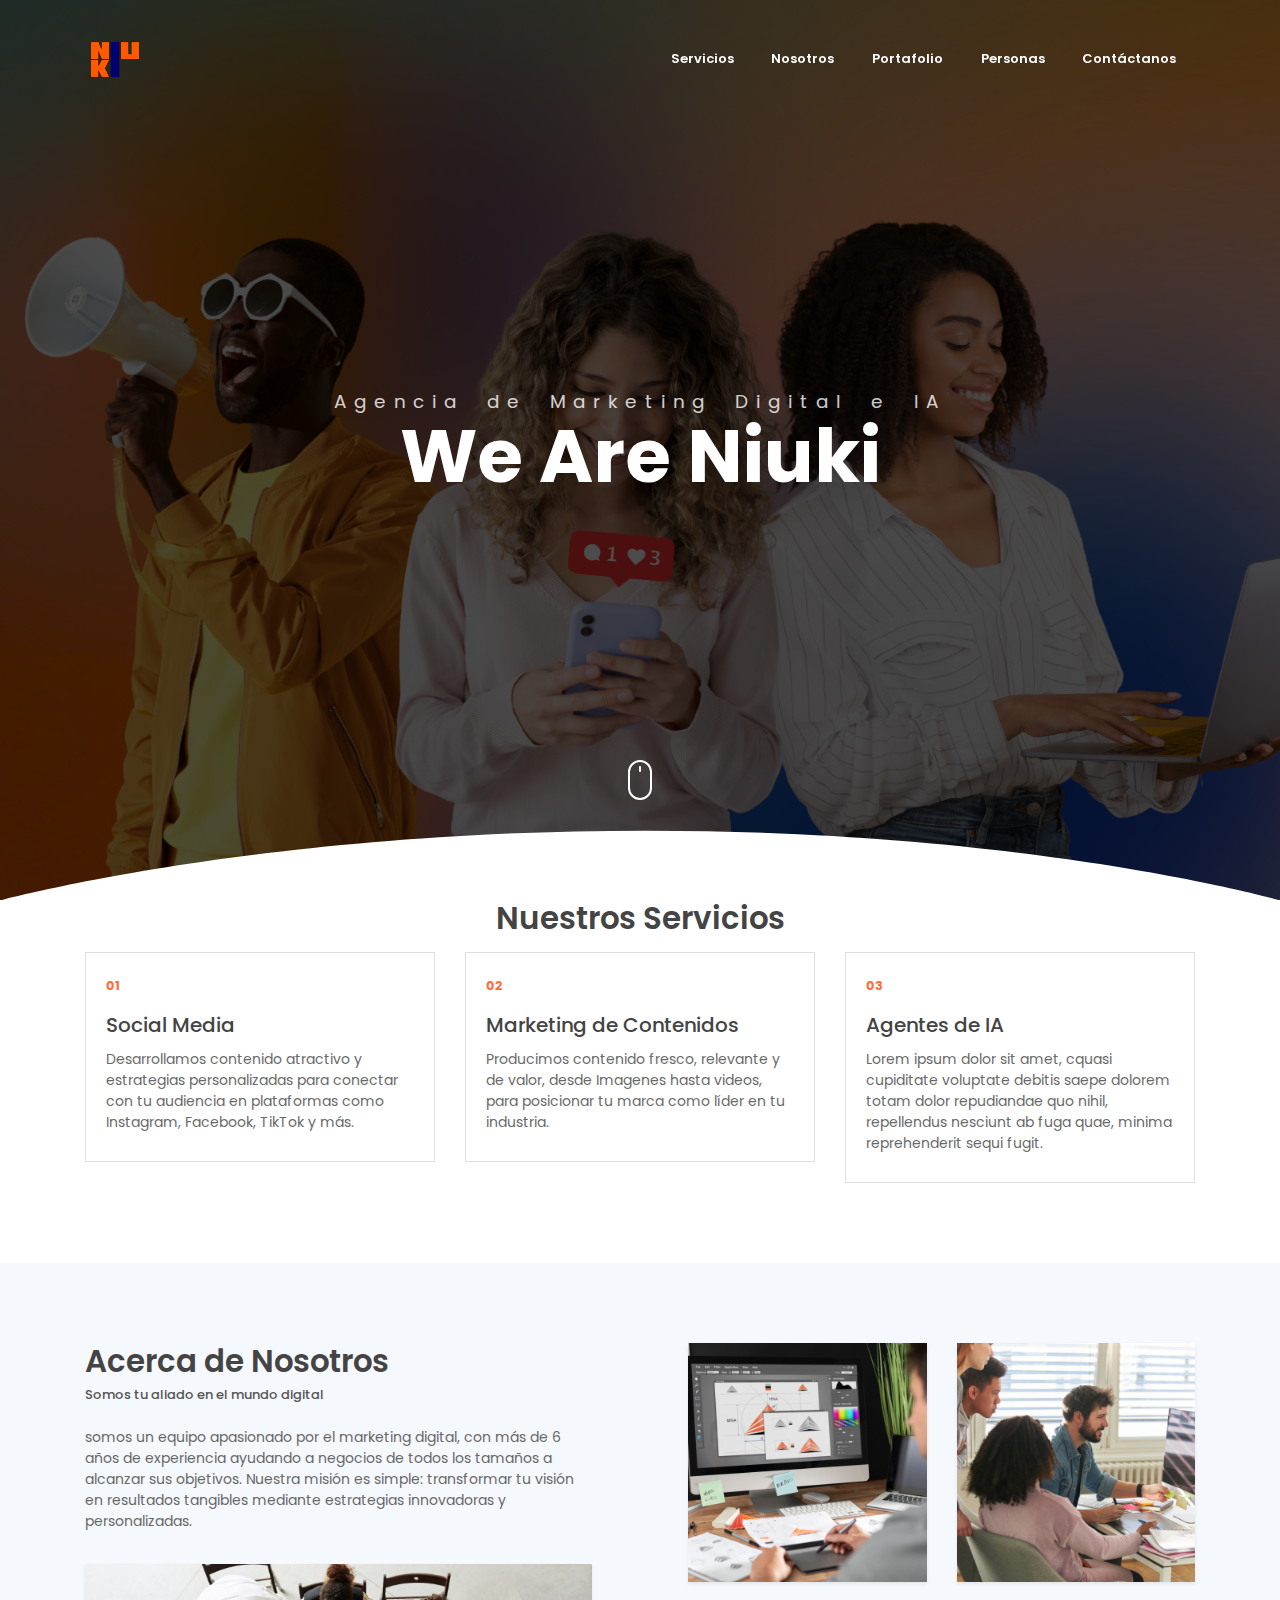
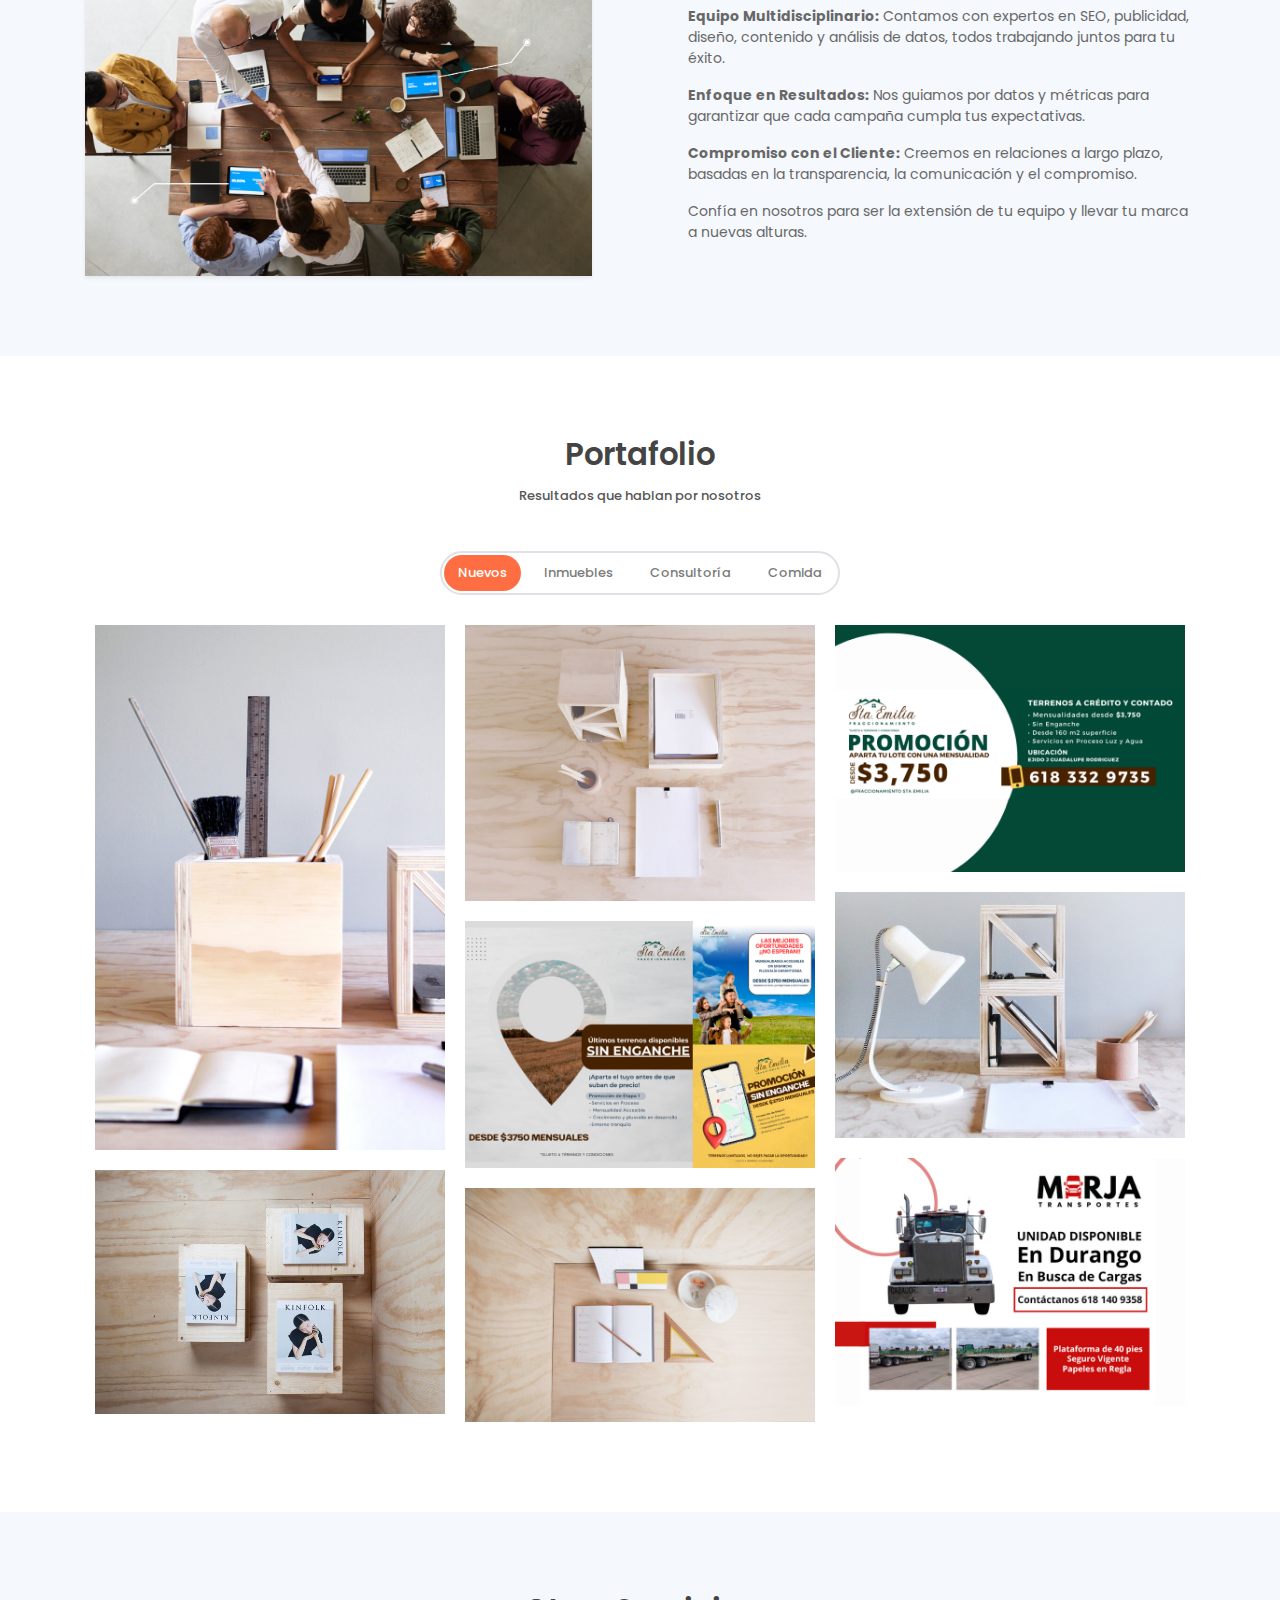
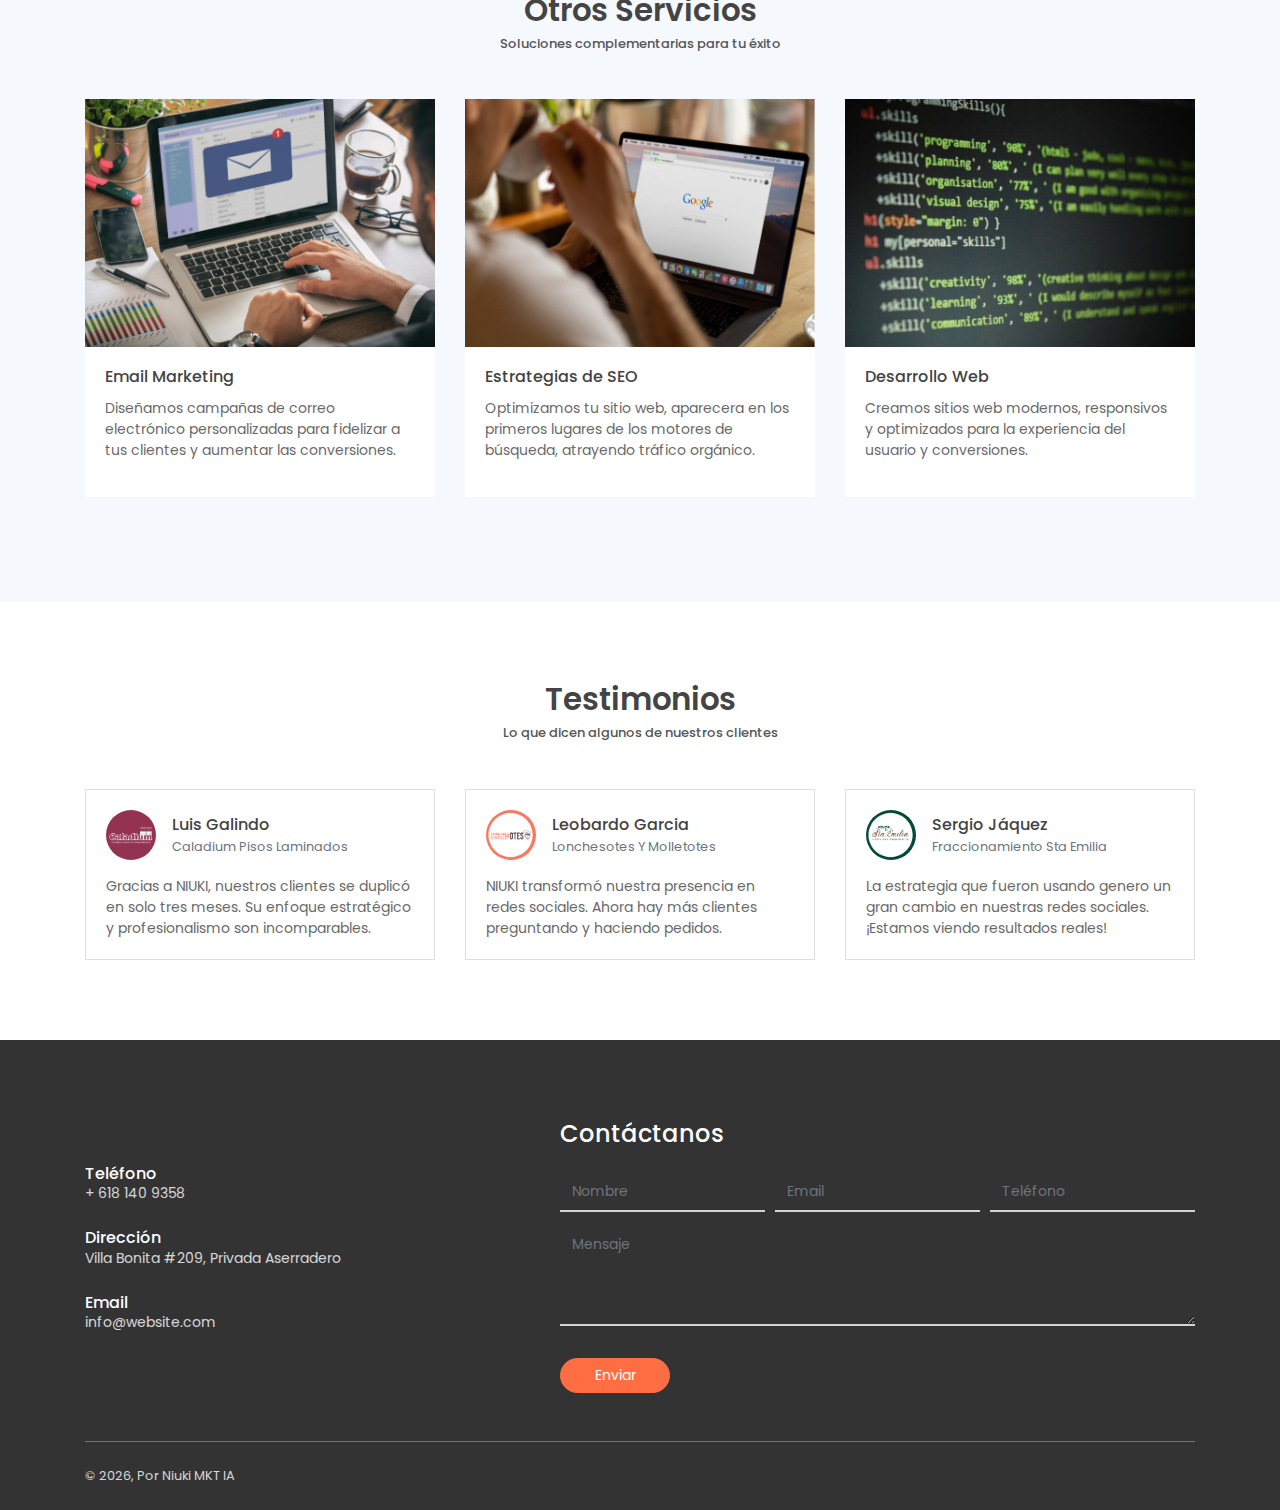
<file: index.html>
<!DOCTYPE html>
<html lang="en">
<head>
	<meta charset="utf-8">
    <meta name="viewport" content="width=device-width, initial-scale=1, shrink-to-fit=no">
    <meta name="description" content="Start your development with LeadMark landing page.">
    <meta name="author" content="Devcrud">
    <title>Niuki Marketing Digital & Consultoría</title>
    <!-- font icons -->
    <link rel="stylesheet" href="public_html/assets/vendors/themify-icons/css/themify-icons.css">
    <!-- Bootstrap + LeadMark main styles -->
	<link rel="stylesheet" href="public_html/assets/css/leadmark.css">
</head>
<body data-spy="scroll" data-target=".navbar" data-offset="40" id="home">

    <!-- page Navigation -->
    <nav class="navbar custom-navbar navbar-expand-md navbar-light fixed-top" data-spy="affix" data-offset-top="10">
        <div class="container">
            <a class="navbar-brand" href="#">
                <img src="public_html/assets/imgs/logoNK.svg" alt="">
            </a>
            <button class="navbar-toggler ml-auto" type="button" data-toggle="collapse" data-target="#navbarSupportedContent" aria-controls="navbarSupportedContent" aria-expanded="false" aria-label="Toggle navigation">
                <span class="navbar-toggler-icon"></span>
            </button>
            <div class="collapse navbar-collapse" id="navbarSupportedContent">
                <ul class="navbar-nav ml-auto">                     
                    <li class="nav-item">
                        <a class="nav-link" href="#service">Servicios</a>
                    </li>
                    <li class="nav-item">
                        <a class="nav-link" href="#about">Nosotros</a>
                    </li>
                    <li class="nav-item">
                        <a class="nav-link" href="#portfolio">Portafolio</a>
                    </li>
                    <li class="nav-item">
                        <a class="nav-link" href="#blog">Personas</a>
                    </li>
                    <li class="nav-item">
                        <a class="nav-link" href="#contact">Contáctanos</a>
                    </li>
                    
                </ul>
            </div>
        </div>
    </nav>
    <!-- End Of Second Navigation -->

    <!-- Page Header -->
    <header class="header">
        <div class="overlay">
            <h1 class="subtitle">Agencia de Marketing Digital e IA</h1>
            <h1 class="title">We Are Niuki</h1>  
        </div>  
        <div class="shape">
            <svg viewBox="0 0 1500 200">
                <path d="m 0,240 h 1500.4828 v -71.92164 c 0,0 -286.2763,-81.79324 -743.19024,-81.79324 C 300.37862,86.28512 0,168.07836 0,168.07836 Z"/>
            </svg>
        </div>  
        <div class="mouse-icon"><div class="wheel"></div></div>
    </header>
    <!-- End Of Page Header -->

    <!-- Service Section -->
    <section  id="service" class="section pt-0">
        <div class="container">
            <h6 class="section-title text-center">Nuestros Servicios</h6>

            <div class="row">
                <div class="col-md-4">
                    <div class="card mb-4 mb-md-0">
                        <div class="card-body">
                            <small class="text-primary font-weight-bold">01</small>
                            <h5 class="card-title mt-3"> Social Media <h5>
                            <p class="mb-0">Desarrollamos contenido atractivo y estrategias personalizadas para conectar con tu audiencia en plataformas como Instagram, Facebook, TikTok y más.</p>
                        </div>
                    </div>
                </div>
                <div class="col-md-4">
                    <div class="card mb-4 mb-md-0">
                        <div class="card-body">
                            <small class="text-primary font-weight-bold">02</small>
                            <h5 class="card-title mt-3">Marketing de Contenidos<h5>
                            <p class="mb-0">Producimos contenido fresco, relevante y de valor, desde Imagenes hasta videos, para posicionar tu marca como líder en tu industria.</p>
                        </div>
                    </div>
                </div>
                <div class="col-md-4">
                    <div class="card mb-4 mb-md-0">
                        <div class="card-body">
                            <small class="text-primary font-weight-bold">03</small>
                            <h5 class="card-title mt-3">Agentes de IA<h5>
                            <p class="mb-0">Lorem ipsum dolor sit amet, cquasi cupiditate voluptate debitis saepe dolorem totam dolor repudiandae quo nihil, repellendus nesciunt ab fuga quae, minima reprehenderit sequi fugit.</p>
                        </div>
                    </div>
                </div>              
            </div>
        </div>
    </section>
    <!-- End OF Service Section -->

    <!-- About Section -->
    <section class="section" id="about">
        <div class="container">
            <div class="row justify-content-between">
                <div class="col-md-6 pr-md-5 mb-4 mb-md-0">
                    <h6 class="section-title mb-0">Acerca de Nosotros</h6>
                    <h6 class="section-subtitle mb-4">Somos tu aliado en el mundo digital</h6>
                    <p >somos un equipo apasionado por el marketing digital, con más de 6 años de experiencia ayudando a negocios de todos los tamaños a alcanzar sus objetivos. Nuestra misión es simple: transformar tu visión en resultados tangibles mediante estrategias innovadoras y personalizadas.</p>
                    <img src="public_html/assets/imgs/IMG1.png" alt="" class="w-100 mt-3 shadow-sm">
                </div>
                <div class="col-md-6 pl-md-5">
                    <div class="row">
                        <div class="col-6">
                            <img src="public_html/assets/imgs/A1.png" alt="" class="w-100 shadow-sm">
                        </div>
                        <div class="col-6">
                            <img src="public_html/assets/imgs/B2.png" alt="" class="w-100 shadow-sm">
                        </div>
                        <div class="col-12 mt-4">
                            <p><b>Equipo Multidisciplinario:</b> Contamos con expertos en SEO, publicidad, diseño, contenido y análisis de datos, todos trabajando juntos para tu éxito.</p>
                            <p><b>Enfoque en Resultados:</b> Nos guiamos por datos y métricas para garantizar que cada campaña cumpla tus expectativas.<br>
                            </p>
                            <p><b>Compromiso con el Cliente:</b> Creemos en relaciones a largo plazo, basadas en la transparencia, la comunicación y el compromiso.<br>
                            </p>
                            <p>Confía en nosotros para ser la extensión de tu equipo y llevar tu marca a nuevas alturas.</p>
                        </div>
                    </div>
                </div>
            </div>              
        </div>
    </section>
    <!-- End OF About Section -->

    <!-- Portfolio Section -->
    <section id="portfolio" class="section portfolio-section">
        <div class="container">
            <h6 class="section-title text-center">Portafolio</h6>
            <h6 class="section-subtitle mb-5 text-center">Resultados que hablan por nosotros</h6>
            <div class="filters">
                <a href="#" data-filter=".new" class="active">
                    Nuevos
                </a>
                <a href="#" data-filter=".advertising">
                    Inmuebles
                </a>
                <a href="#" data-filter=".branding">
                    Consultoría
                </a>
                <a href="#" data-filter=".web">
                    Comida
                </a>
            </div>
            <div class="portfolio-container"> 
                <div class="col-md-6 col-lg-4 web new">
                    <div class="portfolio-item">
                        <img src="public_html/assets/imgs/web-1.jpg" class="img-fluid" alt="Download free bootstrap 4 admin dashboard, free boootstrap 4 templates">
                        <div class="content-holder">
                            <a class="img-popup" href="public_html/assets/imgs/web-1.jpg"></a>
                            <div class="text-holder">
                                <h6 class="title">WEB</h6>
                                <p class="subtitle">Expedita corporis doloremque velit in totam!</p>
                            </div>
                        </div>   
                    </div>             
                </div>
                <div class="col-md-6 col-lg-4 web new">
                    <div class="portfolio-item">
                        <img src="public_html/assets/imgs/web-2.jpg" class="img-fluid" alt="Download free bootstrap 4 admin dashboard, free boootstrap 4 templates">
                        <div class="content-holder">
                            <a class="img-popup" href="public_html/assets/imgs/web-2.jpg"></a>
                            <div class="text-holder">
                                <h6 class="title">WEB</h6>
                                <p class="subtitle">Expedita corporis doloremque velit in totam!</p>
                            </div>
                        </div> 
                    </div>                         
                </div>
                <div class="col-md-6 col-lg-4 advertising new">
                    <div class="portfolio-item">
                        <img src="public_html/assets/imgs/adve2.png" class="img-fluid" alt="Download free bootstrap 4 admin dashboard, free boootstrap 4 templates">                         
                        <div class="content-holder">
                            <a class="img-popup" href="public_html/assets/imgs/adve2.png"></a>
                            <div class="text-holder">
                                <h6 class="title">STA EMILIA</h6>
                                <p class="subtitle">Expedita corporis doloremque velit in totam!</p>
                            </div>
                        </div>    
                    </div>              
                </div> 
                <div class="col-md-6 col-lg-4 web">
                    <div class="portfolio-item">
                        <img src="public_html/assets/imgs/web-4.jpg" class="img-fluid" alt="Download free bootstrap 4 admin dashboard, free boootstrap 4 templates">
                        <div class="content-holder">
                            <a class="img-popup" href="public_html/assets/imgs/web-4.jpg"></a>
                            <div class="text-holder">
                                <h6 class="title">WEB</h6>
                                <p class="subtitle">Expedita corporis doloremque velit in totam!</p>
                            </div>
                        </div>
                    </div>                                                     
                </div>

                <div class="col-md-6 col-lg-4 advertising"> 
                    <div class="portfolio-item">
                        <img src="public_html/assets/imgs/adve1.png" class="img-fluid" alt="Download free bootstrap 4 admin dashboard, free boootstrap 4 templates">                               
                        <div class="content-holder">
                            <a class="img-popup" href="public_html/assets/imgs/adve1.png"></a>
                            <div class="text-holder">
                                <h6 class="title">STA EMILIA</h6>
                                <p class="subtitle">Expedita corporis doloremque velit in totam!</p>
                            </div>
                        </div>
                    </div>                                                       
                </div> 
                <div class="col-md-6 col-lg-4 web new">
                    <div class="portfolio-item">
                        <img src="public_html/assets/imgs/web-3.jpg" class="img-fluid" alt="Download free bootstrap 4 admin dashboard, free boootstrap 4 templates">  
                       <div class="content-holder">
                            <a class="img-popup" href="public_html/assets/imgs/web-3.jpg"></a>
                            <div class="text-holder">
                                <h6 class="title">WEB</h6>
                                <p class="subtitle">Expedita corporis doloremque velit in totam!</p>
                            </div>
                        </div>
                    </div>                                                     
                </div>
                <div class="col-md-6 col-lg-4 advertising new">
                    <div class="portfolio-item">
                        <img src="public_html/assets/imgs/adve3.png" class="img-fluid" alt="Download free bootstrap 4 admin dashboard, free boootstrap 4 templates">       
                       <div class="content-holder">
                            <a class="img-popup" href="public_html/assets/imgs/adve3.png"></a>
                            <div class="text-holder">
                                <h6 class="title">STA EMILIA</h6>
                                <p class="subtitle">Expedita corporis doloremque velit in totam!</p>
                            </div>
                        </div>
                    </div>                                                       
                </div> 
                <div class="col-md-6 col-lg-4 advertising new"> 
                    <div class="portfolio-item">
                        <img src="public_html/assets/imgs/adve4.png" class="img-fluid" alt="Download free bootstrap 4 admin dashboard, free boootstrap 4 templates">            
                        <div class="content-holder">
                            <a class="img-popup" href="public_html/assets/imgs/adve4.png"></a>
                            <div class="text-holder">
                                <h6 class="title">Marja Transportes</h6>
                                <p class="subtitle">Expedita corporis doloremque velit in totam!</p>
                            </div>
                        </div>
                    </div>
                            
                </div> 
                <div class="col-md-6 col-lg-4 branding new">
                    <div class="portfolio-item">
                        <img src="public_html/assets/imgs/branding-1.jpg" class="img-fluid" alt="Download free bootstrap 4 admin dashboard, free boootstrap 4 templates">                        
                        <div class="content-holder">
                            <a class="img-popup" href="public_html/assets/imgs/branding-1.jpg"></a>
                            <div class="text-holder">
                                <h6 class="title">BRANDING</h6>
                                <p class="subtitle">Expedita corporis doloremque velit in totam!</p>
                            </div>
                        </div> 
                    </div>
                </div> 
                <div class="col-md-6 col-lg-4 branding">
                    <div class="portfolio-item">
                        <img src="public_html/assets/imgs/branding-2.jpg" class="img-fluid" alt="Download free bootstrap 4 admin dashboard, free boootstrap 4 templates">  
                        <div class="content-holder">
                            <a class="img-popup" href="public_html/assets/imgs/branding-2.jpg"></a>
                            <div class="text-holder">
                                <h6 class="title">BRANDING</h6>
                                <p class="subtitle">Expedita corporis doloremque velit in totam!</p>
                            </div>
                        </div>
                    </div>                                                     
                </div> 
                <div class="col-md-6 col-lg-4 branding new">
                    <div class="portfolio-item">
                        <img src="public_html/assets/imgs/branding-3.jpg" class="img-fluid" alt="Download free bootstrap 4 admin dashboard, free boootstrap 4 templates">   
                        <div class="content-holder">
                            <a class="img-popup" href="public_html/assets/imgs/branding-3.jpg"></a>
                            <div class="text-holder">
                                <h6 class="title">BRANDING</h6>
                                <p class="subtitle">Expedita corporis doloremque velit in totam!</p>
                            </div>
                        </div>
                    </div>                                                    
                </div> 
                <div class="col-md-6 col-lg-4 branding">
                    <div class="portfolio-item">
                        <img src="public_html/assets/imgs/branding-4.jpg" class="img-fluid" alt="Download free bootstrap 4 admin dashboard, free boootstrap 4 templates">                      
                        <div class="content-holder">
                            <a class="img-popup" href="public_html/assets/imgs/branding-4.jpg"></a>
                            <div class="text-holder">
                                <h6 class="title">BRANDING</h6>
                                <p class="subtitle">Expedita corporis doloremque velit in totam!</p>
                            </div>
                        </div>
                    </div>                                                      
                </div> 
                <div class="col-md-6 col-lg-4 branding">
                    <div class="portfolio-item">
                        <img src="public_html/assets/imgs/branding-5.jpg" class="img-fluid" alt="Download free bootstrap 4 admin dashboard, free boootstrap 4 templates">          
                        <div class="content-holder">
                            <a class="img-popup" href="public_html/assets/imgs/branding-5.jpg"></a>
                            <div class="text-holder">
                                <h6 class="title">BRANDING</h6>
                                <p class="subtitle">Expedita corporis doloremque velit in totam!</p>
                            </div>
                        </div>
                    </div>                                                   
                </div>
            </div>   
        </div>            
    </section>
    <!-- End of portfolio section -->

    <!-- Blog Section -->
    <section class="section" id="blog">
        <div class="container">
            <h6 class="section-title mb-0 text-center">Otros Servicios</h6>
            <h6 class="section-subtitle mb-5 text-center">Soluciones complementarias para tu éxito</h6>

            <div class="row">
                <div class="col-md-4">
                    <div class="card border-0 mb-4">
                        <img src="public_html/assets/imgs/1.png" alt="" class="card-img-top w-100">
                        <div class="card-body">                         
                            <h6 class="card-title">Email Marketing</h6>
                            <p>Diseñamos campañas de correo electrónico personalizadas para fidelizar a tus clientes y aumentar las conversiones.</p>
                        </div>
                    </div>
                </div>
                <div class="col-md-4">
                    <div class="card border-0 mb-4">
                        <img src="public_html/assets/imgs/2.png" alt="" class="card-img-top w-100">
                        <div class="card-body">                         
                            <h6 class="card-title"> Estrategias de SEO</h5>
                            <p>Optimizamos tu sitio web, aparecera en los primeros lugares de los motores de búsqueda, atrayendo tráfico orgánico.</p>
                        </div>
                    </div>
                </div>
                <div class="col-md-4">
                    <div class="card border-0 mb-4">
                        <img src="public_html/assets/imgs/blog-3.jpg" alt="" class="card-img-top w-100">
                        <div class="card-body">                         
                            <h6 class="card-title">Desarrollo Web</h6>
                            <p>Creamos sitios web modernos, responsivos y optimizados para la experiencia del usuario y conversiones.</p>
                        </div>
                    </div>
                </div>
            </div>
        </div>
    </section>
    <!-- End of Blog Section -->

    <!-- Testmonial Section -->
    <section class="section" id="testmonial">
        <div class="container">
            <h6 class="section-title text-center mb-0">Testimonios</h6>
            <h6 class="section-subtitle mb-5 text-center">Lo que dicen algunos de nuestros clientes</h6>
            <div class="row">
                <div class="col-md-4 my-3 my-md-0">
                    <div class="card">
                        <div class="card-body">
                            <div class="media align-items-center mb-3">
                                <img class="mr-3" src="public_html/assets/imgs/avatar3.png" alt="">
                                <div class="media-body">
                                    <h6 class="mt-1 mb-0">Luis Galindo</h6>
                                    <small class="text-muted mb-0">Caladium Pisos Laminados</small>     
                                </div>
                            </div>
                            <p class="mb-0">Gracias a NIUKI, nuestros clientes se duplicó en solo tres meses. Su enfoque estratégico y profesionalismo son incomparables.</p>
                        </div>
                    </div>
                </div>
                <div class="col-md-4 my-3 my-md-0">
                    <div class="card">
                        <div class="card-body">
                            <div class="media align-items-center mb-3">
                                <img class="mr-3" src="public_html/assets/imgs/avatar2.png" alt="">
                                <div class="media-body">
                                    <h6 class="mt-1 mb-0">Leobardo Garcia</h6>
                                    <small class="text-muted mb-0">Lonchesotes Y Molletotes</small>      
                                </div>
                            </div>
                            <p class="mb-0">NIUKI transformó nuestra presencia en redes sociales. Ahora hay más clientes preguntando y haciendo pedidos.</p>
                        </div>
                    </div>
                </div>
                <div class="col-md-4 my-3 my-md-0">
                    <div class="card">
                        <div class="card-body">
                            <div class="media align-items-center mb-3">
                                <img class="mr-3" src="public_html/assets/imgs/avatar1.png" alt="">
                                <div class="media-body">
                                    <h6 class="mt-1 mb-0">Sergio Jáquez</h6>
                                    <small class="text-muted mb-0">Fraccionamiento Sta Emilia</small>        
                                </div>
                            </div>
                            <p class="mb-0">La estrategia que fueron usando genero un gran cambio en nuestras redes sociales. ¡Estamos viendo resultados reales!</p>
                        </div>
                    </div>
                </div>
            </div>
        </div>
    </section>
    <!-- End of Testmonial Section -->

    <!-- Contact Section -->
    <section id="contact" class="section has-img-bg pb-0">
        <div class="container">
            <div class="row align-items-center">
                <div class="col-md-5 my-3">
                    <h6 class="mb-0">Teléfono</h6>
                    <p class="mb-4">+ 618 140 9358</p>

                    <h6 class="mb-0">Dirección</h6>
                    <p class="mb-4">Villa Bonita #209, Privada Aserradero</p>

                    <h6 class="mb-0">Email</h6>
                    <p class="mb-0">info@website.com</p>
                    <p></p>
                </div>
                <div class="col-md-7">
                    <form>
                        <h4 class="mb-4">Contáctanos</h4>
                        <div class="form-row">
                            <div class="form-group col-sm-4">
                                <input type="text" class="form-control text-white rounded-0 bg-transparent" name="nombre" placeholder="Nombre">
                            </div>
                            <div class="form-group col-sm-4">
                                <input type="email" class="form-control text-white rounded-0 bg-transparent" name="Email" placeholder="Email">
                            </div>
                            <div class="form-group col-sm-4">
                                <input type="text" class="form-control text-white rounded-0 bg-transparent" name="Teléfono" placeholder="Teléfono">
                            </div>
                            <div class="form-group col-12">
                                <textarea name="message" id="" cols="30" rows="4" class="form-control text-white rounded-0 bg-transparent" placeholder="Mensaje"></textarea>

                            </div>
                            <div class="form-group col-12 mb-0">
                                <button type="submit" class="btn btn-primary rounded w-md mt-3">Enviar</button>
                            </div>                          
                        </div>                          
                    </form>
                </div>
            </div>
            <!-- Page Footer -->
            <footer class="mt-5 py-4 border-top border-secondary">
                <p class="mb-0 small">&copy; <script>document.write(new Date().getFullYear())</script>,  Por Niuki MKT IA</p>     
            </footer>
            <!-- End of Page Footer -->  
        </div>
    </section>
	
	<!-- core  -->
    <script src="public_html/assets/vendors/jquery/jquery-3.4.1.js"></script>
    <script src="public_html/assets/vendors/bootstrap/bootstrap.bundle.js"></script>

    <!-- bootstrap 3 affix -->
	<script src="public_html/assets/vendors/bootstrap/bootstrap.affix.js"></script>

    <!-- Isotope -->
    <script src="public_html/assets/vendors/isotope/isotope.pkgd.js"></script>

    <!-- LeadMark js -->
    <script src="public_html/assets/js/leadmark.js"></script>

</body>
</html>
</file>
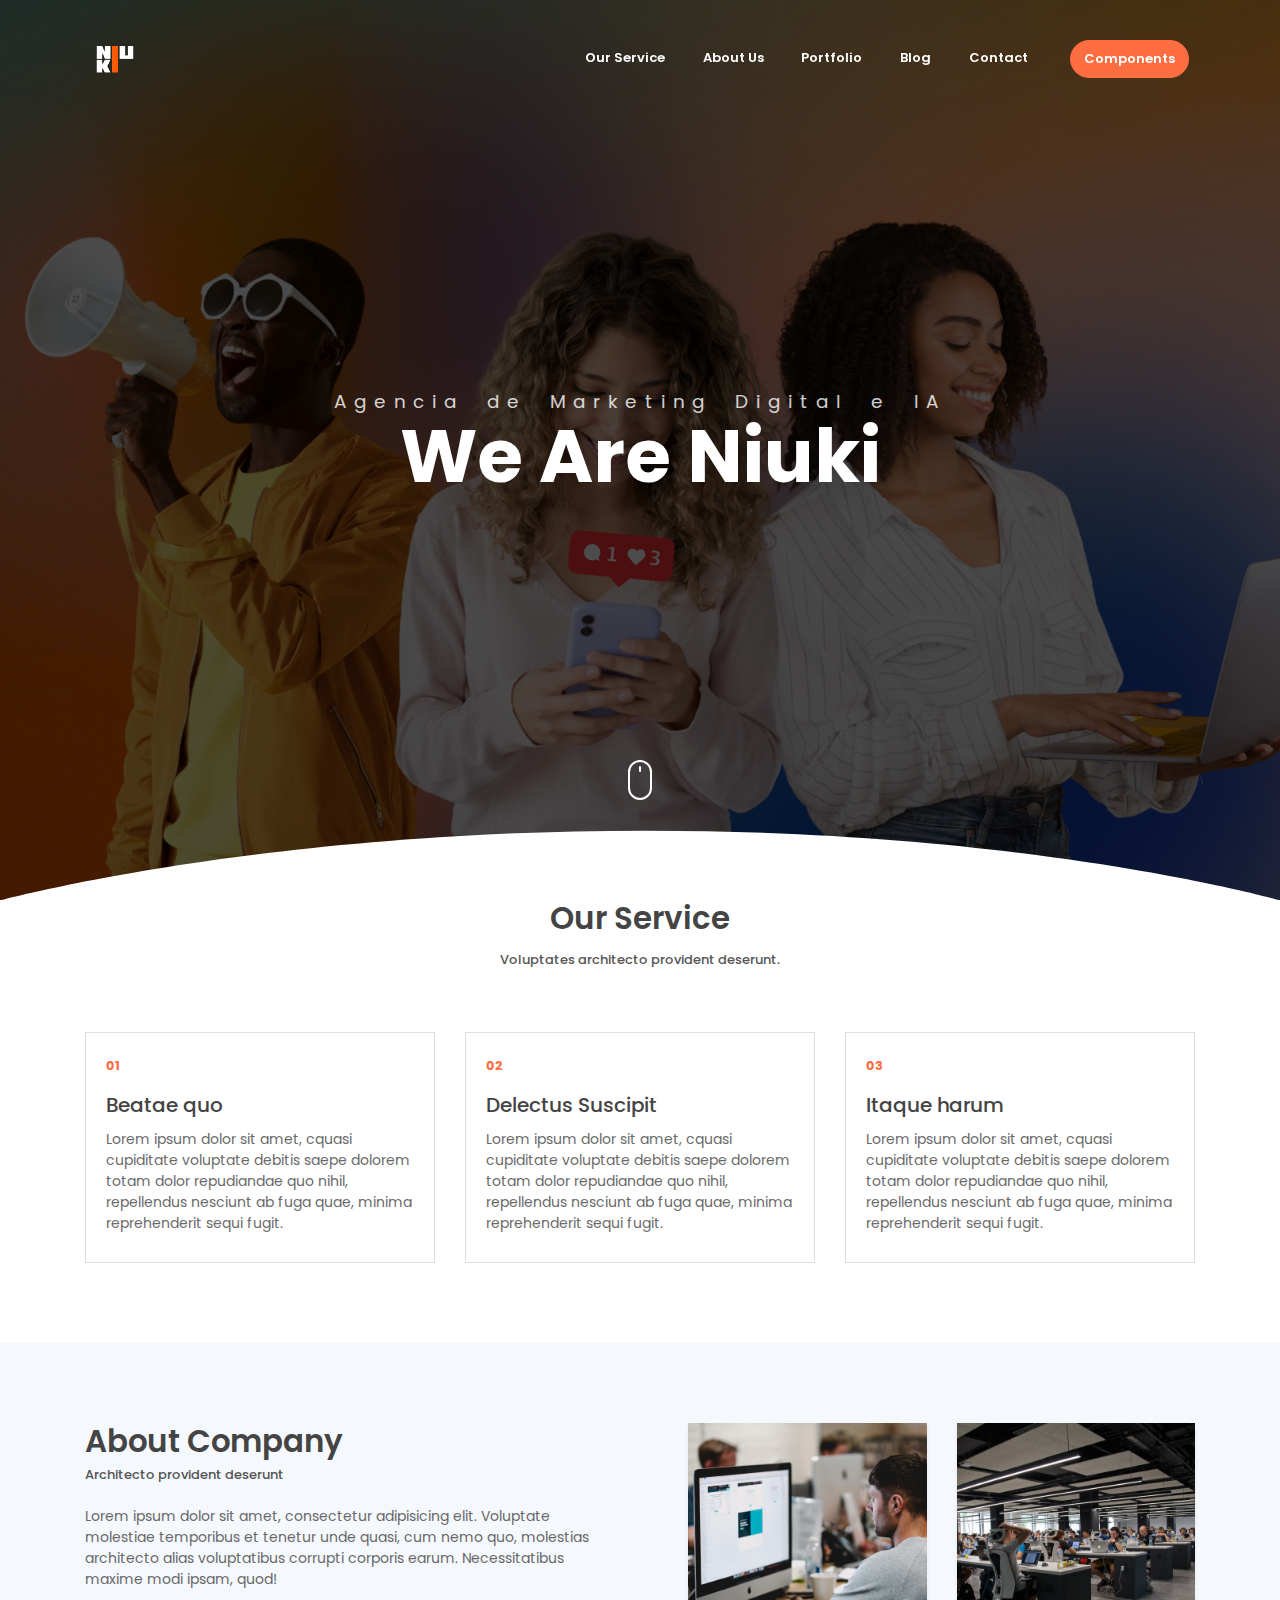
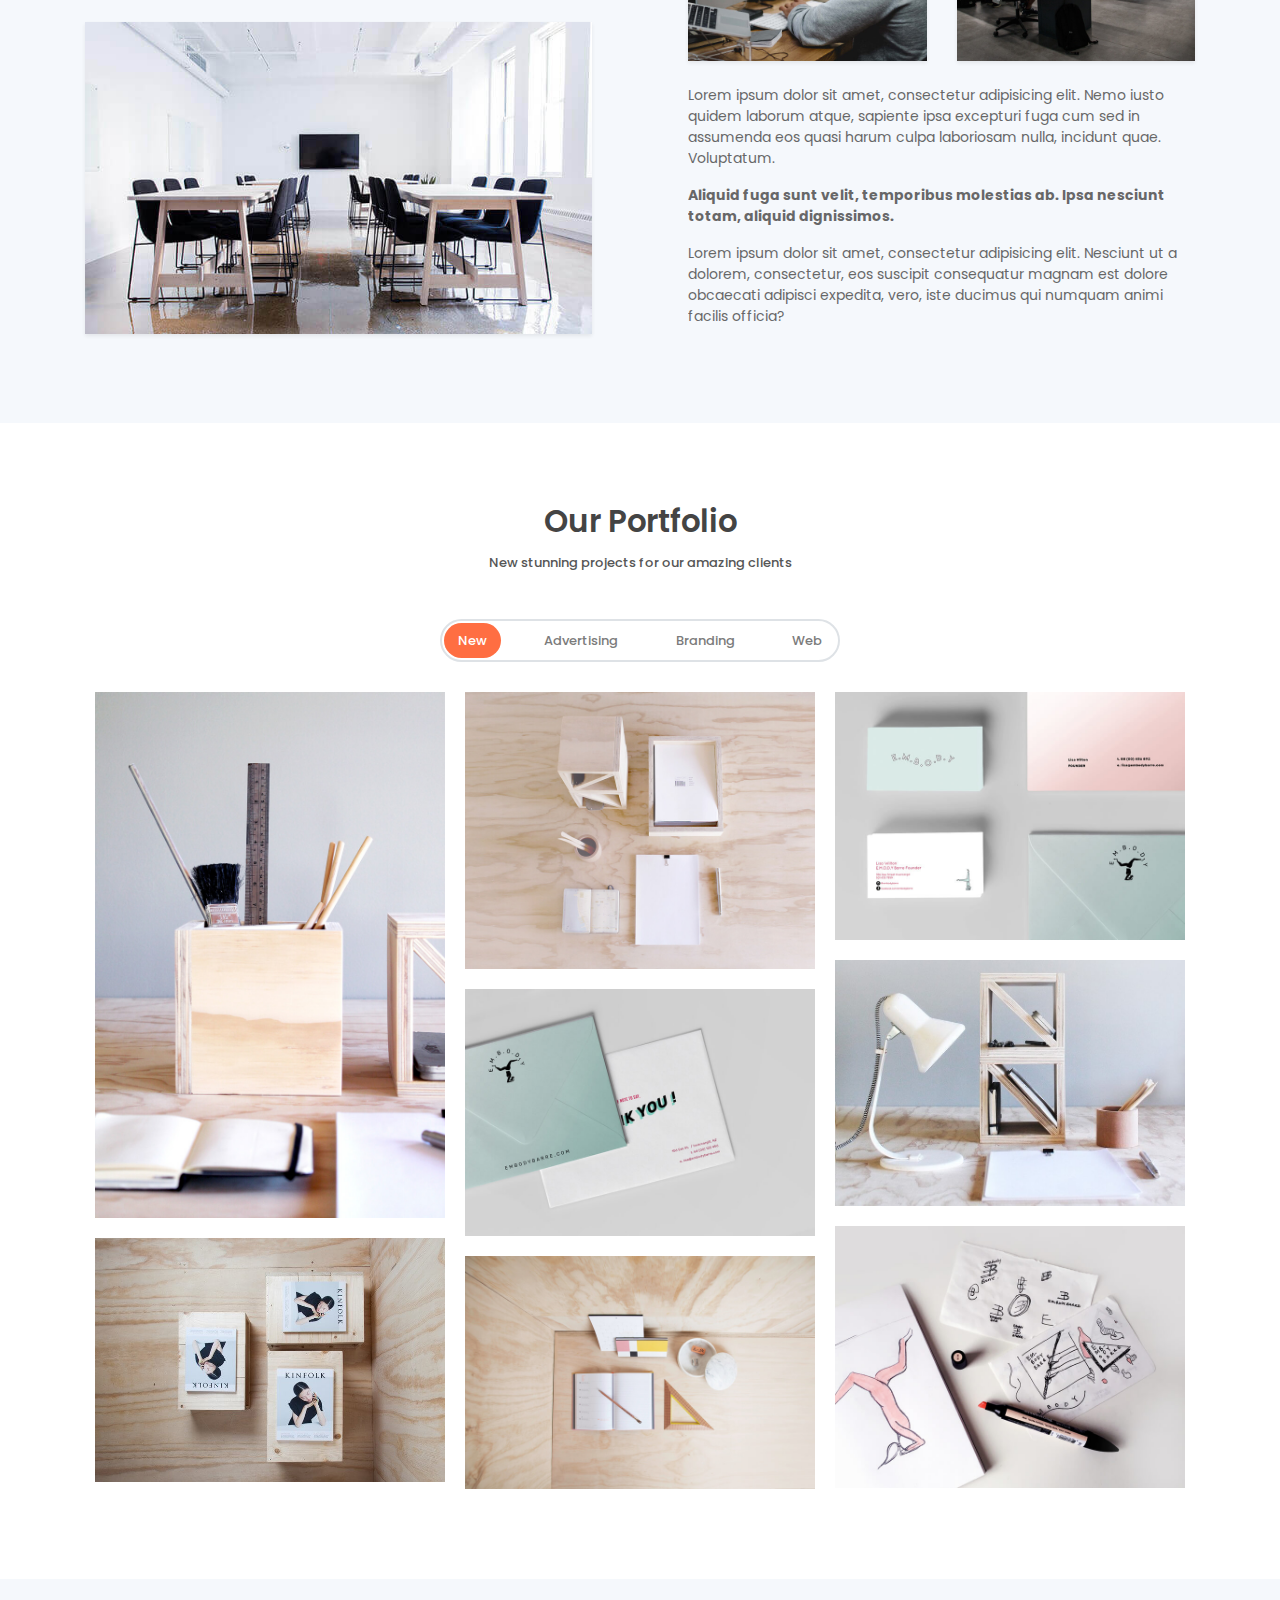
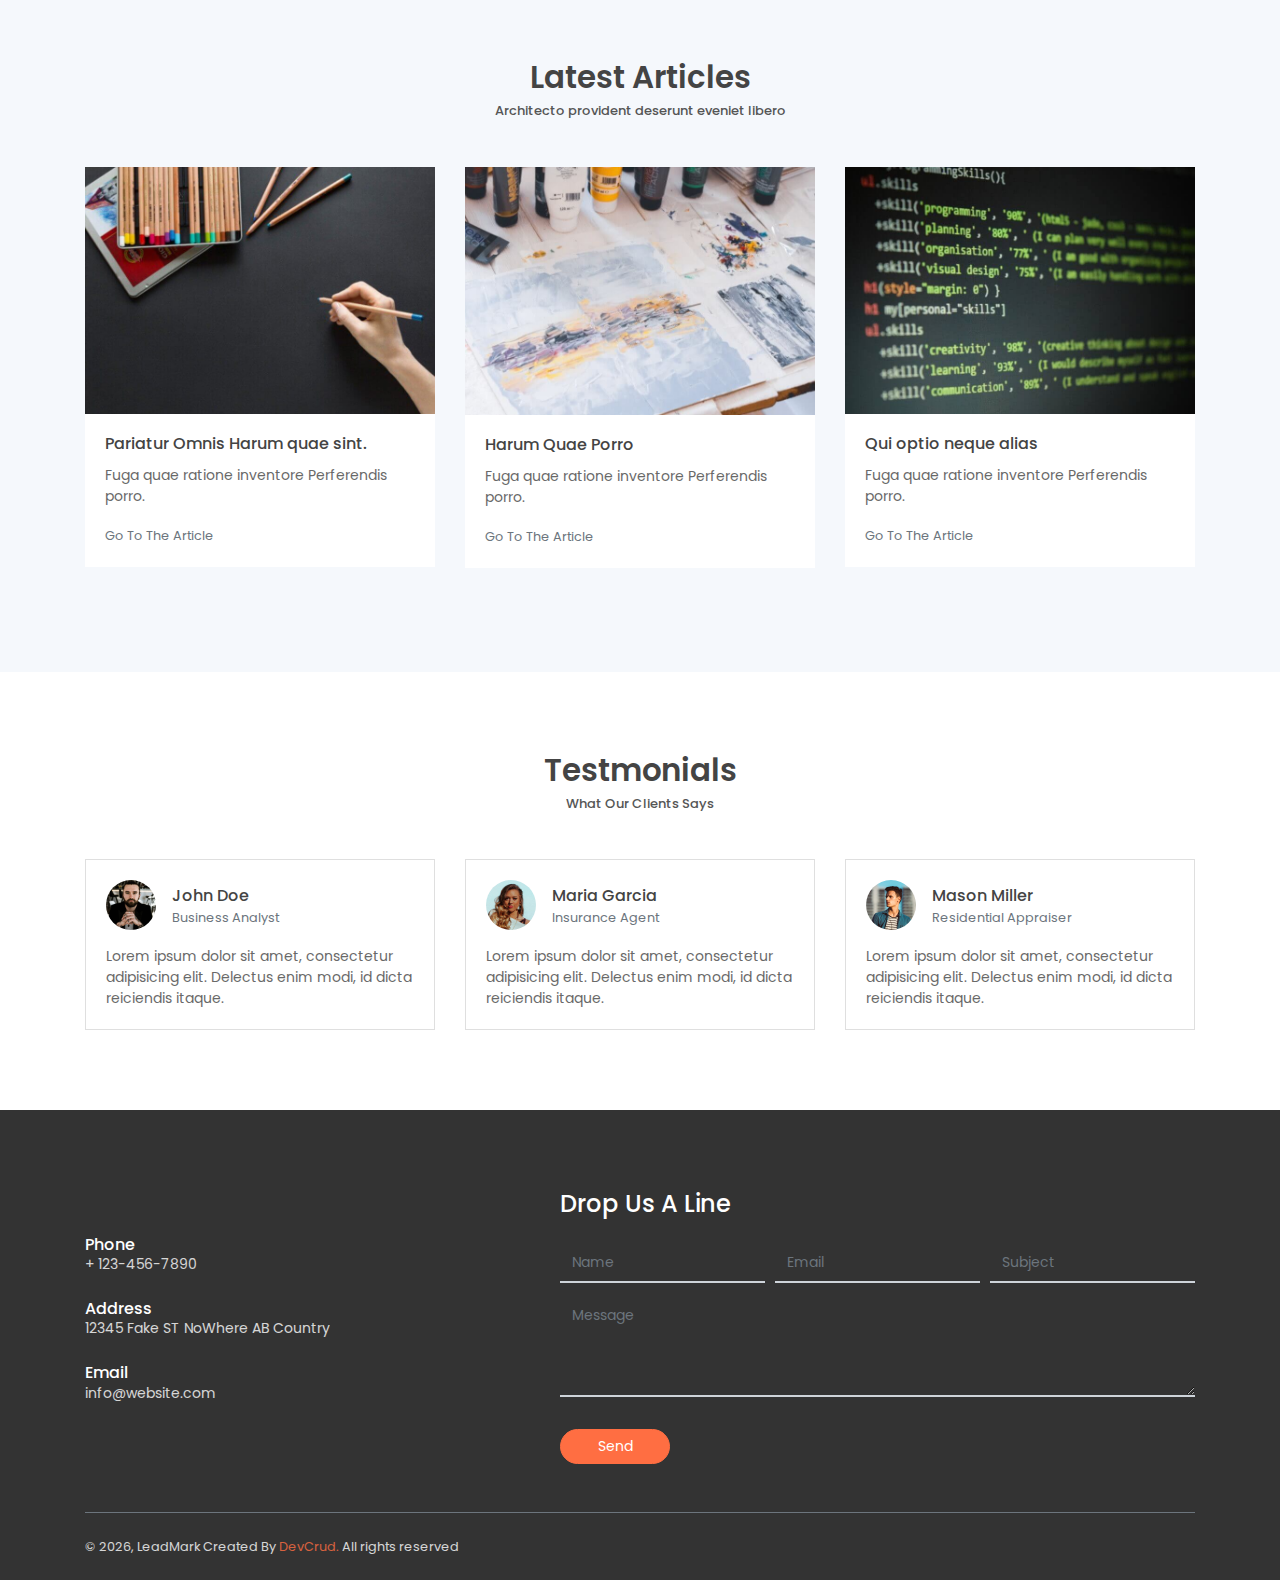
<file: public_html/index.html>
<!DOCTYPE html>
<html lang="en">
<head>
	<meta charset="utf-8">
    <meta name="viewport" content="width=device-width, initial-scale=1, shrink-to-fit=no">
    <meta name="description" content="Start your development with LeadMark landing page.">
    <meta name="author" content="Devcrud">
    <title>LeadMark Landing page | Free Bootstrap 4.3.x landing page</title>
    <!-- font icons -->
    <link rel="stylesheet" href="assets/vendors/themify-icons/css/themify-icons.css">
    <!-- Bootstrap + LeadMark main styles -->
	<link rel="stylesheet" href="assets/css/leadmark.css">
</head>
<body data-spy="scroll" data-target=".navbar" data-offset="40" id="home">

    <!-- page Navigation -->
    <nav class="navbar custom-navbar navbar-expand-md navbar-light fixed-top" data-spy="affix" data-offset-top="10">
        <div class="container">
            <a class="navbar-brand" href="#">
                <img src="assets/imgs/logoNiuki.svg" alt="">
            </a>
            <button class="navbar-toggler ml-auto" type="button" data-toggle="collapse" data-target="#navbarSupportedContent" aria-controls="navbarSupportedContent" aria-expanded="false" aria-label="Toggle navigation">
                <span class="navbar-toggler-icon"></span>
            </button>
            <div class="collapse navbar-collapse" id="navbarSupportedContent">
                <ul class="navbar-nav ml-auto">                     
                    <li class="nav-item">
                        <a class="nav-link" href="#service">Our Service</a>
                    </li>
                    <li class="nav-item">
                        <a class="nav-link" href="#about">About Us</a>
                    </li>
                    <li class="nav-item">
                        <a class="nav-link" href="#portfolio">Portfolio</a>
                    </li>
                    <li class="nav-item">
                        <a class="nav-link" href="#blog">Blog</a>
                    </li>
                    <li class="nav-item">
                        <a class="nav-link" href="#contact">Contact</a>
                    </li>
                    <li class="nav-item">
                        <a href="components.html" class="ml-4 nav-link btn btn-primary btn-sm rounded">Components</a>
                    </li>
                </ul>
            </div>
        </div>
    </nav>
    <!-- End Of Second Navigation -->

    <!-- Page Header -->
    <header class="header">
        <div class="overlay">
            <h1 class="subtitle">Agencia de Marketing Digital e IA</h1>
            <h1 class="title">We Are Niuki</h1>  
        </div>  
        <div class="shape">
            <svg viewBox="0 0 1500 200">
                <path d="m 0,240 h 1500.4828 v -71.92164 c 0,0 -286.2763,-81.79324 -743.19024,-81.79324 C 300.37862,86.28512 0,168.07836 0,168.07836 Z"/>
            </svg>
        </div>  
        <div class="mouse-icon"><div class="wheel"></div></div>
    </header>
    <!-- End Of Page Header -->

    <!-- Service Section -->
    <section  id="service" class="section pt-0">
        <div class="container">
            <h6 class="section-title text-center">Our Service</h6>
            <h6 class="section-subtitle text-center mb-5 pb-3">Voluptates architecto provident deserunt.</h6>

            <div class="row">
                <div class="col-md-4">
                    <div class="card mb-4 mb-md-0">
                        <div class="card-body">
                            <small class="text-primary font-weight-bold">01</small>
                            <h5 class="card-title mt-3"> Beatae quo <h5>
                            <p class="mb-0">Lorem ipsum dolor sit amet, cquasi cupiditate voluptate debitis saepe dolorem totam dolor repudiandae quo nihil, repellendus nesciunt ab fuga quae, minima reprehenderit sequi fugit.</p>
                        </div>
                    </div>
                </div>
                <div class="col-md-4">
                    <div class="card mb-4 mb-md-0">
                        <div class="card-body">
                            <small class="text-primary font-weight-bold">02</small>
                            <h5 class="card-title mt-3">Delectus Suscipit<h5>
                            <p class="mb-0">Lorem ipsum dolor sit amet, cquasi cupiditate voluptate debitis saepe dolorem totam dolor repudiandae quo nihil, repellendus nesciunt ab fuga quae, minima reprehenderit sequi fugit.</p>
                        </div>
                    </div>
                </div>
                <div class="col-md-4">
                    <div class="card mb-4 mb-md-0">
                        <div class="card-body">
                            <small class="text-primary font-weight-bold">03</small>
                            <h5 class="card-title mt-3">Itaque harum<h5>
                            <p class="mb-0">Lorem ipsum dolor sit amet, cquasi cupiditate voluptate debitis saepe dolorem totam dolor repudiandae quo nihil, repellendus nesciunt ab fuga quae, minima reprehenderit sequi fugit.</p>
                        </div>
                    </div>
                </div>              
            </div>
        </div>
    </section>
    <!-- End OF Service Section -->

    <!-- About Section -->
    <section class="section" id="about">
        <div class="container">
            <div class="row justify-content-between">
                <div class="col-md-6 pr-md-5 mb-4 mb-md-0">
                    <h6 class="section-title mb-0">About Company</h6>
                    <h6 class="section-subtitle mb-4">Architecto provident deserunt</h6>
                    <p >Lorem ipsum dolor sit amet, consectetur adipisicing elit. Voluptate molestiae temporibus et tenetur unde quasi, cum nemo quo, molestias architecto alias voluptatibus corrupti corporis earum. Necessitatibus maxime modi ipsam, quod!</p>
                    <img src="assets/imgs/about.jpg" alt="" class="w-100 mt-3 shadow-sm">
                </div>
                <div class="col-md-6 pl-md-5">
                    <div class="row">
                        <div class="col-6">
                            <img src="assets/imgs/about-1.jpg" alt="" class="w-100 shadow-sm">
                        </div>
                        <div class="col-6">
                            <img src="assets/imgs/about-2.jpg" alt="" class="w-100 shadow-sm">
                        </div>
                        <div class="col-12 mt-4">
                            <p>Lorem ipsum dolor sit amet, consectetur adipisicing elit. Nemo iusto quidem laborum atque, sapiente ipsa excepturi fuga cum sed in assumenda eos quasi harum culpa laboriosam nulla, incidunt quae. Voluptatum.</p>
                            <p><b>Aliquid fuga sunt velit, temporibus molestias ab. Ipsa nesciunt totam, aliquid dignissimos.</b><br>
                            </p>
                            <p>Lorem ipsum dolor sit amet, consectetur adipisicing elit. Nesciunt ut a dolorem, consectetur, eos suscipit consequatur magnam est dolore obcaecati adipisci expedita, vero, iste ducimus qui numquam animi facilis officia?</p>
                        </div>
                    </div>
                </div>
            </div>              
        </div>
    </section>
    <!-- End OF About Section -->

    <!-- Portfolio Section -->
    <section id="portfolio" class="section portfolio-section">
        <div class="container">
            <h6 class="section-title text-center">Our Portfolio</h6>
            <h6 class="section-subtitle mb-5 text-center">New stunning projects for our amazing clients</h6>
            <div class="filters">
                <a href="#" data-filter=".new" class="active">
                    New
                </a>
                <a href="#" data-filter=".advertising">
                    Advertising
                </a>
                <a href="#" data-filter=".branding">
                    Branding
                </a>
                <a href="#" data-filter=".web">
                    Web
                </a>
            </div>
            <div class="portfolio-container"> 
                <div class="col-md-6 col-lg-4 web new">
                    <div class="portfolio-item">
                        <img src="assets/imgs/web-1.jpg" class="img-fluid" alt="Download free bootstrap 4 admin dashboard, free boootstrap 4 templates">
                        <div class="content-holder">
                            <a class="img-popup" href="assets/imgs/web-1.jpg"></a>
                            <div class="text-holder">
                                <h6 class="title">WEB</h6>
                                <p class="subtitle">Expedita corporis doloremque velit in totam!</p>
                            </div>
                        </div>   
                    </div>             
                </div>
                <div class="col-md-6 col-lg-4 web new">
                    <div class="portfolio-item">
                        <img src="assets/imgs/web-2.jpg" class="img-fluid" alt="Download free bootstrap 4 admin dashboard, free boootstrap 4 templates">
                        <div class="content-holder">
                            <a class="img-popup" href="assets/imgs/web-2.jpg"></a>
                            <div class="text-holder">
                                <h6 class="title">WEB</h6>
                                <p class="subtitle">Expedita corporis doloremque velit in totam!</p>
                            </div>
                        </div> 
                    </div>                         
                </div>
                <div class="col-md-6 col-lg-4 advertising new">
                    <div class="portfolio-item">
                        <img src="assets/imgs/advertising-2.jpg" class="img-fluid" alt="Download free bootstrap 4 admin dashboard, free boootstrap 4 templates">                         
                        <div class="content-holder">
                            <a class="img-popup" href="assets/imgs/advertising-2.jpg"></a>
                            <div class="text-holder">
                                <h6 class="title">ADVERSTISING</h6>
                                <p class="subtitle">Expedita corporis doloremque velit in totam!</p>
                            </div>
                        </div>    
                    </div>              
                </div> 
                <div class="col-md-6 col-lg-4 web">
                    <div class="portfolio-item">
                        <img src="assets/imgs/web-4.jpg" class="img-fluid" alt="Download free bootstrap 4 admin dashboard, free boootstrap 4 templates">
                        <div class="content-holder">
                            <a class="img-popup" href="assets/imgs/web-4.jpg"></a>
                            <div class="text-holder">
                                <h6 class="title">WEB</h6>
                                <p class="subtitle">Expedita corporis doloremque velit in totam!</p>
                            </div>
                        </div>
                    </div>                                                     
                </div>

                <div class="col-md-6 col-lg-4 advertising"> 
                    <div class="portfolio-item">
                        <img src="assets/imgs/advertising-1.jpg" class="img-fluid" alt="Download free bootstrap 4 admin dashboard, free boootstrap 4 templates">                               
                        <div class="content-holder">
                            <a class="img-popup" href="assets/imgs/advertising-1.jpg"></a>
                            <div class="text-holder">
                                <h6 class="title">ADVERSITING</h6>
                                <p class="subtitle">Expedita corporis doloremque velit in totam!</p>
                            </div>
                        </div>
                    </div>                                                       
                </div> 
                <div class="col-md-6 col-lg-4 web new">
                    <div class="portfolio-item">
                        <img src="assets/imgs/web-3.jpg" class="img-fluid" alt="Download free bootstrap 4 admin dashboard, free boootstrap 4 templates">  
                       <div class="content-holder">
                            <a class="img-popup" href="assets/imgs/web-3.jpg"></a>
                            <div class="text-holder">
                                <h6 class="title">WEB</h6>
                                <p class="subtitle">Expedita corporis doloremque velit in totam!</p>
                            </div>
                        </div>
                    </div>                                                     
                </div>
                <div class="col-md-6 col-lg-4 advertising new">
                    <div class="portfolio-item">
                        <img src="assets/imgs/advertising-3.jpg" class="img-fluid" alt="Download free bootstrap 4 admin dashboard, free boootstrap 4 templates">       
                       <div class="content-holder">
                            <a class="img-popup" href="assets/imgs/advertising-3.jpg"></a>
                            <div class="text-holder">
                                <h6 class="title">ADVERSITING</h6>
                                <p class="subtitle">Expedita corporis doloremque velit in totam!</p>
                            </div>
                        </div>
                    </div>                                                       
                </div> 
                <div class="col-md-6 col-lg-4 advertising new"> 
                    <div class="portfolio-item">
                        <img src="assets/imgs/advertising-4.jpg" class="img-fluid" alt="Download free bootstrap 4 admin dashboard, free boootstrap 4 templates">            
                        <div class="content-holder">
                            <a class="img-popup" href="assets/imgs/advertising-4.jpg"></a>
                            <div class="text-holder">
                                <h6 class="title">ADVERTISING</h6>
                                <p class="subtitle">Expedita corporis doloremque velit in totam!</p>
                            </div>
                        </div>
                    </div>
                            
                </div> 
                <div class="col-md-6 col-lg-4 branding new">
                    <div class="portfolio-item">
                        <img src="assets/imgs/branding-1.jpg" class="img-fluid" alt="Download free bootstrap 4 admin dashboard, free boootstrap 4 templates">                        
                        <div class="content-holder">
                            <a class="img-popup" href="assets/imgs/branding-1.jpg"></a>
                            <div class="text-holder">
                                <h6 class="title">BRANDING</h6>
                                <p class="subtitle">Expedita corporis doloremque velit in totam!</p>
                            </div>
                        </div> 
                    </div>
                </div> 
                <div class="col-md-6 col-lg-4 branding">
                    <div class="portfolio-item">
                        <img src="assets/imgs/branding-2.jpg" class="img-fluid" alt="Download free bootstrap 4 admin dashboard, free boootstrap 4 templates">  
                        <div class="content-holder">
                            <a class="img-popup" href="assets/imgs/branding-2.jpg"></a>
                            <div class="text-holder">
                                <h6 class="title">BRANDING</h6>
                                <p class="subtitle">Expedita corporis doloremque velit in totam!</p>
                            </div>
                        </div>
                    </div>                                                     
                </div> 
                <div class="col-md-6 col-lg-4 branding new">
                    <div class="portfolio-item">
                        <img src="assets/imgs/branding-3.jpg" class="img-fluid" alt="Download free bootstrap 4 admin dashboard, free boootstrap 4 templates">   
                        <div class="content-holder">
                            <a class="img-popup" href="assets/imgs/branding-3.jpg"></a>
                            <div class="text-holder">
                                <h6 class="title">BRANDING</h6>
                                <p class="subtitle">Expedita corporis doloremque velit in totam!</p>
                            </div>
                        </div>
                    </div>                                                    
                </div> 
                <div class="col-md-6 col-lg-4 branding">
                    <div class="portfolio-item">
                        <img src="assets/imgs/branding-4.jpg" class="img-fluid" alt="Download free bootstrap 4 admin dashboard, free boootstrap 4 templates">                      
                        <div class="content-holder">
                            <a class="img-popup" href="assets/imgs/branding-4.jpg"></a>
                            <div class="text-holder">
                                <h6 class="title">BRANDING</h6>
                                <p class="subtitle">Expedita corporis doloremque velit in totam!</p>
                            </div>
                        </div>
                    </div>                                                      
                </div> 
                <div class="col-md-6 col-lg-4 branding">
                    <div class="portfolio-item">
                        <img src="assets/imgs/branding-5.jpg" class="img-fluid" alt="Download free bootstrap 4 admin dashboard, free boootstrap 4 templates">          
                        <div class="content-holder">
                            <a class="img-popup" href="assets/imgs/branding-5.jpg"></a>
                            <div class="text-holder">
                                <h6 class="title">BRANDING</h6>
                                <p class="subtitle">Expedita corporis doloremque velit in totam!</p>
                            </div>
                        </div>
                    </div>                                                   
                </div>
            </div>   
        </div>            
    </section>
    <!-- End of portfolio section -->

    <!-- Blog Section -->
    <section class="section" id="blog">
        <div class="container">
            <h6 class="section-title mb-0 text-center">Latest Articles</h6>
            <h6 class="section-subtitle mb-5 text-center">Architecto provident deserunt eveniet libero</h6>

            <div class="row">
                <div class="col-md-4">
                    <div class="card border-0 mb-4">
                        <img src="assets/imgs/blog-1.jpg" alt="" class="card-img-top w-100">
                        <div class="card-body">                         
                            <h6 class="card-title">Pariatur Omnis Harum quae sint.</h6>
                            <p>Fuga quae ratione inventore Perferendis porro.</p>
                            <a href="javascript:void(0)" class="small text-muted">Go To The Article</a>
                        </div>
                    </div>
                </div>
                <div class="col-md-4">
                    <div class="card border-0 mb-4">
                        <img src="assets/imgs/blog-2.jpg" alt="" class="card-img-top w-100">
                        <div class="card-body">                         
                            <h6 class="card-title"> Harum Quae Porro</h5>
                            <p>Fuga quae ratione inventore Perferendis porro.</p>
                            <a href="javascript:void(0)" class="small text-muted">Go To The Article</a>
                        </div>
                    </div>
                </div>
                <div class="col-md-4">
                    <div class="card border-0 mb-4">
                        <img src="assets/imgs/blog-3.jpg" alt="" class="card-img-top w-100">
                        <div class="card-body">                         
                            <h6 class="card-title">Qui optio neque alias</h6>
                            <p>Fuga quae ratione inventore Perferendis porro.</p>
                            <a href="javascript:void(0)" class="small text-muted">Go To The Article</a>
                        </div>
                    </div>
                </div>
            </div>
        </div>
    </section>
    <!-- End of Blog Section -->

    <!-- Testmonial Section -->
    <section class="section" id="testmonial">
        <div class="container">
            <h6 class="section-title text-center mb-0">Testmonials</h6>
            <h6 class="section-subtitle mb-5 text-center">What Our Clients Says</h6>
            <div class="row">
                <div class="col-md-4 my-3 my-md-0">
                    <div class="card">
                        <div class="card-body">
                            <div class="media align-items-center mb-3">
                                <img class="mr-3" src="assets/imgs/avatar.jpg" alt="">
                                <div class="media-body">
                                    <h6 class="mt-1 mb-0">John Doe</h6>
                                    <small class="text-muted mb-0">Business Analyst</small>     
                                </div>
                            </div>
                            <p class="mb-0">Lorem ipsum dolor sit amet, consectetur adipisicing elit. Delectus enim modi, id dicta reiciendis itaque.</p>
                        </div>
                    </div>
                </div>
                <div class="col-md-4 my-3 my-md-0">
                    <div class="card">
                        <div class="card-body">
                            <div class="media align-items-center mb-3">
                                <img class="mr-3" src="assets/imgs/avatar-1.jpg" alt="">
                                <div class="media-body">
                                    <h6 class="mt-1 mb-0">Maria Garcia</h6>
                                    <small class="text-muted mb-0">Insurance Agent</small>      
                                </div>
                            </div>
                            <p class="mb-0">Lorem ipsum dolor sit amet, consectetur adipisicing elit. Delectus enim modi, id dicta reiciendis itaque.</p>
                        </div>
                    </div>
                </div>
                <div class="col-md-4 my-3 my-md-0">
                    <div class="card">
                        <div class="card-body">
                            <div class="media align-items-center mb-3">
                                <img class="mr-3" src="assets/imgs/avatar-2.jpg" alt="">
                                <div class="media-body">
                                    <h6 class="mt-1 mb-0">Mason Miller</h6>
                                    <small class="text-muted mb-0">Residential Appraiser</small>        
                                </div>
                            </div>
                            <p class="mb-0">Lorem ipsum dolor sit amet, consectetur adipisicing elit. Delectus enim modi, id dicta reiciendis itaque.</p>
                        </div>
                    </div>
                </div>
            </div>
        </div>
    </section>
    <!-- End of Testmonial Section -->

    <!-- Contact Section -->
    <section id="contact" class="section has-img-bg pb-0">
        <div class="container">
            <div class="row align-items-center">
                <div class="col-md-5 my-3">
                    <h6 class="mb-0">Phone</h6>
                    <p class="mb-4">+ 123-456-7890</p>

                    <h6 class="mb-0">Address</h6>
                    <p class="mb-4">12345 Fake ST NoWhere AB Country</p>

                    <h6 class="mb-0">Email</h6>
                    <p class="mb-0">info@website.com</p>
                    <p></p>
                </div>
                <div class="col-md-7">
                    <form>
                        <h4 class="mb-4">Drop Us A Line</h4>
                        <div class="form-row">
                            <div class="form-group col-sm-4">
                                <input type="text" class="form-control text-white rounded-0 bg-transparent" name="name" placeholder="Name">
                            </div>
                            <div class="form-group col-sm-4">
                                <input type="email" class="form-control text-white rounded-0 bg-transparent" name="Email" placeholder="Email">
                            </div>
                            <div class="form-group col-sm-4">
                                <input type="text" class="form-control text-white rounded-0 bg-transparent" name="subject" placeholder="Subject">
                            </div>
                            <div class="form-group col-12">
                                <textarea name="message" id="" cols="30" rows="4" class="form-control text-white rounded-0 bg-transparent" placeholder="Message"></textarea>

                            </div>
                            <div class="form-group col-12 mb-0">
                                <button type="submit" class="btn btn-primary rounded w-md mt-3">Send</button>
                            </div>                          
                        </div>                          
                    </form>
                </div>
            </div>
            <!-- Page Footer -->
            <footer class="mt-5 py-4 border-top border-secondary">
                <p class="mb-0 small">&copy; <script>document.write(new Date().getFullYear())</script>, LeadMark Created By <a href="https://www.devcrud.com" target="_blank">DevCrud.</a>  All rights reserved </p>     
            </footer>
            <!-- End of Page Footer -->  
        </div>
    </section>
	
	<!-- core  -->
    <script src="assets/vendors/jquery/jquery-3.4.1.js"></script>
    <script src="assets/vendors/bootstrap/bootstrap.bundle.js"></script>

    <!-- bootstrap 3 affix -->
	<script src="assets/vendors/bootstrap/bootstrap.affix.js"></script>

    <!-- Isotope -->
    <script src="assets/vendors/isotope/isotope.pkgd.js"></script>

    <!-- LeadMark js -->
    <script src="assets/js/leadmark.js"></script>

</body>
</html>
</file>
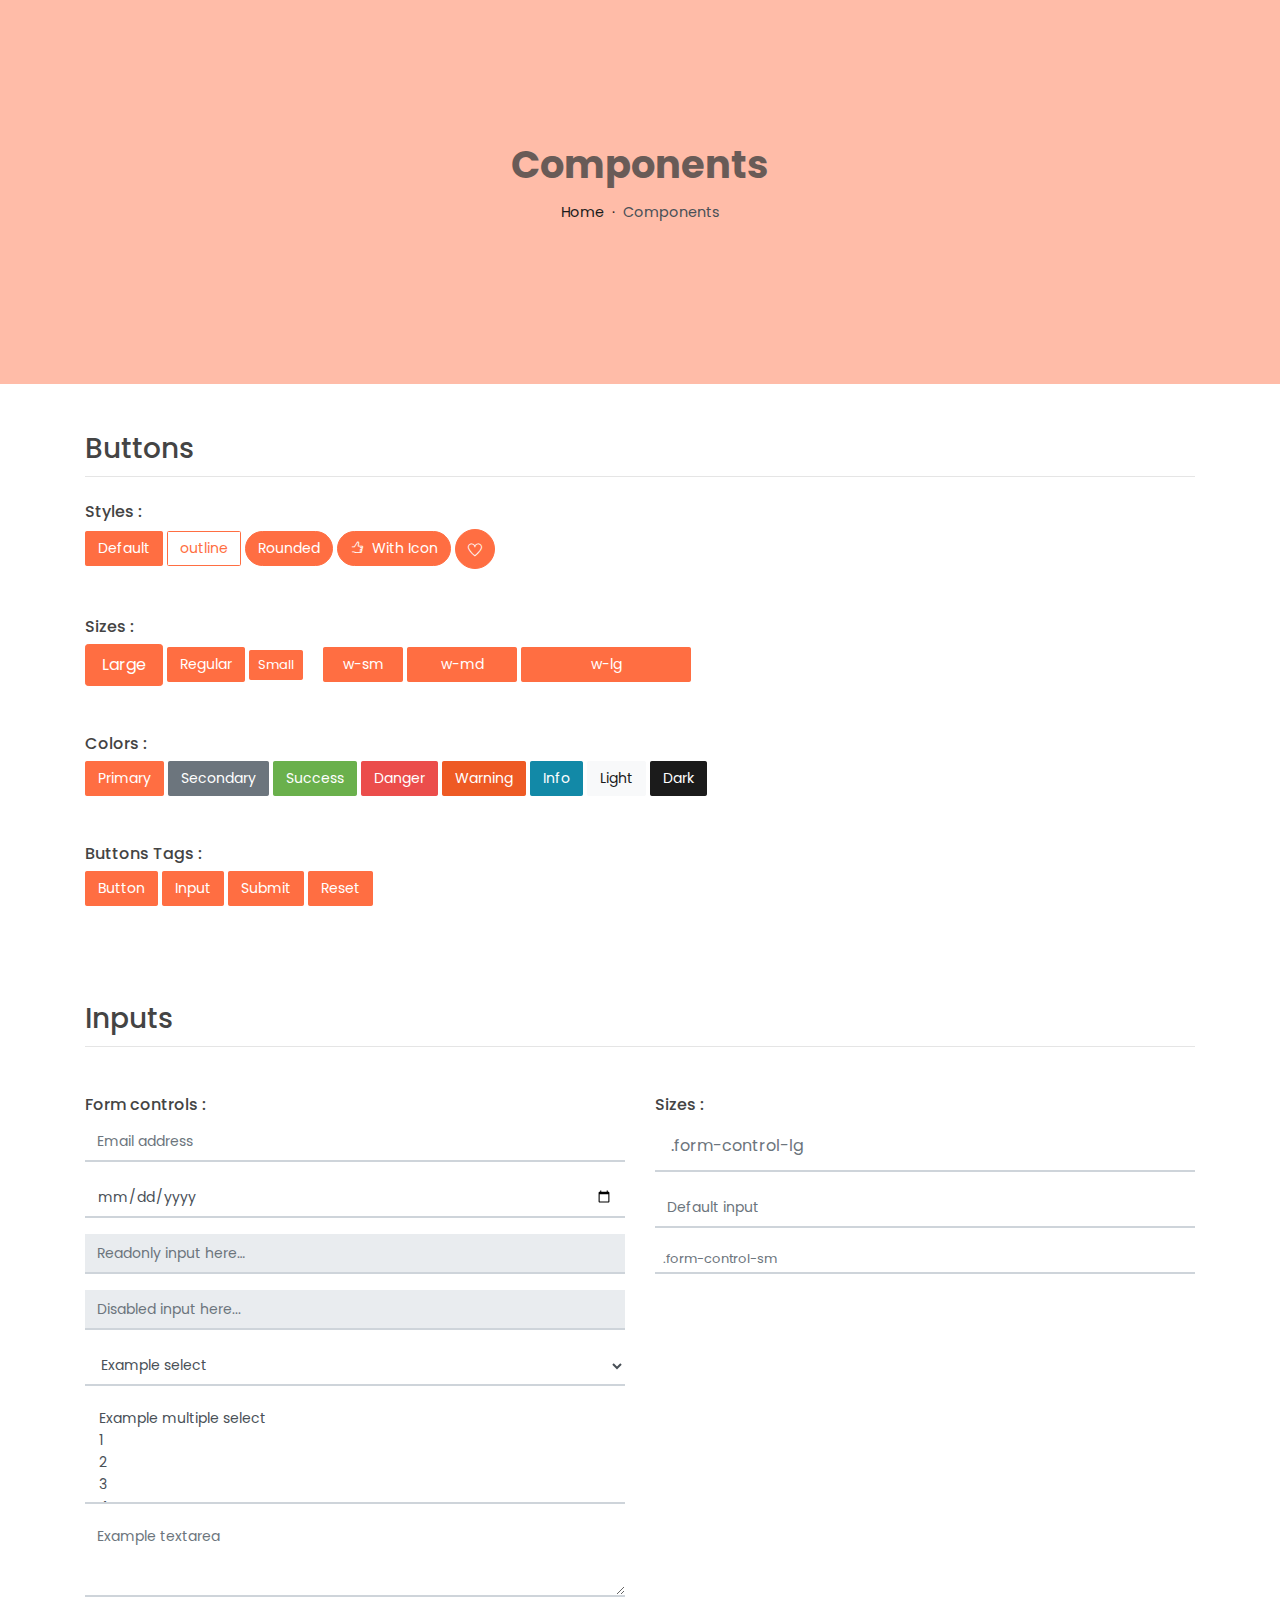
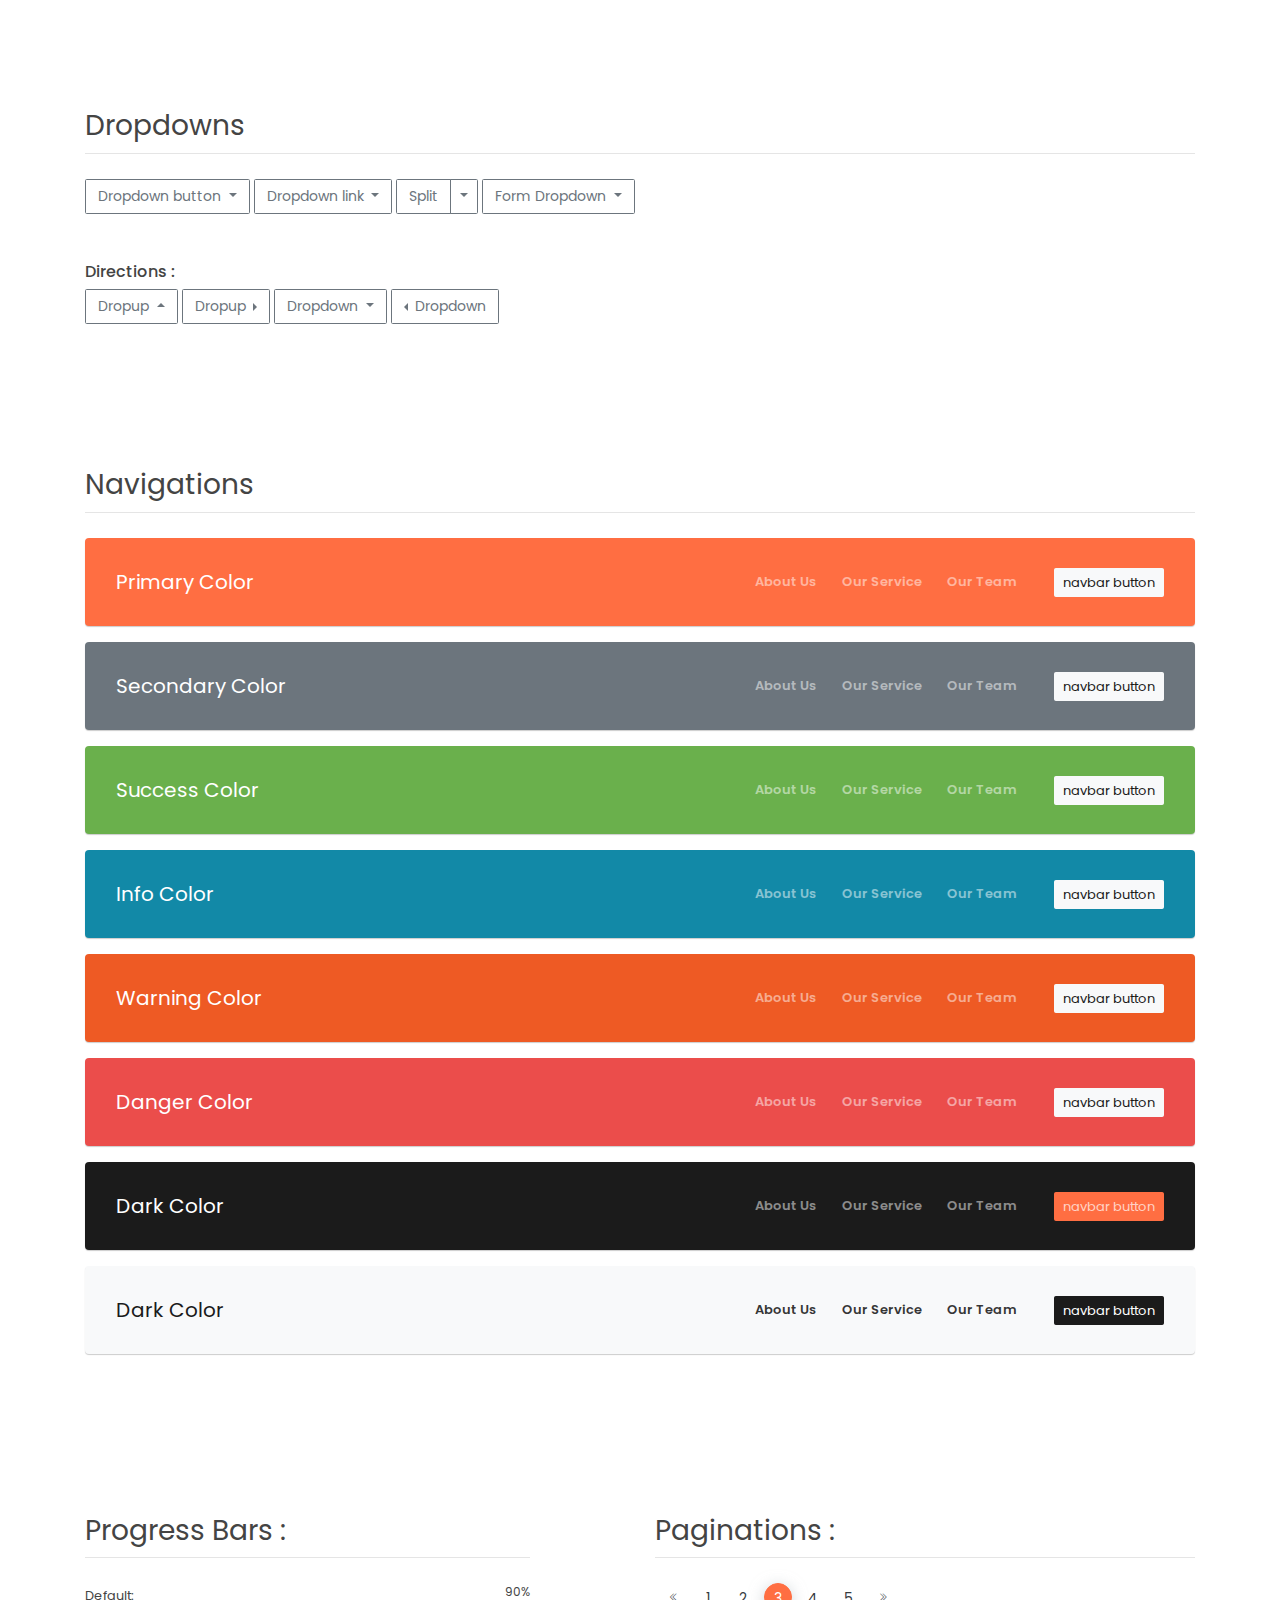
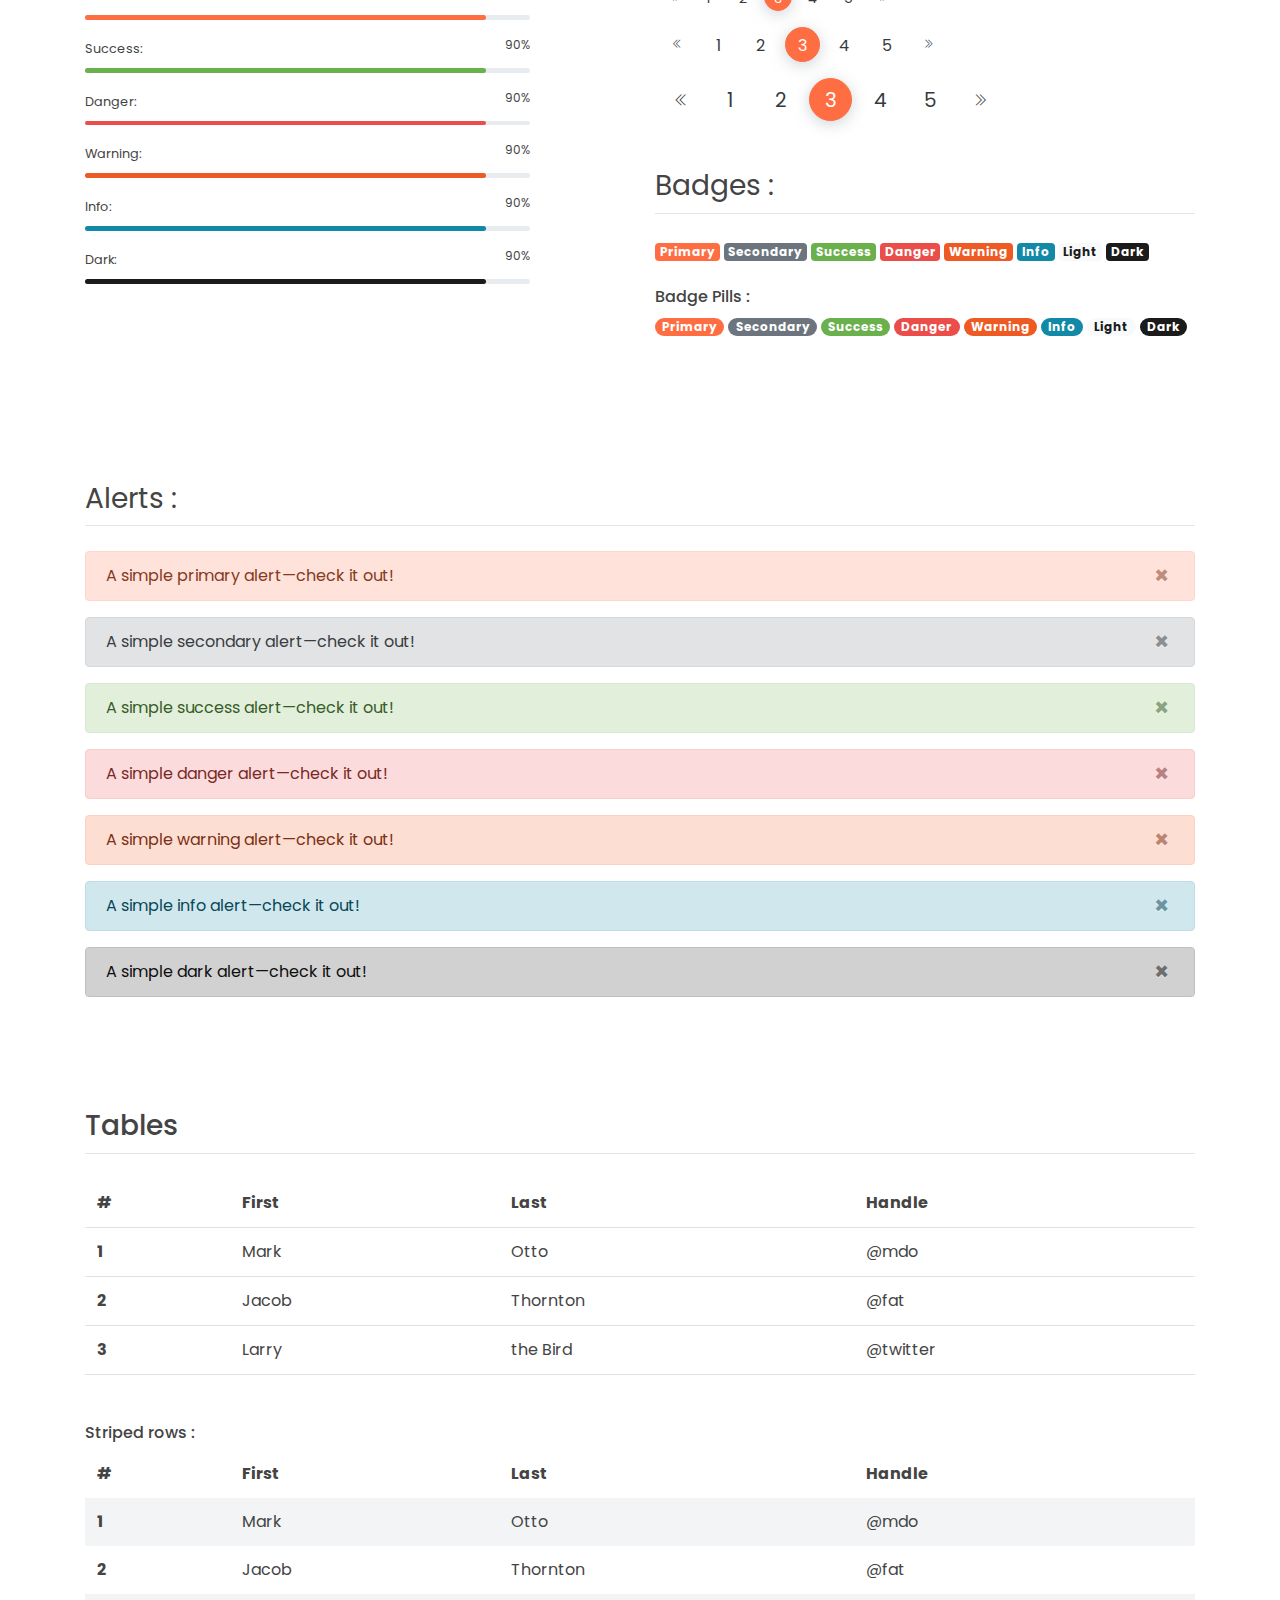
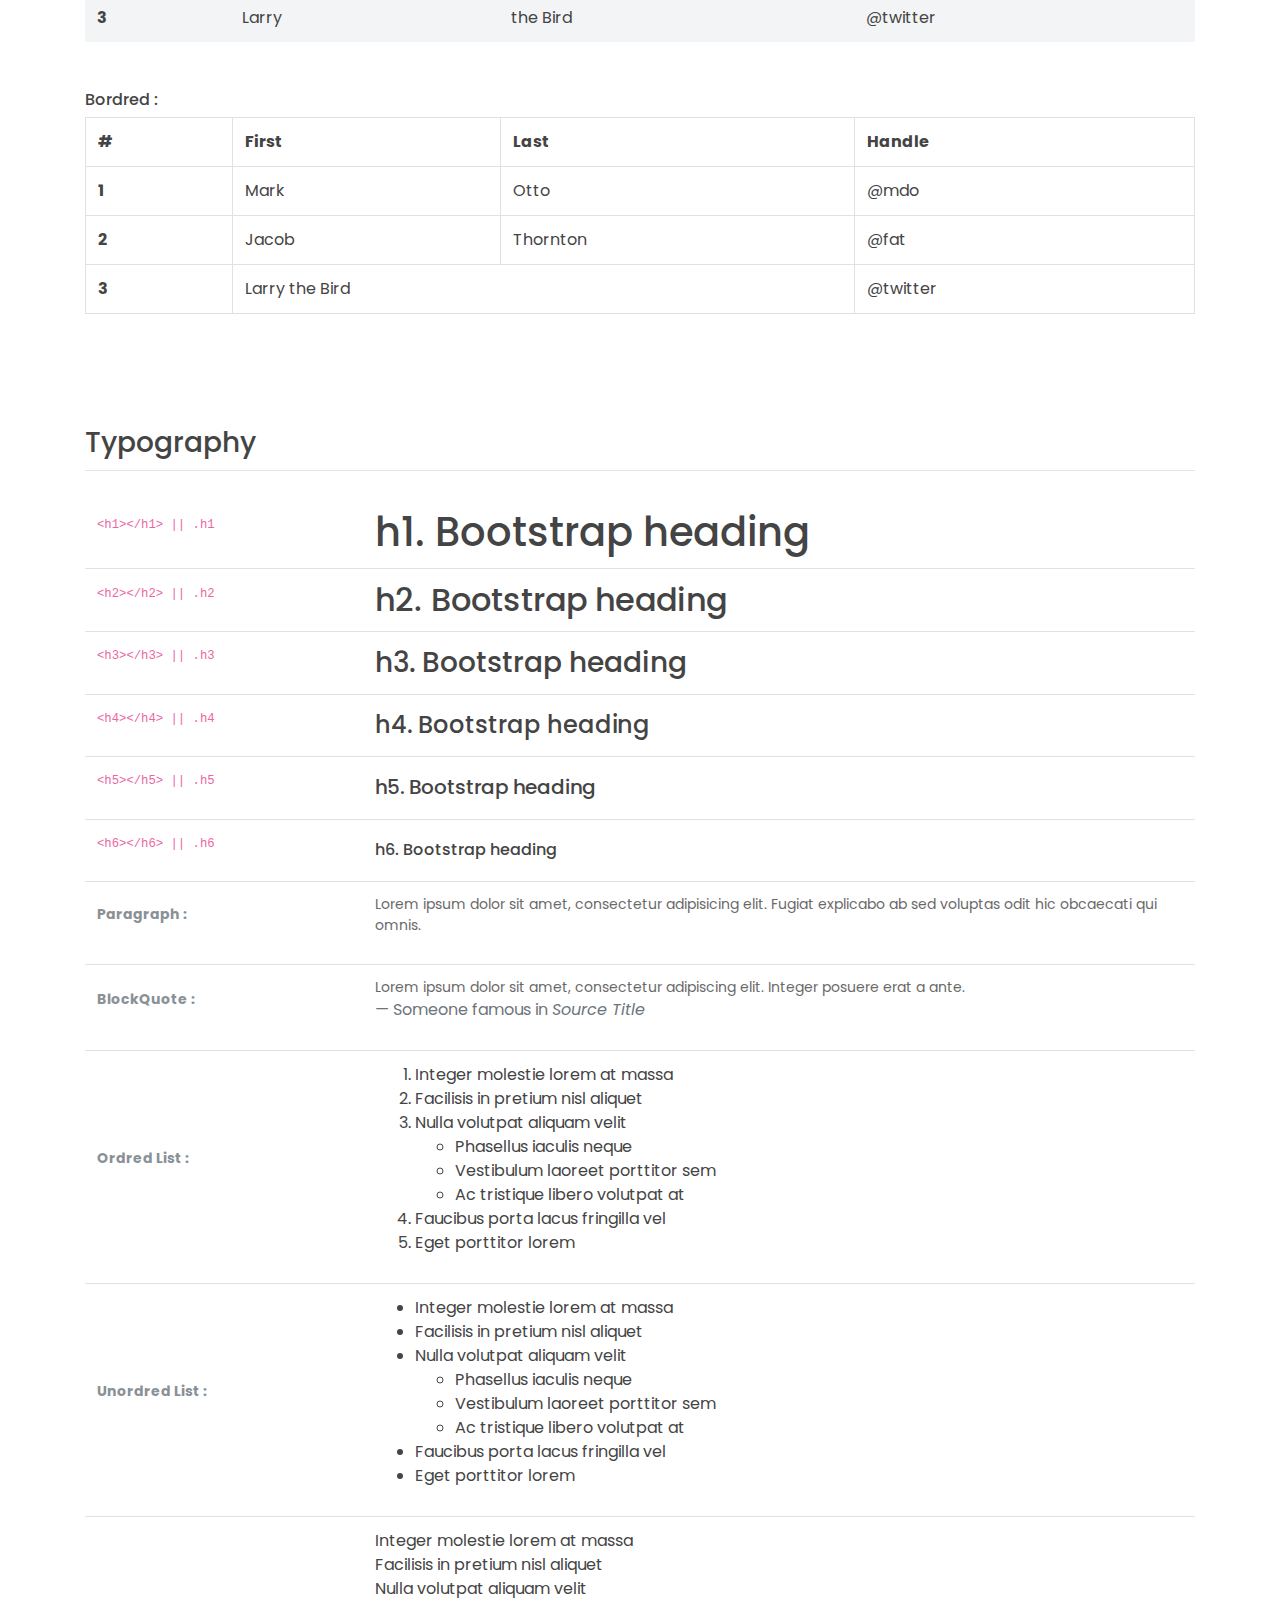
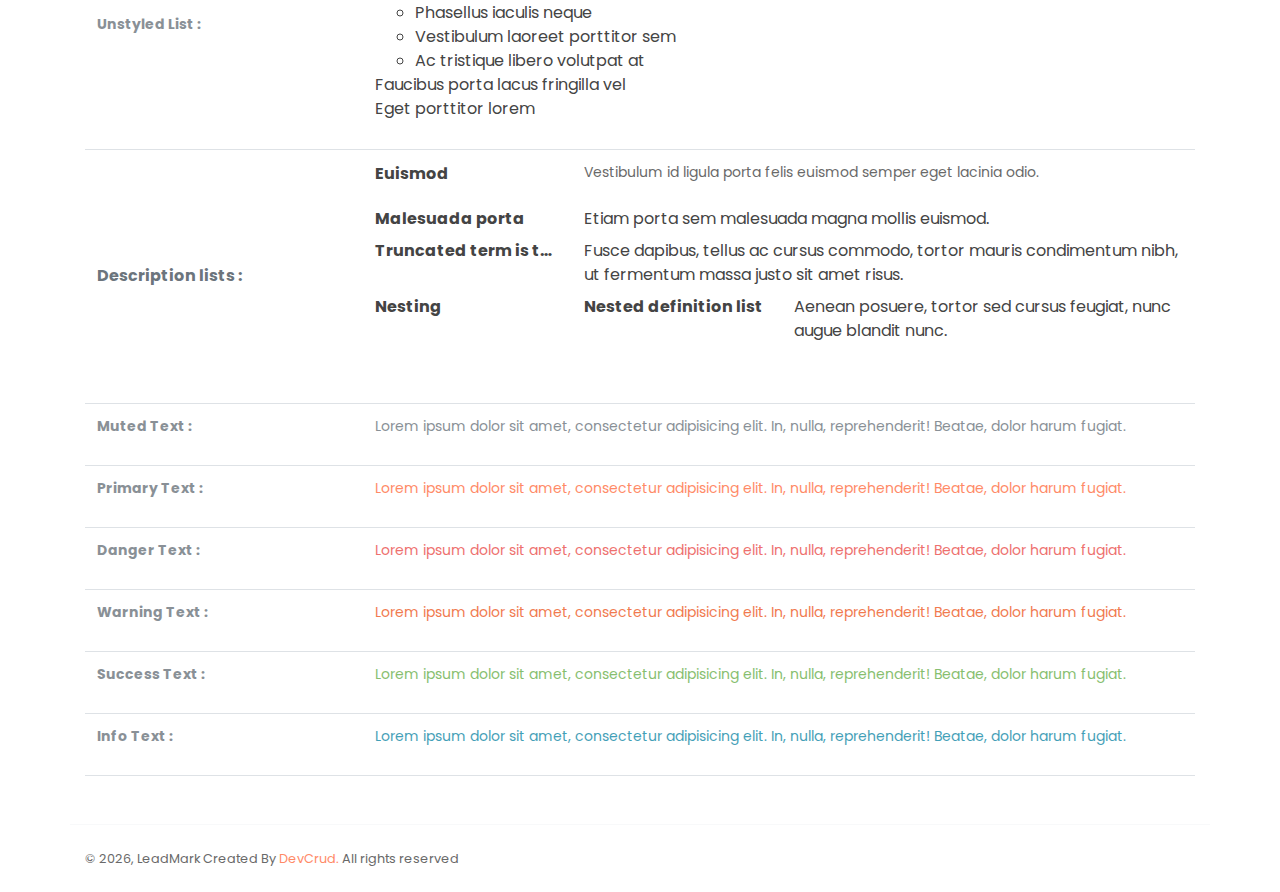
<file: components.html>
<!DOCTYPE html>
<html lang="en">
<head>
   <meta charset="utf-8">
    <meta name="viewport" content="width=device-width, initial-scale=1, shrink-to-fit=no">
    <meta name="description" content="Start your development with LeadMark landing page.">
    <meta name="author" content="Devcrud">
    <title>LeadMark Landing page | Components</title>
   <!-- font icons -->
   <link rel="stylesheet" href="public_html/assets/vendors/themify-icons/css/themify-icons.css">
   <!-- Bootstrap + Steller  -->
   <link rel="stylesheet" href="public_html/assets/css/leadmark.css">
</head>
<body>

   <!-- Page Header -->
   <header class="header header-mini"> 
      <div class="header-title">Components</div> 
      <nav aria-label="breadcrumb">
         <ol class="breadcrumb">
            <li class="breadcrumb-item"><a href="/">Home</a></li>
            <li class="breadcrumb-item active" aria-current="page">Components</li>
         </ol>
      </nav>
   </header> <!-- End Of Page Header -->

   <!-- main content -->
   <div class="container">

      <!-- Buttons -->
      <h3 class="mt-5">Buttons</h3>
      <hr>
      <h6 class="section-secondary-title">Styles :</h6>
      <button class="btn btn-primary">Default</button>
      <button class="btn btn-outline-primary">outline</button>
      <button class="btn btn-primary rounded">Rounded</button>
      <button class="btn btn-primary rounded"><i class="ti-thumb-up pr-1"></i> With Icon</button>
      <button class="btn btn-primary circle"><i class="ti-heart"></i></button>

      <h6 class="section-secondary-title mt-5">Sizes :</h6>
      <button class="btn btn-primary btn-lg">Large</button>
      <button class="btn btn-primary ">Regular</button>
      <button class="btn btn-primary btn-sm">Small</button>
      <button class="btn btn-primary w-sm ml-3">w-sm</button>
      <button class="btn btn-primary w-md">w-md</button>
      <button class="btn btn-primary w-lg">w-lg</button>

      <h6 class="section-secondary-title mt-5">Colors :</h6>          
      <button type="button" class="btn btn-primary">Primary</button>
      <button type="button" class="btn btn-secondary">Secondary</button>
      <button type="button" class="btn btn-success">Success</button>
      <button type="button" class="btn btn-danger">Danger</button>
      <button type="button" class="btn btn-warning">Warning</button>
      <button type="button" class="btn btn-info">Info</button>
      <button type="button" class="btn btn-light">Light</button>
      <button type="button" class="btn btn-dark">Dark</button>

      <h6 class="section-secondary-title mt-5">Buttons Tags :</h6>
      <button class="btn btn-primary" type="submit">Button</button>
      <input class="btn btn-primary" type="button" value="Input">
      <input class="btn btn-primary" type="submit" value="Submit">
      <input class="btn btn-primary" type="reset" value="Reset">
      
      <!-- devider -->
      <div class="py-5"></div>

      <!-- Inputs -->
      <h3>Inputs</h3>
      <hr>
      <div class="row mt-5">
         <div class="col-md-6">
            <h6 class="section-secondary-title">Form controls :</h6>        
            <div class="form-group">
               <input type="email" class="form-control" id="exampleFormControlInput1" placeholder="Email address">
            </div>
            <div class="form-group">
               <input type="date" class="form-control" id="exampleFormControlInput1" placeholder="Date">
            </div>
            <div class="form-group">
               <input class="form-control" type="text" placeholder="Readonly input here…" readonly>
            </div>
            <div class="form-group">
               <input class="form-control" id="disabledInput" type="text" placeholder="Disabled input here..." disabled>
            </div>
            <div class="form-group">
               <select class="form-control" id="exampleFormControlSelect1">
                  <option>Example select</option>
                  <option>1</option>
                  <option>2</option>
                  <option>3</option>
                  <option>4</option>
                  <option>5</option>
               </select>
            </div>
            <div class="form-group">
               <select multiple class="form-control" id="exampleFormControlSelect2">
                  <option>Example multiple select</option>
                  <option>1</option>
                  <option>2</option>
                  <option>3</option>
                  <option>4</option>
                  <option>5</option>
               </select>
            </div>
            <div class="form-group">
               <textarea class="form-control" id="exampleFormControlTextarea1" rows="3" placeholder="Example textarea"></textarea>
            </div>
         </div>
         <div class="col-md-6">
            <h6 class="section-secondary-title">Sizes :</h6>    
            <div class="form-group">
               <input class="form-control form-control-lg" type="text" placeholder=".form-control-lg">             
            </div>
            <div class="form-group">
               <input class="form-control" type="text" placeholder="Default input">
            </div>
            <div class="form-group">
               <input class="form-control form-control-sm" type="text" placeholder=".form-control-sm"> 
            </div>
         </div>
      </div> <!-- end of inputs -->   

      <!-- devider -->
      <div class="py-5"></div>             

      <!-- Dropdowns -->
      <h3 class="components-section-title font-weight-normal">Dropdowns</h3>
      <hr>
      <div class="dropdown d-inline-block">
         <button class="btn btn-outline-secondary dropdown-toggle" type="button" id="dropdownMenuButton" data-toggle="dropdown" aria-haspopup="true" aria-expanded="false">
         Dropdown button
         </button>
         <div class="dropdown-menu" aria-labelledby="dropdownMenuButton">
         <a class="dropdown-item" href="#">Action</a>
         <a class="dropdown-item" href="#">Another action</a>
         <a class="dropdown-item" href="#">Something else here</a>
         </div>
      </div>
      <div class="dropdown d-inline-block">
         <a class="btn btn-outline-secondary dropdown-toggle" href="#" role="button" id="dropdownMenuLink" data-toggle="dropdown" aria-haspopup="true" aria-expanded="false">
            Dropdown link
         </a>
         <div class="dropdown-menu" aria-labelledby="dropdownMenuLink">
            <a class="dropdown-item" href="#">Action</a>
            <a class="dropdown-item" href="#">Another action</a>
            <a class="dropdown-item" href="#">Something else here</a>
         </div>
      </div>
      <div class="btn-group">
         <button type="button" class="btn btn-outline-secondary">Split</button>
         <button type="button" class="btn btn-outline-secondary dropdown-toggle dropdown-toggle-split" data-toggle="dropdown" aria-haspopup="true" aria-expanded="false">
         <span class="sr-only">Toggle Dropdown</span>
         </button>
         <div class="dropdown-menu">
            <a class="dropdown-item" href="#">Action</a>
            <a class="dropdown-item" href="#">Another action</a>
            <a class="dropdown-item" href="#">Something else here</a>
            <div class="dropdown-divider"></div>
            <a class="dropdown-item" href="#">Separated link</a>
         </div>
      </div>
      <div class="btn-group">
         <button class="btn btn-outline-secondary dropdown-toggle" type="button" id="dropdownMenuButton" data-toggle="dropdown" aria-haspopup="true" aria-expanded="false">
            Form Dropdown
         </button>
         <div class="dropdown-menu form">
            <form class="px-4 py-3">
               <div class="form-group">
                  <input type="email" class="form-control" id="exampleDropdownFormEmail1" placeholder="email@example.com">
               </div>
               <div class="form-group">
                  <input type="password" class="form-control" id="exampleDropdownFormPassword1" placeholder="Password">
               </div>
               <div class="form-check mb-3">
                  <input type="checkbox" class="form-check-input" id="dropdownCheck">
                  <label class="form-check-label" for="dropdownCheck">
                     Remember me
                  </label>
               </div>
               <button type="submit" class="btn btn-primary btn-block">Sign in</button>
            </form>
            <div class="dropdown-divider"></div>
            <a class="dropdown-item" href="#"><small>New around here? Sign up</small></a>
            <a class="dropdown-item" href="#"><small>Forgot password?</small></a>
         </div>
      </div>       
      <h6 class="section-secondary-title mt-5">Directions :</h6>  
      <div class="btn-group dropup">
         <button type="button" class="btn btn-outline-secondary dropdown-toggle" data-toggle="dropdown" aria-haspopup="true" aria-expanded="false">
            Dropup
         </button>
         <div class="dropdown-menu">
            <a class="dropdown-item" href="#">Action</a>
            <a class="dropdown-item" href="#">Another action</a>
            <a class="dropdown-item" href="#">Something else here</a>
            <div class="dropdown-divider"></div>
            <a class="dropdown-item" href="#">Separated link</a>
         </div>
      </div>
      <div class="btn-group dropright">
         <button type="button" class="btn btn-outline-secondary dropdown-toggle" data-toggle="dropdown" aria-haspopup="true" aria-expanded="false">
            Dropup
         </button>
         <div class="dropdown-menu">
            <a class="dropdown-item" href="#">Action</a>
            <a class="dropdown-item" href="#">Another action</a>
            <a class="dropdown-item" href="#">Something else here</a>
            <div class="dropdown-divider"></div>
            <a class="dropdown-item" href="#">Separated link</a>
         </div>
      </div>
      <div class="btn-group">
         <button type="button" class="btn btn-outline-secondary dropdown-toggle" data-toggle="dropdown" aria-haspopup="true" aria-expanded="false">
            Dropdown
         </button>
         <div class="dropdown-menu">
            <a class="dropdown-item" href="#">Action</a>
            <a class="dropdown-item" href="#">Another action</a>
            <a class="dropdown-item" href="#">Something else here</a>
            <div class="dropdown-divider"></div>
            <a class="dropdown-item" href="#">Separated link</a>
         </div>
      </div>
      <div class="btn-group dropleft">
         <button type="button" class="btn btn-outline-secondary dropdown-toggle" data-toggle="dropdown" aria-haspopup="true" aria-expanded="false">
            Dropdown
         </button>
         <div class="dropdown-menu">
            <a class="dropdown-item" href="#">Action</a>
            <a class="dropdown-item" href="#">Another action</a>
            <a class="dropdown-item" href="#">Something else here</a>
            <div class="dropdown-divider"></div>
            <a class="dropdown-item" href="#">Separated link</a>
         </div>
      </div> <!-- end of Dropdowns -->  

      <!-- devider -->
      <div class="py-5"></div>   

      <!-- navbars -->
      <h3 class="components-section-title font-weight-normal mt-5">Navigations</h3>
      <hr>
      <nav class="navbar navbar-expand-sm navbar-dark bg-primary rounded shadow mb-3">
         <div class="container">
            <a class="navbar-brand" href="#">Primary Color</a>
            <button class="navbar-toggler ml-auto" type="button" data-toggle="collapse" data-target="#navbarSupportedContent" aria-controls="navbarSupportedContent" aria-expanded="false" aria-label="Toggle navigation">
            <span class="navbar-toggler-icon"></span>
            </button>
            <div class="collapse navbar-collapse" id="navbarSupportedContent">
               <ul class="navbar-nav ml-auto"> 
                  <li class="nav-item">
                     <a class="nav-link" href="#about">About Us</a>
                  </li>
                  <li class="nav-item">
                     <a class="nav-link" href="#service">Our Service</a>
                  </li>
                  <li class="nav-item">
                     <a class="nav-link" href="#team">Our Team</a>
                  </li>
                  <li class="nav-item">
                     <a href="#book-table" class="ml-4 mt-1 btn btn-light btn-sm">navbar button</a>
                  </li>
               </ul>                       
            </div>
         </div>
      </nav>
      <nav class="navbar navbar-expand-sm navbar-dark bg-secondary rounded shadow mb-3">
         <div class="container">
            <a class="navbar-brand" href="#">Secondary Color</a>
            <button class="navbar-toggler ml-auto" type="button" data-toggle="collapse" data-target="#navbarSupportedContent" aria-controls="navbarSupportedContent" aria-expanded="false" aria-label="Toggle navigation">
            <span class="navbar-toggler-icon"></span>
            </button>
            <div class="collapse navbar-collapse" id="navbarSupportedContent">
               <ul class="navbar-nav ml-auto"> 
                  <li class="nav-item">
                     <a class="nav-link" href="#about">About Us</a>
                  </li>
                  <li class="nav-item">
                     <a class="nav-link" href="#service">Our Service</a>
                  </li>
                  <li class="nav-item">
                     <a class="nav-link" href="#team">Our Team</a>
                  </li>
                  <li class="nav-item">
                     <a href="#book-table" class="ml-4 mt-1 btn btn-light btn-sm">navbar button</a>
                  </li>
               </ul>                       
            </div>
         </div>
      </nav>
      <nav class="navbar navbar-expand-sm navbar-dark bg-success rounded shadow mb-3">
         <div class="container">
            <a class="navbar-brand" href="#">Success Color</a>
            <button class="navbar-toggler ml-auto" type="button" data-toggle="collapse" data-target="#navbarSupportedContent" aria-controls="navbarSupportedContent" aria-expanded="false" aria-label="Toggle navigation">
            <span class="navbar-toggler-icon"></span>
            </button>
            <div class="collapse navbar-collapse" id="navbarSupportedContent">
               <ul class="navbar-nav ml-auto"> 
                  <li class="nav-item">
                     <a class="nav-link" href="#about">About Us</a>
                  </li>
                  <li class="nav-item">
                     <a class="nav-link" href="#service">Our Service</a>
                  </li>
                  <li class="nav-item">
                     <a class="nav-link" href="#team">Our Team</a>
                  </li>
                  <li class="nav-item">
                     <a href="#book-table" class="ml-4 mt-1 btn btn-light btn-sm">navbar button</a>
                  </li>
               </ul>                       
            </div>
         </div>
      </nav>
      <nav class="navbar navbar-expand-sm navbar-dark bg-info rounded shadow mb-3">
         <div class="container">
            <a class="navbar-brand" href="#">Info Color</a>
            <button class="navbar-toggler ml-auto" type="button" data-toggle="collapse" data-target="#navbarSupportedContent" aria-controls="navbarSupportedContent" aria-expanded="false" aria-label="Toggle navigation">
            <span class="navbar-toggler-icon"></span>
            </button>
            <div class="collapse navbar-collapse" id="navbarSupportedContent">
               <ul class="navbar-nav ml-auto"> 
                  <li class="nav-item">
                     <a class="nav-link" href="#about">About Us</a>
                  </li>
                  <li class="nav-item">
                     <a class="nav-link" href="#service">Our Service</a>
                  </li>
                  <li class="nav-item">
                     <a class="nav-link" href="#team">Our Team</a>
                  </li>
                  <li class="nav-item">
                     <a href="#book-table" class="ml-4 mt-1 btn btn-light btn-sm">navbar button</a>
                  </li>
               </ul>                       
            </div>
         </div>
      </nav>
      <nav class="navbar navbar-expand-sm navbar-dark bg-warning rounded shadow mb-3">
         <div class="container">
            <a class="navbar-brand" href="#">Warning Color</a>
            <button class="navbar-toggler ml-auto" type="button" data-toggle="collapse" data-target="#navbarSupportedContent" aria-controls="navbarSupportedContent" aria-expanded="false" aria-label="Toggle navigation">
            <span class="navbar-toggler-icon"></span>
            </button>
            <div class="collapse navbar-collapse" id="navbarSupportedContent">
               <ul class="navbar-nav ml-auto"> 
                  <li class="nav-item">
                     <a class="nav-link" href="#about">About Us</a>
                  </li>
                  <li class="nav-item">
                     <a class="nav-link" href="#service">Our Service</a>
                  </li>
                  <li class="nav-item">
                     <a class="nav-link" href="#team">Our Team</a>
                  </li>
                  <li class="nav-item">
                     <a href="#book-table" class="ml-4 mt-1 btn btn-light btn-sm">navbar button</a>
                  </li>
               </ul>                       
            </div>
         </div>
      </nav>
      <nav class="navbar navbar-expand-sm navbar-dark bg-danger rounded shadow mb-3">
         <div class="container">
            <a class="navbar-brand" href="#">Danger Color</a>
            <button class="navbar-toggler ml-auto" type="button" data-toggle="collapse" data-target="#navbarSupportedContent" aria-controls="navbarSupportedContent" aria-expanded="false" aria-label="Toggle navigation">
            <span class="navbar-toggler-icon"></span>
            </button>
            <div class="collapse navbar-collapse" id="navbarSupportedContent">
               <ul class="navbar-nav ml-auto"> 
                  <li class="nav-item">
                     <a class="nav-link" href="#about">About Us</a>
                  </li>
                  <li class="nav-item">
                     <a class="nav-link" href="#service">Our Service</a>
                  </li>
                  <li class="nav-item">
                     <a class="nav-link" href="#team">Our Team</a>
                  </li>
                  <li class="nav-item">
                     <a href="#book-table" class="ml-4 mt-1 btn btn-light btn-sm">navbar button</a>
                  </li>
               </ul>                       
            </div>
         </div>
      </nav>
      <nav class="navbar navbar-expand-sm navbar-dark bg-dark rounded shadow mb-3">
         <div class="container">
            <a class="navbar-brand" href="#">Dark Color</a>
            <button class="navbar-toggler ml-auto" type="button" data-toggle="collapse" data-target="#navbarSupportedContent" aria-controls="navbarSupportedContent" aria-expanded="false" aria-label="Toggle navigation">
            <span class="navbar-toggler-icon"></span>
            </button>
            <div class="collapse navbar-collapse" id="navbarSupportedContent">
               <ul class="navbar-nav ml-auto"> 
                  <li class="nav-item">
                     <a class="nav-link" href="#about">About Us</a>
                  </li>
                  <li class="nav-item">
                     <a class="nav-link" href="#service">Our Service</a>
                  </li>
                  <li class="nav-item">
                     <a class="nav-link" href="#team">Our Team</a>
                  </li>
                  <li class="nav-item">
                     <a href="#book-table" class="ml-4 mt-1 btn btn-primary btn-sm">navbar button</a>
                  </li>
               </ul>                       
            </div>
         </div>
      </nav>
      <nav class="navbar navbar-expand-sm navbar-light bg-light rounded shadow mb-3">
         <div class="container">
            <a class="navbar-brand" href="#">Dark Color</a>
            <button class="navbar-toggler ml-auto" type="button" data-toggle="collapse" data-target="#navbarSupportedContent" aria-controls="navbarSupportedContent" aria-expanded="false" aria-label="Toggle navigation">
            <span class="navbar-toggler-icon"></span>
            </button>
            <div class="collapse navbar-collapse" id="navbarSupportedContent">
               <ul class="navbar-nav ml-auto"> 
                  <li class="nav-item">
                     <a class="nav-link" href="#about">About Us</a>
                  </li>
                  <li class="nav-item">
                     <a class="nav-link" href="#service">Our Service</a>
                  </li>
                  <li class="nav-item">
                     <a class="nav-link" href="#team">Our Team</a>
                  </li>
                  <li class="nav-item">
                     <a href="#book-table" class="ml-4 mt-1 btn btn-dark btn-sm">navbar button</a>
                  </li>
               </ul>                       
            </div>
         </div>
      </nav>
      <!-- End of navbars -->

      <!-- devider -->
      <div class="py-5"></div>   
      
      <!-- progress bars -->
      <div class="row justify-content-between">
         <div class="col-md-5">
            <h3 class="components-section-title font-weight-normal mt-5">Progress Bars :</h3>
            <hr>
            <small>Default: </small>
            <div class="progress mt-2 mb-3">
               <div class="progress-bar" role="progressbar" style="width: 90%" aria-valuenow="25" aria-valuemin="0" aria-valuemax="100"><span>90%</span></div>
            </div>
            <small>Success:</small>
            <div class="progress mt-2 mb-3">
               <div class="progress-bar bg-success" role="progressbar" style="width: 90%" aria-valuenow="25" aria-valuemin="0" aria-valuemax="100"><span>90%</span></div>
            </div>
            <small>Danger:</small>
            <div class="progress mt-2 mb-3">
               <div class="progress-bar bg-danger" role="progressbar" style="width: 90%" aria-valuenow="25" aria-valuemin="0" aria-valuemax="100"><span>90%</span></div>
            </div>
            <small>Warning:</small>
            <div class="progress mt-2 mb-3">
               <div class="progress-bar bg-warning" role="progressbar" style="width: 90%" aria-valuenow="25" aria-valuemin="0" aria-valuemax="100"><span>90%</span></div>
            </div>
            <small>Info:</small>
            <div class="progress mt-2 mb-3">
               <div class="progress-bar bg-info" role="progressbar" style="width: 90%" aria-valuenow="25" aria-valuemin="0" aria-valuemax="100"><span>90%</span></div>
            </div>
            <small>Dark:</small>
            <div class="progress mt-2 mb-3">
               <div class="progress-bar bg-dark" role="progressbar" style="width: 90%" aria-valuenow="25" aria-valuemin="0" aria-valuemax="100"><span>90%</span></div>
            </div>
         </div>
         <div class="col-md-6">
            <h3 class="components-section-title font-weight-normal mt-5">Paginations :</h3>
            <hr>
            <nav aria-label="Page navigation example">
               <ul class="pagination pagination-sm">
                  <li class="page-item"><a class="page-link" href="#"><i class="ti-angle-double-left"></i></a></li>
                  <li class="page-item"><a class="page-link" href="#">1</a></li>
                  <li class="page-item"><a class="page-link" href="#">2</a></li>
                  <li class="page-item active"><a class="page-link" href="#">3</a></li>
                  <li class="page-item"><a class="page-link" href="#">4</a></li>
                  <li class="page-item"><a class="page-link" href="#">5</a></li>
                  <li class="page-item"><a class="page-link" href="#"><i class="ti-angle-double-right"></i></a></li>
               </ul>
            </nav>
            <nav aria-label="Page navigation example">
               <ul class="pagination">
               <li class="page-item"><a class="page-link" href="#"><i class="ti-angle-double-left"></i></a></li>
                  <li class="page-item"><a class="page-link" href="#">1</a></li>
                  <li class="page-item"><a class="page-link" href="#">2</a></li>
                  <li class="page-item active"><a class="page-link" href="#">3</a></li>
                  <li class="page-item"><a class="page-link" href="#">4</a></li>
                  <li class="page-item"><a class="page-link" href="#">5</a></li>
                  <li class="page-item"><a class="page-link" href="#"><i class="ti-angle-double-right"></i></a></li>
               </ul>
            </nav>
            <nav aria-label="Page navigation example">
               <ul class="pagination pagination-lg">
                  <li class="page-item"><a class="page-link" href="#"><i class="ti-angle-double-left"></i></a></li>
                  <li class="page-item"><a class="page-link" href="#">1</a></li>
                  <li class="page-item"><a class="page-link" href="#">2</a></li>
                  <li class="page-item active"><a class="page-link" href="#">3</a></li>
                  <li class="page-item"><a class="page-link" href="#">4</a></li>
                  <li class="page-item"><a class="page-link" href="#">5</a></li>
                  <li class="page-item"><a class="page-link" href="#"><i class="ti-angle-double-right"></i></a></li>
               </ul>
            </nav>

            <!-- Badges -->
            <h3 class="components-section-title font-weight-normal mt-5">Badges :</h3>
            <hr>
            <span class="badge badge-primary">Primary</span>
            <span class="badge badge-secondary">Secondary</span>
            <span class="badge badge-success">Success</span>
            <span class="badge badge-danger">Danger</span>
            <span class="badge badge-warning">Warning</span>
            <span class="badge badge-info">Info</span>
            <span class="badge badge-light">Light</span>
            <span class="badge badge-dark">Dark</span>
            <h6 class="section-secondary-title mt-4 mb-2">Badge Pills :</h6>
            <span class="badge badge-pill badge-primary">Primary</span>
            <span class="badge badge-pill badge-secondary">Secondary</span>
            <span class="badge badge-pill badge-success">Success</span>
            <span class="badge badge-pill badge-danger">Danger</span>
            <span class="badge badge-pill badge-warning">Warning</span>
            <span class="badge badge-pill badge-info">Info</span>
            <span class="badge badge-pill badge-light">Light</span>
            <span class="badge badge-pill badge-dark">Dark</span>
         </div>
      </div> <!-- End of Progress bars -->

      <!-- devider -->
      <div class="py-5"></div>  

      <!-- Alerts -->
      <h3 class="components-section-title font-weight-normal mt-5">Alerts :</h3>
      <hr>
      <div class="alert alert-primary alert-dismissible fade show" role="alert">
         A simple primary alert—check it out!
         <button type="button" class="close" data-dismiss="alert" aria-label="Close">
            <span aria-hidden="true">&times;</span>
         </button>
      </div>
      <div class="alert alert-secondary alert-dismissible fade show" role="alert">
         A simple secondary alert—check it out!
         <button type="button" class="close" data-dismiss="alert" aria-label="Close">
            <span aria-hidden="true">&times;</span>
         </button>
      </div>
      <div class="alert alert-success alert-dismissible fade show" role="alert">
         A simple success alert—check it out!
         <button type="button" class="close" data-dismiss="alert" aria-label="Close">
            <span aria-hidden="true">&times;</span>
         </button>
      </div>
      <div class="alert alert-danger alert-dismissible fade show" role="alert">
         A simple danger alert—check it out!
         <button type="button" class="close" data-dismiss="alert" aria-label="Close">
            <span aria-hidden="true">&times;</span>
         </button>
      </div>
      <div class="alert alert-warning alert-dismissible fade show" role="alert">
         A simple warning alert—check it out!
         <button type="button" class="close" data-dismiss="alert" aria-label="Close">
            <span aria-hidden="true">&times;</span>
         </button>
      </div>
      <div class="alert alert-info alert-dismissible fade show" role="alert">
         A simple info alert—check it out!
         <button type="button" class="close" data-dismiss="alert" aria-label="Close">
            <span aria-hidden="true">&times;</span>
         </button>
      </div>
      <div class="alert alert-dark alert-dismissible fade show" role="alert">
         A simple dark alert—check it out!
         <button type="button" class="close" data-dismiss="alert" aria-label="Close">
            <span aria-hidden="true">&times;</span>
         </button>
      </div>
      <!-- end of alerts -->

      <!-- devider -->
      <div class="py-5"></div> 
   
      <!-- tables -->
      <h3 class="components-section-title">Tables</h3>
      <hr>
      <table class="table">
         <thead>
            <tr>
               <th scope="col">#</th>
               <th scope="col">First</th>
               <th scope="col">Last</th>
               <th scope="col">Handle</th>
            </tr>
         </thead>
         <tbody>
            <tr>
               <th scope="row">1</th>
               <td>Mark</td>
               <td>Otto</td>
               <td>@mdo</td>
            </tr>
            <tr>
               <th scope="row">2</th>
               <td>Jacob</td>
               <td>Thornton</td>
               <td>@fat</td>
            </tr>
            <tr>
               <th scope="row">3</th>
               <td>Larry</td>
               <td>the Bird</td>
               <td>@twitter</td>
            </tr>
         </tbody>
      </table>

      <h6 class="section-secondary-title mt-5">Striped rows :</h6>
      <table class="table table-striped">
         <thead>
            <tr>
               <th scope="col">#</th>
               <th scope="col">First</th>
               <th scope="col">Last</th>
               <th scope="col">Handle</th>
            </tr>
         </thead>
         <tbody>
            <tr>
               <th scope="row">1</th>
               <td>Mark</td>
               <td>Otto</td>
               <td>@mdo</td>
            </tr>
            <tr>
               <th scope="row">2</th>
               <td>Jacob</td>
               <td>Thornton</td>
               <td>@fat</td>
            </tr>
            <tr>
               <th scope="row">3</th>
               <td>Larry</td>
               <td>the Bird</td>
               <td>@twitter</td>
            </tr>
         </tbody>
      </table>

      <h6 class="section-secondary-title mt-5">Bordred :</h6>
      <table class="table table-bordered">
         <thead>
            <tr>
               <th scope="col">#</th>
               <th scope="col">First</th>
               <th scope="col">Last</th>
               <th scope="col">Handle</th>
            </tr>
         </thead>
         <tbody>
            <tr>
               <th scope="row">1</th>
               <td>Mark</td>
               <td>Otto</td>
               <td>@mdo</td>
            </tr>
            <tr>
               <th scope="row">2</th>
               <td>Jacob</td>
               <td>Thornton</td>
               <td>@fat</td>
            </tr>
            <tr>
               <th scope="row">3</th>
               <td colspan="2">Larry the Bird</td>
               <td>@twitter</td>
            </tr>
         </tbody>
      </table>
      <!-- end of tables -->

      <!-- devider -->
      <div class="py-5"></div> 

      <!-- typography -->
      <h3 class="components-section-title">Typography</h3>
      <hr>
      <table class="table table-borderless v-align-center">
         <tbody>
            <tr>
               <td>
                  <p><code class="highlighter-rouge">&lt;h1&gt;&lt;/h1&gt; || .h1</code></p>
               </td>
               <td class="w-75"><span class="h1">h1. Bootstrap heading</span></td>
            </tr>
            <tr>
               <td>
                  <p><code class="highlighter-rouge">&lt;h2&gt;&lt;/h2&gt; || .h2</code></p>
               </td>
               <td><span class="h2">h2. Bootstrap heading</span></td>
            </tr>
            <tr>
               <td>
                  <p><code class="highlighter-rouge">&lt;h3&gt;&lt;/h3&gt; || .h3</code></p>
               </td>
               <td><span class="h3">h3. Bootstrap heading</span></td>
            </tr>
            <tr>
               <td>
                  <p><code class="highlighter-rouge">&lt;h4&gt;&lt;/h4&gt; || .h4</code></p>
               </td>
               <td><span class="h4">h4. Bootstrap heading</span></td>
            </tr>
            <tr>
               <td>
                  <p><code class="highlighter-rouge">&lt;h5&gt;&lt;/h5&gt; || .h5</code></p>
               </td>
               <td><span class="h5">h5. Bootstrap heading</span></td>
            </tr>
            <tr>
               <td>
                  <p><code class="highlighter-rouge">&lt;h6&gt;&lt;/h6&gt; || .h6</code></p>
               </td>
               <td><span class="h6">h6. Bootstrap heading</span></td>
            </tr>
            <tr>
               <td>
                  <p class="font-weight-bold text-muted">Paragraph :</p>
               </td>
               <td><p>Lorem ipsum dolor sit amet, consectetur adipisicing elit. Fugiat explicabo ab sed voluptas odit hic obcaecati qui omnis.</p></td>
            </tr>
            <tr>
               <td>
                  <p class="font-weight-bold text-muted">BlockQuote :</p>
               </td>
               <td>
                  <blockquote class="blockquote">
                     <p class="mb-0">Lorem ipsum dolor sit amet, consectetur adipiscing elit. Integer posuere erat a ante.</p>
                     <footer class="blockquote-footer">Someone famous in <cite title="Source Title">Source Title</cite></footer>
                  </blockquote>
               </td>
            </tr>

            <tr>
               <td><p class="font-weight-bold text-muted">Ordred List :</p></td>
               <td>
                  <ol>
                     <li>Integer molestie lorem at massa</li>
                     <li>Facilisis in pretium nisl aliquet</li>
                     <li>Nulla volutpat aliquam velit
                        <ul>
                           <li>Phasellus iaculis neque</li>
                           <li>Vestibulum laoreet porttitor sem</li>
                           <li>Ac tristique libero volutpat at</li>
                        </ul>
                     </li>
                     <li>Faucibus porta lacus fringilla vel</li>
                     <li>Eget porttitor lorem</li>
                  </ol>
               </td>
            </tr>
            <tr>
               <td><p class="font-weight-bold text-muted">Unordred List :</p></td>
               <td>
                  <ul >
                     <li>Integer molestie lorem at massa</li>
                     <li>Facilisis in pretium nisl aliquet</li>
                     <li>Nulla volutpat aliquam velit
                        <ul>
                           <li>Phasellus iaculis neque</li>
                           <li>Vestibulum laoreet porttitor sem</li>
                           <li>Ac tristique libero volutpat at</li>
                        </ul>
                     </li>
                     <li>Faucibus porta lacus fringilla vel</li>
                     <li>Eget porttitor lorem</li>
                  </ul>
               </td>
            </tr>
            <tr>
               <td><p class="font-weight-bold text-muted">Unstyled List :</p></td>
               <td>
                  <ul class="list-unstyled">
                     <li>Integer molestie lorem at massa</li>
                     <li>Facilisis in pretium nisl aliquet</li>
                     <li>Nulla volutpat aliquam velit
                        <ul>
                           <li>Phasellus iaculis neque</li>
                           <li>Vestibulum laoreet porttitor sem</li>
                           <li>Ac tristique libero volutpat at</li>
                        </ul>
                     </li>
                     <li>Faucibus porta lacus fringilla vel</li>
                     <li>Eget porttitor lorem</li>
                  </ul>
               </td>
            </tr>
            <tr>
               <td class="font-weight-bold text-muted">Description lists : </td>
               <td>
                  <dl class="row">
                     <dt class="col-sm-3">Euismod</dt>
                     <dd class="col-sm-9">
                        <p>Vestibulum id ligula porta felis euismod semper eget lacinia odio.</p>
                     </dd>

                     <dt class="col-sm-3">Malesuada porta</dt>
                     <dd class="col-sm-9">Etiam porta sem malesuada magna mollis euismod.</dd>

                     <dt class="col-sm-3 text-truncate">Truncated term is truncated</dt>
                     <dd class="col-sm-9">Fusce dapibus, tellus ac cursus commodo, tortor mauris condimentum nibh, ut fermentum massa justo sit amet risus.</dd>

                     <dt class="col-sm-3">Nesting</dt>
                     <dd class="col-sm-9">
                        <dl class="row">
                           <dt class="col-sm-4">Nested definition list</dt>
                           <dd class="col-sm-8">Aenean posuere, tortor sed cursus feugiat, nunc augue blandit nunc.</dd>
                        </dl>
                     </dd>
                  </dl>
               </td>
            </tr>
            <tr>
               <td>
                  <p class="font-weight-bold text-muted">Muted Text :</p>
               </td>
               <td>
                  <p class="text-muted">Lorem ipsum dolor sit amet, consectetur adipisicing elit. In, nulla, reprehenderit! Beatae, dolor harum fugiat.</p>
               </td>
            </tr>
            <tr>
               <td>
                  <p class="font-weight-bold text-muted">Primary Text :</p>
               </td>
               <td>
                  <p class="text-primary">Lorem ipsum dolor sit amet, consectetur adipisicing elit. In, nulla, reprehenderit! Beatae, dolor harum fugiat.</p>
               </td>
            </tr>
            <tr>
               <td>
                  <p class="font-weight-bold text-muted">Danger Text :</p>
               </td>
               <td>
                  <p class="text-danger">Lorem ipsum dolor sit amet, consectetur adipisicing elit. In, nulla, reprehenderit! Beatae, dolor harum fugiat.</p>
               </td>
            </tr>
            <tr>
               <td>
                  <p class="font-weight-bold text-muted">Warning Text :</p>
               </td>
               <td>
                  <p class="text-warning">Lorem ipsum dolor sit amet, consectetur adipisicing elit. In, nulla, reprehenderit! Beatae, dolor harum fugiat.</p>
               </td>
            </tr>
            <tr>
               <td>
                  <p class="font-weight-bold text-muted">Success Text :</p>
               </td>
               <td>
                  <p class="text-success">Lorem ipsum dolor sit amet, consectetur adipisicing elit. In, nulla, reprehenderit! Beatae, dolor harum fugiat.</p>
               </td>
            </tr>
            <tr>
               <td>
                  <p class="font-weight-bold text-muted">Info Text :</p>
               </td>
               <td>
                  <p class="text-info">Lorem ipsum dolor sit amet, consectetur adipisicing elit. In, nulla, reprehenderit! Beatae, dolor harum fugiat.</p>
               </td>
            </tr>
         </tbody>
      </table>
   </div>
   <!-- end of typography -->

   <!-- Page Footer -->
   <footer class="container mt-5 py-4 border-top border-light">
       <p class="mb-0 small">&copy; <script>document.write(new Date().getFullYear())</script>, LeadMark Created By <a href="https://www.devcrud.com" target="_blank">DevCrud.</a>  All rights reserved </p>     
   </footer>
   <!-- End of Page Footer -->  
   
   <!-- core  -->
   <script src="public_html/assets/vendors/jquery/jquery-3.4.1.js"></script>
   <script src="public_html/assets/vendors/bootstrap/bootstrap.bundle.js"></script>

</body>
</html>
</file>
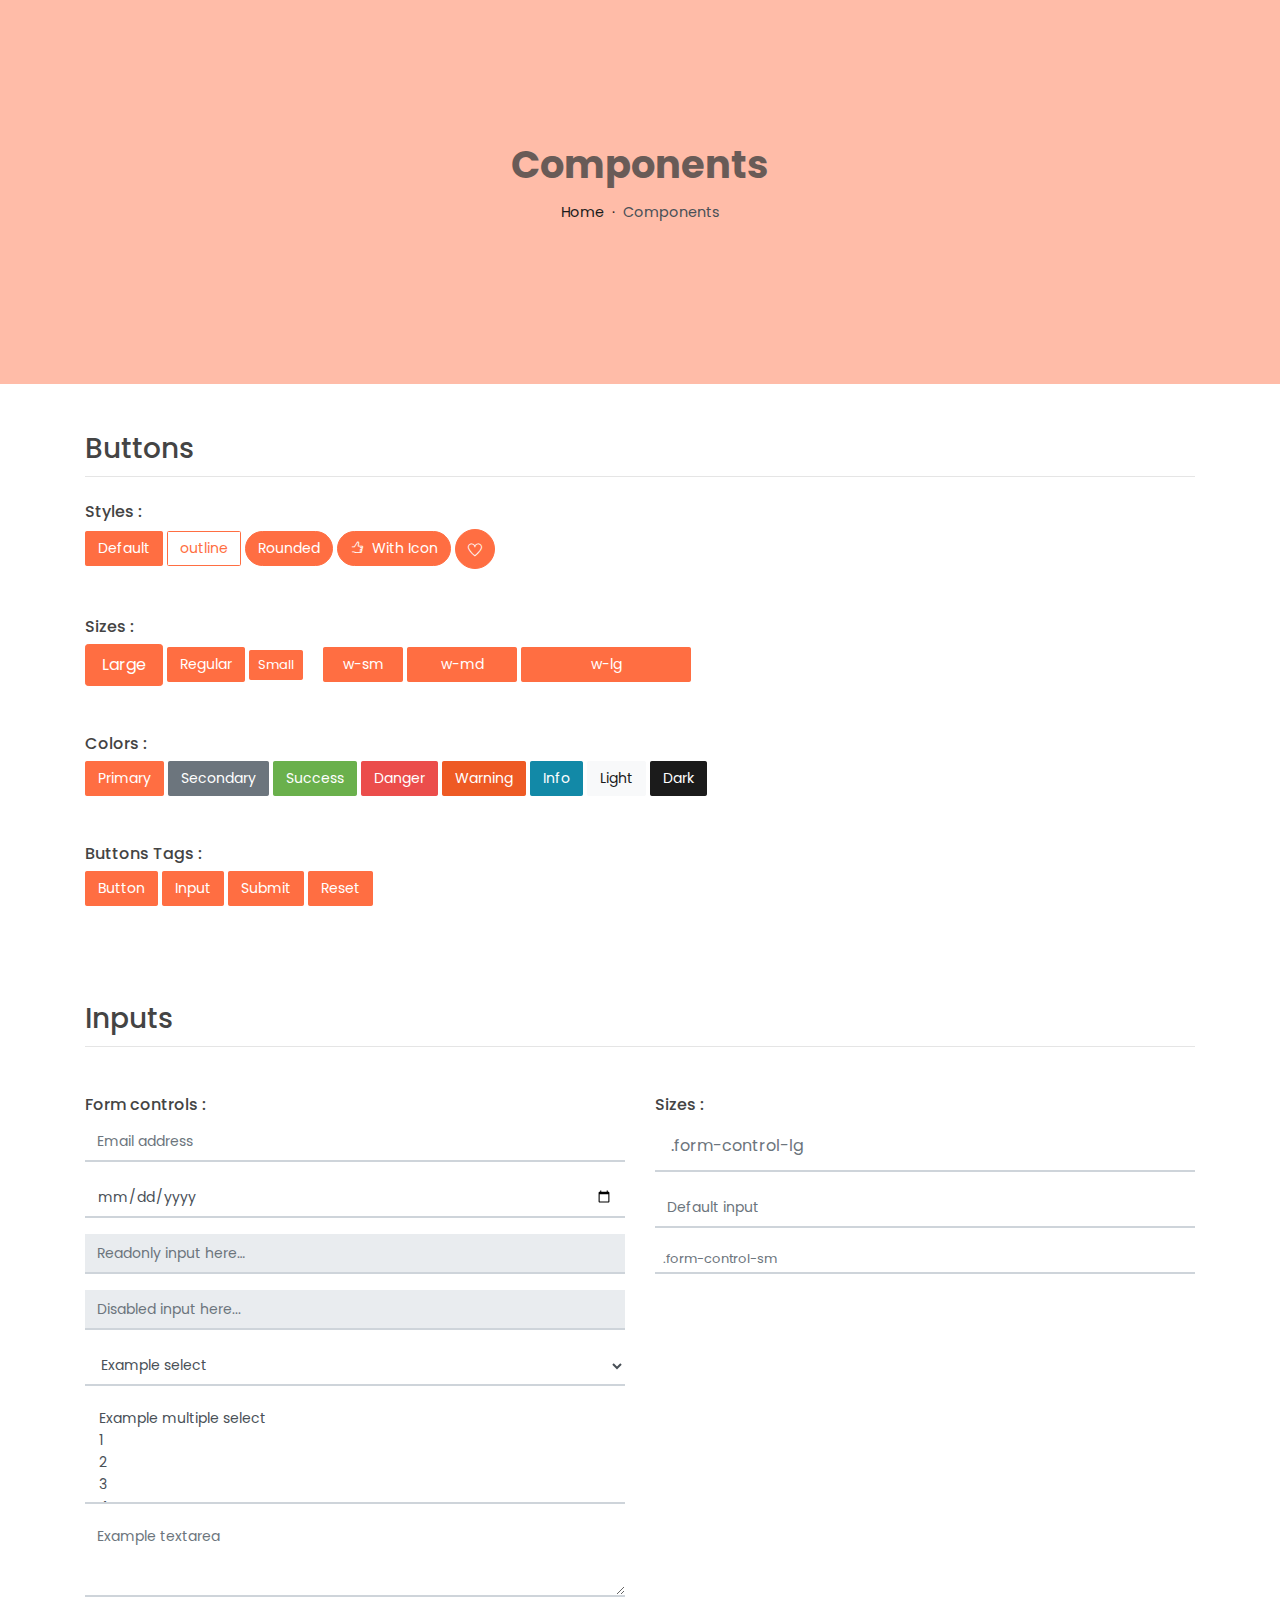
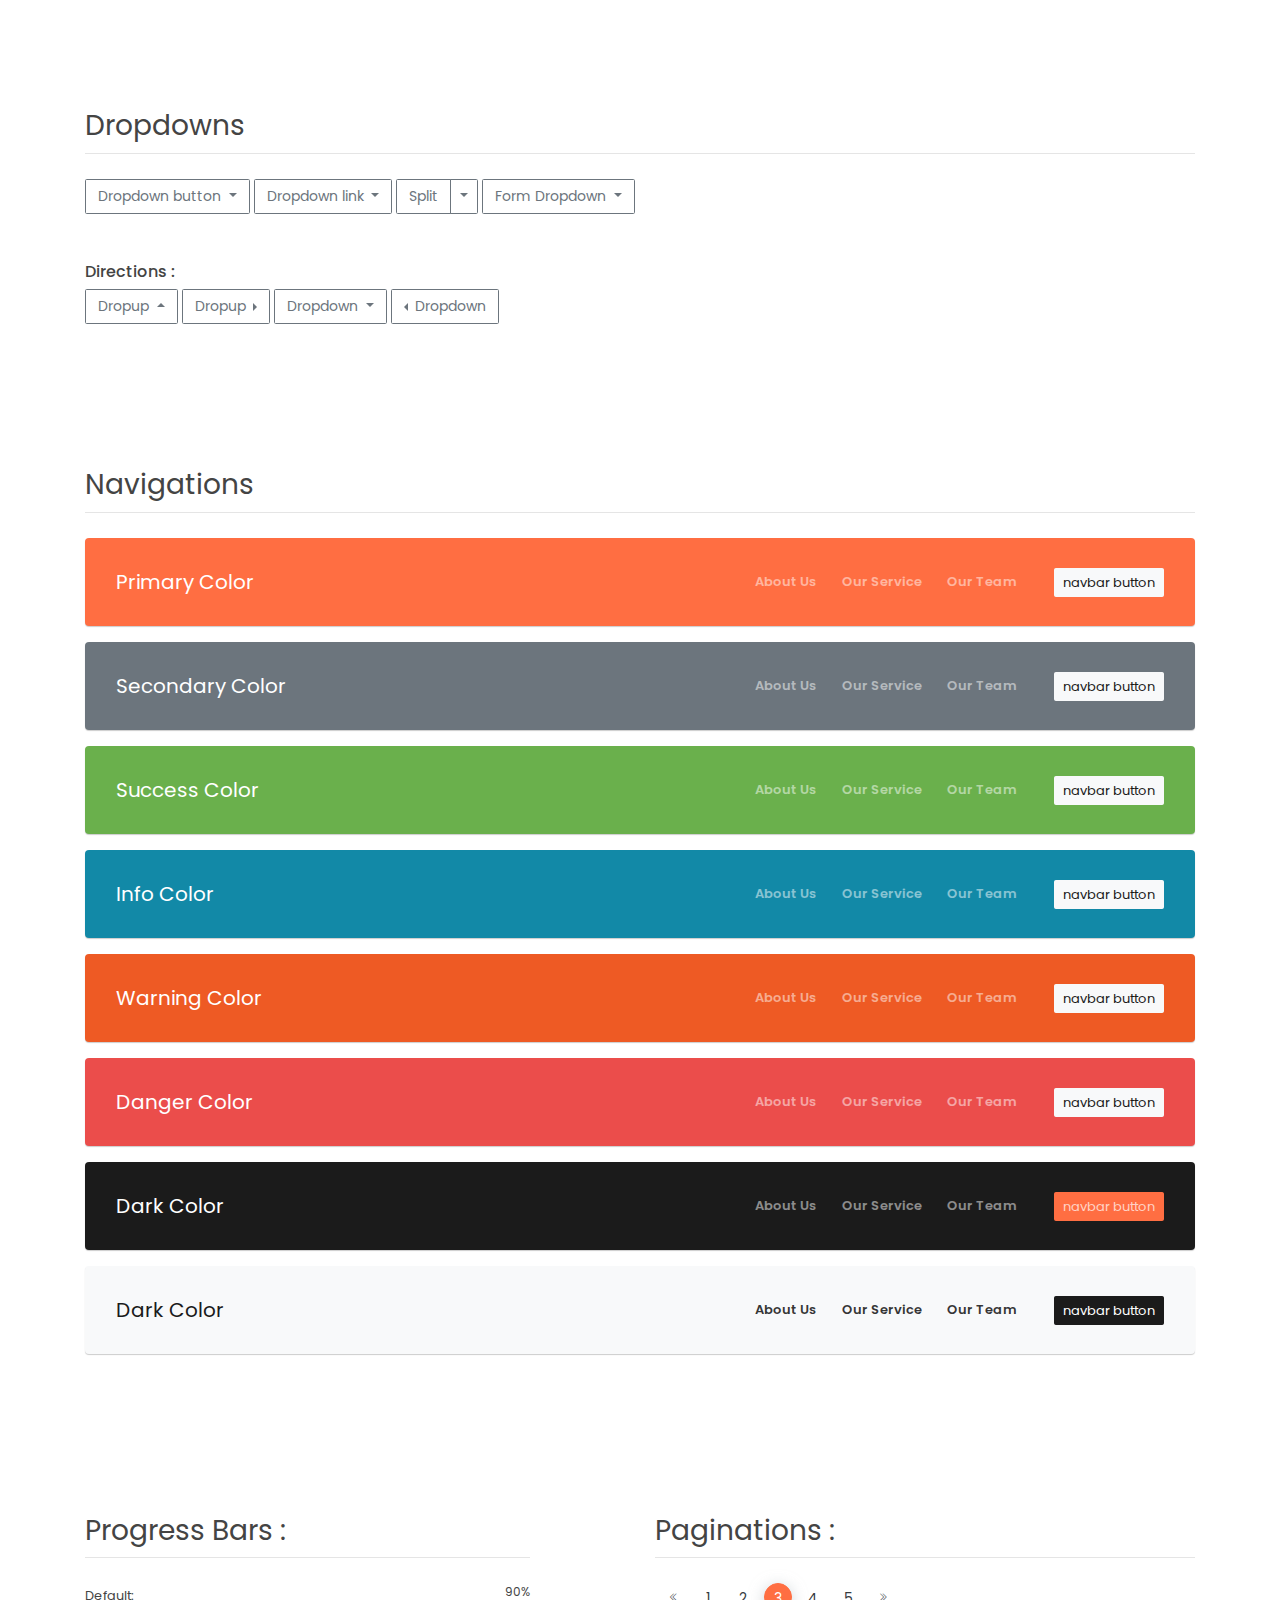
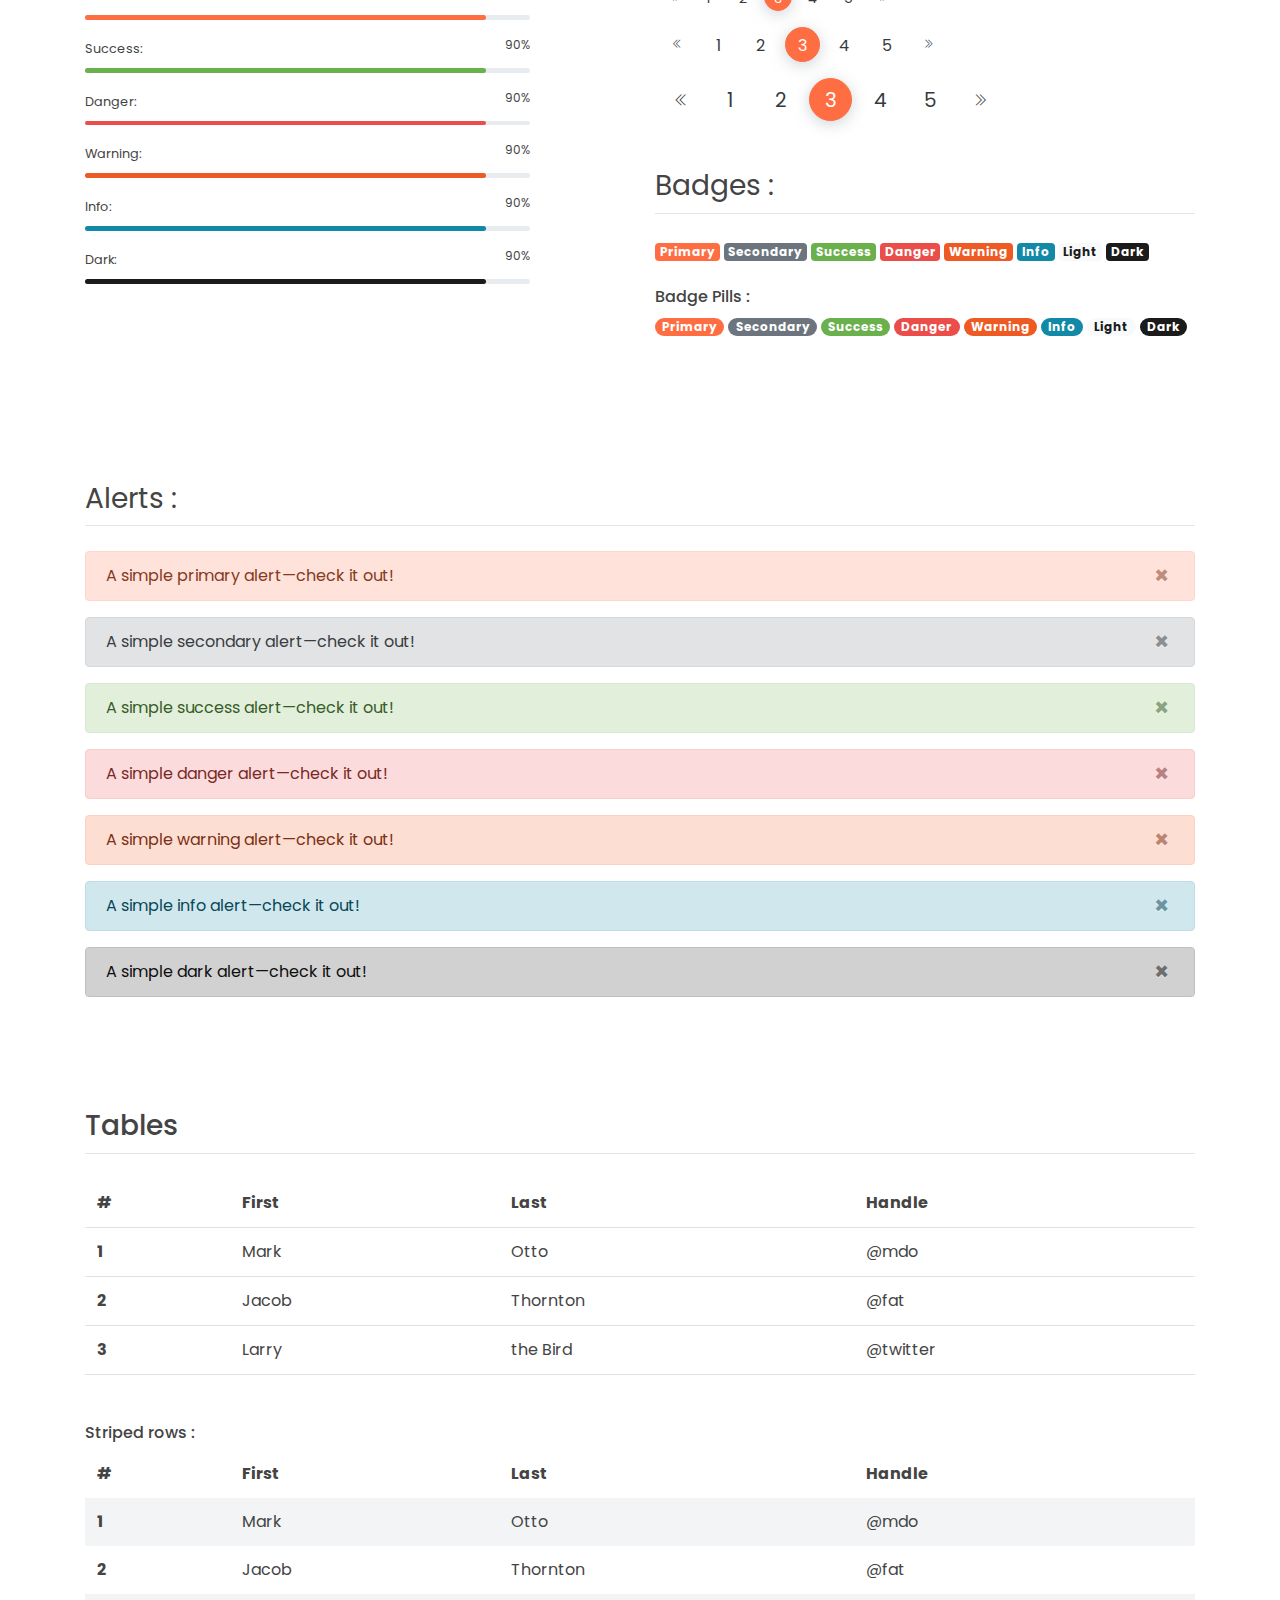
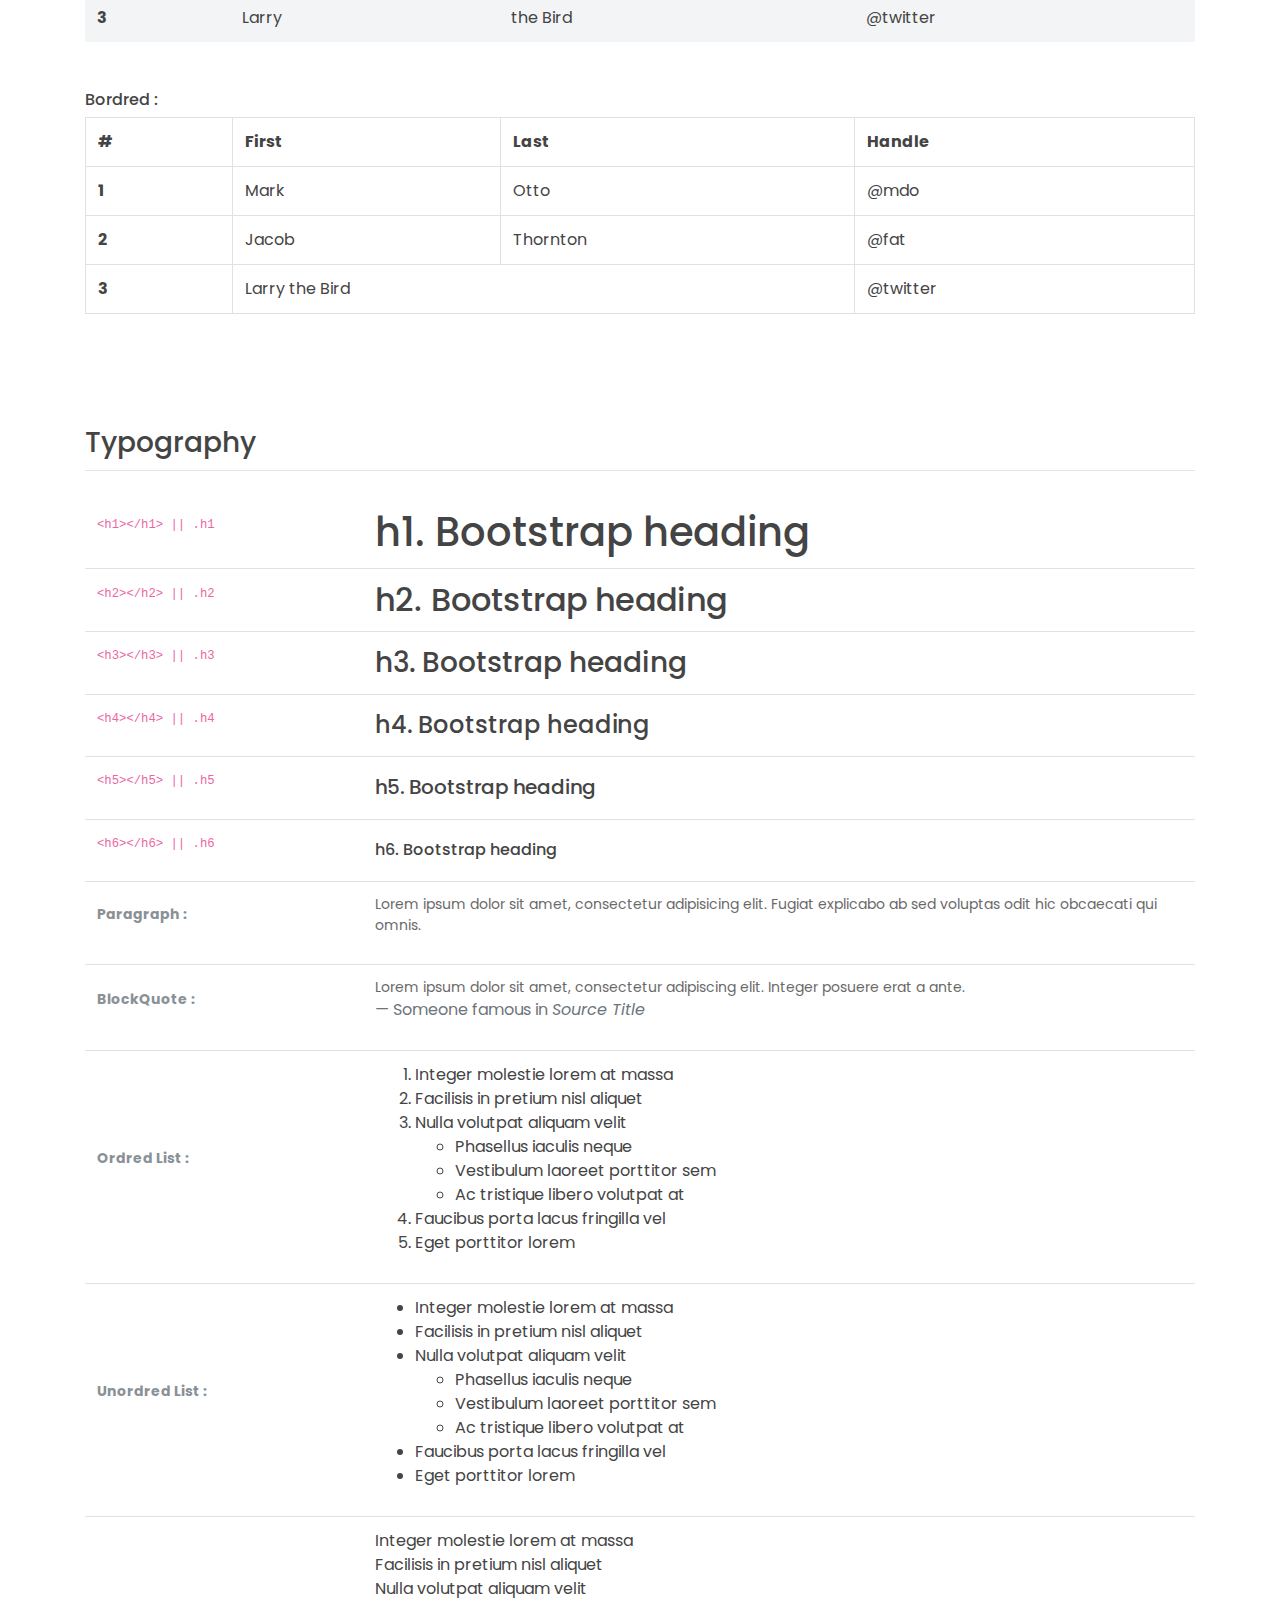
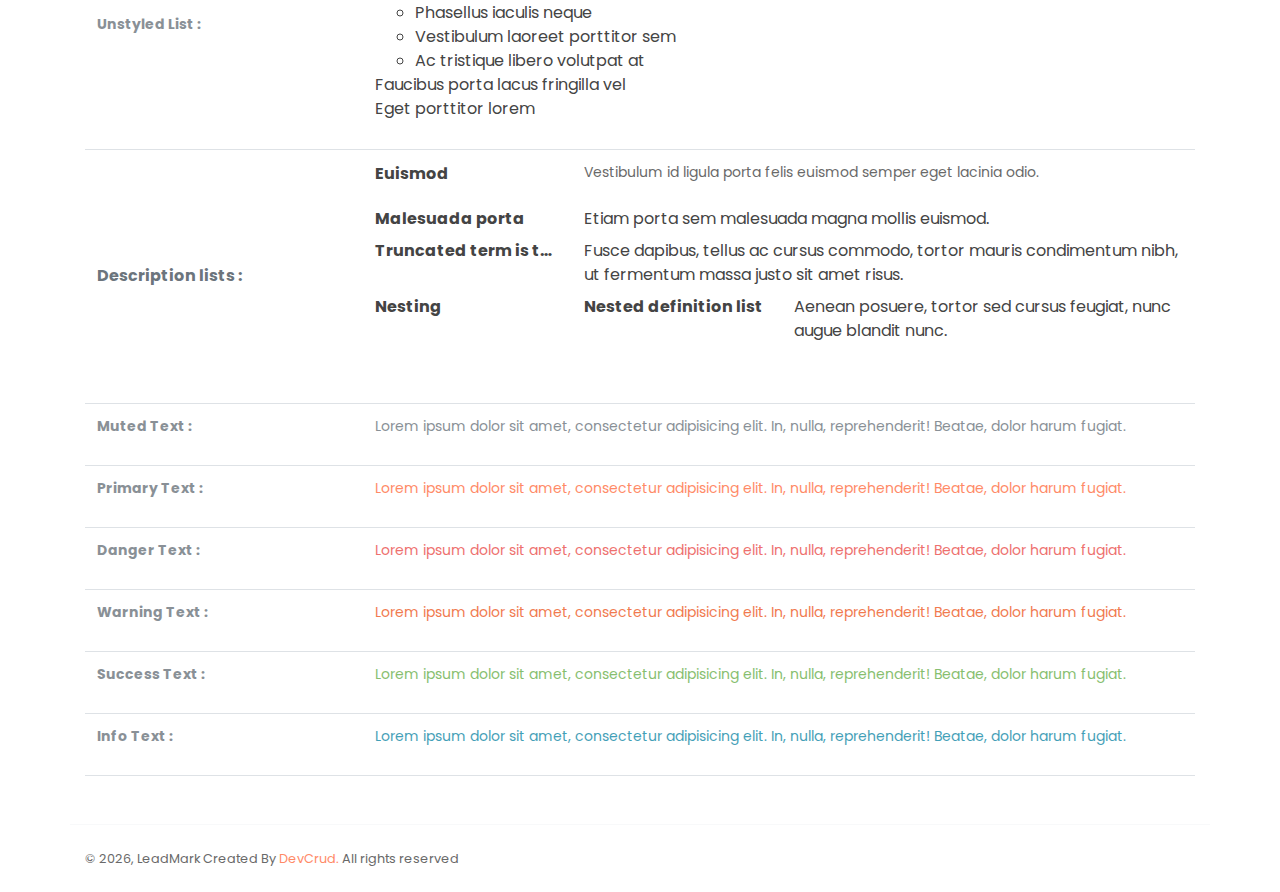
<file: public_html/components.html>
<!DOCTYPE html>
<html lang="en">
<head>
   <meta charset="utf-8">
    <meta name="viewport" content="width=device-width, initial-scale=1, shrink-to-fit=no">
    <meta name="description" content="Start your development with LeadMark landing page.">
    <meta name="author" content="Devcrud">
    <title>LeadMark Landing page | Components</title>
   <!-- font icons -->
   <link rel="stylesheet" href="assets/vendors/themify-icons/css/themify-icons.css">
   <!-- Bootstrap + Steller  -->
   <link rel="stylesheet" href="assets/css/leadmark.css">
</head>
<body>

   <!-- Page Header -->
   <header class="header header-mini"> 
      <div class="header-title">Components</div> 
      <nav aria-label="breadcrumb">
         <ol class="breadcrumb">
            <li class="breadcrumb-item"><a href="/">Home</a></li>
            <li class="breadcrumb-item active" aria-current="page">Components</li>
         </ol>
      </nav>
   </header> <!-- End Of Page Header -->

   <!-- main content -->
   <div class="container">

      <!-- Buttons -->
      <h3 class="mt-5">Buttons</h3>
      <hr>
      <h6 class="section-secondary-title">Styles :</h6>
      <button class="btn btn-primary">Default</button>
      <button class="btn btn-outline-primary">outline</button>
      <button class="btn btn-primary rounded">Rounded</button>
      <button class="btn btn-primary rounded"><i class="ti-thumb-up pr-1"></i> With Icon</button>
      <button class="btn btn-primary circle"><i class="ti-heart"></i></button>

      <h6 class="section-secondary-title mt-5">Sizes :</h6>
      <button class="btn btn-primary btn-lg">Large</button>
      <button class="btn btn-primary ">Regular</button>
      <button class="btn btn-primary btn-sm">Small</button>
      <button class="btn btn-primary w-sm ml-3">w-sm</button>
      <button class="btn btn-primary w-md">w-md</button>
      <button class="btn btn-primary w-lg">w-lg</button>

      <h6 class="section-secondary-title mt-5">Colors :</h6>          
      <button type="button" class="btn btn-primary">Primary</button>
      <button type="button" class="btn btn-secondary">Secondary</button>
      <button type="button" class="btn btn-success">Success</button>
      <button type="button" class="btn btn-danger">Danger</button>
      <button type="button" class="btn btn-warning">Warning</button>
      <button type="button" class="btn btn-info">Info</button>
      <button type="button" class="btn btn-light">Light</button>
      <button type="button" class="btn btn-dark">Dark</button>

      <h6 class="section-secondary-title mt-5">Buttons Tags :</h6>
      <button class="btn btn-primary" type="submit">Button</button>
      <input class="btn btn-primary" type="button" value="Input">
      <input class="btn btn-primary" type="submit" value="Submit">
      <input class="btn btn-primary" type="reset" value="Reset">
      
      <!-- devider -->
      <div class="py-5"></div>

      <!-- Inputs -->
      <h3>Inputs</h3>
      <hr>
      <div class="row mt-5">
         <div class="col-md-6">
            <h6 class="section-secondary-title">Form controls :</h6>        
            <div class="form-group">
               <input type="email" class="form-control" id="exampleFormControlInput1" placeholder="Email address">
            </div>
            <div class="form-group">
               <input type="date" class="form-control" id="exampleFormControlInput1" placeholder="Date">
            </div>
            <div class="form-group">
               <input class="form-control" type="text" placeholder="Readonly input here…" readonly>
            </div>
            <div class="form-group">
               <input class="form-control" id="disabledInput" type="text" placeholder="Disabled input here..." disabled>
            </div>
            <div class="form-group">
               <select class="form-control" id="exampleFormControlSelect1">
                  <option>Example select</option>
                  <option>1</option>
                  <option>2</option>
                  <option>3</option>
                  <option>4</option>
                  <option>5</option>
               </select>
            </div>
            <div class="form-group">
               <select multiple class="form-control" id="exampleFormControlSelect2">
                  <option>Example multiple select</option>
                  <option>1</option>
                  <option>2</option>
                  <option>3</option>
                  <option>4</option>
                  <option>5</option>
               </select>
            </div>
            <div class="form-group">
               <textarea class="form-control" id="exampleFormControlTextarea1" rows="3" placeholder="Example textarea"></textarea>
            </div>
         </div>
         <div class="col-md-6">
            <h6 class="section-secondary-title">Sizes :</h6>    
            <div class="form-group">
               <input class="form-control form-control-lg" type="text" placeholder=".form-control-lg">             
            </div>
            <div class="form-group">
               <input class="form-control" type="text" placeholder="Default input">
            </div>
            <div class="form-group">
               <input class="form-control form-control-sm" type="text" placeholder=".form-control-sm"> 
            </div>
         </div>
      </div> <!-- end of inputs -->   

      <!-- devider -->
      <div class="py-5"></div>             

      <!-- Dropdowns -->
      <h3 class="components-section-title font-weight-normal">Dropdowns</h3>
      <hr>
      <div class="dropdown d-inline-block">
         <button class="btn btn-outline-secondary dropdown-toggle" type="button" id="dropdownMenuButton" data-toggle="dropdown" aria-haspopup="true" aria-expanded="false">
         Dropdown button
         </button>
         <div class="dropdown-menu" aria-labelledby="dropdownMenuButton">
         <a class="dropdown-item" href="#">Action</a>
         <a class="dropdown-item" href="#">Another action</a>
         <a class="dropdown-item" href="#">Something else here</a>
         </div>
      </div>
      <div class="dropdown d-inline-block">
         <a class="btn btn-outline-secondary dropdown-toggle" href="#" role="button" id="dropdownMenuLink" data-toggle="dropdown" aria-haspopup="true" aria-expanded="false">
            Dropdown link
         </a>
         <div class="dropdown-menu" aria-labelledby="dropdownMenuLink">
            <a class="dropdown-item" href="#">Action</a>
            <a class="dropdown-item" href="#">Another action</a>
            <a class="dropdown-item" href="#">Something else here</a>
         </div>
      </div>
      <div class="btn-group">
         <button type="button" class="btn btn-outline-secondary">Split</button>
         <button type="button" class="btn btn-outline-secondary dropdown-toggle dropdown-toggle-split" data-toggle="dropdown" aria-haspopup="true" aria-expanded="false">
         <span class="sr-only">Toggle Dropdown</span>
         </button>
         <div class="dropdown-menu">
            <a class="dropdown-item" href="#">Action</a>
            <a class="dropdown-item" href="#">Another action</a>
            <a class="dropdown-item" href="#">Something else here</a>
            <div class="dropdown-divider"></div>
            <a class="dropdown-item" href="#">Separated link</a>
         </div>
      </div>
      <div class="btn-group">
         <button class="btn btn-outline-secondary dropdown-toggle" type="button" id="dropdownMenuButton" data-toggle="dropdown" aria-haspopup="true" aria-expanded="false">
            Form Dropdown
         </button>
         <div class="dropdown-menu form">
            <form class="px-4 py-3">
               <div class="form-group">
                  <input type="email" class="form-control" id="exampleDropdownFormEmail1" placeholder="email@example.com">
               </div>
               <div class="form-group">
                  <input type="password" class="form-control" id="exampleDropdownFormPassword1" placeholder="Password">
               </div>
               <div class="form-check mb-3">
                  <input type="checkbox" class="form-check-input" id="dropdownCheck">
                  <label class="form-check-label" for="dropdownCheck">
                     Remember me
                  </label>
               </div>
               <button type="submit" class="btn btn-primary btn-block">Sign in</button>
            </form>
            <div class="dropdown-divider"></div>
            <a class="dropdown-item" href="#"><small>New around here? Sign up</small></a>
            <a class="dropdown-item" href="#"><small>Forgot password?</small></a>
         </div>
      </div>       
      <h6 class="section-secondary-title mt-5">Directions :</h6>  
      <div class="btn-group dropup">
         <button type="button" class="btn btn-outline-secondary dropdown-toggle" data-toggle="dropdown" aria-haspopup="true" aria-expanded="false">
            Dropup
         </button>
         <div class="dropdown-menu">
            <a class="dropdown-item" href="#">Action</a>
            <a class="dropdown-item" href="#">Another action</a>
            <a class="dropdown-item" href="#">Something else here</a>
            <div class="dropdown-divider"></div>
            <a class="dropdown-item" href="#">Separated link</a>
         </div>
      </div>
      <div class="btn-group dropright">
         <button type="button" class="btn btn-outline-secondary dropdown-toggle" data-toggle="dropdown" aria-haspopup="true" aria-expanded="false">
            Dropup
         </button>
         <div class="dropdown-menu">
            <a class="dropdown-item" href="#">Action</a>
            <a class="dropdown-item" href="#">Another action</a>
            <a class="dropdown-item" href="#">Something else here</a>
            <div class="dropdown-divider"></div>
            <a class="dropdown-item" href="#">Separated link</a>
         </div>
      </div>
      <div class="btn-group">
         <button type="button" class="btn btn-outline-secondary dropdown-toggle" data-toggle="dropdown" aria-haspopup="true" aria-expanded="false">
            Dropdown
         </button>
         <div class="dropdown-menu">
            <a class="dropdown-item" href="#">Action</a>
            <a class="dropdown-item" href="#">Another action</a>
            <a class="dropdown-item" href="#">Something else here</a>
            <div class="dropdown-divider"></div>
            <a class="dropdown-item" href="#">Separated link</a>
         </div>
      </div>
      <div class="btn-group dropleft">
         <button type="button" class="btn btn-outline-secondary dropdown-toggle" data-toggle="dropdown" aria-haspopup="true" aria-expanded="false">
            Dropdown
         </button>
         <div class="dropdown-menu">
            <a class="dropdown-item" href="#">Action</a>
            <a class="dropdown-item" href="#">Another action</a>
            <a class="dropdown-item" href="#">Something else here</a>
            <div class="dropdown-divider"></div>
            <a class="dropdown-item" href="#">Separated link</a>
         </div>
      </div> <!-- end of Dropdowns -->  

      <!-- devider -->
      <div class="py-5"></div>   

      <!-- navbars -->
      <h3 class="components-section-title font-weight-normal mt-5">Navigations</h3>
      <hr>
      <nav class="navbar navbar-expand-sm navbar-dark bg-primary rounded shadow mb-3">
         <div class="container">
            <a class="navbar-brand" href="#">Primary Color</a>
            <button class="navbar-toggler ml-auto" type="button" data-toggle="collapse" data-target="#navbarSupportedContent" aria-controls="navbarSupportedContent" aria-expanded="false" aria-label="Toggle navigation">
            <span class="navbar-toggler-icon"></span>
            </button>
            <div class="collapse navbar-collapse" id="navbarSupportedContent">
               <ul class="navbar-nav ml-auto"> 
                  <li class="nav-item">
                     <a class="nav-link" href="#about">About Us</a>
                  </li>
                  <li class="nav-item">
                     <a class="nav-link" href="#service">Our Service</a>
                  </li>
                  <li class="nav-item">
                     <a class="nav-link" href="#team">Our Team</a>
                  </li>
                  <li class="nav-item">
                     <a href="#book-table" class="ml-4 mt-1 btn btn-light btn-sm">navbar button</a>
                  </li>
               </ul>                       
            </div>
         </div>
      </nav>
      <nav class="navbar navbar-expand-sm navbar-dark bg-secondary rounded shadow mb-3">
         <div class="container">
            <a class="navbar-brand" href="#">Secondary Color</a>
            <button class="navbar-toggler ml-auto" type="button" data-toggle="collapse" data-target="#navbarSupportedContent" aria-controls="navbarSupportedContent" aria-expanded="false" aria-label="Toggle navigation">
            <span class="navbar-toggler-icon"></span>
            </button>
            <div class="collapse navbar-collapse" id="navbarSupportedContent">
               <ul class="navbar-nav ml-auto"> 
                  <li class="nav-item">
                     <a class="nav-link" href="#about">About Us</a>
                  </li>
                  <li class="nav-item">
                     <a class="nav-link" href="#service">Our Service</a>
                  </li>
                  <li class="nav-item">
                     <a class="nav-link" href="#team">Our Team</a>
                  </li>
                  <li class="nav-item">
                     <a href="#book-table" class="ml-4 mt-1 btn btn-light btn-sm">navbar button</a>
                  </li>
               </ul>                       
            </div>
         </div>
      </nav>
      <nav class="navbar navbar-expand-sm navbar-dark bg-success rounded shadow mb-3">
         <div class="container">
            <a class="navbar-brand" href="#">Success Color</a>
            <button class="navbar-toggler ml-auto" type="button" data-toggle="collapse" data-target="#navbarSupportedContent" aria-controls="navbarSupportedContent" aria-expanded="false" aria-label="Toggle navigation">
            <span class="navbar-toggler-icon"></span>
            </button>
            <div class="collapse navbar-collapse" id="navbarSupportedContent">
               <ul class="navbar-nav ml-auto"> 
                  <li class="nav-item">
                     <a class="nav-link" href="#about">About Us</a>
                  </li>
                  <li class="nav-item">
                     <a class="nav-link" href="#service">Our Service</a>
                  </li>
                  <li class="nav-item">
                     <a class="nav-link" href="#team">Our Team</a>
                  </li>
                  <li class="nav-item">
                     <a href="#book-table" class="ml-4 mt-1 btn btn-light btn-sm">navbar button</a>
                  </li>
               </ul>                       
            </div>
         </div>
      </nav>
      <nav class="navbar navbar-expand-sm navbar-dark bg-info rounded shadow mb-3">
         <div class="container">
            <a class="navbar-brand" href="#">Info Color</a>
            <button class="navbar-toggler ml-auto" type="button" data-toggle="collapse" data-target="#navbarSupportedContent" aria-controls="navbarSupportedContent" aria-expanded="false" aria-label="Toggle navigation">
            <span class="navbar-toggler-icon"></span>
            </button>
            <div class="collapse navbar-collapse" id="navbarSupportedContent">
               <ul class="navbar-nav ml-auto"> 
                  <li class="nav-item">
                     <a class="nav-link" href="#about">About Us</a>
                  </li>
                  <li class="nav-item">
                     <a class="nav-link" href="#service">Our Service</a>
                  </li>
                  <li class="nav-item">
                     <a class="nav-link" href="#team">Our Team</a>
                  </li>
                  <li class="nav-item">
                     <a href="#book-table" class="ml-4 mt-1 btn btn-light btn-sm">navbar button</a>
                  </li>
               </ul>                       
            </div>
         </div>
      </nav>
      <nav class="navbar navbar-expand-sm navbar-dark bg-warning rounded shadow mb-3">
         <div class="container">
            <a class="navbar-brand" href="#">Warning Color</a>
            <button class="navbar-toggler ml-auto" type="button" data-toggle="collapse" data-target="#navbarSupportedContent" aria-controls="navbarSupportedContent" aria-expanded="false" aria-label="Toggle navigation">
            <span class="navbar-toggler-icon"></span>
            </button>
            <div class="collapse navbar-collapse" id="navbarSupportedContent">
               <ul class="navbar-nav ml-auto"> 
                  <li class="nav-item">
                     <a class="nav-link" href="#about">About Us</a>
                  </li>
                  <li class="nav-item">
                     <a class="nav-link" href="#service">Our Service</a>
                  </li>
                  <li class="nav-item">
                     <a class="nav-link" href="#team">Our Team</a>
                  </li>
                  <li class="nav-item">
                     <a href="#book-table" class="ml-4 mt-1 btn btn-light btn-sm">navbar button</a>
                  </li>
               </ul>                       
            </div>
         </div>
      </nav>
      <nav class="navbar navbar-expand-sm navbar-dark bg-danger rounded shadow mb-3">
         <div class="container">
            <a class="navbar-brand" href="#">Danger Color</a>
            <button class="navbar-toggler ml-auto" type="button" data-toggle="collapse" data-target="#navbarSupportedContent" aria-controls="navbarSupportedContent" aria-expanded="false" aria-label="Toggle navigation">
            <span class="navbar-toggler-icon"></span>
            </button>
            <div class="collapse navbar-collapse" id="navbarSupportedContent">
               <ul class="navbar-nav ml-auto"> 
                  <li class="nav-item">
                     <a class="nav-link" href="#about">About Us</a>
                  </li>
                  <li class="nav-item">
                     <a class="nav-link" href="#service">Our Service</a>
                  </li>
                  <li class="nav-item">
                     <a class="nav-link" href="#team">Our Team</a>
                  </li>
                  <li class="nav-item">
                     <a href="#book-table" class="ml-4 mt-1 btn btn-light btn-sm">navbar button</a>
                  </li>
               </ul>                       
            </div>
         </div>
      </nav>
      <nav class="navbar navbar-expand-sm navbar-dark bg-dark rounded shadow mb-3">
         <div class="container">
            <a class="navbar-brand" href="#">Dark Color</a>
            <button class="navbar-toggler ml-auto" type="button" data-toggle="collapse" data-target="#navbarSupportedContent" aria-controls="navbarSupportedContent" aria-expanded="false" aria-label="Toggle navigation">
            <span class="navbar-toggler-icon"></span>
            </button>
            <div class="collapse navbar-collapse" id="navbarSupportedContent">
               <ul class="navbar-nav ml-auto"> 
                  <li class="nav-item">
                     <a class="nav-link" href="#about">About Us</a>
                  </li>
                  <li class="nav-item">
                     <a class="nav-link" href="#service">Our Service</a>
                  </li>
                  <li class="nav-item">
                     <a class="nav-link" href="#team">Our Team</a>
                  </li>
                  <li class="nav-item">
                     <a href="#book-table" class="ml-4 mt-1 btn btn-primary btn-sm">navbar button</a>
                  </li>
               </ul>                       
            </div>
         </div>
      </nav>
      <nav class="navbar navbar-expand-sm navbar-light bg-light rounded shadow mb-3">
         <div class="container">
            <a class="navbar-brand" href="#">Dark Color</a>
            <button class="navbar-toggler ml-auto" type="button" data-toggle="collapse" data-target="#navbarSupportedContent" aria-controls="navbarSupportedContent" aria-expanded="false" aria-label="Toggle navigation">
            <span class="navbar-toggler-icon"></span>
            </button>
            <div class="collapse navbar-collapse" id="navbarSupportedContent">
               <ul class="navbar-nav ml-auto"> 
                  <li class="nav-item">
                     <a class="nav-link" href="#about">About Us</a>
                  </li>
                  <li class="nav-item">
                     <a class="nav-link" href="#service">Our Service</a>
                  </li>
                  <li class="nav-item">
                     <a class="nav-link" href="#team">Our Team</a>
                  </li>
                  <li class="nav-item">
                     <a href="#book-table" class="ml-4 mt-1 btn btn-dark btn-sm">navbar button</a>
                  </li>
               </ul>                       
            </div>
         </div>
      </nav>
      <!-- End of navbars -->

      <!-- devider -->
      <div class="py-5"></div>   
      
      <!-- progress bars -->
      <div class="row justify-content-between">
         <div class="col-md-5">
            <h3 class="components-section-title font-weight-normal mt-5">Progress Bars :</h3>
            <hr>
            <small>Default: </small>
            <div class="progress mt-2 mb-3">
               <div class="progress-bar" role="progressbar" style="width: 90%" aria-valuenow="25" aria-valuemin="0" aria-valuemax="100"><span>90%</span></div>
            </div>
            <small>Success:</small>
            <div class="progress mt-2 mb-3">
               <div class="progress-bar bg-success" role="progressbar" style="width: 90%" aria-valuenow="25" aria-valuemin="0" aria-valuemax="100"><span>90%</span></div>
            </div>
            <small>Danger:</small>
            <div class="progress mt-2 mb-3">
               <div class="progress-bar bg-danger" role="progressbar" style="width: 90%" aria-valuenow="25" aria-valuemin="0" aria-valuemax="100"><span>90%</span></div>
            </div>
            <small>Warning:</small>
            <div class="progress mt-2 mb-3">
               <div class="progress-bar bg-warning" role="progressbar" style="width: 90%" aria-valuenow="25" aria-valuemin="0" aria-valuemax="100"><span>90%</span></div>
            </div>
            <small>Info:</small>
            <div class="progress mt-2 mb-3">
               <div class="progress-bar bg-info" role="progressbar" style="width: 90%" aria-valuenow="25" aria-valuemin="0" aria-valuemax="100"><span>90%</span></div>
            </div>
            <small>Dark:</small>
            <div class="progress mt-2 mb-3">
               <div class="progress-bar bg-dark" role="progressbar" style="width: 90%" aria-valuenow="25" aria-valuemin="0" aria-valuemax="100"><span>90%</span></div>
            </div>
         </div>
         <div class="col-md-6">
            <h3 class="components-section-title font-weight-normal mt-5">Paginations :</h3>
            <hr>
            <nav aria-label="Page navigation example">
               <ul class="pagination pagination-sm">
                  <li class="page-item"><a class="page-link" href="#"><i class="ti-angle-double-left"></i></a></li>
                  <li class="page-item"><a class="page-link" href="#">1</a></li>
                  <li class="page-item"><a class="page-link" href="#">2</a></li>
                  <li class="page-item active"><a class="page-link" href="#">3</a></li>
                  <li class="page-item"><a class="page-link" href="#">4</a></li>
                  <li class="page-item"><a class="page-link" href="#">5</a></li>
                  <li class="page-item"><a class="page-link" href="#"><i class="ti-angle-double-right"></i></a></li>
               </ul>
            </nav>
            <nav aria-label="Page navigation example">
               <ul class="pagination">
               <li class="page-item"><a class="page-link" href="#"><i class="ti-angle-double-left"></i></a></li>
                  <li class="page-item"><a class="page-link" href="#">1</a></li>
                  <li class="page-item"><a class="page-link" href="#">2</a></li>
                  <li class="page-item active"><a class="page-link" href="#">3</a></li>
                  <li class="page-item"><a class="page-link" href="#">4</a></li>
                  <li class="page-item"><a class="page-link" href="#">5</a></li>
                  <li class="page-item"><a class="page-link" href="#"><i class="ti-angle-double-right"></i></a></li>
               </ul>
            </nav>
            <nav aria-label="Page navigation example">
               <ul class="pagination pagination-lg">
                  <li class="page-item"><a class="page-link" href="#"><i class="ti-angle-double-left"></i></a></li>
                  <li class="page-item"><a class="page-link" href="#">1</a></li>
                  <li class="page-item"><a class="page-link" href="#">2</a></li>
                  <li class="page-item active"><a class="page-link" href="#">3</a></li>
                  <li class="page-item"><a class="page-link" href="#">4</a></li>
                  <li class="page-item"><a class="page-link" href="#">5</a></li>
                  <li class="page-item"><a class="page-link" href="#"><i class="ti-angle-double-right"></i></a></li>
               </ul>
            </nav>

            <!-- Badges -->
            <h3 class="components-section-title font-weight-normal mt-5">Badges :</h3>
            <hr>
            <span class="badge badge-primary">Primary</span>
            <span class="badge badge-secondary">Secondary</span>
            <span class="badge badge-success">Success</span>
            <span class="badge badge-danger">Danger</span>
            <span class="badge badge-warning">Warning</span>
            <span class="badge badge-info">Info</span>
            <span class="badge badge-light">Light</span>
            <span class="badge badge-dark">Dark</span>
            <h6 class="section-secondary-title mt-4 mb-2">Badge Pills :</h6>
            <span class="badge badge-pill badge-primary">Primary</span>
            <span class="badge badge-pill badge-secondary">Secondary</span>
            <span class="badge badge-pill badge-success">Success</span>
            <span class="badge badge-pill badge-danger">Danger</span>
            <span class="badge badge-pill badge-warning">Warning</span>
            <span class="badge badge-pill badge-info">Info</span>
            <span class="badge badge-pill badge-light">Light</span>
            <span class="badge badge-pill badge-dark">Dark</span>
         </div>
      </div> <!-- End of Progress bars -->

      <!-- devider -->
      <div class="py-5"></div>  

      <!-- Alerts -->
      <h3 class="components-section-title font-weight-normal mt-5">Alerts :</h3>
      <hr>
      <div class="alert alert-primary alert-dismissible fade show" role="alert">
         A simple primary alert—check it out!
         <button type="button" class="close" data-dismiss="alert" aria-label="Close">
            <span aria-hidden="true">&times;</span>
         </button>
      </div>
      <div class="alert alert-secondary alert-dismissible fade show" role="alert">
         A simple secondary alert—check it out!
         <button type="button" class="close" data-dismiss="alert" aria-label="Close">
            <span aria-hidden="true">&times;</span>
         </button>
      </div>
      <div class="alert alert-success alert-dismissible fade show" role="alert">
         A simple success alert—check it out!
         <button type="button" class="close" data-dismiss="alert" aria-label="Close">
            <span aria-hidden="true">&times;</span>
         </button>
      </div>
      <div class="alert alert-danger alert-dismissible fade show" role="alert">
         A simple danger alert—check it out!
         <button type="button" class="close" data-dismiss="alert" aria-label="Close">
            <span aria-hidden="true">&times;</span>
         </button>
      </div>
      <div class="alert alert-warning alert-dismissible fade show" role="alert">
         A simple warning alert—check it out!
         <button type="button" class="close" data-dismiss="alert" aria-label="Close">
            <span aria-hidden="true">&times;</span>
         </button>
      </div>
      <div class="alert alert-info alert-dismissible fade show" role="alert">
         A simple info alert—check it out!
         <button type="button" class="close" data-dismiss="alert" aria-label="Close">
            <span aria-hidden="true">&times;</span>
         </button>
      </div>
      <div class="alert alert-dark alert-dismissible fade show" role="alert">
         A simple dark alert—check it out!
         <button type="button" class="close" data-dismiss="alert" aria-label="Close">
            <span aria-hidden="true">&times;</span>
         </button>
      </div>
      <!-- end of alerts -->

      <!-- devider -->
      <div class="py-5"></div> 
   
      <!-- tables -->
      <h3 class="components-section-title">Tables</h3>
      <hr>
      <table class="table">
         <thead>
            <tr>
               <th scope="col">#</th>
               <th scope="col">First</th>
               <th scope="col">Last</th>
               <th scope="col">Handle</th>
            </tr>
         </thead>
         <tbody>
            <tr>
               <th scope="row">1</th>
               <td>Mark</td>
               <td>Otto</td>
               <td>@mdo</td>
            </tr>
            <tr>
               <th scope="row">2</th>
               <td>Jacob</td>
               <td>Thornton</td>
               <td>@fat</td>
            </tr>
            <tr>
               <th scope="row">3</th>
               <td>Larry</td>
               <td>the Bird</td>
               <td>@twitter</td>
            </tr>
         </tbody>
      </table>

      <h6 class="section-secondary-title mt-5">Striped rows :</h6>
      <table class="table table-striped">
         <thead>
            <tr>
               <th scope="col">#</th>
               <th scope="col">First</th>
               <th scope="col">Last</th>
               <th scope="col">Handle</th>
            </tr>
         </thead>
         <tbody>
            <tr>
               <th scope="row">1</th>
               <td>Mark</td>
               <td>Otto</td>
               <td>@mdo</td>
            </tr>
            <tr>
               <th scope="row">2</th>
               <td>Jacob</td>
               <td>Thornton</td>
               <td>@fat</td>
            </tr>
            <tr>
               <th scope="row">3</th>
               <td>Larry</td>
               <td>the Bird</td>
               <td>@twitter</td>
            </tr>
         </tbody>
      </table>

      <h6 class="section-secondary-title mt-5">Bordred :</h6>
      <table class="table table-bordered">
         <thead>
            <tr>
               <th scope="col">#</th>
               <th scope="col">First</th>
               <th scope="col">Last</th>
               <th scope="col">Handle</th>
            </tr>
         </thead>
         <tbody>
            <tr>
               <th scope="row">1</th>
               <td>Mark</td>
               <td>Otto</td>
               <td>@mdo</td>
            </tr>
            <tr>
               <th scope="row">2</th>
               <td>Jacob</td>
               <td>Thornton</td>
               <td>@fat</td>
            </tr>
            <tr>
               <th scope="row">3</th>
               <td colspan="2">Larry the Bird</td>
               <td>@twitter</td>
            </tr>
         </tbody>
      </table>
      <!-- end of tables -->

      <!-- devider -->
      <div class="py-5"></div> 

      <!-- typography -->
      <h3 class="components-section-title">Typography</h3>
      <hr>
      <table class="table table-borderless v-align-center">
         <tbody>
            <tr>
               <td>
                  <p><code class="highlighter-rouge">&lt;h1&gt;&lt;/h1&gt; || .h1</code></p>
               </td>
               <td class="w-75"><span class="h1">h1. Bootstrap heading</span></td>
            </tr>
            <tr>
               <td>
                  <p><code class="highlighter-rouge">&lt;h2&gt;&lt;/h2&gt; || .h2</code></p>
               </td>
               <td><span class="h2">h2. Bootstrap heading</span></td>
            </tr>
            <tr>
               <td>
                  <p><code class="highlighter-rouge">&lt;h3&gt;&lt;/h3&gt; || .h3</code></p>
               </td>
               <td><span class="h3">h3. Bootstrap heading</span></td>
            </tr>
            <tr>
               <td>
                  <p><code class="highlighter-rouge">&lt;h4&gt;&lt;/h4&gt; || .h4</code></p>
               </td>
               <td><span class="h4">h4. Bootstrap heading</span></td>
            </tr>
            <tr>
               <td>
                  <p><code class="highlighter-rouge">&lt;h5&gt;&lt;/h5&gt; || .h5</code></p>
               </td>
               <td><span class="h5">h5. Bootstrap heading</span></td>
            </tr>
            <tr>
               <td>
                  <p><code class="highlighter-rouge">&lt;h6&gt;&lt;/h6&gt; || .h6</code></p>
               </td>
               <td><span class="h6">h6. Bootstrap heading</span></td>
            </tr>
            <tr>
               <td>
                  <p class="font-weight-bold text-muted">Paragraph :</p>
               </td>
               <td><p>Lorem ipsum dolor sit amet, consectetur adipisicing elit. Fugiat explicabo ab sed voluptas odit hic obcaecati qui omnis.</p></td>
            </tr>
            <tr>
               <td>
                  <p class="font-weight-bold text-muted">BlockQuote :</p>
               </td>
               <td>
                  <blockquote class="blockquote">
                     <p class="mb-0">Lorem ipsum dolor sit amet, consectetur adipiscing elit. Integer posuere erat a ante.</p>
                     <footer class="blockquote-footer">Someone famous in <cite title="Source Title">Source Title</cite></footer>
                  </blockquote>
               </td>
            </tr>

            <tr>
               <td><p class="font-weight-bold text-muted">Ordred List :</p></td>
               <td>
                  <ol>
                     <li>Integer molestie lorem at massa</li>
                     <li>Facilisis in pretium nisl aliquet</li>
                     <li>Nulla volutpat aliquam velit
                        <ul>
                           <li>Phasellus iaculis neque</li>
                           <li>Vestibulum laoreet porttitor sem</li>
                           <li>Ac tristique libero volutpat at</li>
                        </ul>
                     </li>
                     <li>Faucibus porta lacus fringilla vel</li>
                     <li>Eget porttitor lorem</li>
                  </ol>
               </td>
            </tr>
            <tr>
               <td><p class="font-weight-bold text-muted">Unordred List :</p></td>
               <td>
                  <ul >
                     <li>Integer molestie lorem at massa</li>
                     <li>Facilisis in pretium nisl aliquet</li>
                     <li>Nulla volutpat aliquam velit
                        <ul>
                           <li>Phasellus iaculis neque</li>
                           <li>Vestibulum laoreet porttitor sem</li>
                           <li>Ac tristique libero volutpat at</li>
                        </ul>
                     </li>
                     <li>Faucibus porta lacus fringilla vel</li>
                     <li>Eget porttitor lorem</li>
                  </ul>
               </td>
            </tr>
            <tr>
               <td><p class="font-weight-bold text-muted">Unstyled List :</p></td>
               <td>
                  <ul class="list-unstyled">
                     <li>Integer molestie lorem at massa</li>
                     <li>Facilisis in pretium nisl aliquet</li>
                     <li>Nulla volutpat aliquam velit
                        <ul>
                           <li>Phasellus iaculis neque</li>
                           <li>Vestibulum laoreet porttitor sem</li>
                           <li>Ac tristique libero volutpat at</li>
                        </ul>
                     </li>
                     <li>Faucibus porta lacus fringilla vel</li>
                     <li>Eget porttitor lorem</li>
                  </ul>
               </td>
            </tr>
            <tr>
               <td class="font-weight-bold text-muted">Description lists : </td>
               <td>
                  <dl class="row">
                     <dt class="col-sm-3">Euismod</dt>
                     <dd class="col-sm-9">
                        <p>Vestibulum id ligula porta felis euismod semper eget lacinia odio.</p>
                     </dd>

                     <dt class="col-sm-3">Malesuada porta</dt>
                     <dd class="col-sm-9">Etiam porta sem malesuada magna mollis euismod.</dd>

                     <dt class="col-sm-3 text-truncate">Truncated term is truncated</dt>
                     <dd class="col-sm-9">Fusce dapibus, tellus ac cursus commodo, tortor mauris condimentum nibh, ut fermentum massa justo sit amet risus.</dd>

                     <dt class="col-sm-3">Nesting</dt>
                     <dd class="col-sm-9">
                        <dl class="row">
                           <dt class="col-sm-4">Nested definition list</dt>
                           <dd class="col-sm-8">Aenean posuere, tortor sed cursus feugiat, nunc augue blandit nunc.</dd>
                        </dl>
                     </dd>
                  </dl>
               </td>
            </tr>
            <tr>
               <td>
                  <p class="font-weight-bold text-muted">Muted Text :</p>
               </td>
               <td>
                  <p class="text-muted">Lorem ipsum dolor sit amet, consectetur adipisicing elit. In, nulla, reprehenderit! Beatae, dolor harum fugiat.</p>
               </td>
            </tr>
            <tr>
               <td>
                  <p class="font-weight-bold text-muted">Primary Text :</p>
               </td>
               <td>
                  <p class="text-primary">Lorem ipsum dolor sit amet, consectetur adipisicing elit. In, nulla, reprehenderit! Beatae, dolor harum fugiat.</p>
               </td>
            </tr>
            <tr>
               <td>
                  <p class="font-weight-bold text-muted">Danger Text :</p>
               </td>
               <td>
                  <p class="text-danger">Lorem ipsum dolor sit amet, consectetur adipisicing elit. In, nulla, reprehenderit! Beatae, dolor harum fugiat.</p>
               </td>
            </tr>
            <tr>
               <td>
                  <p class="font-weight-bold text-muted">Warning Text :</p>
               </td>
               <td>
                  <p class="text-warning">Lorem ipsum dolor sit amet, consectetur adipisicing elit. In, nulla, reprehenderit! Beatae, dolor harum fugiat.</p>
               </td>
            </tr>
            <tr>
               <td>
                  <p class="font-weight-bold text-muted">Success Text :</p>
               </td>
               <td>
                  <p class="text-success">Lorem ipsum dolor sit amet, consectetur adipisicing elit. In, nulla, reprehenderit! Beatae, dolor harum fugiat.</p>
               </td>
            </tr>
            <tr>
               <td>
                  <p class="font-weight-bold text-muted">Info Text :</p>
               </td>
               <td>
                  <p class="text-info">Lorem ipsum dolor sit amet, consectetur adipisicing elit. In, nulla, reprehenderit! Beatae, dolor harum fugiat.</p>
               </td>
            </tr>
         </tbody>
      </table>
   </div>
   <!-- end of typography -->

   <!-- Page Footer -->
   <footer class="container mt-5 py-4 border-top border-light">
       <p class="mb-0 small">&copy; <script>document.write(new Date().getFullYear())</script>, LeadMark Created By <a href="https://www.devcrud.com" target="_blank">DevCrud.</a>  All rights reserved </p>     
   </footer>
   <!-- End of Page Footer -->  
   
   <!-- core  -->
   <script src="assets/vendors/jquery/jquery-3.4.1.js"></script>
   <script src="assets/vendors/bootstrap/bootstrap.bundle.js"></script>

</body>
</html>
</file>
<file: public_html/assets/vendors/themify-icons/css/themify-icons.css>
@font-face {
	font-family: 'themify';
	src:url("../fonts/themify.eot?-fvbane");
	src:url("../fonts/themify.eot?#iefix-fvbane") format("embedded-opentype"),
		url("../fonts/themify.woff?-fvbane") format("woff"),
		url("../fonts/themify.ttf?-fvbane") format("truetype"),
		url("../fonts/themify.svg?-fvbane#themify") format("svg");
	font-weight: normal;
	font-style: normal;
}

[class^="ti-"], [class*=" ti-"] {
	font-family: 'themify';
	speak: none;
	font-style: normal;
	font-weight: normal;
	font-variant: normal;
	text-transform: none;
	line-height: 1;

	/* Better Font Rendering =========== */
	-webkit-font-smoothing: antialiased;
	-moz-osx-font-smoothing: grayscale;
}

.ti-wand:before {
	content: "\e600";
}
.ti-volume:before {
	content: "\e601";
}
.ti-user:before {
	content: "\e602";
}
.ti-unlock:before {
	content: "\e603";
}
.ti-unlink:before {
	content: "\e604";
}
.ti-trash:before {
	content: "\e605";
}
.ti-thought:before {
	content: "\e606";
}
.ti-target:before {
	content: "\e607";
}
.ti-tag:before {
	content: "\e608";
}
.ti-tablet:before {
	content: "\e609";
}
.ti-star:before {
	content: "\e60a";
}
.ti-spray:before {
	content: "\e60b";
}
.ti-signal:before {
	content: "\e60c";
}
.ti-shopping-cart:before {
	content: "\e60d";
}
.ti-shopping-cart-full:before {
	content: "\e60e";
}
.ti-settings:before {
	content: "\e60f";
}
.ti-search:before {
	content: "\e610";
}
.ti-zoom-in:before {
	content: "\e611";
}
.ti-zoom-out:before {
	content: "\e612";
}
.ti-cut:before {
	content: "\e613";
}
.ti-ruler:before {
	content: "\e614";
}
.ti-ruler-pencil:before {
	content: "\e615";
}
.ti-ruler-alt:before {
	content: "\e616";
}
.ti-bookmark:before {
	content: "\e617";
}
.ti-bookmark-alt:before {
	content: "\e618";
}
.ti-reload:before {
	content: "\e619";
}
.ti-plus:before {
	content: "\e61a";
}
.ti-pin:before {
	content: "\e61b";
}
.ti-pencil:before {
	content: "\e61c";
}
.ti-pencil-alt:before {
	content: "\e61d";
}
.ti-paint-roller:before {
	content: "\e61e";
}
.ti-paint-bucket:before {
	content: "\e61f";
}
.ti-na:before {
	content: "\e620";
}
.ti-mobile:before {
	content: "\e621";
}
.ti-minus:before {
	content: "\e622";
}
.ti-medall:before {
	content: "\e623";
}
.ti-medall-alt:before {
	content: "\e624";
}
.ti-marker:before {
	content: "\e625";
}
.ti-marker-alt:before {
	content: "\e626";
}
.ti-arrow-up:before {
	content: "\e627";
}
.ti-arrow-right:before {
	content: "\e628";
}
.ti-arrow-left:before {
	content: "\e629";
}
.ti-arrow-down:before {
	content: "\e62a";
}
.ti-lock:before {
	content: "\e62b";
}
.ti-location-arrow:before {
	content: "\e62c";
}
.ti-link:before {
	content: "\e62d";
}
.ti-layout:before {
	content: "\e62e";
}
.ti-layers:before {
	content: "\e62f";
}
.ti-layers-alt:before {
	content: "\e630";
}
.ti-key:before {
	content: "\e631";
}
.ti-import:before {
	content: "\e632";
}
.ti-image:before {
	content: "\e633";
}
.ti-heart:before {
	content: "\e634";
}
.ti-heart-broken:before {
	content: "\e635";
}
.ti-hand-stop:before {
	content: "\e636";
}
.ti-hand-open:before {
	content: "\e637";
}
.ti-hand-drag:before {
	content: "\e638";
}
.ti-folder:before {
	content: "\e639";
}
.ti-flag:before {
	content: "\e63a";
}
.ti-flag-alt:before {
	content: "\e63b";
}
.ti-flag-alt-2:before {
	content: "\e63c";
}
.ti-eye:before {
	content: "\e63d";
}
.ti-export:before {
	content: "\e63e";
}
.ti-exchange-vertical:before {
	content: "\e63f";
}
.ti-desktop:before {
	content: "\e640";
}
.ti-cup:before {
	content: "\e641";
}
.ti-crown:before {
	content: "\e642";
}
.ti-comments:before {
	content: "\e643";
}
.ti-comment:before {
	content: "\e644";
}
.ti-comment-alt:before {
	content: "\e645";
}
.ti-close:before {
	content: "\e646";
}
.ti-clip:before {
	content: "\e647";
}
.ti-angle-up:before {
	content: "\e648";
}
.ti-angle-right:before {
	content: "\e649";
}
.ti-angle-left:before {
	content: "\e64a";
}
.ti-angle-down:before {
	content: "\e64b";
}
.ti-check:before {
	content: "\e64c";
}
.ti-check-box:before {
	content: "\e64d";
}
.ti-camera:before {
	content: "\e64e";
}
.ti-announcement:before {
	content: "\e64f";
}
.ti-brush:before {
	content: "\e650";
}
.ti-briefcase:before {
	content: "\e651";
}
.ti-bolt:before {
	content: "\e652";
}
.ti-bolt-alt:before {
	content: "\e653";
}
.ti-blackboard:before {
	content: "\e654";
}
.ti-bag:before {
	content: "\e655";
}
.ti-move:before {
	content: "\e656";
}
.ti-arrows-vertical:before {
	content: "\e657";
}
.ti-arrows-horizontal:before {
	content: "\e658";
}
.ti-fullscreen:before {
	content: "\e659";
}
.ti-arrow-top-right:before {
	content: "\e65a";
}
.ti-arrow-top-left:before {
	content: "\e65b";
}
.ti-arrow-circle-up:before {
	content: "\e65c";
}
.ti-arrow-circle-right:before {
	content: "\e65d";
}
.ti-arrow-circle-left:before {
	content: "\e65e";
}
.ti-arrow-circle-down:before {
	content: "\e65f";
}
.ti-angle-double-up:before {
	content: "\e660";
}
.ti-angle-double-right:before {
	content: "\e661";
}
.ti-angle-double-left:before {
	content: "\e662";
}
.ti-angle-double-down:before {
	content: "\e663";
}
.ti-zip:before {
	content: "\e664";
}
.ti-world:before {
	content: "\e665";
}
.ti-wheelchair:before {
	content: "\e666";
}
.ti-view-list:before {
	content: "\e667";
}
.ti-view-list-alt:before {
	content: "\e668";
}
.ti-view-grid:before {
	content: "\e669";
}
.ti-uppercase:before {
	content: "\e66a";
}
.ti-upload:before {
	content: "\e66b";
}
.ti-underline:before {
	content: "\e66c";
}
.ti-truck:before {
	content: "\e66d";
}
.ti-timer:before {
	content: "\e66e";
}
.ti-ticket:before {
	content: "\e66f";
}
.ti-thumb-up:before {
	content: "\e670";
}
.ti-thumb-down:before {
	content: "\e671";
}
.ti-text:before {
	content: "\e672";
}
.ti-stats-up:before {
	content: "\e673";
}
.ti-stats-down:before {
	content: "\e674";
}
.ti-split-v:before {
	content: "\e675";
}
.ti-split-h:before {
	content: "\e676";
}
.ti-smallcap:before {
	content: "\e677";
}
.ti-shine:before {
	content: "\e678";
}
.ti-shift-right:before {
	content: "\e679";
}
.ti-shift-left:before {
	content: "\e67a";
}
.ti-shield:before {
	content: "\e67b";
}
.ti-notepad:before {
	content: "\e67c";
}
.ti-server:before {
	content: "\e67d";
}
.ti-quote-right:before {
	content: "\e67e";
}
.ti-quote-left:before {
	content: "\e67f";
}
.ti-pulse:before {
	content: "\e680";
}
.ti-printer:before {
	content: "\e681";
}
.ti-power-off:before {
	content: "\e682";
}
.ti-plug:before {
	content: "\e683";
}
.ti-pie-chart:before {
	content: "\e684";
}
.ti-paragraph:before {
	content: "\e685";
}
.ti-panel:before {
	content: "\e686";
}
.ti-package:before {
	content: "\e687";
}
.ti-music:before {
	content: "\e688";
}
.ti-music-alt:before {
	content: "\e689";
}
.ti-mouse:before {
	content: "\e68a";
}
.ti-mouse-alt:before {
	content: "\e68b";
}
.ti-money:before {
	content: "\e68c";
}
.ti-microphone:before {
	content: "\e68d";
}
.ti-menu:before {
	content: "\e68e";
}
.ti-menu-alt:before {
	content: "\e68f";
}
.ti-map:before {
	content: "\e690";
}
.ti-map-alt:before {
	content: "\e691";
}
.ti-loop:before {
	content: "\e692";
}
.ti-location-pin:before {
	content: "\e693";
}
.ti-list:before {
	content: "\e694";
}
.ti-light-bulb:before {
	content: "\e695";
}
.ti-Italic:before {
	content: "\e696";
}
.ti-info:before {
	content: "\e697";
}
.ti-infinite:before {
	content: "\e698";
}
.ti-id-badge:before {
	content: "\e699";
}
.ti-hummer:before {
	content: "\e69a";
}
.ti-home:before {
	content: "\e69b";
}
.ti-help:before {
	content: "\e69c";
}
.ti-headphone:before {
	content: "\e69d";
}
.ti-harddrives:before {
	content: "\e69e";
}
.ti-harddrive:before {
	content: "\e69f";
}
.ti-gift:before {
	content: "\e6a0";
}
.ti-game:before {
	content: "\e6a1";
}
.ti-filter:before {
	content: "\e6a2";
}
.ti-files:before {
	content: "\e6a3";
}
.ti-file:before {
	content: "\e6a4";
}
.ti-eraser:before {
	content: "\e6a5";
}
.ti-envelope:before {
	content: "\e6a6";
}
.ti-download:before {
	content: "\e6a7";
}
.ti-direction:before {
	content: "\e6a8";
}
.ti-direction-alt:before {
	content: "\e6a9";
}
.ti-dashboard:before {
	content: "\e6aa";
}
.ti-control-stop:before {
	content: "\e6ab";
}
.ti-control-shuffle:before {
	content: "\e6ac";
}
.ti-control-play:before {
	content: "\e6ad";
}
.ti-control-pause:before {
	content: "\e6ae";
}
.ti-control-forward:before {
	content: "\e6af";
}
.ti-control-backward:before {
	content: "\e6b0";
}
.ti-cloud:before {
	content: "\e6b1";
}
.ti-cloud-up:before {
	content: "\e6b2";
}
.ti-cloud-down:before {
	content: "\e6b3";
}
.ti-clipboard:before {
	content: "\e6b4";
}
.ti-car:before {
	content: "\e6b5";
}
.ti-calendar:before {
	content: "\e6b6";
}
.ti-book:before {
	content: "\e6b7";
}
.ti-bell:before {
	content: "\e6b8";
}
.ti-basketball:before {
	content: "\e6b9";
}
.ti-bar-chart:before {
	content: "\e6ba";
}
.ti-bar-chart-alt:before {
	content: "\e6bb";
}
.ti-back-right:before {
	content: "\e6bc";
}
.ti-back-left:before {
	content: "\e6bd";
}
.ti-arrows-corner:before {
	content: "\e6be";
}
.ti-archive:before {
	content: "\e6bf";
}
.ti-anchor:before {
	content: "\e6c0";
}
.ti-align-right:before {
	content: "\e6c1";
}
.ti-align-left:before {
	content: "\e6c2";
}
.ti-align-justify:before {
	content: "\e6c3";
}
.ti-align-center:before {
	content: "\e6c4";
}
.ti-alert:before {
	content: "\e6c5";
}
.ti-alarm-clock:before {
	content: "\e6c6";
}
.ti-agenda:before {
	content: "\e6c7";
}
.ti-write:before {
	content: "\e6c8";
}
.ti-window:before {
	content: "\e6c9";
}
.ti-widgetized:before {
	content: "\e6ca";
}
.ti-widget:before {
	content: "\e6cb";
}
.ti-widget-alt:before {
	content: "\e6cc";
}
.ti-wallet:before {
	content: "\e6cd";
}
.ti-video-clapper:before {
	content: "\e6ce";
}
.ti-video-camera:before {
	content: "\e6cf";
}
.ti-vector:before {
	content: "\e6d0";
}
.ti-themify-logo:before {
	content: "\e6d1";
}
.ti-themify-favicon:before {
	content: "\e6d2";
}
.ti-themify-favicon-alt:before {
	content: "\e6d3";
}
.ti-support:before {
	content: "\e6d4";
}
.ti-stamp:before {
	content: "\e6d5";
}
.ti-split-v-alt:before {
	content: "\e6d6";
}
.ti-slice:before {
	content: "\e6d7";
}
.ti-shortcode:before {
	content: "\e6d8";
}
.ti-shift-right-alt:before {
	content: "\e6d9";
}
.ti-shift-left-alt:before {
	content: "\e6da";
}
.ti-ruler-alt-2:before {
	content: "\e6db";
}
.ti-receipt:before {
	content: "\e6dc";
}
.ti-pin2:before {
	content: "\e6dd";
}
.ti-pin-alt:before {
	content: "\e6de";
}
.ti-pencil-alt2:before {
	content: "\e6df";
}
.ti-palette:before {
	content: "\e6e0";
}
.ti-more:before {
	content: "\e6e1";
}
.ti-more-alt:before {
	content: "\e6e2";
}
.ti-microphone-alt:before {
	content: "\e6e3";
}
.ti-magnet:before {
	content: "\e6e4";
}
.ti-line-double:before {
	content: "\e6e5";
}
.ti-line-dotted:before {
	content: "\e6e6";
}
.ti-line-dashed:before {
	content: "\e6e7";
}
.ti-layout-width-full:before {
	content: "\e6e8";
}
.ti-layout-width-default:before {
	content: "\e6e9";
}
.ti-layout-width-default-alt:before {
	content: "\e6ea";
}
.ti-layout-tab:before {
	content: "\e6eb";
}
.ti-layout-tab-window:before {
	content: "\e6ec";
}
.ti-layout-tab-v:before {
	content: "\e6ed";
}
.ti-layout-tab-min:before {
	content: "\e6ee";
}
.ti-layout-slider:before {
	content: "\e6ef";
}
.ti-layout-slider-alt:before {
	content: "\e6f0";
}
.ti-layout-sidebar-right:before {
	content: "\e6f1";
}
.ti-layout-sidebar-none:before {
	content: "\e6f2";
}
.ti-layout-sidebar-left:before {
	content: "\e6f3";
}
.ti-layout-placeholder:before {
	content: "\e6f4";
}
.ti-layout-menu:before {
	content: "\e6f5";
}
.ti-layout-menu-v:before {
	content: "\e6f6";
}
.ti-layout-menu-separated:before {
	content: "\e6f7";
}
.ti-layout-menu-full:before {
	content: "\e6f8";
}
.ti-layout-media-right-alt:before {
	content: "\e6f9";
}
.ti-layout-media-right:before {
	content: "\e6fa";
}
.ti-layout-media-overlay:before {
	content: "\e6fb";
}
.ti-layout-media-overlay-alt:before {
	content: "\e6fc";
}
.ti-layout-media-overlay-alt-2:before {
	content: "\e6fd";
}
.ti-layout-media-left-alt:before {
	content: "\e6fe";
}
.ti-layout-media-left:before {
	content: "\e6ff";
}
.ti-layout-media-center-alt:before {
	content: "\e700";
}
.ti-layout-media-center:before {
	content: "\e701";
}
.ti-layout-list-thumb:before {
	content: "\e702";
}
.ti-layout-list-thumb-alt:before {
	content: "\e703";
}
.ti-layout-list-post:before {
	content: "\e704";
}
.ti-layout-list-large-image:before {
	content: "\e705";
}
.ti-layout-line-solid:before {
	content: "\e706";
}
.ti-layout-grid4:before {
	content: "\e707";
}
.ti-layout-grid3:before {
	content: "\e708";
}
.ti-layout-grid2:before {
	content: "\e709";
}
.ti-layout-grid2-thumb:before {
	content: "\e70a";
}
.ti-layout-cta-right:before {
	content: "\e70b";
}
.ti-layout-cta-left:before {
	content: "\e70c";
}
.ti-layout-cta-center:before {
	content: "\e70d";
}
.ti-layout-cta-btn-right:before {
	content: "\e70e";
}
.ti-layout-cta-btn-left:before {
	content: "\e70f";
}
.ti-layout-column4:before {
	content: "\e710";
}
.ti-layout-column3:before {
	content: "\e711";
}
.ti-layout-column2:before {
	content: "\e712";
}
.ti-layout-accordion-separated:before {
	content: "\e713";
}
.ti-layout-accordion-merged:before {
	content: "\e714";
}
.ti-layout-accordion-list:before {
	content: "\e715";
}
.ti-ink-pen:before {
	content: "\e716";
}
.ti-info-alt:before {
	content: "\e717";
}
.ti-help-alt:before {
	content: "\e718";
}
.ti-headphone-alt:before {
	content: "\e719";
}
.ti-hand-point-up:before {
	content: "\e71a";
}
.ti-hand-point-right:before {
	content: "\e71b";
}
.ti-hand-point-left:before {
	content: "\e71c";
}
.ti-hand-point-down:before {
	content: "\e71d";
}
.ti-gallery:before {
	content: "\e71e";
}
.ti-face-smile:before {
	content: "\e71f";
}
.ti-face-sad:before {
	content: "\e720";
}
.ti-credit-card:before {
	content: "\e721";
}
.ti-control-skip-forward:before {
	content: "\e722";
}
.ti-control-skip-backward:before {
	content: "\e723";
}
.ti-control-record:before {
	content: "\e724";
}
.ti-control-eject:before {
	content: "\e725";
}
.ti-comments-smiley:before {
	content: "\e726";
}
.ti-brush-alt:before {
	content: "\e727";
}
.ti-youtube:before {
	content: "\e728";
}
.ti-vimeo:before {
	content: "\e729";
}
.ti-twitter:before {
	content: "\e72a";
}
.ti-time:before {
	content: "\e72b";
}
.ti-tumblr:before {
	content: "\e72c";
}
.ti-skype:before {
	content: "\e72d";
}
.ti-share:before {
	content: "\e72e";
}
.ti-share-alt:before {
	content: "\e72f";
}
.ti-rocket:before {
	content: "\e730";
}
.ti-pinterest:before {
	content: "\e731";
}
.ti-new-window:before {
	content: "\e732";
}
.ti-microsoft:before {
	content: "\e733";
}
.ti-list-ol:before {
	content: "\e734";
}
.ti-linkedin:before {
	content: "\e735";
}
.ti-layout-sidebar-2:before {
	content: "\e736";
}
.ti-layout-grid4-alt:before {
	content: "\e737";
}
.ti-layout-grid3-alt:before {
	content: "\e738";
}
.ti-layout-grid2-alt:before {
	content: "\e739";
}
.ti-layout-column4-alt:before {
	content: "\e73a";
}
.ti-layout-column3-alt:before {
	content: "\e73b";
}
.ti-layout-column2-alt:before {
	content: "\e73c";
}
.ti-instagram:before {
	content: "\e73d";
}
.ti-google:before {
	content: "\e73e";
}
.ti-github:before {
	content: "\e73f";
}
.ti-flickr:before {
	content: "\e740";
}
.ti-facebook:before {
	content: "\e741";
}
.ti-dropbox:before {
	content: "\e742";
}
.ti-dribbble:before {
	content: "\e743";
}
.ti-apple:before {
	content: "\e744";
}
.ti-android:before {
	content: "\e745";
}
.ti-save:before {
	content: "\e746";
}
.ti-save-alt:before {
	content: "\e747";
}
.ti-yahoo:before {
	content: "\e748";
}
.ti-wordpress:before {
	content: "\e749";
}
.ti-vimeo-alt:before {
	content: "\e74a";
}
.ti-twitter-alt:before {
	content: "\e74b";
}
.ti-tumblr-alt:before {
	content: "\e74c";
}
.ti-trello:before {
	content: "\e74d";
}
.ti-stack-overflow:before {
	content: "\e74e";
}
.ti-soundcloud:before {
	content: "\e74f";
}
.ti-sharethis:before {
	content: "\e750";
}
.ti-sharethis-alt:before {
	content: "\e751";
}
.ti-reddit:before {
	content: "\e752";
}
.ti-pinterest-alt:before {
	content: "\e753";
}
.ti-microsoft-alt:before {
	content: "\e754";
}
.ti-linux:before {
	content: "\e755";
}
.ti-jsfiddle:before {
	content: "\e756";
}
.ti-joomla:before {
	content: "\e757";
}
.ti-html5:before {
	content: "\e758";
}
.ti-flickr-alt:before {
	content: "\e759";
}
.ti-email:before {
	content: "\e75a";
}
.ti-drupal:before {
	content: "\e75b";
}
.ti-dropbox-alt:before {
	content: "\e75c";
}
.ti-css3:before {
	content: "\e75d";
}
.ti-rss:before {
	content: "\e75e";
}
.ti-rss-alt:before {
	content: "\e75f";
}
</file>
<file: public_html/assets/css/leadmark.css>
@charset "UTF-8";
/*!
=========================================================
* LeadMark Landing page
=========================================================

* Copyright: 2019 DevCRUD (https://devcrud.com)
* Licensed: (https://devcrud.com/licenses)
* Coded by www.devcrud.com

=========================================================

* The above copyright notice and this permission notice shall be included in all copies or substantial portions of the Software.
*/
@import url("https://fonts.googleapis.com/css?family=Poppins:100,100i,200,200i,300,300i,400,400i,500,500i,600,600i,700,700i,800,800i,900,900i");
:root {
  --blue: #007bff;
  --indigo: #6610f2;
  --purple: #6f42c1;
  --pink: #e83e8c;
  --red: #eb4d4b;
  --orange: #fd7e14;
  --yellow: #EE5A24;
  --green: #6ab04c;
  --teal: #00cec9;
  --cyan: #1289A7;
  --white: #fff;
  --gray: #6c757d;
  --gray-dark: #1b1b1b;
  --primary: #ff6e42;
  --secondary: #6c757d;
  --success: #6ab04c;
  --info: #1289A7;
  --warning: #EE5A24;
  --danger: #eb4d4b;
  --light: #f8f9fa;
  --dark: #1b1b1b;
  --breakpoint-xs: 0;
  --breakpoint-sm: 576px;
  --breakpoint-md: 768px;
  --breakpoint-lg: 992px;
  --breakpoint-xl: 1200px;
  --font-family-sans-serif: "Poppins", sans-serif;
  --font-family-monospace: SFMono-Regular, Menlo, Monaco, Consolas, "Liberation Mono", "Courier New", monospace;
}

*,
*::before,
*::after {
  box-sizing: border-box;
}

html {
  font-family: sans-serif;
  line-height: 1.15;
  -webkit-text-size-adjust: 100%;
  -webkit-tap-highlight-color: rgba(0, 0, 0, 0);
}

article, aside, figcaption, figure, footer, header, hgroup, main, nav, section {
  display: block;
}

body {
  margin: 0;
  font-family: "Poppins", sans-serif;
  font-size: 1rem;
  font-weight: 400;
  line-height: 1.5;
  color: #444;
  text-align: left;
  background-color: #fff;
}

[tabindex="-1"]:focus {
  outline: 0 !important;
}

hr {
  box-sizing: content-box;
  height: 0;
  overflow: visible;
}

h1, h2, h3, h4, h5, h6 {
  margin-top: 0;
  margin-bottom: 0.5rem;
}

p {
  margin-top: 0;
  margin-bottom: 1rem;
}

abbr[title],
abbr[data-original-title] {
  text-decoration: underline;
  -webkit-text-decoration: underline dotted;
          text-decoration: underline dotted;
  cursor: help;
  border-bottom: 0;
  -webkit-text-decoration-skip-ink: none;
          text-decoration-skip-ink: none;
}

address {
  margin-bottom: 1rem;
  font-style: normal;
  line-height: inherit;
}

ol,
ul,
dl {
  margin-top: 0;
  margin-bottom: 1rem;
}

ol ol,
ul ul,
ol ul,
ul ol {
  margin-bottom: 0;
}

dt {
  font-weight: 700;
}

dd {
  margin-bottom: .5rem;
  margin-left: 0;
}

blockquote {
  margin: 0 0 1rem;
}

b,
strong {
  font-weight: bolder;
}

small {
  font-size: 80%;
}

sub,
sup {
  position: relative;
  font-size: 75%;
  line-height: 0;
  vertical-align: baseline;
}

sub {
  bottom: -.25em;
}

sup {
  top: -.5em;
}

a {
  color: #ff6e42;
  text-decoration: none;
  background-color: transparent;
}

a:hover {
  color: #f53900;
  text-decoration: none;
}

a:not([href]):not([tabindex]) {
  color: inherit;
  text-decoration: none;
}

a:not([href]):not([tabindex]):hover, a:not([href]):not([tabindex]):focus {
  color: inherit;
  text-decoration: none;
}

a:not([href]):not([tabindex]):focus {
  outline: 0;
}

pre,
code,
kbd,
samp {
  font-family: SFMono-Regular, Menlo, Monaco, Consolas, "Liberation Mono", "Courier New", monospace;
  font-size: 1em;
}

pre {
  margin-top: 0;
  margin-bottom: 1rem;
  overflow: auto;
}

figure {
  margin: 0 0 1rem;
}

img {
  vertical-align: middle;
  border-style: none;
}

svg {
  overflow: hidden;
  vertical-align: middle;
}

table {
  border-collapse: collapse;
}

caption {
  padding-top: 0.75rem;
  padding-bottom: 0.75rem;
  color: #6c757d;
  text-align: left;
  caption-side: bottom;
}

th {
  text-align: inherit;
}

label {
  display: inline-block;
  margin-bottom: 0.5rem;
}

button {
  border-radius: 0;
}

button:focus {
  outline: 1px dotted;
  outline: 5px auto -webkit-focus-ring-color;
}

input,
button,
select,
optgroup,
textarea {
  margin: 0;
  font-family: inherit;
  font-size: inherit;
  line-height: inherit;
}

button,
input {
  overflow: visible;
}

button,
select {
  text-transform: none;
}

select {
  word-wrap: normal;
}

button,
[type="button"],
[type="reset"],
[type="submit"] {
  -webkit-appearance: button;
}

button:not(:disabled),
[type="button"]:not(:disabled),
[type="reset"]:not(:disabled),
[type="submit"]:not(:disabled) {
  cursor: pointer;
}

button::-moz-focus-inner,
[type="button"]::-moz-focus-inner,
[type="reset"]::-moz-focus-inner,
[type="submit"]::-moz-focus-inner {
  padding: 0;
  border-style: none;
}

input[type="radio"],
input[type="checkbox"] {
  box-sizing: border-box;
  padding: 0;
}

input[type="date"],
input[type="time"],
input[type="datetime-local"],
input[type="month"] {
  -webkit-appearance: listbox;
}

textarea {
  overflow: auto;
  resize: vertical;
}

fieldset {
  min-width: 0;
  padding: 0;
  margin: 0;
  border: 0;
}

legend {
  display: block;
  width: 100%;
  max-width: 100%;
  padding: 0;
  margin-bottom: .5rem;
  font-size: 1.5rem;
  line-height: inherit;
  color: inherit;
  white-space: normal;
}

progress {
  vertical-align: baseline;
}

[type="number"]::-webkit-inner-spin-button,
[type="number"]::-webkit-outer-spin-button {
  height: auto;
}

[type="search"] {
  outline-offset: -2px;
  -webkit-appearance: none;
}

[type="search"]::-webkit-search-decoration {
  -webkit-appearance: none;
}

::-webkit-file-upload-button {
  font: inherit;
  -webkit-appearance: button;
}

output {
  display: inline-block;
}

summary {
  display: list-item;
  cursor: pointer;
}

template {
  display: none;
}

[hidden] {
  display: none !important;
}

h1, h2, h3, h4, h5, h6,
.h1, .h2, .h3, .h4, .h5, .h6 {
  margin-bottom: 0.5rem;
  font-weight: 500;
  line-height: 1.2;
}

h1, .h1 {
  font-size: 2.5rem;
}

h2, .h2 {
  font-size: 2rem;
}

h3, .h3 {
  font-size: 1.75rem;
}

h4, .h4 {
  font-size: 1.5rem;
}

h5, .h5 {
  font-size: 1.25rem;
}

h6, .h6 {
  font-size: 1rem;
}

.lead {
  font-size: 1.25rem;
  font-weight: 300;
}

.display-1 {
  font-size: 6rem;
  font-weight: 300;
  line-height: 1.2;
}

.display-2 {
  font-size: 5.5rem;
  font-weight: 300;
  line-height: 1.2;
}

.display-3 {
  font-size: 4.5rem;
  font-weight: 300;
  line-height: 1.2;
}

.display-4 {
  font-size: 3.5rem;
  font-weight: 300;
  line-height: 1.2;
}

hr {
  margin-top: 1rem;
  margin-bottom: 1rem;
  border: 0;
  border-top: 1px solid rgba(0, 0, 0, 0.1);
}

small,
.small {
  font-size: 80%;
  font-weight: 400;
}

mark,
.mark {
  padding: 0.2em;
  background-color: #fcf8e3;
}

.list-unstyled {
  padding-left: 0;
  list-style: none;
}

.list-inline {
  padding-left: 0;
  list-style: none;
}

.list-inline-item {
  display: inline-block;
}

.list-inline-item:not(:last-child) {
  margin-right: 0.5rem;
}

.initialism {
  font-size: 90%;
  text-transform: uppercase;
}

.blockquote {
  margin-bottom: 1rem;
  font-size: 1.25rem;
}

.blockquote-footer {
  display: block;
  font-size: 80%;
  color: #6c757d;
}

.blockquote-footer::before {
  content: "\2014\00A0";
}

.img-fluid {
  max-width: 100%;
  height: auto;
}

.img-thumbnail {
  padding: 0.25rem;
  background-color: #fff;
  border: 1px solid #dee2e6;
  border-radius: 0.25rem;
  max-width: 100%;
  height: auto;
}

.figure {
  display: inline-block;
}

.figure-img {
  margin-bottom: 0.5rem;
  line-height: 1;
}

.figure-caption {
  font-size: 90%;
  color: #6c757d;
}

code {
  font-size: 87.5%;
  color: #e83e8c;
  word-break: break-word;
}

a > code {
  color: inherit;
}

kbd {
  padding: 0.2rem 0.4rem;
  font-size: 87.5%;
  color: #fff;
  background-color: #1b1b1b;
  border-radius: 0.2rem;
}

kbd kbd {
  padding: 0;
  font-size: 100%;
  font-weight: 700;
}

pre {
  display: block;
  font-size: 87.5%;
  color: #1b1b1b;
}

pre code {
  font-size: inherit;
  color: inherit;
  word-break: normal;
}

.pre-scrollable {
  max-height: 340px;
  overflow-y: scroll;
}

.container {
  width: 100%;
  padding-right: 15px;
  padding-left: 15px;
  margin-right: auto;
  margin-left: auto;
}

@media (min-width: 576px) {
  .container {
    max-width: 540px;
  }
}

@media (min-width: 768px) {
  .container {
    max-width: 720px;
  }
}

@media (min-width: 992px) {
  .container {
    max-width: 960px;
  }
}

@media (min-width: 1200px) {
  .container {
    max-width: 1140px;
  }
}

.container-fluid {
  width: 100%;
  padding-right: 15px;
  padding-left: 15px;
  margin-right: auto;
  margin-left: auto;
}

.row {
  display: -webkit-box;
  display: -webkit-flex;
  display: -ms-flexbox;
  display: flex;
  -webkit-flex-wrap: wrap;
      -ms-flex-wrap: wrap;
          flex-wrap: wrap;
  margin-right: -15px;
  margin-left: -15px;
}

.no-gutters {
  margin-right: 0;
  margin-left: 0;
}

.no-gutters > .col,
.no-gutters > [class*="col-"] {
  padding-right: 0;
  padding-left: 0;
}

.col-1, .col-2, .col-3, .col-4, .col-5, .col-6, .col-7, .col-8, .col-9, .col-10, .col-11, .col-12, .col,
.col-auto, .col-sm-1, .col-sm-2, .col-sm-3, .col-sm-4, .col-sm-5, .col-sm-6, .col-sm-7, .col-sm-8, .col-sm-9, .col-sm-10, .col-sm-11, .col-sm-12, .col-sm,
.col-sm-auto, .col-md-1, .col-md-2, .col-md-3, .col-md-4, .col-md-5, .col-md-6, .col-md-7, .col-md-8, .col-md-9, .col-md-10, .col-md-11, .col-md-12, .col-md,
.col-md-auto, .col-lg-1, .col-lg-2, .col-lg-3, .col-lg-4, .col-lg-5, .col-lg-6, .col-lg-7, .col-lg-8, .col-lg-9, .col-lg-10, .col-lg-11, .col-lg-12, .col-lg,
.col-lg-auto, .col-xl-1, .col-xl-2, .col-xl-3, .col-xl-4, .col-xl-5, .col-xl-6, .col-xl-7, .col-xl-8, .col-xl-9, .col-xl-10, .col-xl-11, .col-xl-12, .col-xl,
.col-xl-auto {
  position: relative;
  width: 100%;
  padding-right: 15px;
  padding-left: 15px;
}

.col {
  -webkit-flex-basis: 0;
      -ms-flex-preferred-size: 0;
          flex-basis: 0;
  -webkit-box-flex: 1;
  -webkit-flex-grow: 1;
      -ms-flex-positive: 1;
          flex-grow: 1;
  max-width: 100%;
}

.col-auto {
  -webkit-box-flex: 0;
  -webkit-flex: 0 0 auto;
      -ms-flex: 0 0 auto;
          flex: 0 0 auto;
  width: auto;
  max-width: 100%;
}

.col-1 {
  -webkit-box-flex: 0;
  -webkit-flex: 0 0 8.33333%;
      -ms-flex: 0 0 8.33333%;
          flex: 0 0 8.33333%;
  max-width: 8.33333%;
}

.col-2 {
  -webkit-box-flex: 0;
  -webkit-flex: 0 0 16.66667%;
      -ms-flex: 0 0 16.66667%;
          flex: 0 0 16.66667%;
  max-width: 16.66667%;
}

.col-3 {
  -webkit-box-flex: 0;
  -webkit-flex: 0 0 25%;
      -ms-flex: 0 0 25%;
          flex: 0 0 25%;
  max-width: 25%;
}

.col-4 {
  -webkit-box-flex: 0;
  -webkit-flex: 0 0 33.33333%;
      -ms-flex: 0 0 33.33333%;
          flex: 0 0 33.33333%;
  max-width: 33.33333%;
}

.col-5 {
  -webkit-box-flex: 0;
  -webkit-flex: 0 0 41.66667%;
      -ms-flex: 0 0 41.66667%;
          flex: 0 0 41.66667%;
  max-width: 41.66667%;
}

.col-6 {
  -webkit-box-flex: 0;
  -webkit-flex: 0 0 50%;
      -ms-flex: 0 0 50%;
          flex: 0 0 50%;
  max-width: 50%;
}

.col-7 {
  -webkit-box-flex: 0;
  -webkit-flex: 0 0 58.33333%;
      -ms-flex: 0 0 58.33333%;
          flex: 0 0 58.33333%;
  max-width: 58.33333%;
}

.col-8 {
  -webkit-box-flex: 0;
  -webkit-flex: 0 0 66.66667%;
      -ms-flex: 0 0 66.66667%;
          flex: 0 0 66.66667%;
  max-width: 66.66667%;
}

.col-9 {
  -webkit-box-flex: 0;
  -webkit-flex: 0 0 75%;
      -ms-flex: 0 0 75%;
          flex: 0 0 75%;
  max-width: 75%;
}

.col-10 {
  -webkit-box-flex: 0;
  -webkit-flex: 0 0 83.33333%;
      -ms-flex: 0 0 83.33333%;
          flex: 0 0 83.33333%;
  max-width: 83.33333%;
}

.col-11 {
  -webkit-box-flex: 0;
  -webkit-flex: 0 0 91.66667%;
      -ms-flex: 0 0 91.66667%;
          flex: 0 0 91.66667%;
  max-width: 91.66667%;
}

.col-12 {
  -webkit-box-flex: 0;
  -webkit-flex: 0 0 100%;
      -ms-flex: 0 0 100%;
          flex: 0 0 100%;
  max-width: 100%;
}

.order-first {
  -webkit-box-ordinal-group: 0;
  -webkit-order: -1;
      -ms-flex-order: -1;
          order: -1;
}

.order-last {
  -webkit-box-ordinal-group: 14;
  -webkit-order: 13;
      -ms-flex-order: 13;
          order: 13;
}

.order-0 {
  -webkit-box-ordinal-group: 1;
  -webkit-order: 0;
      -ms-flex-order: 0;
          order: 0;
}

.order-1 {
  -webkit-box-ordinal-group: 2;
  -webkit-order: 1;
      -ms-flex-order: 1;
          order: 1;
}

.order-2 {
  -webkit-box-ordinal-group: 3;
  -webkit-order: 2;
      -ms-flex-order: 2;
          order: 2;
}

.order-3 {
  -webkit-box-ordinal-group: 4;
  -webkit-order: 3;
      -ms-flex-order: 3;
          order: 3;
}

.order-4 {
  -webkit-box-ordinal-group: 5;
  -webkit-order: 4;
      -ms-flex-order: 4;
          order: 4;
}

.order-5 {
  -webkit-box-ordinal-group: 6;
  -webkit-order: 5;
      -ms-flex-order: 5;
          order: 5;
}

.order-6 {
  -webkit-box-ordinal-group: 7;
  -webkit-order: 6;
      -ms-flex-order: 6;
          order: 6;
}

.order-7 {
  -webkit-box-ordinal-group: 8;
  -webkit-order: 7;
      -ms-flex-order: 7;
          order: 7;
}

.order-8 {
  -webkit-box-ordinal-group: 9;
  -webkit-order: 8;
      -ms-flex-order: 8;
          order: 8;
}

.order-9 {
  -webkit-box-ordinal-group: 10;
  -webkit-order: 9;
      -ms-flex-order: 9;
          order: 9;
}

.order-10 {
  -webkit-box-ordinal-group: 11;
  -webkit-order: 10;
      -ms-flex-order: 10;
          order: 10;
}

.order-11 {
  -webkit-box-ordinal-group: 12;
  -webkit-order: 11;
      -ms-flex-order: 11;
          order: 11;
}

.order-12 {
  -webkit-box-ordinal-group: 13;
  -webkit-order: 12;
      -ms-flex-order: 12;
          order: 12;
}

.offset-1 {
  margin-left: 8.33333%;
}

.offset-2 {
  margin-left: 16.66667%;
}

.offset-3 {
  margin-left: 25%;
}

.offset-4 {
  margin-left: 33.33333%;
}

.offset-5 {
  margin-left: 41.66667%;
}

.offset-6 {
  margin-left: 50%;
}

.offset-7 {
  margin-left: 58.33333%;
}

.offset-8 {
  margin-left: 66.66667%;
}

.offset-9 {
  margin-left: 75%;
}

.offset-10 {
  margin-left: 83.33333%;
}

.offset-11 {
  margin-left: 91.66667%;
}

@media (min-width: 576px) {
  .col-sm {
    -webkit-flex-basis: 0;
        -ms-flex-preferred-size: 0;
            flex-basis: 0;
    -webkit-box-flex: 1;
    -webkit-flex-grow: 1;
        -ms-flex-positive: 1;
            flex-grow: 1;
    max-width: 100%;
  }
  .col-sm-auto {
    -webkit-box-flex: 0;
    -webkit-flex: 0 0 auto;
        -ms-flex: 0 0 auto;
            flex: 0 0 auto;
    width: auto;
    max-width: 100%;
  }
  .col-sm-1 {
    -webkit-box-flex: 0;
    -webkit-flex: 0 0 8.33333%;
        -ms-flex: 0 0 8.33333%;
            flex: 0 0 8.33333%;
    max-width: 8.33333%;
  }
  .col-sm-2 {
    -webkit-box-flex: 0;
    -webkit-flex: 0 0 16.66667%;
        -ms-flex: 0 0 16.66667%;
            flex: 0 0 16.66667%;
    max-width: 16.66667%;
  }
  .col-sm-3 {
    -webkit-box-flex: 0;
    -webkit-flex: 0 0 25%;
        -ms-flex: 0 0 25%;
            flex: 0 0 25%;
    max-width: 25%;
  }
  .col-sm-4 {
    -webkit-box-flex: 0;
    -webkit-flex: 0 0 33.33333%;
        -ms-flex: 0 0 33.33333%;
            flex: 0 0 33.33333%;
    max-width: 33.33333%;
  }
  .col-sm-5 {
    -webkit-box-flex: 0;
    -webkit-flex: 0 0 41.66667%;
        -ms-flex: 0 0 41.66667%;
            flex: 0 0 41.66667%;
    max-width: 41.66667%;
  }
  .col-sm-6 {
    -webkit-box-flex: 0;
    -webkit-flex: 0 0 50%;
        -ms-flex: 0 0 50%;
            flex: 0 0 50%;
    max-width: 50%;
  }
  .col-sm-7 {
    -webkit-box-flex: 0;
    -webkit-flex: 0 0 58.33333%;
        -ms-flex: 0 0 58.33333%;
            flex: 0 0 58.33333%;
    max-width: 58.33333%;
  }
  .col-sm-8 {
    -webkit-box-flex: 0;
    -webkit-flex: 0 0 66.66667%;
        -ms-flex: 0 0 66.66667%;
            flex: 0 0 66.66667%;
    max-width: 66.66667%;
  }
  .col-sm-9 {
    -webkit-box-flex: 0;
    -webkit-flex: 0 0 75%;
        -ms-flex: 0 0 75%;
            flex: 0 0 75%;
    max-width: 75%;
  }
  .col-sm-10 {
    -webkit-box-flex: 0;
    -webkit-flex: 0 0 83.33333%;
        -ms-flex: 0 0 83.33333%;
            flex: 0 0 83.33333%;
    max-width: 83.33333%;
  }
  .col-sm-11 {
    -webkit-box-flex: 0;
    -webkit-flex: 0 0 91.66667%;
        -ms-flex: 0 0 91.66667%;
            flex: 0 0 91.66667%;
    max-width: 91.66667%;
  }
  .col-sm-12 {
    -webkit-box-flex: 0;
    -webkit-flex: 0 0 100%;
        -ms-flex: 0 0 100%;
            flex: 0 0 100%;
    max-width: 100%;
  }
  .order-sm-first {
    -webkit-box-ordinal-group: 0;
    -webkit-order: -1;
        -ms-flex-order: -1;
            order: -1;
  }
  .order-sm-last {
    -webkit-box-ordinal-group: 14;
    -webkit-order: 13;
        -ms-flex-order: 13;
            order: 13;
  }
  .order-sm-0 {
    -webkit-box-ordinal-group: 1;
    -webkit-order: 0;
        -ms-flex-order: 0;
            order: 0;
  }
  .order-sm-1 {
    -webkit-box-ordinal-group: 2;
    -webkit-order: 1;
        -ms-flex-order: 1;
            order: 1;
  }
  .order-sm-2 {
    -webkit-box-ordinal-group: 3;
    -webkit-order: 2;
        -ms-flex-order: 2;
            order: 2;
  }
  .order-sm-3 {
    -webkit-box-ordinal-group: 4;
    -webkit-order: 3;
        -ms-flex-order: 3;
            order: 3;
  }
  .order-sm-4 {
    -webkit-box-ordinal-group: 5;
    -webkit-order: 4;
        -ms-flex-order: 4;
            order: 4;
  }
  .order-sm-5 {
    -webkit-box-ordinal-group: 6;
    -webkit-order: 5;
        -ms-flex-order: 5;
            order: 5;
  }
  .order-sm-6 {
    -webkit-box-ordinal-group: 7;
    -webkit-order: 6;
        -ms-flex-order: 6;
            order: 6;
  }
  .order-sm-7 {
    -webkit-box-ordinal-group: 8;
    -webkit-order: 7;
        -ms-flex-order: 7;
            order: 7;
  }
  .order-sm-8 {
    -webkit-box-ordinal-group: 9;
    -webkit-order: 8;
        -ms-flex-order: 8;
            order: 8;
  }
  .order-sm-9 {
    -webkit-box-ordinal-group: 10;
    -webkit-order: 9;
        -ms-flex-order: 9;
            order: 9;
  }
  .order-sm-10 {
    -webkit-box-ordinal-group: 11;
    -webkit-order: 10;
        -ms-flex-order: 10;
            order: 10;
  }
  .order-sm-11 {
    -webkit-box-ordinal-group: 12;
    -webkit-order: 11;
        -ms-flex-order: 11;
            order: 11;
  }
  .order-sm-12 {
    -webkit-box-ordinal-group: 13;
    -webkit-order: 12;
        -ms-flex-order: 12;
            order: 12;
  }
  .offset-sm-0 {
    margin-left: 0;
  }
  .offset-sm-1 {
    margin-left: 8.33333%;
  }
  .offset-sm-2 {
    margin-left: 16.66667%;
  }
  .offset-sm-3 {
    margin-left: 25%;
  }
  .offset-sm-4 {
    margin-left: 33.33333%;
  }
  .offset-sm-5 {
    margin-left: 41.66667%;
  }
  .offset-sm-6 {
    margin-left: 50%;
  }
  .offset-sm-7 {
    margin-left: 58.33333%;
  }
  .offset-sm-8 {
    margin-left: 66.66667%;
  }
  .offset-sm-9 {
    margin-left: 75%;
  }
  .offset-sm-10 {
    margin-left: 83.33333%;
  }
  .offset-sm-11 {
    margin-left: 91.66667%;
  }
}

@media (min-width: 768px) {
  .col-md {
    -webkit-flex-basis: 0;
        -ms-flex-preferred-size: 0;
            flex-basis: 0;
    -webkit-box-flex: 1;
    -webkit-flex-grow: 1;
        -ms-flex-positive: 1;
            flex-grow: 1;
    max-width: 100%;
  }
  .col-md-auto {
    -webkit-box-flex: 0;
    -webkit-flex: 0 0 auto;
        -ms-flex: 0 0 auto;
            flex: 0 0 auto;
    width: auto;
    max-width: 100%;
  }
  .col-md-1 {
    -webkit-box-flex: 0;
    -webkit-flex: 0 0 8.33333%;
        -ms-flex: 0 0 8.33333%;
            flex: 0 0 8.33333%;
    max-width: 8.33333%;
  }
  .col-md-2 {
    -webkit-box-flex: 0;
    -webkit-flex: 0 0 16.66667%;
        -ms-flex: 0 0 16.66667%;
            flex: 0 0 16.66667%;
    max-width: 16.66667%;
  }
  .col-md-3 {
    -webkit-box-flex: 0;
    -webkit-flex: 0 0 25%;
        -ms-flex: 0 0 25%;
            flex: 0 0 25%;
    max-width: 25%;
  }
  .col-md-4 {
    -webkit-box-flex: 0;
    -webkit-flex: 0 0 33.33333%;
        -ms-flex: 0 0 33.33333%;
            flex: 0 0 33.33333%;
    max-width: 33.33333%;
  }
  .col-md-5 {
    -webkit-box-flex: 0;
    -webkit-flex: 0 0 41.66667%;
        -ms-flex: 0 0 41.66667%;
            flex: 0 0 41.66667%;
    max-width: 41.66667%;
  }
  .col-md-6 {
    -webkit-box-flex: 0;
    -webkit-flex: 0 0 50%;
        -ms-flex: 0 0 50%;
            flex: 0 0 50%;
    max-width: 50%;
  }
  .col-md-7 {
    -webkit-box-flex: 0;
    -webkit-flex: 0 0 58.33333%;
        -ms-flex: 0 0 58.33333%;
            flex: 0 0 58.33333%;
    max-width: 58.33333%;
  }
  .col-md-8 {
    -webkit-box-flex: 0;
    -webkit-flex: 0 0 66.66667%;
        -ms-flex: 0 0 66.66667%;
            flex: 0 0 66.66667%;
    max-width: 66.66667%;
  }
  .col-md-9 {
    -webkit-box-flex: 0;
    -webkit-flex: 0 0 75%;
        -ms-flex: 0 0 75%;
            flex: 0 0 75%;
    max-width: 75%;
  }
  .col-md-10 {
    -webkit-box-flex: 0;
    -webkit-flex: 0 0 83.33333%;
        -ms-flex: 0 0 83.33333%;
            flex: 0 0 83.33333%;
    max-width: 83.33333%;
  }
  .col-md-11 {
    -webkit-box-flex: 0;
    -webkit-flex: 0 0 91.66667%;
        -ms-flex: 0 0 91.66667%;
            flex: 0 0 91.66667%;
    max-width: 91.66667%;
  }
  .col-md-12 {
    -webkit-box-flex: 0;
    -webkit-flex: 0 0 100%;
        -ms-flex: 0 0 100%;
            flex: 0 0 100%;
    max-width: 100%;
  }
  .order-md-first {
    -webkit-box-ordinal-group: 0;
    -webkit-order: -1;
        -ms-flex-order: -1;
            order: -1;
  }
  .order-md-last {
    -webkit-box-ordinal-group: 14;
    -webkit-order: 13;
        -ms-flex-order: 13;
            order: 13;
  }
  .order-md-0 {
    -webkit-box-ordinal-group: 1;
    -webkit-order: 0;
        -ms-flex-order: 0;
            order: 0;
  }
  .order-md-1 {
    -webkit-box-ordinal-group: 2;
    -webkit-order: 1;
        -ms-flex-order: 1;
            order: 1;
  }
  .order-md-2 {
    -webkit-box-ordinal-group: 3;
    -webkit-order: 2;
        -ms-flex-order: 2;
            order: 2;
  }
  .order-md-3 {
    -webkit-box-ordinal-group: 4;
    -webkit-order: 3;
        -ms-flex-order: 3;
            order: 3;
  }
  .order-md-4 {
    -webkit-box-ordinal-group: 5;
    -webkit-order: 4;
        -ms-flex-order: 4;
            order: 4;
  }
  .order-md-5 {
    -webkit-box-ordinal-group: 6;
    -webkit-order: 5;
        -ms-flex-order: 5;
            order: 5;
  }
  .order-md-6 {
    -webkit-box-ordinal-group: 7;
    -webkit-order: 6;
        -ms-flex-order: 6;
            order: 6;
  }
  .order-md-7 {
    -webkit-box-ordinal-group: 8;
    -webkit-order: 7;
        -ms-flex-order: 7;
            order: 7;
  }
  .order-md-8 {
    -webkit-box-ordinal-group: 9;
    -webkit-order: 8;
        -ms-flex-order: 8;
            order: 8;
  }
  .order-md-9 {
    -webkit-box-ordinal-group: 10;
    -webkit-order: 9;
        -ms-flex-order: 9;
            order: 9;
  }
  .order-md-10 {
    -webkit-box-ordinal-group: 11;
    -webkit-order: 10;
        -ms-flex-order: 10;
            order: 10;
  }
  .order-md-11 {
    -webkit-box-ordinal-group: 12;
    -webkit-order: 11;
        -ms-flex-order: 11;
            order: 11;
  }
  .order-md-12 {
    -webkit-box-ordinal-group: 13;
    -webkit-order: 12;
        -ms-flex-order: 12;
            order: 12;
  }
  .offset-md-0 {
    margin-left: 0;
  }
  .offset-md-1 {
    margin-left: 8.33333%;
  }
  .offset-md-2 {
    margin-left: 16.66667%;
  }
  .offset-md-3 {
    margin-left: 25%;
  }
  .offset-md-4 {
    margin-left: 33.33333%;
  }
  .offset-md-5 {
    margin-left: 41.66667%;
  }
  .offset-md-6 {
    margin-left: 50%;
  }
  .offset-md-7 {
    margin-left: 58.33333%;
  }
  .offset-md-8 {
    margin-left: 66.66667%;
  }
  .offset-md-9 {
    margin-left: 75%;
  }
  .offset-md-10 {
    margin-left: 83.33333%;
  }
  .offset-md-11 {
    margin-left: 91.66667%;
  }
}

@media (min-width: 992px) {
  .col-lg {
    -webkit-flex-basis: 0;
        -ms-flex-preferred-size: 0;
            flex-basis: 0;
    -webkit-box-flex: 1;
    -webkit-flex-grow: 1;
        -ms-flex-positive: 1;
            flex-grow: 1;
    max-width: 100%;
  }
  .col-lg-auto {
    -webkit-box-flex: 0;
    -webkit-flex: 0 0 auto;
        -ms-flex: 0 0 auto;
            flex: 0 0 auto;
    width: auto;
    max-width: 100%;
  }
  .col-lg-1 {
    -webkit-box-flex: 0;
    -webkit-flex: 0 0 8.33333%;
        -ms-flex: 0 0 8.33333%;
            flex: 0 0 8.33333%;
    max-width: 8.33333%;
  }
  .col-lg-2 {
    -webkit-box-flex: 0;
    -webkit-flex: 0 0 16.66667%;
        -ms-flex: 0 0 16.66667%;
            flex: 0 0 16.66667%;
    max-width: 16.66667%;
  }
  .col-lg-3 {
    -webkit-box-flex: 0;
    -webkit-flex: 0 0 25%;
        -ms-flex: 0 0 25%;
            flex: 0 0 25%;
    max-width: 25%;
  }
  .col-lg-4 {
    -webkit-box-flex: 0;
    -webkit-flex: 0 0 33.33333%;
        -ms-flex: 0 0 33.33333%;
            flex: 0 0 33.33333%;
    max-width: 33.33333%;
  }
  .col-lg-5 {
    -webkit-box-flex: 0;
    -webkit-flex: 0 0 41.66667%;
        -ms-flex: 0 0 41.66667%;
            flex: 0 0 41.66667%;
    max-width: 41.66667%;
  }
  .col-lg-6 {
    -webkit-box-flex: 0;
    -webkit-flex: 0 0 50%;
        -ms-flex: 0 0 50%;
            flex: 0 0 50%;
    max-width: 50%;
  }
  .col-lg-7 {
    -webkit-box-flex: 0;
    -webkit-flex: 0 0 58.33333%;
        -ms-flex: 0 0 58.33333%;
            flex: 0 0 58.33333%;
    max-width: 58.33333%;
  }
  .col-lg-8 {
    -webkit-box-flex: 0;
    -webkit-flex: 0 0 66.66667%;
        -ms-flex: 0 0 66.66667%;
            flex: 0 0 66.66667%;
    max-width: 66.66667%;
  }
  .col-lg-9 {
    -webkit-box-flex: 0;
    -webkit-flex: 0 0 75%;
        -ms-flex: 0 0 75%;
            flex: 0 0 75%;
    max-width: 75%;
  }
  .col-lg-10 {
    -webkit-box-flex: 0;
    -webkit-flex: 0 0 83.33333%;
        -ms-flex: 0 0 83.33333%;
            flex: 0 0 83.33333%;
    max-width: 83.33333%;
  }
  .col-lg-11 {
    -webkit-box-flex: 0;
    -webkit-flex: 0 0 91.66667%;
        -ms-flex: 0 0 91.66667%;
            flex: 0 0 91.66667%;
    max-width: 91.66667%;
  }
  .col-lg-12 {
    -webkit-box-flex: 0;
    -webkit-flex: 0 0 100%;
        -ms-flex: 0 0 100%;
            flex: 0 0 100%;
    max-width: 100%;
  }
  .order-lg-first {
    -webkit-box-ordinal-group: 0;
    -webkit-order: -1;
        -ms-flex-order: -1;
            order: -1;
  }
  .order-lg-last {
    -webkit-box-ordinal-group: 14;
    -webkit-order: 13;
        -ms-flex-order: 13;
            order: 13;
  }
  .order-lg-0 {
    -webkit-box-ordinal-group: 1;
    -webkit-order: 0;
        -ms-flex-order: 0;
            order: 0;
  }
  .order-lg-1 {
    -webkit-box-ordinal-group: 2;
    -webkit-order: 1;
        -ms-flex-order: 1;
            order: 1;
  }
  .order-lg-2 {
    -webkit-box-ordinal-group: 3;
    -webkit-order: 2;
        -ms-flex-order: 2;
            order: 2;
  }
  .order-lg-3 {
    -webkit-box-ordinal-group: 4;
    -webkit-order: 3;
        -ms-flex-order: 3;
            order: 3;
  }
  .order-lg-4 {
    -webkit-box-ordinal-group: 5;
    -webkit-order: 4;
        -ms-flex-order: 4;
            order: 4;
  }
  .order-lg-5 {
    -webkit-box-ordinal-group: 6;
    -webkit-order: 5;
        -ms-flex-order: 5;
            order: 5;
  }
  .order-lg-6 {
    -webkit-box-ordinal-group: 7;
    -webkit-order: 6;
        -ms-flex-order: 6;
            order: 6;
  }
  .order-lg-7 {
    -webkit-box-ordinal-group: 8;
    -webkit-order: 7;
        -ms-flex-order: 7;
            order: 7;
  }
  .order-lg-8 {
    -webkit-box-ordinal-group: 9;
    -webkit-order: 8;
        -ms-flex-order: 8;
            order: 8;
  }
  .order-lg-9 {
    -webkit-box-ordinal-group: 10;
    -webkit-order: 9;
        -ms-flex-order: 9;
            order: 9;
  }
  .order-lg-10 {
    -webkit-box-ordinal-group: 11;
    -webkit-order: 10;
        -ms-flex-order: 10;
            order: 10;
  }
  .order-lg-11 {
    -webkit-box-ordinal-group: 12;
    -webkit-order: 11;
        -ms-flex-order: 11;
            order: 11;
  }
  .order-lg-12 {
    -webkit-box-ordinal-group: 13;
    -webkit-order: 12;
        -ms-flex-order: 12;
            order: 12;
  }
  .offset-lg-0 {
    margin-left: 0;
  }
  .offset-lg-1 {
    margin-left: 8.33333%;
  }
  .offset-lg-2 {
    margin-left: 16.66667%;
  }
  .offset-lg-3 {
    margin-left: 25%;
  }
  .offset-lg-4 {
    margin-left: 33.33333%;
  }
  .offset-lg-5 {
    margin-left: 41.66667%;
  }
  .offset-lg-6 {
    margin-left: 50%;
  }
  .offset-lg-7 {
    margin-left: 58.33333%;
  }
  .offset-lg-8 {
    margin-left: 66.66667%;
  }
  .offset-lg-9 {
    margin-left: 75%;
  }
  .offset-lg-10 {
    margin-left: 83.33333%;
  }
  .offset-lg-11 {
    margin-left: 91.66667%;
  }
}

@media (min-width: 1200px) {
  .col-xl {
    -webkit-flex-basis: 0;
        -ms-flex-preferred-size: 0;
            flex-basis: 0;
    -webkit-box-flex: 1;
    -webkit-flex-grow: 1;
        -ms-flex-positive: 1;
            flex-grow: 1;
    max-width: 100%;
  }
  .col-xl-auto {
    -webkit-box-flex: 0;
    -webkit-flex: 0 0 auto;
        -ms-flex: 0 0 auto;
            flex: 0 0 auto;
    width: auto;
    max-width: 100%;
  }
  .col-xl-1 {
    -webkit-box-flex: 0;
    -webkit-flex: 0 0 8.33333%;
        -ms-flex: 0 0 8.33333%;
            flex: 0 0 8.33333%;
    max-width: 8.33333%;
  }
  .col-xl-2 {
    -webkit-box-flex: 0;
    -webkit-flex: 0 0 16.66667%;
        -ms-flex: 0 0 16.66667%;
            flex: 0 0 16.66667%;
    max-width: 16.66667%;
  }
  .col-xl-3 {
    -webkit-box-flex: 0;
    -webkit-flex: 0 0 25%;
        -ms-flex: 0 0 25%;
            flex: 0 0 25%;
    max-width: 25%;
  }
  .col-xl-4 {
    -webkit-box-flex: 0;
    -webkit-flex: 0 0 33.33333%;
        -ms-flex: 0 0 33.33333%;
            flex: 0 0 33.33333%;
    max-width: 33.33333%;
  }
  .col-xl-5 {
    -webkit-box-flex: 0;
    -webkit-flex: 0 0 41.66667%;
        -ms-flex: 0 0 41.66667%;
            flex: 0 0 41.66667%;
    max-width: 41.66667%;
  }
  .col-xl-6 {
    -webkit-box-flex: 0;
    -webkit-flex: 0 0 50%;
        -ms-flex: 0 0 50%;
            flex: 0 0 50%;
    max-width: 50%;
  }
  .col-xl-7 {
    -webkit-box-flex: 0;
    -webkit-flex: 0 0 58.33333%;
        -ms-flex: 0 0 58.33333%;
            flex: 0 0 58.33333%;
    max-width: 58.33333%;
  }
  .col-xl-8 {
    -webkit-box-flex: 0;
    -webkit-flex: 0 0 66.66667%;
        -ms-flex: 0 0 66.66667%;
            flex: 0 0 66.66667%;
    max-width: 66.66667%;
  }
  .col-xl-9 {
    -webkit-box-flex: 0;
    -webkit-flex: 0 0 75%;
        -ms-flex: 0 0 75%;
            flex: 0 0 75%;
    max-width: 75%;
  }
  .col-xl-10 {
    -webkit-box-flex: 0;
    -webkit-flex: 0 0 83.33333%;
        -ms-flex: 0 0 83.33333%;
            flex: 0 0 83.33333%;
    max-width: 83.33333%;
  }
  .col-xl-11 {
    -webkit-box-flex: 0;
    -webkit-flex: 0 0 91.66667%;
        -ms-flex: 0 0 91.66667%;
            flex: 0 0 91.66667%;
    max-width: 91.66667%;
  }
  .col-xl-12 {
    -webkit-box-flex: 0;
    -webkit-flex: 0 0 100%;
        -ms-flex: 0 0 100%;
            flex: 0 0 100%;
    max-width: 100%;
  }
  .order-xl-first {
    -webkit-box-ordinal-group: 0;
    -webkit-order: -1;
        -ms-flex-order: -1;
            order: -1;
  }
  .order-xl-last {
    -webkit-box-ordinal-group: 14;
    -webkit-order: 13;
        -ms-flex-order: 13;
            order: 13;
  }
  .order-xl-0 {
    -webkit-box-ordinal-group: 1;
    -webkit-order: 0;
        -ms-flex-order: 0;
            order: 0;
  }
  .order-xl-1 {
    -webkit-box-ordinal-group: 2;
    -webkit-order: 1;
        -ms-flex-order: 1;
            order: 1;
  }
  .order-xl-2 {
    -webkit-box-ordinal-group: 3;
    -webkit-order: 2;
        -ms-flex-order: 2;
            order: 2;
  }
  .order-xl-3 {
    -webkit-box-ordinal-group: 4;
    -webkit-order: 3;
        -ms-flex-order: 3;
            order: 3;
  }
  .order-xl-4 {
    -webkit-box-ordinal-group: 5;
    -webkit-order: 4;
        -ms-flex-order: 4;
            order: 4;
  }
  .order-xl-5 {
    -webkit-box-ordinal-group: 6;
    -webkit-order: 5;
        -ms-flex-order: 5;
            order: 5;
  }
  .order-xl-6 {
    -webkit-box-ordinal-group: 7;
    -webkit-order: 6;
        -ms-flex-order: 6;
            order: 6;
  }
  .order-xl-7 {
    -webkit-box-ordinal-group: 8;
    -webkit-order: 7;
        -ms-flex-order: 7;
            order: 7;
  }
  .order-xl-8 {
    -webkit-box-ordinal-group: 9;
    -webkit-order: 8;
        -ms-flex-order: 8;
            order: 8;
  }
  .order-xl-9 {
    -webkit-box-ordinal-group: 10;
    -webkit-order: 9;
        -ms-flex-order: 9;
            order: 9;
  }
  .order-xl-10 {
    -webkit-box-ordinal-group: 11;
    -webkit-order: 10;
        -ms-flex-order: 10;
            order: 10;
  }
  .order-xl-11 {
    -webkit-box-ordinal-group: 12;
    -webkit-order: 11;
        -ms-flex-order: 11;
            order: 11;
  }
  .order-xl-12 {
    -webkit-box-ordinal-group: 13;
    -webkit-order: 12;
        -ms-flex-order: 12;
            order: 12;
  }
  .offset-xl-0 {
    margin-left: 0;
  }
  .offset-xl-1 {
    margin-left: 8.33333%;
  }
  .offset-xl-2 {
    margin-left: 16.66667%;
  }
  .offset-xl-3 {
    margin-left: 25%;
  }
  .offset-xl-4 {
    margin-left: 33.33333%;
  }
  .offset-xl-5 {
    margin-left: 41.66667%;
  }
  .offset-xl-6 {
    margin-left: 50%;
  }
  .offset-xl-7 {
    margin-left: 58.33333%;
  }
  .offset-xl-8 {
    margin-left: 66.66667%;
  }
  .offset-xl-9 {
    margin-left: 75%;
  }
  .offset-xl-10 {
    margin-left: 83.33333%;
  }
  .offset-xl-11 {
    margin-left: 91.66667%;
  }
}

.table {
  width: 100%;
  margin-bottom: 1rem;
  color: #444;
}

.table th,
.table td {
  padding: 0.75rem;
  vertical-align: top;
  border-top: 1px solid #dee2e6;
}

.table thead th {
  vertical-align: bottom;
  border-bottom: 2px solid #dee2e6;
}

.table tbody + tbody {
  border-top: 2px solid #dee2e6;
}

.table-sm th,
.table-sm td {
  padding: 0.3rem;
}

.table-bordered {
  border: 1px solid #dee2e6;
}

.table-bordered th,
.table-bordered td {
  border: 1px solid #dee2e6;
}

.table-bordered thead th,
.table-bordered thead td {
  border-bottom-width: 2px;
}

.table-borderless th,
.table-borderless td,
.table-borderless thead th,
.table-borderless tbody + tbody {
  border: 0;
}

.table-striped tbody tr:nth-of-type(odd) {
  background-color: rgba(0, 0, 0, 0.05);
}

.table-hover tbody tr:hover {
  color: #444;
  background-color: rgba(0, 0, 0, 0.075);
}

.table-primary,
.table-primary > th,
.table-primary > td {
  background-color: #ffd6ca;
}

.table-primary th,
.table-primary td,
.table-primary thead th,
.table-primary tbody + tbody {
  border-color: #ffb49d;
}

.table-hover .table-primary:hover {
  background-color: #ffc2b1;
}

.table-hover .table-primary:hover > td,
.table-hover .table-primary:hover > th {
  background-color: #ffc2b1;
}

.table-secondary,
.table-secondary > th,
.table-secondary > td {
  background-color: #d6d8db;
}

.table-secondary th,
.table-secondary td,
.table-secondary thead th,
.table-secondary tbody + tbody {
  border-color: #b3b7bb;
}

.table-hover .table-secondary:hover {
  background-color: #c8cbcf;
}

.table-hover .table-secondary:hover > td,
.table-hover .table-secondary:hover > th {
  background-color: #c8cbcf;
}

.table-success,
.table-success > th,
.table-success > td {
  background-color: #d5e9cd;
}

.table-success th,
.table-success td,
.table-success thead th,
.table-success tbody + tbody {
  border-color: #b2d6a2;
}

.table-hover .table-success:hover {
  background-color: #c6e1bb;
}

.table-hover .table-success:hover > td,
.table-hover .table-success:hover > th {
  background-color: #c6e1bb;
}

.table-info,
.table-info > th,
.table-info > td {
  background-color: #bddee6;
}

.table-info th,
.table-info td,
.table-info thead th,
.table-info tbody + tbody {
  border-color: #84c2d1;
}

.table-hover .table-info:hover {
  background-color: #abd5df;
}

.table-hover .table-info:hover > td,
.table-hover .table-info:hover > th {
  background-color: #abd5df;
}

.table-warning,
.table-warning > th,
.table-warning > td {
  background-color: #fad1c2;
}

.table-warning th,
.table-warning td,
.table-warning thead th,
.table-warning tbody + tbody {
  border-color: #f6a98d;
}

.table-hover .table-warning:hover {
  background-color: #f8bfaa;
}

.table-hover .table-warning:hover > td,
.table-hover .table-warning:hover > th {
  background-color: #f8bfaa;
}

.table-danger,
.table-danger > th,
.table-danger > td {
  background-color: #f9cdcd;
}

.table-danger th,
.table-danger td,
.table-danger thead th,
.table-danger tbody + tbody {
  border-color: #f5a2a1;
}

.table-hover .table-danger:hover {
  background-color: #f6b6b6;
}

.table-hover .table-danger:hover > td,
.table-hover .table-danger:hover > th {
  background-color: #f6b6b6;
}

.table-light,
.table-light > th,
.table-light > td {
  background-color: #fdfdfe;
}

.table-light th,
.table-light td,
.table-light thead th,
.table-light tbody + tbody {
  border-color: #fbfcfc;
}

.table-hover .table-light:hover {
  background-color: #ececf6;
}

.table-hover .table-light:hover > td,
.table-hover .table-light:hover > th {
  background-color: #ececf6;
}

.table-dark,
.table-dark > th,
.table-dark > td {
  background-color: #bfbfbf;
}

.table-dark th,
.table-dark td,
.table-dark thead th,
.table-dark tbody + tbody {
  border-color: #888888;
}

.table-hover .table-dark:hover {
  background-color: #b2b2b2;
}

.table-hover .table-dark:hover > td,
.table-hover .table-dark:hover > th {
  background-color: #b2b2b2;
}

.table-active,
.table-active > th,
.table-active > td {
  background-color: rgba(0, 0, 0, 0.075);
}

.table-hover .table-active:hover {
  background-color: rgba(0, 0, 0, 0.075);
}

.table-hover .table-active:hover > td,
.table-hover .table-active:hover > th {
  background-color: rgba(0, 0, 0, 0.075);
}

.table .thead-dark th {
  color: #fff;
  background-color: #343a40;
  border-color: #454d55;
}

.table .thead-light th {
  color: #495057;
  background-color: #e9ecef;
  border-color: #dee2e6;
}

.table-dark {
  color: #fff;
  background-color: #343a40;
}

.table-dark th,
.table-dark td,
.table-dark thead th {
  border-color: #454d55;
}

.table-dark.table-bordered {
  border: 0;
}

.table-dark.table-striped tbody tr:nth-of-type(odd) {
  background-color: rgba(255, 255, 255, 0.05);
}

.table-dark.table-hover tbody tr:hover {
  color: #fff;
  background-color: rgba(255, 255, 255, 0.075);
}

@media (max-width: 575.98px) {
  .table-responsive-sm {
    display: block;
    width: 100%;
    overflow-x: auto;
    -webkit-overflow-scrolling: touch;
  }
  .table-responsive-sm > .table-bordered {
    border: 0;
  }
}

@media (max-width: 767.98px) {
  .table-responsive-md {
    display: block;
    width: 100%;
    overflow-x: auto;
    -webkit-overflow-scrolling: touch;
  }
  .table-responsive-md > .table-bordered {
    border: 0;
  }
}

@media (max-width: 991.98px) {
  .table-responsive-lg {
    display: block;
    width: 100%;
    overflow-x: auto;
    -webkit-overflow-scrolling: touch;
  }
  .table-responsive-lg > .table-bordered {
    border: 0;
  }
}

@media (max-width: 1199.98px) {
  .table-responsive-xl {
    display: block;
    width: 100%;
    overflow-x: auto;
    -webkit-overflow-scrolling: touch;
  }
  .table-responsive-xl > .table-bordered {
    border: 0;
  }
}

.table-responsive {
  display: block;
  width: 100%;
  overflow-x: auto;
  -webkit-overflow-scrolling: touch;
}

.table-responsive > .table-bordered {
  border: 0;
}

.form-control {
  display: block;
  width: 100%;
  height: calc(1.5em + 0.75rem + 2px);
  padding: 0.375rem 0.75rem;
  font-size: 1rem;
  font-weight: 400;
  line-height: 1.5;
  color: #495057;
  background-color: transparent;
  background-clip: padding-box;
  border: 1px solid #ced4da;
  border-radius: 0;
  -webkit-transition: border-color 0.15s ease-in-out, box-shadow 0.15s ease-in-out;
  transition: border-color 0.15s ease-in-out, box-shadow 0.15s ease-in-out;
}

@media (prefers-reduced-motion: reduce) {
  .form-control {
    -webkit-transition: none;
    transition: none;
  }
}

.form-control::-ms-expand {
  background-color: transparent;
  border: 0;
}

.form-control:focus {
  color: #495057;
  background-color: transparent;
  border-color: #ffd0c2;
  outline: 0;
  box-shadow: none;
}

.form-control::-webkit-input-placeholder {
  color: #6c757d;
  opacity: 1;
}

.form-control::-moz-placeholder {
  color: #6c757d;
  opacity: 1;
}

.form-control:-ms-input-placeholder {
  color: #6c757d;
  opacity: 1;
}

.form-control::-ms-input-placeholder {
  color: #6c757d;
  opacity: 1;
}

.form-control::placeholder {
  color: #6c757d;
  opacity: 1;
}

.form-control:disabled, .form-control[readonly] {
  background-color: #e9ecef;
  opacity: 1;
}

select.form-control:focus::-ms-value {
  color: #495057;
  background-color: transparent;
}

.form-control-file,
.form-control-range {
  display: block;
  width: 100%;
}

.col-form-label {
  padding-top: calc(0.375rem + 1px);
  padding-bottom: calc(0.375rem + 1px);
  margin-bottom: 0;
  font-size: inherit;
  line-height: 1.5;
}

.col-form-label-lg {
  padding-top: calc(0.5rem + 1px);
  padding-bottom: calc(0.5rem + 1px);
  font-size: 1.25rem;
  line-height: 1.5;
}

.col-form-label-sm {
  padding-top: calc(0.25rem + 1px);
  padding-bottom: calc(0.25rem + 1px);
  font-size: 0.875rem;
  line-height: 1.5;
}

.form-control-plaintext {
  display: block;
  width: 100%;
  padding-top: 0.375rem;
  padding-bottom: 0.375rem;
  margin-bottom: 0;
  line-height: 1.5;
  color: #444;
  background-color: transparent;
  border: solid transparent;
  border-width: 1px 0;
}

.form-control-plaintext.form-control-sm, .form-control-plaintext.form-control-lg {
  padding-right: 0;
  padding-left: 0;
}

.form-control-sm {
  height: calc(1.5em + 0.5rem + 2px);
  padding: 0.25rem 0.5rem;
  font-size: 0.875rem;
  line-height: 1.5;
  border-radius: 0;
}

.form-control-lg {
  height: calc(1.5em + 1rem + 2px);
  padding: 0.5rem 1rem;
  font-size: 1.25rem;
  line-height: 1.5;
  border-radius: 0;
}

select.form-control[size], select.form-control[multiple] {
  height: auto;
}

textarea.form-control {
  height: auto;
}

.form-group {
  margin-bottom: 1rem;
}

.form-text {
  display: block;
  margin-top: 0.25rem;
}

.form-row {
  display: -webkit-box;
  display: -webkit-flex;
  display: -ms-flexbox;
  display: flex;
  -webkit-flex-wrap: wrap;
      -ms-flex-wrap: wrap;
          flex-wrap: wrap;
  margin-right: -5px;
  margin-left: -5px;
}

.form-row > .col,
.form-row > [class*="col-"] {
  padding-right: 5px;
  padding-left: 5px;
}

.form-check {
  position: relative;
  display: block;
  padding-left: 1.25rem;
}

.form-check-input {
  position: absolute;
  margin-top: 0.3rem;
  margin-left: -1.25rem;
}

.form-check-input:disabled ~ .form-check-label {
  color: #6c757d;
}

.form-check-label {
  margin-bottom: 0;
}

.form-check-inline {
  display: -webkit-inline-box;
  display: -webkit-inline-flex;
  display: -ms-inline-flexbox;
  display: inline-flex;
  -webkit-box-align: center;
  -webkit-align-items: center;
      -ms-flex-align: center;
          align-items: center;
  padding-left: 0;
  margin-right: 0.75rem;
}

.form-check-inline .form-check-input {
  position: static;
  margin-top: 0;
  margin-right: 0.3125rem;
  margin-left: 0;
}

.valid-feedback {
  display: none;
  width: 100%;
  margin-top: 0.25rem;
  font-size: 80%;
  color: #6ab04c;
}

.valid-tooltip {
  position: absolute;
  top: 100%;
  z-index: 5;
  display: none;
  max-width: 100%;
  padding: 0.25rem 0.5rem;
  margin-top: .1rem;
  font-size: 0.875rem;
  line-height: 1.5;
  color: #fff;
  background-color: rgba(106, 176, 76, 0.9);
  border-radius: 0.25rem;
}

.was-validated .form-control:valid, .form-control.is-valid {
  border-color: #6ab04c;
  padding-right: calc(1.5em + 0.75rem);
  background-image: url("data:image/svg+xml,%3csvg xmlns='http://www.w3.org/2000/svg' viewBox='0 0 8 8'%3e%3cpath fill='%236ab04c' d='M2.3 6.73L.6 4.53c-.4-1.04.46-1.4 1.1-.8l1.1 1.4 3.4-3.8c.6-.63 1.6-.27 1.2.7l-4 4.6c-.43.5-.8.4-1.1.1z'/%3e%3c/svg%3e");
  background-repeat: no-repeat;
  background-position: center right calc(0.375em + 0.1875rem);
  background-size: calc(0.75em + 0.375rem) calc(0.75em + 0.375rem);
}

.was-validated .form-control:valid:focus, .form-control.is-valid:focus {
  border-color: #6ab04c;
  box-shadow: 0 0 0 0.2rem rgba(106, 176, 76, 0.25);
}

.was-validated .form-control:valid ~ .valid-feedback,
.was-validated .form-control:valid ~ .valid-tooltip, .form-control.is-valid ~ .valid-feedback,
.form-control.is-valid ~ .valid-tooltip {
  display: block;
}

.was-validated textarea.form-control:valid, textarea.form-control.is-valid {
  padding-right: calc(1.5em + 0.75rem);
  background-position: top calc(0.375em + 0.1875rem) right calc(0.375em + 0.1875rem);
}

.was-validated .custom-select:valid, .custom-select.is-valid {
  border-color: #6ab04c;
  padding-right: calc((1em + 0.75rem) * 3 / 4 + 1.75rem);
  background: url("data:image/svg+xml,%3csvg xmlns='http://www.w3.org/2000/svg' viewBox='0 0 4 5'%3e%3cpath fill='%23343a40' d='M2 0L0 2h4zm0 5L0 3h4z'/%3e%3c/svg%3e") no-repeat right 0.75rem center/8px 10px, url("data:image/svg+xml,%3csvg xmlns='http://www.w3.org/2000/svg' viewBox='0 0 8 8'%3e%3cpath fill='%236ab04c' d='M2.3 6.73L.6 4.53c-.4-1.04.46-1.4 1.1-.8l1.1 1.4 3.4-3.8c.6-.63 1.6-.27 1.2.7l-4 4.6c-.43.5-.8.4-1.1.1z'/%3e%3c/svg%3e") transparent no-repeat center right 1.75rem/calc(0.75em + 0.375rem) calc(0.75em + 0.375rem);
}

.was-validated .custom-select:valid:focus, .custom-select.is-valid:focus {
  border-color: #6ab04c;
  box-shadow: 0 0 0 0.2rem rgba(106, 176, 76, 0.25);
}

.was-validated .custom-select:valid ~ .valid-feedback,
.was-validated .custom-select:valid ~ .valid-tooltip, .custom-select.is-valid ~ .valid-feedback,
.custom-select.is-valid ~ .valid-tooltip {
  display: block;
}

.was-validated .form-control-file:valid ~ .valid-feedback,
.was-validated .form-control-file:valid ~ .valid-tooltip, .form-control-file.is-valid ~ .valid-feedback,
.form-control-file.is-valid ~ .valid-tooltip {
  display: block;
}

.was-validated .form-check-input:valid ~ .form-check-label, .form-check-input.is-valid ~ .form-check-label {
  color: #6ab04c;
}

.was-validated .form-check-input:valid ~ .valid-feedback,
.was-validated .form-check-input:valid ~ .valid-tooltip, .form-check-input.is-valid ~ .valid-feedback,
.form-check-input.is-valid ~ .valid-tooltip {
  display: block;
}

.was-validated .custom-control-input:valid ~ .custom-control-label, .custom-control-input.is-valid ~ .custom-control-label {
  color: #6ab04c;
}

.was-validated .custom-control-input:valid ~ .custom-control-label::before, .custom-control-input.is-valid ~ .custom-control-label::before {
  border-color: #6ab04c;
}

.was-validated .custom-control-input:valid ~ .valid-feedback,
.was-validated .custom-control-input:valid ~ .valid-tooltip, .custom-control-input.is-valid ~ .valid-feedback,
.custom-control-input.is-valid ~ .valid-tooltip {
  display: block;
}

.was-validated .custom-control-input:valid:checked ~ .custom-control-label::before, .custom-control-input.is-valid:checked ~ .custom-control-label::before {
  border-color: #87c16e;
  background-color: #87c16e;
}

.was-validated .custom-control-input:valid:focus ~ .custom-control-label::before, .custom-control-input.is-valid:focus ~ .custom-control-label::before {
  box-shadow: 0 0 0 0.2rem rgba(106, 176, 76, 0.25);
}

.was-validated .custom-control-input:valid:focus:not(:checked) ~ .custom-control-label::before, .custom-control-input.is-valid:focus:not(:checked) ~ .custom-control-label::before {
  border-color: #6ab04c;
}

.was-validated .custom-file-input:valid ~ .custom-file-label, .custom-file-input.is-valid ~ .custom-file-label {
  border-color: #6ab04c;
}

.was-validated .custom-file-input:valid ~ .valid-feedback,
.was-validated .custom-file-input:valid ~ .valid-tooltip, .custom-file-input.is-valid ~ .valid-feedback,
.custom-file-input.is-valid ~ .valid-tooltip {
  display: block;
}

.was-validated .custom-file-input:valid:focus ~ .custom-file-label, .custom-file-input.is-valid:focus ~ .custom-file-label {
  border-color: #6ab04c;
  box-shadow: 0 0 0 0.2rem rgba(106, 176, 76, 0.25);
}

.invalid-feedback {
  display: none;
  width: 100%;
  margin-top: 0.25rem;
  font-size: 80%;
  color: #eb4d4b;
}

.invalid-tooltip {
  position: absolute;
  top: 100%;
  z-index: 5;
  display: none;
  max-width: 100%;
  padding: 0.25rem 0.5rem;
  margin-top: .1rem;
  font-size: 0.875rem;
  line-height: 1.5;
  color: #fff;
  background-color: rgba(235, 77, 75, 0.9);
  border-radius: 0.25rem;
}

.was-validated .form-control:invalid, .form-control.is-invalid {
  border-color: #eb4d4b;
  padding-right: calc(1.5em + 0.75rem);
  background-image: url("data:image/svg+xml,%3csvg xmlns='http://www.w3.org/2000/svg' fill='%23eb4d4b' viewBox='-2 -2 7 7'%3e%3cpath stroke='%23eb4d4b' d='M0 0l3 3m0-3L0 3'/%3e%3ccircle r='.5'/%3e%3ccircle cx='3' r='.5'/%3e%3ccircle cy='3' r='.5'/%3e%3ccircle cx='3' cy='3' r='.5'/%3e%3c/svg%3E");
  background-repeat: no-repeat;
  background-position: center right calc(0.375em + 0.1875rem);
  background-size: calc(0.75em + 0.375rem) calc(0.75em + 0.375rem);
}

.was-validated .form-control:invalid:focus, .form-control.is-invalid:focus {
  border-color: #eb4d4b;
  box-shadow: 0 0 0 0.2rem rgba(235, 77, 75, 0.25);
}

.was-validated .form-control:invalid ~ .invalid-feedback,
.was-validated .form-control:invalid ~ .invalid-tooltip, .form-control.is-invalid ~ .invalid-feedback,
.form-control.is-invalid ~ .invalid-tooltip {
  display: block;
}

.was-validated textarea.form-control:invalid, textarea.form-control.is-invalid {
  padding-right: calc(1.5em + 0.75rem);
  background-position: top calc(0.375em + 0.1875rem) right calc(0.375em + 0.1875rem);
}

.was-validated .custom-select:invalid, .custom-select.is-invalid {
  border-color: #eb4d4b;
  padding-right: calc((1em + 0.75rem) * 3 / 4 + 1.75rem);
  background: url("data:image/svg+xml,%3csvg xmlns='http://www.w3.org/2000/svg' viewBox='0 0 4 5'%3e%3cpath fill='%23343a40' d='M2 0L0 2h4zm0 5L0 3h4z'/%3e%3c/svg%3e") no-repeat right 0.75rem center/8px 10px, url("data:image/svg+xml,%3csvg xmlns='http://www.w3.org/2000/svg' fill='%23eb4d4b' viewBox='-2 -2 7 7'%3e%3cpath stroke='%23eb4d4b' d='M0 0l3 3m0-3L0 3'/%3e%3ccircle r='.5'/%3e%3ccircle cx='3' r='.5'/%3e%3ccircle cy='3' r='.5'/%3e%3ccircle cx='3' cy='3' r='.5'/%3e%3c/svg%3E") transparent no-repeat center right 1.75rem/calc(0.75em + 0.375rem) calc(0.75em + 0.375rem);
}

.was-validated .custom-select:invalid:focus, .custom-select.is-invalid:focus {
  border-color: #eb4d4b;
  box-shadow: 0 0 0 0.2rem rgba(235, 77, 75, 0.25);
}

.was-validated .custom-select:invalid ~ .invalid-feedback,
.was-validated .custom-select:invalid ~ .invalid-tooltip, .custom-select.is-invalid ~ .invalid-feedback,
.custom-select.is-invalid ~ .invalid-tooltip {
  display: block;
}

.was-validated .form-control-file:invalid ~ .invalid-feedback,
.was-validated .form-control-file:invalid ~ .invalid-tooltip, .form-control-file.is-invalid ~ .invalid-feedback,
.form-control-file.is-invalid ~ .invalid-tooltip {
  display: block;
}

.was-validated .form-check-input:invalid ~ .form-check-label, .form-check-input.is-invalid ~ .form-check-label {
  color: #eb4d4b;
}

.was-validated .form-check-input:invalid ~ .invalid-feedback,
.was-validated .form-check-input:invalid ~ .invalid-tooltip, .form-check-input.is-invalid ~ .invalid-feedback,
.form-check-input.is-invalid ~ .invalid-tooltip {
  display: block;
}

.was-validated .custom-control-input:invalid ~ .custom-control-label, .custom-control-input.is-invalid ~ .custom-control-label {
  color: #eb4d4b;
}

.was-validated .custom-control-input:invalid ~ .custom-control-label::before, .custom-control-input.is-invalid ~ .custom-control-label::before {
  border-color: #eb4d4b;
}

.was-validated .custom-control-input:invalid ~ .invalid-feedback,
.was-validated .custom-control-input:invalid ~ .invalid-tooltip, .custom-control-input.is-invalid ~ .invalid-feedback,
.custom-control-input.is-invalid ~ .invalid-tooltip {
  display: block;
}

.was-validated .custom-control-input:invalid:checked ~ .custom-control-label::before, .custom-control-input.is-invalid:checked ~ .custom-control-label::before {
  border-color: #f07a79;
  background-color: #f07a79;
}

.was-validated .custom-control-input:invalid:focus ~ .custom-control-label::before, .custom-control-input.is-invalid:focus ~ .custom-control-label::before {
  box-shadow: 0 0 0 0.2rem rgba(235, 77, 75, 0.25);
}

.was-validated .custom-control-input:invalid:focus:not(:checked) ~ .custom-control-label::before, .custom-control-input.is-invalid:focus:not(:checked) ~ .custom-control-label::before {
  border-color: #eb4d4b;
}

.was-validated .custom-file-input:invalid ~ .custom-file-label, .custom-file-input.is-invalid ~ .custom-file-label {
  border-color: #eb4d4b;
}

.was-validated .custom-file-input:invalid ~ .invalid-feedback,
.was-validated .custom-file-input:invalid ~ .invalid-tooltip, .custom-file-input.is-invalid ~ .invalid-feedback,
.custom-file-input.is-invalid ~ .invalid-tooltip {
  display: block;
}

.was-validated .custom-file-input:invalid:focus ~ .custom-file-label, .custom-file-input.is-invalid:focus ~ .custom-file-label {
  border-color: #eb4d4b;
  box-shadow: 0 0 0 0.2rem rgba(235, 77, 75, 0.25);
}

.form-inline {
  display: -webkit-box;
  display: -webkit-flex;
  display: -ms-flexbox;
  display: flex;
  -webkit-box-orient: horizontal;
  -webkit-box-direction: normal;
  -webkit-flex-flow: row wrap;
      -ms-flex-flow: row wrap;
          flex-flow: row wrap;
  -webkit-box-align: center;
  -webkit-align-items: center;
      -ms-flex-align: center;
          align-items: center;
}

.form-inline .form-check {
  width: 100%;
}

@media (min-width: 576px) {
  .form-inline label {
    display: -webkit-box;
    display: -webkit-flex;
    display: -ms-flexbox;
    display: flex;
    -webkit-box-align: center;
    -webkit-align-items: center;
        -ms-flex-align: center;
            align-items: center;
    -webkit-box-pack: center;
    -webkit-justify-content: center;
        -ms-flex-pack: center;
            justify-content: center;
    margin-bottom: 0;
  }
  .form-inline .form-group {
    display: -webkit-box;
    display: -webkit-flex;
    display: -ms-flexbox;
    display: flex;
    -webkit-box-flex: 0;
    -webkit-flex: 0 0 auto;
        -ms-flex: 0 0 auto;
            flex: 0 0 auto;
    -webkit-box-orient: horizontal;
    -webkit-box-direction: normal;
    -webkit-flex-flow: row wrap;
        -ms-flex-flow: row wrap;
            flex-flow: row wrap;
    -webkit-box-align: center;
    -webkit-align-items: center;
        -ms-flex-align: center;
            align-items: center;
    margin-bottom: 0;
  }
  .form-inline .form-control {
    display: inline-block;
    width: auto;
    vertical-align: middle;
  }
  .form-inline .form-control-plaintext {
    display: inline-block;
  }
  .form-inline .input-group,
  .form-inline .custom-select {
    width: auto;
  }
  .form-inline .form-check {
    display: -webkit-box;
    display: -webkit-flex;
    display: -ms-flexbox;
    display: flex;
    -webkit-box-align: center;
    -webkit-align-items: center;
        -ms-flex-align: center;
            align-items: center;
    -webkit-box-pack: center;
    -webkit-justify-content: center;
        -ms-flex-pack: center;
            justify-content: center;
    width: auto;
    padding-left: 0;
  }
  .form-inline .form-check-input {
    position: relative;
    -webkit-flex-shrink: 0;
        -ms-flex-negative: 0;
            flex-shrink: 0;
    margin-top: 0;
    margin-right: 0.25rem;
    margin-left: 0;
  }
  .form-inline .custom-control {
    -webkit-box-align: center;
    -webkit-align-items: center;
        -ms-flex-align: center;
            align-items: center;
    -webkit-box-pack: center;
    -webkit-justify-content: center;
        -ms-flex-pack: center;
            justify-content: center;
  }
  .form-inline .custom-control-label {
    margin-bottom: 0;
  }
}

.btn {
  display: inline-block;
  font-weight: 400;
  color: #444;
  text-align: center;
  vertical-align: middle;
  -webkit-user-select: none;
     -moz-user-select: none;
      -ms-user-select: none;
          user-select: none;
  background-color: transparent;
  border: 1px solid transparent;
  padding: 0.375rem 0.75rem;
  font-size: 1rem;
  line-height: 1.5;
  border-radius: 0.1rem;
  -webkit-transition: color 0.15s ease-in-out, background-color 0.15s ease-in-out, border-color 0.15s ease-in-out, box-shadow 0.15s ease-in-out;
  transition: color 0.15s ease-in-out, background-color 0.15s ease-in-out, border-color 0.15s ease-in-out, box-shadow 0.15s ease-in-out;
}

@media (prefers-reduced-motion: reduce) {
  .btn {
    -webkit-transition: none;
    transition: none;
  }
}

.btn:hover {
  color: #444;
  text-decoration: none;
}

.btn:focus, .btn.focus {
  outline: 0;
  box-shadow: 0 0 0 0.2rem rgba(255, 110, 66, 0.25);
}

.btn.disabled, .btn:disabled {
  opacity: 0.65;
}

a.btn.disabled,
fieldset:disabled a.btn {
  pointer-events: none;
}

.btn-primary {
  color: #fff;
  background-color: #ff6e42;
  border-color: #ff6e42;
}

.btn-primary:hover {
  color: #fff;
  background-color: #ff511c;
  border-color: #ff470f;
}

.btn-primary:focus, .btn-primary.focus {
  box-shadow: 0 0 0 0.2rem rgba(255, 132, 94, 0.5);
}

.btn-primary.disabled, .btn-primary:disabled {
  color: #fff;
  background-color: #ff6e42;
  border-color: #ff6e42;
}

.btn-primary:not(:disabled):not(.disabled):active, .btn-primary:not(:disabled):not(.disabled).active,
.show > .btn-primary.dropdown-toggle {
  color: #fff;
  background-color: #ff470f;
  border-color: #ff3d02;
}

.btn-primary:not(:disabled):not(.disabled):active:focus, .btn-primary:not(:disabled):not(.disabled).active:focus,
.show > .btn-primary.dropdown-toggle:focus {
  box-shadow: 0 0 0 0.2rem rgba(255, 132, 94, 0.5);
}

.btn-secondary {
  color: #fff;
  background-color: #6c757d;
  border-color: #6c757d;
}

.btn-secondary:hover {
  color: #fff;
  background-color: #5a6268;
  border-color: #545b62;
}

.btn-secondary:focus, .btn-secondary.focus {
  box-shadow: 0 0 0 0.2rem rgba(130, 138, 145, 0.5);
}

.btn-secondary.disabled, .btn-secondary:disabled {
  color: #fff;
  background-color: #6c757d;
  border-color: #6c757d;
}

.btn-secondary:not(:disabled):not(.disabled):active, .btn-secondary:not(:disabled):not(.disabled).active,
.show > .btn-secondary.dropdown-toggle {
  color: #fff;
  background-color: #545b62;
  border-color: #4e555b;
}

.btn-secondary:not(:disabled):not(.disabled):active:focus, .btn-secondary:not(:disabled):not(.disabled).active:focus,
.show > .btn-secondary.dropdown-toggle:focus {
  box-shadow: 0 0 0 0.2rem rgba(130, 138, 145, 0.5);
}

.btn-success {
  color: #fff;
  background-color: #6ab04c;
  border-color: #6ab04c;
}

.btn-success:hover {
  color: #fff;
  background-color: #5a9540;
  border-color: #558c3d;
}

.btn-success:focus, .btn-success.focus {
  box-shadow: 0 0 0 0.2rem rgba(128, 188, 103, 0.5);
}

.btn-success.disabled, .btn-success:disabled {
  color: #fff;
  background-color: #6ab04c;
  border-color: #6ab04c;
}

.btn-success:not(:disabled):not(.disabled):active, .btn-success:not(:disabled):not(.disabled).active,
.show > .btn-success.dropdown-toggle {
  color: #fff;
  background-color: #558c3d;
  border-color: #4f8339;
}

.btn-success:not(:disabled):not(.disabled):active:focus, .btn-success:not(:disabled):not(.disabled).active:focus,
.show > .btn-success.dropdown-toggle:focus {
  box-shadow: 0 0 0 0.2rem rgba(128, 188, 103, 0.5);
}

.btn-info {
  color: #fff;
  background-color: #1289A7;
  border-color: #1289A7;
}

.btn-info:hover {
  color: #fff;
  background-color: #0e6d84;
  border-color: #0d6379;
}

.btn-info:focus, .btn-info.focus {
  box-shadow: 0 0 0 0.2rem rgba(54, 155, 180, 0.5);
}

.btn-info.disabled, .btn-info:disabled {
  color: #fff;
  background-color: #1289A7;
  border-color: #1289A7;
}

.btn-info:not(:disabled):not(.disabled):active, .btn-info:not(:disabled):not(.disabled).active,
.show > .btn-info.dropdown-toggle {
  color: #fff;
  background-color: #0d6379;
  border-color: #0c5a6d;
}

.btn-info:not(:disabled):not(.disabled):active:focus, .btn-info:not(:disabled):not(.disabled).active:focus,
.show > .btn-info.dropdown-toggle:focus {
  box-shadow: 0 0 0 0.2rem rgba(54, 155, 180, 0.5);
}

.btn-warning {
  color: #fff;
  background-color: #EE5A24;
  border-color: #EE5A24;
}

.btn-warning:hover {
  color: #fff;
  background-color: #db4711;
  border-color: #cf4310;
}

.btn-warning:focus, .btn-warning.focus {
  box-shadow: 0 0 0 0.2rem rgba(241, 115, 69, 0.5);
}

.btn-warning.disabled, .btn-warning:disabled {
  color: #fff;
  background-color: #EE5A24;
  border-color: #EE5A24;
}

.btn-warning:not(:disabled):not(.disabled):active, .btn-warning:not(:disabled):not(.disabled).active,
.show > .btn-warning.dropdown-toggle {
  color: #fff;
  background-color: #cf4310;
  border-color: #c33f0f;
}

.btn-warning:not(:disabled):not(.disabled):active:focus, .btn-warning:not(:disabled):not(.disabled).active:focus,
.show > .btn-warning.dropdown-toggle:focus {
  box-shadow: 0 0 0 0.2rem rgba(241, 115, 69, 0.5);
}

.btn-danger {
  color: #fff;
  background-color: #eb4d4b;
  border-color: #eb4d4b;
}

.btn-danger:hover {
  color: #fff;
  background-color: #e72b29;
  border-color: #e6201d;
}

.btn-danger:focus, .btn-danger.focus {
  box-shadow: 0 0 0 0.2rem rgba(238, 104, 102, 0.5);
}

.btn-danger.disabled, .btn-danger:disabled {
  color: #fff;
  background-color: #eb4d4b;
  border-color: #eb4d4b;
}

.btn-danger:not(:disabled):not(.disabled):active, .btn-danger:not(:disabled):not(.disabled).active,
.show > .btn-danger.dropdown-toggle {
  color: #fff;
  background-color: #e6201d;
  border-color: #de1b19;
}

.btn-danger:not(:disabled):not(.disabled):active:focus, .btn-danger:not(:disabled):not(.disabled).active:focus,
.show > .btn-danger.dropdown-toggle:focus {
  box-shadow: 0 0 0 0.2rem rgba(238, 104, 102, 0.5);
}

.btn-light {
  color: #1b1b1b;
  background-color: #f8f9fa;
  border-color: #f8f9fa;
}

.btn-light:hover {
  color: #1b1b1b;
  background-color: #e2e6ea;
  border-color: #dae0e5;
}

.btn-light:focus, .btn-light.focus {
  box-shadow: 0 0 0 0.2rem rgba(215, 216, 217, 0.5);
}

.btn-light.disabled, .btn-light:disabled {
  color: #1b1b1b;
  background-color: #f8f9fa;
  border-color: #f8f9fa;
}

.btn-light:not(:disabled):not(.disabled):active, .btn-light:not(:disabled):not(.disabled).active,
.show > .btn-light.dropdown-toggle {
  color: #1b1b1b;
  background-color: #dae0e5;
  border-color: #d3d9df;
}

.btn-light:not(:disabled):not(.disabled):active:focus, .btn-light:not(:disabled):not(.disabled).active:focus,
.show > .btn-light.dropdown-toggle:focus {
  box-shadow: 0 0 0 0.2rem rgba(215, 216, 217, 0.5);
}

.btn-dark {
  color: #fff;
  background-color: #1b1b1b;
  border-color: #1b1b1b;
}

.btn-dark:hover {
  color: #fff;
  background-color: #080808;
  border-color: #020202;
}

.btn-dark:focus, .btn-dark.focus {
  box-shadow: 0 0 0 0.2rem rgba(61, 61, 61, 0.5);
}

.btn-dark.disabled, .btn-dark:disabled {
  color: #fff;
  background-color: #1b1b1b;
  border-color: #1b1b1b;
}

.btn-dark:not(:disabled):not(.disabled):active, .btn-dark:not(:disabled):not(.disabled).active,
.show > .btn-dark.dropdown-toggle {
  color: #fff;
  background-color: #020202;
  border-color: black;
}

.btn-dark:not(:disabled):not(.disabled):active:focus, .btn-dark:not(:disabled):not(.disabled).active:focus,
.show > .btn-dark.dropdown-toggle:focus {
  box-shadow: 0 0 0 0.2rem rgba(61, 61, 61, 0.5);
}

.btn-outline-primary {
  color: #ff6e42;
  border-color: #ff6e42;
}

.btn-outline-primary:hover {
  color: #fff;
  background-color: #ff6e42;
  border-color: #ff6e42;
}

.btn-outline-primary:focus, .btn-outline-primary.focus {
  box-shadow: 0 0 0 0.2rem rgba(255, 110, 66, 0.5);
}

.btn-outline-primary.disabled, .btn-outline-primary:disabled {
  color: #ff6e42;
  background-color: transparent;
}

.btn-outline-primary:not(:disabled):not(.disabled):active, .btn-outline-primary:not(:disabled):not(.disabled).active,
.show > .btn-outline-primary.dropdown-toggle {
  color: #fff;
  background-color: #ff6e42;
  border-color: #ff6e42;
}

.btn-outline-primary:not(:disabled):not(.disabled):active:focus, .btn-outline-primary:not(:disabled):not(.disabled).active:focus,
.show > .btn-outline-primary.dropdown-toggle:focus {
  box-shadow: 0 0 0 0.2rem rgba(255, 110, 66, 0.5);
}

.btn-outline-secondary {
  color: #6c757d;
  border-color: #6c757d;
}

.btn-outline-secondary:hover {
  color: #fff;
  background-color: #6c757d;
  border-color: #6c757d;
}

.btn-outline-secondary:focus, .btn-outline-secondary.focus {
  box-shadow: 0 0 0 0.2rem rgba(108, 117, 125, 0.5);
}

.btn-outline-secondary.disabled, .btn-outline-secondary:disabled {
  color: #6c757d;
  background-color: transparent;
}

.btn-outline-secondary:not(:disabled):not(.disabled):active, .btn-outline-secondary:not(:disabled):not(.disabled).active,
.show > .btn-outline-secondary.dropdown-toggle {
  color: #fff;
  background-color: #6c757d;
  border-color: #6c757d;
}

.btn-outline-secondary:not(:disabled):not(.disabled):active:focus, .btn-outline-secondary:not(:disabled):not(.disabled).active:focus,
.show > .btn-outline-secondary.dropdown-toggle:focus {
  box-shadow: 0 0 0 0.2rem rgba(108, 117, 125, 0.5);
}

.btn-outline-success {
  color: #6ab04c;
  border-color: #6ab04c;
}

.btn-outline-success:hover {
  color: #fff;
  background-color: #6ab04c;
  border-color: #6ab04c;
}

.btn-outline-success:focus, .btn-outline-success.focus {
  box-shadow: 0 0 0 0.2rem rgba(106, 176, 76, 0.5);
}

.btn-outline-success.disabled, .btn-outline-success:disabled {
  color: #6ab04c;
  background-color: transparent;
}

.btn-outline-success:not(:disabled):not(.disabled):active, .btn-outline-success:not(:disabled):not(.disabled).active,
.show > .btn-outline-success.dropdown-toggle {
  color: #fff;
  background-color: #6ab04c;
  border-color: #6ab04c;
}

.btn-outline-success:not(:disabled):not(.disabled):active:focus, .btn-outline-success:not(:disabled):not(.disabled).active:focus,
.show > .btn-outline-success.dropdown-toggle:focus {
  box-shadow: 0 0 0 0.2rem rgba(106, 176, 76, 0.5);
}

.btn-outline-info {
  color: #1289A7;
  border-color: #1289A7;
}

.btn-outline-info:hover {
  color: #fff;
  background-color: #1289A7;
  border-color: #1289A7;
}

.btn-outline-info:focus, .btn-outline-info.focus {
  box-shadow: 0 0 0 0.2rem rgba(18, 137, 167, 0.5);
}

.btn-outline-info.disabled, .btn-outline-info:disabled {
  color: #1289A7;
  background-color: transparent;
}

.btn-outline-info:not(:disabled):not(.disabled):active, .btn-outline-info:not(:disabled):not(.disabled).active,
.show > .btn-outline-info.dropdown-toggle {
  color: #fff;
  background-color: #1289A7;
  border-color: #1289A7;
}

.btn-outline-info:not(:disabled):not(.disabled):active:focus, .btn-outline-info:not(:disabled):not(.disabled).active:focus,
.show > .btn-outline-info.dropdown-toggle:focus {
  box-shadow: 0 0 0 0.2rem rgba(18, 137, 167, 0.5);
}

.btn-outline-warning {
  color: #EE5A24;
  border-color: #EE5A24;
}

.btn-outline-warning:hover {
  color: #fff;
  background-color: #EE5A24;
  border-color: #EE5A24;
}

.btn-outline-warning:focus, .btn-outline-warning.focus {
  box-shadow: 0 0 0 0.2rem rgba(238, 90, 36, 0.5);
}

.btn-outline-warning.disabled, .btn-outline-warning:disabled {
  color: #EE5A24;
  background-color: transparent;
}

.btn-outline-warning:not(:disabled):not(.disabled):active, .btn-outline-warning:not(:disabled):not(.disabled).active,
.show > .btn-outline-warning.dropdown-toggle {
  color: #fff;
  background-color: #EE5A24;
  border-color: #EE5A24;
}

.btn-outline-warning:not(:disabled):not(.disabled):active:focus, .btn-outline-warning:not(:disabled):not(.disabled).active:focus,
.show > .btn-outline-warning.dropdown-toggle:focus {
  box-shadow: 0 0 0 0.2rem rgba(238, 90, 36, 0.5);
}

.btn-outline-danger {
  color: #eb4d4b;
  border-color: #eb4d4b;
}

.btn-outline-danger:hover {
  color: #fff;
  background-color: #eb4d4b;
  border-color: #eb4d4b;
}

.btn-outline-danger:focus, .btn-outline-danger.focus {
  box-shadow: 0 0 0 0.2rem rgba(235, 77, 75, 0.5);
}

.btn-outline-danger.disabled, .btn-outline-danger:disabled {
  color: #eb4d4b;
  background-color: transparent;
}

.btn-outline-danger:not(:disabled):not(.disabled):active, .btn-outline-danger:not(:disabled):not(.disabled).active,
.show > .btn-outline-danger.dropdown-toggle {
  color: #fff;
  background-color: #eb4d4b;
  border-color: #eb4d4b;
}

.btn-outline-danger:not(:disabled):not(.disabled):active:focus, .btn-outline-danger:not(:disabled):not(.disabled).active:focus,
.show > .btn-outline-danger.dropdown-toggle:focus {
  box-shadow: 0 0 0 0.2rem rgba(235, 77, 75, 0.5);
}

.btn-outline-light {
  color: #f8f9fa;
  border-color: #f8f9fa;
}

.btn-outline-light:hover {
  color: #1b1b1b;
  background-color: #f8f9fa;
  border-color: #f8f9fa;
}

.btn-outline-light:focus, .btn-outline-light.focus {
  box-shadow: 0 0 0 0.2rem rgba(248, 249, 250, 0.5);
}

.btn-outline-light.disabled, .btn-outline-light:disabled {
  color: #f8f9fa;
  background-color: transparent;
}

.btn-outline-light:not(:disabled):not(.disabled):active, .btn-outline-light:not(:disabled):not(.disabled).active,
.show > .btn-outline-light.dropdown-toggle {
  color: #1b1b1b;
  background-color: #f8f9fa;
  border-color: #f8f9fa;
}

.btn-outline-light:not(:disabled):not(.disabled):active:focus, .btn-outline-light:not(:disabled):not(.disabled).active:focus,
.show > .btn-outline-light.dropdown-toggle:focus {
  box-shadow: 0 0 0 0.2rem rgba(248, 249, 250, 0.5);
}

.btn-outline-dark {
  color: #1b1b1b;
  border-color: #1b1b1b;
}

.btn-outline-dark:hover {
  color: #fff;
  background-color: #1b1b1b;
  border-color: #1b1b1b;
}

.btn-outline-dark:focus, .btn-outline-dark.focus {
  box-shadow: 0 0 0 0.2rem rgba(27, 27, 27, 0.5);
}

.btn-outline-dark.disabled, .btn-outline-dark:disabled {
  color: #1b1b1b;
  background-color: transparent;
}

.btn-outline-dark:not(:disabled):not(.disabled):active, .btn-outline-dark:not(:disabled):not(.disabled).active,
.show > .btn-outline-dark.dropdown-toggle {
  color: #fff;
  background-color: #1b1b1b;
  border-color: #1b1b1b;
}

.btn-outline-dark:not(:disabled):not(.disabled):active:focus, .btn-outline-dark:not(:disabled):not(.disabled).active:focus,
.show > .btn-outline-dark.dropdown-toggle:focus {
  box-shadow: 0 0 0 0.2rem rgba(27, 27, 27, 0.5);
}

.btn-link {
  font-weight: 400;
  color: #ff6e42;
  text-decoration: none;
}

.btn-link:hover {
  color: #f53900;
  text-decoration: none;
}

.btn-link:focus, .btn-link.focus {
  text-decoration: none;
  box-shadow: none;
}

.btn-link:disabled, .btn-link.disabled {
  color: #6c757d;
  pointer-events: none;
}

.btn-lg, .btn-group-lg > .btn {
  padding: 0.5rem 1rem;
  font-size: 1.25rem;
  line-height: 1.5;
  border-radius: 0.2rem;
}

.btn-sm, .btn-group-sm > .btn {
  padding: 0.25rem 0.5rem;
  font-size: 0.875rem;
  line-height: 1.5;
  border-radius: 0.05;
}

.btn-block {
  display: block;
  width: 100%;
}

.btn-block + .btn-block {
  margin-top: 0.5rem;
}

input[type="submit"].btn-block,
input[type="reset"].btn-block,
input[type="button"].btn-block {
  width: 100%;
}

.fade {
  -webkit-transition: opacity 0.15s linear;
  transition: opacity 0.15s linear;
}

@media (prefers-reduced-motion: reduce) {
  .fade {
    -webkit-transition: none;
    transition: none;
  }
}

.fade:not(.show) {
  opacity: 0;
}

.collapse:not(.show) {
  display: none;
}

.collapsing {
  position: relative;
  height: 0;
  overflow: hidden;
  -webkit-transition: height 0.35s ease;
  transition: height 0.35s ease;
}

@media (prefers-reduced-motion: reduce) {
  .collapsing {
    -webkit-transition: none;
    transition: none;
  }
}

.dropup,
.dropright,
.dropdown,
.dropleft {
  position: relative;
}

.dropdown-toggle {
  white-space: nowrap;
}

.dropdown-toggle::after {
  display: inline-block;
  margin-left: 0.255em;
  vertical-align: 0.255em;
  content: "";
  border-top: 0.3em solid;
  border-right: 0.3em solid transparent;
  border-bottom: 0;
  border-left: 0.3em solid transparent;
}

.dropdown-toggle:empty::after {
  margin-left: 0;
}

.dropdown-menu {
  position: absolute;
  top: 100%;
  left: 0;
  z-index: 1000;
  display: none;
  float: left;
  min-width: 10rem;
  padding: 0.5rem 0;
  margin: 0.125rem 0 0;
  font-size: 1rem;
  color: #444;
  text-align: left;
  list-style: none;
  background-color: #fff;
  background-clip: padding-box;
  border: 1px solid rgba(0, 0, 0, 0.15);
  border-radius: 0.25rem;
}

.dropdown-menu-left {
  right: auto;
  left: 0;
}

.dropdown-menu-right {
  right: 0;
  left: auto;
}

@media (min-width: 576px) {
  .dropdown-menu-sm-left {
    right: auto;
    left: 0;
  }
  .dropdown-menu-sm-right {
    right: 0;
    left: auto;
  }
}

@media (min-width: 768px) {
  .dropdown-menu-md-left {
    right: auto;
    left: 0;
  }
  .dropdown-menu-md-right {
    right: 0;
    left: auto;
  }
}

@media (min-width: 992px) {
  .dropdown-menu-lg-left {
    right: auto;
    left: 0;
  }
  .dropdown-menu-lg-right {
    right: 0;
    left: auto;
  }
}

@media (min-width: 1200px) {
  .dropdown-menu-xl-left {
    right: auto;
    left: 0;
  }
  .dropdown-menu-xl-right {
    right: 0;
    left: auto;
  }
}

.dropup .dropdown-menu {
  top: auto;
  bottom: 100%;
  margin-top: 0;
  margin-bottom: 0.125rem;
}

.dropup .dropdown-toggle::after {
  display: inline-block;
  margin-left: 0.255em;
  vertical-align: 0.255em;
  content: "";
  border-top: 0;
  border-right: 0.3em solid transparent;
  border-bottom: 0.3em solid;
  border-left: 0.3em solid transparent;
}

.dropup .dropdown-toggle:empty::after {
  margin-left: 0;
}

.dropright .dropdown-menu {
  top: 0;
  right: auto;
  left: 100%;
  margin-top: 0;
  margin-left: 0.125rem;
}

.dropright .dropdown-toggle::after {
  display: inline-block;
  margin-left: 0.255em;
  vertical-align: 0.255em;
  content: "";
  border-top: 0.3em solid transparent;
  border-right: 0;
  border-bottom: 0.3em solid transparent;
  border-left: 0.3em solid;
}

.dropright .dropdown-toggle:empty::after {
  margin-left: 0;
}

.dropright .dropdown-toggle::after {
  vertical-align: 0;
}

.dropleft .dropdown-menu {
  top: 0;
  right: 100%;
  left: auto;
  margin-top: 0;
  margin-right: 0.125rem;
}

.dropleft .dropdown-toggle::after {
  display: inline-block;
  margin-left: 0.255em;
  vertical-align: 0.255em;
  content: "";
}

.dropleft .dropdown-toggle::after {
  display: none;
}

.dropleft .dropdown-toggle::before {
  display: inline-block;
  margin-right: 0.255em;
  vertical-align: 0.255em;
  content: "";
  border-top: 0.3em solid transparent;
  border-right: 0.3em solid;
  border-bottom: 0.3em solid transparent;
}

.dropleft .dropdown-toggle:empty::after {
  margin-left: 0;
}

.dropleft .dropdown-toggle::before {
  vertical-align: 0;
}

.dropdown-menu[x-placement^="top"], .dropdown-menu[x-placement^="right"], .dropdown-menu[x-placement^="bottom"], .dropdown-menu[x-placement^="left"] {
  right: auto;
  bottom: auto;
}

.dropdown-divider {
  height: 0;
  margin: 0.5rem 0;
  overflow: hidden;
  border-top: 1px solid #e9ecef;
}

.dropdown-item {
  display: block;
  width: 100%;
  padding: 0.25rem 1.5rem;
  clear: both;
  font-weight: 400;
  color: #1b1b1b;
  text-align: inherit;
  white-space: nowrap;
  background-color: transparent;
  border: 0;
}

.dropdown-item:hover, .dropdown-item:focus {
  color: #0e0e0e;
  text-decoration: none;
  background-color: #f8f9fa;
}

.dropdown-item.active, .dropdown-item:active {
  color: #fff;
  text-decoration: none;
  background-color: #ff6e42;
}

.dropdown-item.disabled, .dropdown-item:disabled {
  color: #6c757d;
  pointer-events: none;
  background-color: transparent;
}

.dropdown-menu.show {
  display: block;
}

.dropdown-header {
  display: block;
  padding: 0.5rem 1.5rem;
  margin-bottom: 0;
  font-size: 0.875rem;
  color: #6c757d;
  white-space: nowrap;
}

.dropdown-item-text {
  display: block;
  padding: 0.25rem 1.5rem;
  color: #1b1b1b;
}

.btn-group,
.btn-group-vertical {
  position: relative;
  display: -webkit-inline-box;
  display: -webkit-inline-flex;
  display: -ms-inline-flexbox;
  display: inline-flex;
  vertical-align: middle;
}

.btn-group > .btn,
.btn-group-vertical > .btn {
  position: relative;
  -webkit-box-flex: 1;
  -webkit-flex: 1 1 auto;
      -ms-flex: 1 1 auto;
          flex: 1 1 auto;
}

.btn-group > .btn:hover,
.btn-group-vertical > .btn:hover {
  z-index: 1;
}

.btn-group > .btn:focus, .btn-group > .btn:active, .btn-group > .btn.active,
.btn-group-vertical > .btn:focus,
.btn-group-vertical > .btn:active,
.btn-group-vertical > .btn.active {
  z-index: 1;
}

.btn-toolbar {
  display: -webkit-box;
  display: -webkit-flex;
  display: -ms-flexbox;
  display: flex;
  -webkit-flex-wrap: wrap;
      -ms-flex-wrap: wrap;
          flex-wrap: wrap;
  -webkit-box-pack: start;
  -webkit-justify-content: flex-start;
      -ms-flex-pack: start;
          justify-content: flex-start;
}

.btn-toolbar .input-group {
  width: auto;
}

.btn-group > .btn:not(:first-child),
.btn-group > .btn-group:not(:first-child) {
  margin-left: -1px;
}

.btn-group > .btn:not(:last-child):not(.dropdown-toggle),
.btn-group > .btn-group:not(:last-child) > .btn {
  border-top-right-radius: 0;
  border-bottom-right-radius: 0;
}

.btn-group > .btn:not(:first-child),
.btn-group > .btn-group:not(:first-child) > .btn {
  border-top-left-radius: 0;
  border-bottom-left-radius: 0;
}

.dropdown-toggle-split {
  padding-right: 0.5625rem;
  padding-left: 0.5625rem;
}

.dropdown-toggle-split::after,
.dropup .dropdown-toggle-split::after,
.dropright .dropdown-toggle-split::after {
  margin-left: 0;
}

.dropleft .dropdown-toggle-split::before {
  margin-right: 0;
}

.btn-sm + .dropdown-toggle-split, .btn-group-sm > .btn + .dropdown-toggle-split {
  padding-right: 0.375rem;
  padding-left: 0.375rem;
}

.btn-lg + .dropdown-toggle-split, .btn-group-lg > .btn + .dropdown-toggle-split {
  padding-right: 0.75rem;
  padding-left: 0.75rem;
}

.btn-group-vertical {
  -webkit-box-orient: vertical;
  -webkit-box-direction: normal;
  -webkit-flex-direction: column;
      -ms-flex-direction: column;
          flex-direction: column;
  -webkit-box-align: start;
  -webkit-align-items: flex-start;
      -ms-flex-align: start;
          align-items: flex-start;
  -webkit-box-pack: center;
  -webkit-justify-content: center;
      -ms-flex-pack: center;
          justify-content: center;
}

.btn-group-vertical > .btn,
.btn-group-vertical > .btn-group {
  width: 100%;
}

.btn-group-vertical > .btn:not(:first-child),
.btn-group-vertical > .btn-group:not(:first-child) {
  margin-top: -1px;
}

.btn-group-vertical > .btn:not(:last-child):not(.dropdown-toggle),
.btn-group-vertical > .btn-group:not(:last-child) > .btn {
  border-bottom-right-radius: 0;
  border-bottom-left-radius: 0;
}

.btn-group-vertical > .btn:not(:first-child),
.btn-group-vertical > .btn-group:not(:first-child) > .btn {
  border-top-left-radius: 0;
  border-top-right-radius: 0;
}

.btn-group-toggle > .btn,
.btn-group-toggle > .btn-group > .btn {
  margin-bottom: 0;
}

.btn-group-toggle > .btn input[type="radio"],
.btn-group-toggle > .btn input[type="checkbox"],
.btn-group-toggle > .btn-group > .btn input[type="radio"],
.btn-group-toggle > .btn-group > .btn input[type="checkbox"] {
  position: absolute;
  clip: rect(0, 0, 0, 0);
  pointer-events: none;
}

.input-group {
  position: relative;
  display: -webkit-box;
  display: -webkit-flex;
  display: -ms-flexbox;
  display: flex;
  -webkit-flex-wrap: wrap;
      -ms-flex-wrap: wrap;
          flex-wrap: wrap;
  -webkit-box-align: stretch;
  -webkit-align-items: stretch;
      -ms-flex-align: stretch;
          align-items: stretch;
  width: 100%;
}

.input-group > .form-control,
.input-group > .form-control-plaintext,
.input-group > .custom-select,
.input-group > .custom-file {
  position: relative;
  -webkit-box-flex: 1;
  -webkit-flex: 1 1 auto;
      -ms-flex: 1 1 auto;
          flex: 1 1 auto;
  width: 1%;
  margin-bottom: 0;
}

.input-group > .form-control + .form-control,
.input-group > .form-control + .custom-select,
.input-group > .form-control + .custom-file,
.input-group > .form-control-plaintext + .form-control,
.input-group > .form-control-plaintext + .custom-select,
.input-group > .form-control-plaintext + .custom-file,
.input-group > .custom-select + .form-control,
.input-group > .custom-select + .custom-select,
.input-group > .custom-select + .custom-file,
.input-group > .custom-file + .form-control,
.input-group > .custom-file + .custom-select,
.input-group > .custom-file + .custom-file {
  margin-left: -1px;
}

.input-group > .form-control:focus,
.input-group > .custom-select:focus,
.input-group > .custom-file .custom-file-input:focus ~ .custom-file-label {
  z-index: 3;
}

.input-group > .custom-file .custom-file-input:focus {
  z-index: 4;
}

.input-group > .form-control:not(:last-child),
.input-group > .custom-select:not(:last-child) {
  border-top-right-radius: 0;
  border-bottom-right-radius: 0;
}

.input-group > .form-control:not(:first-child),
.input-group > .custom-select:not(:first-child) {
  border-top-left-radius: 0;
  border-bottom-left-radius: 0;
}

.input-group > .custom-file {
  display: -webkit-box;
  display: -webkit-flex;
  display: -ms-flexbox;
  display: flex;
  -webkit-box-align: center;
  -webkit-align-items: center;
      -ms-flex-align: center;
          align-items: center;
}

.input-group > .custom-file:not(:last-child) .custom-file-label,
.input-group > .custom-file:not(:last-child) .custom-file-label::after {
  border-top-right-radius: 0;
  border-bottom-right-radius: 0;
}

.input-group > .custom-file:not(:first-child) .custom-file-label {
  border-top-left-radius: 0;
  border-bottom-left-radius: 0;
}

.input-group-prepend,
.input-group-append {
  display: -webkit-box;
  display: -webkit-flex;
  display: -ms-flexbox;
  display: flex;
}

.input-group-prepend .btn,
.input-group-append .btn {
  position: relative;
  z-index: 2;
}

.input-group-prepend .btn:focus,
.input-group-append .btn:focus {
  z-index: 3;
}

.input-group-prepend .btn + .btn,
.input-group-prepend .btn + .input-group-text,
.input-group-prepend .input-group-text + .input-group-text,
.input-group-prepend .input-group-text + .btn,
.input-group-append .btn + .btn,
.input-group-append .btn + .input-group-text,
.input-group-append .input-group-text + .input-group-text,
.input-group-append .input-group-text + .btn {
  margin-left: -1px;
}

.input-group-prepend {
  margin-right: -1px;
}

.input-group-append {
  margin-left: -1px;
}

.input-group-text {
  display: -webkit-box;
  display: -webkit-flex;
  display: -ms-flexbox;
  display: flex;
  -webkit-box-align: center;
  -webkit-align-items: center;
      -ms-flex-align: center;
          align-items: center;
  padding: 0.375rem 0.75rem;
  margin-bottom: 0;
  font-size: 1rem;
  font-weight: 400;
  line-height: 1.5;
  color: #495057;
  text-align: center;
  white-space: nowrap;
  background-color: #e9ecef;
  border: 1px solid #ced4da;
  border-radius: 0;
}

.input-group-text input[type="radio"],
.input-group-text input[type="checkbox"] {
  margin-top: 0;
}

.input-group-lg > .form-control:not(textarea),
.input-group-lg > .custom-select {
  height: calc(1.5em + 1rem + 2px);
}

.input-group-lg > .form-control,
.input-group-lg > .custom-select,
.input-group-lg > .input-group-prepend > .input-group-text,
.input-group-lg > .input-group-append > .input-group-text,
.input-group-lg > .input-group-prepend > .btn,
.input-group-lg > .input-group-append > .btn {
  padding: 0.5rem 1rem;
  font-size: 1.25rem;
  line-height: 1.5;
  border-radius: 0;
}

.input-group-sm > .form-control:not(textarea),
.input-group-sm > .custom-select {
  height: calc(1.5em + 0.5rem + 2px);
}

.input-group-sm > .form-control,
.input-group-sm > .custom-select,
.input-group-sm > .input-group-prepend > .input-group-text,
.input-group-sm > .input-group-append > .input-group-text,
.input-group-sm > .input-group-prepend > .btn,
.input-group-sm > .input-group-append > .btn {
  padding: 0.25rem 0.5rem;
  font-size: 0.875rem;
  line-height: 1.5;
  border-radius: 0;
}

.input-group-lg > .custom-select,
.input-group-sm > .custom-select {
  padding-right: 1.75rem;
}

.input-group > .input-group-prepend > .btn,
.input-group > .input-group-prepend > .input-group-text,
.input-group > .input-group-append:not(:last-child) > .btn,
.input-group > .input-group-append:not(:last-child) > .input-group-text,
.input-group > .input-group-append:last-child > .btn:not(:last-child):not(.dropdown-toggle),
.input-group > .input-group-append:last-child > .input-group-text:not(:last-child) {
  border-top-right-radius: 0;
  border-bottom-right-radius: 0;
}

.input-group > .input-group-append > .btn,
.input-group > .input-group-append > .input-group-text,
.input-group > .input-group-prepend:not(:first-child) > .btn,
.input-group > .input-group-prepend:not(:first-child) > .input-group-text,
.input-group > .input-group-prepend:first-child > .btn:not(:first-child),
.input-group > .input-group-prepend:first-child > .input-group-text:not(:first-child) {
  border-top-left-radius: 0;
  border-bottom-left-radius: 0;
}

.custom-control {
  position: relative;
  display: block;
  min-height: 1.5rem;
  padding-left: 1.5rem;
}

.custom-control-inline {
  display: -webkit-inline-box;
  display: -webkit-inline-flex;
  display: -ms-inline-flexbox;
  display: inline-flex;
  margin-right: 1rem;
}

.custom-control-input {
  position: absolute;
  z-index: -1;
  opacity: 0;
}

.custom-control-input:checked ~ .custom-control-label::before {
  color: #fff;
  border-color: #ff6e42;
  background-color: #ff6e42;
}

.custom-control-input:focus ~ .custom-control-label::before {
  box-shadow: none;
}

.custom-control-input:focus:not(:checked) ~ .custom-control-label::before {
  border-color: #ffd0c2;
}

.custom-control-input:not(:disabled):active ~ .custom-control-label::before {
  color: #fff;
  background-color: #fff7f5;
  border-color: #fff7f5;
}

.custom-control-input:disabled ~ .custom-control-label {
  color: #6c757d;
}

.custom-control-input:disabled ~ .custom-control-label::before {
  background-color: #e9ecef;
}

.custom-control-label {
  position: relative;
  margin-bottom: 0;
  vertical-align: top;
}

.custom-control-label::before {
  position: absolute;
  top: 0.25rem;
  left: -1.5rem;
  display: block;
  width: 1rem;
  height: 1rem;
  pointer-events: none;
  content: "";
  background-color: transparent;
  border: #adb5bd solid 1px;
}

.custom-control-label::after {
  position: absolute;
  top: 0.25rem;
  left: -1.5rem;
  display: block;
  width: 1rem;
  height: 1rem;
  content: "";
  background: no-repeat 50% / 50% 50%;
}

.custom-checkbox .custom-control-label::before {
  border-radius: 0.25rem;
}

.custom-checkbox .custom-control-input:checked ~ .custom-control-label::after {
  background-image: url("data:image/svg+xml,%3csvg xmlns='http://www.w3.org/2000/svg' viewBox='0 0 8 8'%3e%3cpath fill='%23fff' d='M6.564.75l-3.59 3.612-1.538-1.55L0 4.26 2.974 7.25 8 2.193z'/%3e%3c/svg%3e");
}

.custom-checkbox .custom-control-input:indeterminate ~ .custom-control-label::before {
  border-color: #ff6e42;
  background-color: #ff6e42;
}

.custom-checkbox .custom-control-input:indeterminate ~ .custom-control-label::after {
  background-image: url("data:image/svg+xml,%3csvg xmlns='http://www.w3.org/2000/svg' viewBox='0 0 4 4'%3e%3cpath stroke='%23fff' d='M0 2h4'/%3e%3c/svg%3e");
}

.custom-checkbox .custom-control-input:disabled:checked ~ .custom-control-label::before {
  background-color: rgba(255, 110, 66, 0.5);
}

.custom-checkbox .custom-control-input:disabled:indeterminate ~ .custom-control-label::before {
  background-color: rgba(255, 110, 66, 0.5);
}

.custom-radio .custom-control-label::before {
  border-radius: 50%;
}

.custom-radio .custom-control-input:checked ~ .custom-control-label::after {
  background-image: url("data:image/svg+xml,%3csvg xmlns='http://www.w3.org/2000/svg' viewBox='-4 -4 8 8'%3e%3ccircle r='3' fill='%23fff'/%3e%3c/svg%3e");
}

.custom-radio .custom-control-input:disabled:checked ~ .custom-control-label::before {
  background-color: rgba(255, 110, 66, 0.5);
}

.custom-switch {
  padding-left: 2.25rem;
}

.custom-switch .custom-control-label::before {
  left: -2.25rem;
  width: 1.75rem;
  pointer-events: all;
  border-radius: 0.5rem;
}

.custom-switch .custom-control-label::after {
  top: calc(0.25rem + 2px);
  left: calc(-2.25rem + 2px);
  width: calc(1rem - 4px);
  height: calc(1rem - 4px);
  background-color: #adb5bd;
  border-radius: 0.5rem;
  -webkit-transition: background-color 0.15s ease-in-out, border-color 0.15s ease-in-out, box-shadow 0.15s ease-in-out, -webkit-transform 0.15s ease-in-out;
  transition: background-color 0.15s ease-in-out, border-color 0.15s ease-in-out, box-shadow 0.15s ease-in-out, -webkit-transform 0.15s ease-in-out;
  transition: transform 0.15s ease-in-out, background-color 0.15s ease-in-out, border-color 0.15s ease-in-out, box-shadow 0.15s ease-in-out;
  transition: transform 0.15s ease-in-out, background-color 0.15s ease-in-out, border-color 0.15s ease-in-out, box-shadow 0.15s ease-in-out, -webkit-transform 0.15s ease-in-out;
}

@media (prefers-reduced-motion: reduce) {
  .custom-switch .custom-control-label::after {
    -webkit-transition: none;
    transition: none;
  }
}

.custom-switch .custom-control-input:checked ~ .custom-control-label::after {
  background-color: transparent;
  -webkit-transform: translateX(0.75rem);
      -ms-transform: translateX(0.75rem);
          transform: translateX(0.75rem);
}

.custom-switch .custom-control-input:disabled:checked ~ .custom-control-label::before {
  background-color: rgba(255, 110, 66, 0.5);
}

.custom-select {
  display: inline-block;
  width: 100%;
  height: calc(1.5em + 0.75rem + 2px);
  padding: 0.375rem 1.75rem 0.375rem 0.75rem;
  font-size: 1rem;
  font-weight: 400;
  line-height: 1.5;
  color: #495057;
  vertical-align: middle;
  background: url("data:image/svg+xml,%3csvg xmlns='http://www.w3.org/2000/svg' viewBox='0 0 4 5'%3e%3cpath fill='%23343a40' d='M2 0L0 2h4zm0 5L0 3h4z'/%3e%3c/svg%3e") no-repeat right 0.75rem center/8px 10px;
  background-color: transparent;
  border: 1px solid #ced4da;
  border-radius: 0.25rem;
  -webkit-appearance: none;
     -moz-appearance: none;
          appearance: none;
}

.custom-select:focus {
  border-color: #ffd0c2;
  outline: 0;
  box-shadow: 0 0 0 0.2rem rgba(255, 110, 66, 0.25);
}

.custom-select:focus::-ms-value {
  color: #495057;
  background-color: transparent;
}

.custom-select[multiple], .custom-select[size]:not([size="1"]) {
  height: auto;
  padding-right: 0.75rem;
  background-image: none;
}

.custom-select:disabled {
  color: #6c757d;
  background-color: #e9ecef;
}

.custom-select::-ms-expand {
  display: none;
}

.custom-select-sm {
  height: calc(1.5em + 0.5rem + 2px);
  padding-top: 0.25rem;
  padding-bottom: 0.25rem;
  padding-left: 0.5rem;
  font-size: 0.875rem;
}

.custom-select-lg {
  height: calc(1.5em + 1rem + 2px);
  padding-top: 0.5rem;
  padding-bottom: 0.5rem;
  padding-left: 1rem;
  font-size: 1.25rem;
}

.custom-file {
  position: relative;
  display: inline-block;
  width: 100%;
  height: calc(1.5em + 0.75rem + 2px);
  margin-bottom: 0;
}

.custom-file-input {
  position: relative;
  z-index: 2;
  width: 100%;
  height: calc(1.5em + 0.75rem + 2px);
  margin: 0;
  opacity: 0;
}

.custom-file-input:focus ~ .custom-file-label {
  border-color: #ffd0c2;
  box-shadow: none;
}

.custom-file-input:disabled ~ .custom-file-label {
  background-color: #e9ecef;
}

.custom-file-input:lang(en) ~ .custom-file-label::after {
  content: "Browse";
}

.custom-file-input ~ .custom-file-label[data-browse]::after {
  content: attr(data-browse);
}

.custom-file-label {
  position: absolute;
  top: 0;
  right: 0;
  left: 0;
  z-index: 1;
  height: calc(1.5em + 0.75rem + 2px);
  padding: 0.375rem 0.75rem;
  font-weight: 400;
  line-height: 1.5;
  color: #495057;
  background-color: transparent;
  border: 1px solid #ced4da;
  border-radius: 0;
}

.custom-file-label::after {
  position: absolute;
  top: 0;
  right: 0;
  bottom: 0;
  z-index: 3;
  display: block;
  height: calc(1.5em + 0.75rem);
  padding: 0.375rem 0.75rem;
  line-height: 1.5;
  color: #495057;
  content: "Browse";
  background-color: #e9ecef;
  border-left: inherit;
  border-radius: 0 0 0 0;
}

.custom-range {
  width: 100%;
  height: calc(1rem + 0.4rem);
  padding: 0;
  background-color: transparent;
  -webkit-appearance: none;
     -moz-appearance: none;
          appearance: none;
}

.custom-range:focus {
  outline: none;
}

.custom-range:focus::-webkit-slider-thumb {
  box-shadow: 0 0 0 1px #fff, none;
}

.custom-range:focus::-moz-range-thumb {
  box-shadow: 0 0 0 1px #fff, none;
}

.custom-range:focus::-ms-thumb {
  box-shadow: 0 0 0 1px #fff, none;
}

.custom-range::-moz-focus-outer {
  border: 0;
}

.custom-range::-webkit-slider-thumb {
  width: 1rem;
  height: 1rem;
  margin-top: -0.25rem;
  background-color: #ff6e42;
  border: 0;
  border-radius: 1rem;
  -webkit-transition: background-color 0.15s ease-in-out, border-color 0.15s ease-in-out, box-shadow 0.15s ease-in-out;
  transition: background-color 0.15s ease-in-out, border-color 0.15s ease-in-out, box-shadow 0.15s ease-in-out;
  -webkit-appearance: none;
          appearance: none;
}

@media (prefers-reduced-motion: reduce) {
  .custom-range::-webkit-slider-thumb {
    -webkit-transition: none;
    transition: none;
  }
}

.custom-range::-webkit-slider-thumb:active {
  background-color: #fff7f5;
}

.custom-range::-webkit-slider-runnable-track {
  width: 100%;
  height: 0.5rem;
  color: transparent;
  cursor: pointer;
  background-color: #dee2e6;
  border-color: transparent;
  border-radius: 1rem;
}

.custom-range::-moz-range-thumb {
  width: 1rem;
  height: 1rem;
  background-color: #ff6e42;
  border: 0;
  border-radius: 1rem;
  -webkit-transition: background-color 0.15s ease-in-out, border-color 0.15s ease-in-out, box-shadow 0.15s ease-in-out;
  transition: background-color 0.15s ease-in-out, border-color 0.15s ease-in-out, box-shadow 0.15s ease-in-out;
  -moz-appearance: none;
       appearance: none;
}

@media (prefers-reduced-motion: reduce) {
  .custom-range::-moz-range-thumb {
    -webkit-transition: none;
    transition: none;
  }
}

.custom-range::-moz-range-thumb:active {
  background-color: #fff7f5;
}

.custom-range::-moz-range-track {
  width: 100%;
  height: 0.5rem;
  color: transparent;
  cursor: pointer;
  background-color: #dee2e6;
  border-color: transparent;
  border-radius: 1rem;
}

.custom-range::-ms-thumb {
  width: 1rem;
  height: 1rem;
  margin-top: 0;
  margin-right: 0.2rem;
  margin-left: 0.2rem;
  background-color: #ff6e42;
  border: 0;
  border-radius: 1rem;
  -webkit-transition: background-color 0.15s ease-in-out, border-color 0.15s ease-in-out, box-shadow 0.15s ease-in-out;
  transition: background-color 0.15s ease-in-out, border-color 0.15s ease-in-out, box-shadow 0.15s ease-in-out;
  appearance: none;
}

@media (prefers-reduced-motion: reduce) {
  .custom-range::-ms-thumb {
    -webkit-transition: none;
    transition: none;
  }
}

.custom-range::-ms-thumb:active {
  background-color: #fff7f5;
}

.custom-range::-ms-track {
  width: 100%;
  height: 0.5rem;
  color: transparent;
  cursor: pointer;
  background-color: transparent;
  border-color: transparent;
  border-width: 0.5rem;
}

.custom-range::-ms-fill-lower {
  background-color: #dee2e6;
  border-radius: 1rem;
}

.custom-range::-ms-fill-upper {
  margin-right: 15px;
  background-color: #dee2e6;
  border-radius: 1rem;
}

.custom-range:disabled::-webkit-slider-thumb {
  background-color: #adb5bd;
}

.custom-range:disabled::-webkit-slider-runnable-track {
  cursor: default;
}

.custom-range:disabled::-moz-range-thumb {
  background-color: #adb5bd;
}

.custom-range:disabled::-moz-range-track {
  cursor: default;
}

.custom-range:disabled::-ms-thumb {
  background-color: #adb5bd;
}

.custom-control-label::before,
.custom-file-label,
.custom-select {
  -webkit-transition: background-color 0.15s ease-in-out, border-color 0.15s ease-in-out, box-shadow 0.15s ease-in-out;
  transition: background-color 0.15s ease-in-out, border-color 0.15s ease-in-out, box-shadow 0.15s ease-in-out;
}

@media (prefers-reduced-motion: reduce) {
  .custom-control-label::before,
  .custom-file-label,
  .custom-select {
    -webkit-transition: none;
    transition: none;
  }
}

.nav {
  display: -webkit-box;
  display: -webkit-flex;
  display: -ms-flexbox;
  display: flex;
  -webkit-flex-wrap: wrap;
      -ms-flex-wrap: wrap;
          flex-wrap: wrap;
  padding-left: 0;
  margin-bottom: 0;
  list-style: none;
}

.nav-link {
  display: block;
  padding: 0.5rem 1rem;
}

.nav-link:hover, .nav-link:focus {
  text-decoration: none;
}

.nav-link.disabled {
  color: #6c757d;
  pointer-events: none;
  cursor: default;
}

.nav-tabs {
  border-bottom: 1px solid #dee2e6;
}

.nav-tabs .nav-item {
  margin-bottom: -1px;
}

.nav-tabs .nav-link {
  border: 1px solid transparent;
  border-top-left-radius: 0.25rem;
  border-top-right-radius: 0.25rem;
}

.nav-tabs .nav-link:hover, .nav-tabs .nav-link:focus {
  border-color: #e9ecef #e9ecef #dee2e6;
}

.nav-tabs .nav-link.disabled {
  color: #6c757d;
  background-color: transparent;
  border-color: transparent;
}

.nav-tabs .nav-link.active,
.nav-tabs .nav-item.show .nav-link {
  color: #495057;
  background-color: #fff;
  border-color: #dee2e6 #dee2e6 #fff;
}

.nav-tabs .dropdown-menu {
  margin-top: -1px;
  border-top-left-radius: 0;
  border-top-right-radius: 0;
}

.nav-pills .nav-link {
  border-radius: 0.25rem;
}

.nav-pills .nav-link.active,
.nav-pills .show > .nav-link {
  color: #fff;
  background-color: #ff6e42;
}

.nav-fill .nav-item {
  -webkit-box-flex: 1;
  -webkit-flex: 1 1 auto;
      -ms-flex: 1 1 auto;
          flex: 1 1 auto;
  text-align: center;
}

.nav-justified .nav-item {
  -webkit-flex-basis: 0;
      -ms-flex-preferred-size: 0;
          flex-basis: 0;
  -webkit-box-flex: 1;
  -webkit-flex-grow: 1;
      -ms-flex-positive: 1;
          flex-grow: 1;
  text-align: center;
}

.tab-content > .tab-pane {
  display: none;
}

.tab-content > .active {
  display: block;
}

.navbar {
  position: relative;
  display: -webkit-box;
  display: -webkit-flex;
  display: -ms-flexbox;
  display: flex;
  -webkit-flex-wrap: wrap;
      -ms-flex-wrap: wrap;
          flex-wrap: wrap;
  -webkit-box-align: center;
  -webkit-align-items: center;
      -ms-flex-align: center;
          align-items: center;
  -webkit-box-pack: justify;
  -webkit-justify-content: space-between;
      -ms-flex-pack: justify;
          justify-content: space-between;
  padding: 1.5rem 1rem;
}

.navbar > .container,
.navbar > .container-fluid {
  display: -webkit-box;
  display: -webkit-flex;
  display: -ms-flexbox;
  display: flex;
  -webkit-flex-wrap: wrap;
      -ms-flex-wrap: wrap;
          flex-wrap: wrap;
  -webkit-box-align: center;
  -webkit-align-items: center;
      -ms-flex-align: center;
          align-items: center;
  -webkit-box-pack: justify;
  -webkit-justify-content: space-between;
      -ms-flex-pack: justify;
          justify-content: space-between;
}

.navbar-brand {
  display: inline-block;
  padding-top: 0.3125rem;
  padding-bottom: 0.3125rem;
  margin-right: 1rem;
  font-size: 1.25rem;
  line-height: inherit;
  white-space: nowrap;
}

.navbar-brand:hover, .navbar-brand:focus {
  text-decoration: none;
}

.navbar-nav {
  display: -webkit-box;
  display: -webkit-flex;
  display: -ms-flexbox;
  display: flex;
  -webkit-box-orient: vertical;
  -webkit-box-direction: normal;
  -webkit-flex-direction: column;
      -ms-flex-direction: column;
          flex-direction: column;
  padding-left: 0;
  margin-bottom: 0;
  list-style: none;
}

.navbar-nav .nav-link {
  padding-right: 0;
  padding-left: 0;
}

.navbar-nav .dropdown-menu {
  position: static;
  float: none;
}

.navbar-text {
  display: inline-block;
  padding-top: 0.5rem;
  padding-bottom: 0.5rem;
}

.navbar-collapse {
  -webkit-flex-basis: 100%;
      -ms-flex-preferred-size: 100%;
          flex-basis: 100%;
  -webkit-box-flex: 1;
  -webkit-flex-grow: 1;
      -ms-flex-positive: 1;
          flex-grow: 1;
  -webkit-box-align: center;
  -webkit-align-items: center;
      -ms-flex-align: center;
          align-items: center;
}

.navbar-toggler {
  padding: 0.25rem 0.75rem;
  font-size: 1.25rem;
  line-height: 1;
  background-color: transparent;
  border: 1px solid transparent;
  border-radius: 0.1rem;
}

.navbar-toggler:hover, .navbar-toggler:focus {
  text-decoration: none;
}

.navbar-toggler-icon {
  display: inline-block;
  width: 1.5em;
  height: 1.5em;
  vertical-align: middle;
  content: "";
  background: no-repeat center center;
  background-size: 100% 100%;
}

@media (max-width: 575.98px) {
  .navbar-expand-sm > .container,
  .navbar-expand-sm > .container-fluid {
    padding-right: 0;
    padding-left: 0;
  }
}

@media (min-width: 576px) {
  .navbar-expand-sm {
    -webkit-box-orient: horizontal;
    -webkit-box-direction: normal;
    -webkit-flex-flow: row nowrap;
        -ms-flex-flow: row nowrap;
            flex-flow: row nowrap;
    -webkit-box-pack: start;
    -webkit-justify-content: flex-start;
        -ms-flex-pack: start;
            justify-content: flex-start;
  }
  .navbar-expand-sm .navbar-nav {
    -webkit-box-orient: horizontal;
    -webkit-box-direction: normal;
    -webkit-flex-direction: row;
        -ms-flex-direction: row;
            flex-direction: row;
  }
  .navbar-expand-sm .navbar-nav .dropdown-menu {
    position: absolute;
  }
  .navbar-expand-sm .navbar-nav .nav-link {
    padding-right: 0.8rem;
    padding-left: 0.8rem;
  }
  .navbar-expand-sm > .container,
  .navbar-expand-sm > .container-fluid {
    -webkit-flex-wrap: nowrap;
        -ms-flex-wrap: nowrap;
            flex-wrap: nowrap;
  }
  .navbar-expand-sm .navbar-collapse {
    display: -webkit-box !important;
    display: -webkit-flex !important;
    display: -ms-flexbox !important;
    display: flex !important;
    -webkit-flex-basis: auto;
        -ms-flex-preferred-size: auto;
            flex-basis: auto;
  }
  .navbar-expand-sm .navbar-toggler {
    display: none;
  }
}

@media (max-width: 767.98px) {
  .navbar-expand-md > .container,
  .navbar-expand-md > .container-fluid {
    padding-right: 0;
    padding-left: 0;
  }
}

@media (min-width: 768px) {
  .navbar-expand-md {
    -webkit-box-orient: horizontal;
    -webkit-box-direction: normal;
    -webkit-flex-flow: row nowrap;
        -ms-flex-flow: row nowrap;
            flex-flow: row nowrap;
    -webkit-box-pack: start;
    -webkit-justify-content: flex-start;
        -ms-flex-pack: start;
            justify-content: flex-start;
  }
  .navbar-expand-md .navbar-nav {
    -webkit-box-orient: horizontal;
    -webkit-box-direction: normal;
    -webkit-flex-direction: row;
        -ms-flex-direction: row;
            flex-direction: row;
  }
  .navbar-expand-md .navbar-nav .dropdown-menu {
    position: absolute;
  }
  .navbar-expand-md .navbar-nav .nav-link {
    padding-right: 0.8rem;
    padding-left: 0.8rem;
  }
  .navbar-expand-md > .container,
  .navbar-expand-md > .container-fluid {
    -webkit-flex-wrap: nowrap;
        -ms-flex-wrap: nowrap;
            flex-wrap: nowrap;
  }
  .navbar-expand-md .navbar-collapse {
    display: -webkit-box !important;
    display: -webkit-flex !important;
    display: -ms-flexbox !important;
    display: flex !important;
    -webkit-flex-basis: auto;
        -ms-flex-preferred-size: auto;
            flex-basis: auto;
  }
  .navbar-expand-md .navbar-toggler {
    display: none;
  }
}

@media (max-width: 991.98px) {
  .navbar-expand-lg > .container,
  .navbar-expand-lg > .container-fluid {
    padding-right: 0;
    padding-left: 0;
  }
}

@media (min-width: 992px) {
  .navbar-expand-lg {
    -webkit-box-orient: horizontal;
    -webkit-box-direction: normal;
    -webkit-flex-flow: row nowrap;
        -ms-flex-flow: row nowrap;
            flex-flow: row nowrap;
    -webkit-box-pack: start;
    -webkit-justify-content: flex-start;
        -ms-flex-pack: start;
            justify-content: flex-start;
  }
  .navbar-expand-lg .navbar-nav {
    -webkit-box-orient: horizontal;
    -webkit-box-direction: normal;
    -webkit-flex-direction: row;
        -ms-flex-direction: row;
            flex-direction: row;
  }
  .navbar-expand-lg .navbar-nav .dropdown-menu {
    position: absolute;
  }
  .navbar-expand-lg .navbar-nav .nav-link {
    padding-right: 0.8rem;
    padding-left: 0.8rem;
  }
  .navbar-expand-lg > .container,
  .navbar-expand-lg > .container-fluid {
    -webkit-flex-wrap: nowrap;
        -ms-flex-wrap: nowrap;
            flex-wrap: nowrap;
  }
  .navbar-expand-lg .navbar-collapse {
    display: -webkit-box !important;
    display: -webkit-flex !important;
    display: -ms-flexbox !important;
    display: flex !important;
    -webkit-flex-basis: auto;
        -ms-flex-preferred-size: auto;
            flex-basis: auto;
  }
  .navbar-expand-lg .navbar-toggler {
    display: none;
  }
}

@media (max-width: 1199.98px) {
  .navbar-expand-xl > .container,
  .navbar-expand-xl > .container-fluid {
    padding-right: 0;
    padding-left: 0;
  }
}

@media (min-width: 1200px) {
  .navbar-expand-xl {
    -webkit-box-orient: horizontal;
    -webkit-box-direction: normal;
    -webkit-flex-flow: row nowrap;
        -ms-flex-flow: row nowrap;
            flex-flow: row nowrap;
    -webkit-box-pack: start;
    -webkit-justify-content: flex-start;
        -ms-flex-pack: start;
            justify-content: flex-start;
  }
  .navbar-expand-xl .navbar-nav {
    -webkit-box-orient: horizontal;
    -webkit-box-direction: normal;
    -webkit-flex-direction: row;
        -ms-flex-direction: row;
            flex-direction: row;
  }
  .navbar-expand-xl .navbar-nav .dropdown-menu {
    position: absolute;
  }
  .navbar-expand-xl .navbar-nav .nav-link {
    padding-right: 0.8rem;
    padding-left: 0.8rem;
  }
  .navbar-expand-xl > .container,
  .navbar-expand-xl > .container-fluid {
    -webkit-flex-wrap: nowrap;
        -ms-flex-wrap: nowrap;
            flex-wrap: nowrap;
  }
  .navbar-expand-xl .navbar-collapse {
    display: -webkit-box !important;
    display: -webkit-flex !important;
    display: -ms-flexbox !important;
    display: flex !important;
    -webkit-flex-basis: auto;
        -ms-flex-preferred-size: auto;
            flex-basis: auto;
  }
  .navbar-expand-xl .navbar-toggler {
    display: none;
  }
}

.navbar-expand {
  -webkit-box-orient: horizontal;
  -webkit-box-direction: normal;
  -webkit-flex-flow: row nowrap;
      -ms-flex-flow: row nowrap;
          flex-flow: row nowrap;
  -webkit-box-pack: start;
  -webkit-justify-content: flex-start;
      -ms-flex-pack: start;
          justify-content: flex-start;
}

.navbar-expand > .container,
.navbar-expand > .container-fluid {
  padding-right: 0;
  padding-left: 0;
}

.navbar-expand .navbar-nav {
  -webkit-box-orient: horizontal;
  -webkit-box-direction: normal;
  -webkit-flex-direction: row;
      -ms-flex-direction: row;
          flex-direction: row;
}

.navbar-expand .navbar-nav .dropdown-menu {
  position: absolute;
}

.navbar-expand .navbar-nav .nav-link {
  padding-right: 0.8rem;
  padding-left: 0.8rem;
}

.navbar-expand > .container,
.navbar-expand > .container-fluid {
  -webkit-flex-wrap: nowrap;
      -ms-flex-wrap: nowrap;
          flex-wrap: nowrap;
}

.navbar-expand .navbar-collapse {
  display: -webkit-box !important;
  display: -webkit-flex !important;
  display: -ms-flexbox !important;
  display: flex !important;
  -webkit-flex-basis: auto;
      -ms-flex-preferred-size: auto;
          flex-basis: auto;
}

.navbar-expand .navbar-toggler {
  display: none;
}

.navbar-light .navbar-brand {
  color: rgba(0, 0, 0, 0.9);
}

.navbar-light .navbar-brand:hover, .navbar-light .navbar-brand:focus {
  color: rgba(0, 0, 0, 0.9);
}

.navbar-light .navbar-nav .nav-link {
  color: rgba(0, 0, 0, 0.8);
}

.navbar-light .navbar-nav .nav-link:hover, .navbar-light .navbar-nav .nav-link:focus {
  color: rgba(0, 0, 0, 0.7);
}

.navbar-light .navbar-nav .nav-link.disabled {
  color: rgba(0, 0, 0, 0.3);
}

.navbar-light .navbar-nav .show > .nav-link,
.navbar-light .navbar-nav .active > .nav-link,
.navbar-light .navbar-nav .nav-link.show,
.navbar-light .navbar-nav .nav-link.active {
  color: rgba(0, 0, 0, 0.9);
}

.navbar-light .navbar-toggler {
  color: rgba(0, 0, 0, 0.8);
  border-color: rgba(0, 0, 0, 0.1);
}

.navbar-light .navbar-toggler-icon {
  background-image: url("data:image/svg+xml,%3csvg viewBox='0 0 30 30' xmlns='http://www.w3.org/2000/svg'%3e%3cpath stroke='rgba(0, 0, 0, 0.8)' stroke-width='2' stroke-linecap='round' stroke-miterlimit='10' d='M4 7h22M4 15h22M4 23h22'/%3e%3c/svg%3e");
}

.navbar-light .navbar-text {
  color: rgba(0, 0, 0, 0.8);
}

.navbar-light .navbar-text a {
  color: rgba(0, 0, 0, 0.9);
}

.navbar-light .navbar-text a:hover, .navbar-light .navbar-text a:focus {
  color: rgba(0, 0, 0, 0.9);
}

.navbar-dark .navbar-brand {
  color: #fff;
}

.navbar-dark .navbar-brand:hover, .navbar-dark .navbar-brand:focus {
  color: #fff;
}

.navbar-dark .navbar-nav .nav-link {
  color: rgba(255, 255, 255, 0.5);
}

.navbar-dark .navbar-nav .nav-link:hover, .navbar-dark .navbar-nav .nav-link:focus {
  color: rgba(255, 255, 255, 0.75);
}

.navbar-dark .navbar-nav .nav-link.disabled {
  color: rgba(255, 255, 255, 0.25);
}

.navbar-dark .navbar-nav .show > .nav-link,
.navbar-dark .navbar-nav .active > .nav-link,
.navbar-dark .navbar-nav .nav-link.show,
.navbar-dark .navbar-nav .nav-link.active {
  color: #fff;
}

.navbar-dark .navbar-toggler {
  color: rgba(255, 255, 255, 0.5);
  border-color: rgba(255, 255, 255, 0.1);
}

.navbar-dark .navbar-toggler-icon {
  background-image: url("data:image/svg+xml,%3csvg viewBox='0 0 30 30' xmlns='http://www.w3.org/2000/svg'%3e%3cpath stroke='rgba(255, 255, 255, 0.5)' stroke-width='2' stroke-linecap='round' stroke-miterlimit='10' d='M4 7h22M4 15h22M4 23h22'/%3e%3c/svg%3e");
}

.navbar-dark .navbar-text {
  color: rgba(255, 255, 255, 0.5);
}

.navbar-dark .navbar-text a {
  color: #fff;
}

.navbar-dark .navbar-text a:hover, .navbar-dark .navbar-text a:focus {
  color: #fff;
}

.card {
  position: relative;
  display: -webkit-box;
  display: -webkit-flex;
  display: -ms-flexbox;
  display: flex;
  -webkit-box-orient: vertical;
  -webkit-box-direction: normal;
  -webkit-flex-direction: column;
      -ms-flex-direction: column;
          flex-direction: column;
  min-width: 0;
  word-wrap: break-word;
  background-color: #fff;
  background-clip: border-box;
  border: 1px solid rgba(0, 0, 0, 0.125);
  border-radius: 0;
}

.card > hr {
  margin-right: 0;
  margin-left: 0;
}

.card > .list-group:first-child .list-group-item:first-child {
  border-top-left-radius: 0;
  border-top-right-radius: 0;
}

.card > .list-group:last-child .list-group-item:last-child {
  border-bottom-right-radius: 0;
  border-bottom-left-radius: 0;
}

.card-body {
  -webkit-box-flex: 1;
  -webkit-flex: 1 1 auto;
      -ms-flex: 1 1 auto;
          flex: 1 1 auto;
  padding: 1.25rem;
}

.card-title {
  margin-bottom: 0.75rem;
}

.card-subtitle {
  margin-top: -0.375rem;
  margin-bottom: 0;
}

.card-text:last-child {
  margin-bottom: 0;
}

.card-link:hover {
  text-decoration: none;
}

.card-link + .card-link {
  margin-left: 1.25rem;
}

.card-header {
  padding: 0.75rem 1.25rem;
  margin-bottom: 0;
  background-color: rgba(0, 0, 0, 0.03);
  border-bottom: 1px solid rgba(0, 0, 0, 0.125);
}

.card-header:first-child {
  border-radius: calc(0 - 1px) calc(0 - 1px) 0 0;
}

.card-header + .list-group .list-group-item:first-child {
  border-top: 0;
}

.card-footer {
  padding: 0.75rem 1.25rem;
  background-color: rgba(0, 0, 0, 0.03);
  border-top: 1px solid rgba(0, 0, 0, 0.125);
}

.card-footer:last-child {
  border-radius: 0 0 calc(0 - 1px) calc(0 - 1px);
}

.card-header-tabs {
  margin-right: -0.625rem;
  margin-bottom: -0.75rem;
  margin-left: -0.625rem;
  border-bottom: 0;
}

.card-header-pills {
  margin-right: -0.625rem;
  margin-left: -0.625rem;
}

.card-img-overlay {
  position: absolute;
  top: 0;
  right: 0;
  bottom: 0;
  left: 0;
  padding: 1.25rem;
}

.card-img {
  width: 100%;
  border-radius: calc(0 - 1px);
}

.card-img-top {
  width: 100%;
  border-top-left-radius: calc(0 - 1px);
  border-top-right-radius: calc(0 - 1px);
}

.card-img-bottom {
  width: 100%;
  border-bottom-right-radius: calc(0 - 1px);
  border-bottom-left-radius: calc(0 - 1px);
}

.card-deck {
  display: -webkit-box;
  display: -webkit-flex;
  display: -ms-flexbox;
  display: flex;
  -webkit-box-orient: vertical;
  -webkit-box-direction: normal;
  -webkit-flex-direction: column;
      -ms-flex-direction: column;
          flex-direction: column;
}

.card-deck .card {
  margin-bottom: 15px;
}

@media (min-width: 576px) {
  .card-deck {
    -webkit-box-orient: horizontal;
    -webkit-box-direction: normal;
    -webkit-flex-flow: row wrap;
        -ms-flex-flow: row wrap;
            flex-flow: row wrap;
    margin-right: -15px;
    margin-left: -15px;
  }
  .card-deck .card {
    display: -webkit-box;
    display: -webkit-flex;
    display: -ms-flexbox;
    display: flex;
    -webkit-box-flex: 1;
    -webkit-flex: 1 0 0%;
        -ms-flex: 1 0 0%;
            flex: 1 0 0%;
    -webkit-box-orient: vertical;
    -webkit-box-direction: normal;
    -webkit-flex-direction: column;
        -ms-flex-direction: column;
            flex-direction: column;
    margin-right: 15px;
    margin-bottom: 0;
    margin-left: 15px;
  }
}

.card-group {
  display: -webkit-box;
  display: -webkit-flex;
  display: -ms-flexbox;
  display: flex;
  -webkit-box-orient: vertical;
  -webkit-box-direction: normal;
  -webkit-flex-direction: column;
      -ms-flex-direction: column;
          flex-direction: column;
}

.card-group > .card {
  margin-bottom: 15px;
}

@media (min-width: 576px) {
  .card-group {
    -webkit-box-orient: horizontal;
    -webkit-box-direction: normal;
    -webkit-flex-flow: row wrap;
        -ms-flex-flow: row wrap;
            flex-flow: row wrap;
  }
  .card-group > .card {
    -webkit-box-flex: 1;
    -webkit-flex: 1 0 0%;
        -ms-flex: 1 0 0%;
            flex: 1 0 0%;
    margin-bottom: 0;
  }
  .card-group > .card + .card {
    margin-left: 0;
    border-left: 0;
  }
  .card-group > .card:not(:last-child) {
    border-top-right-radius: 0;
    border-bottom-right-radius: 0;
  }
  .card-group > .card:not(:last-child) .card-img-top,
  .card-group > .card:not(:last-child) .card-header {
    border-top-right-radius: 0;
  }
  .card-group > .card:not(:last-child) .card-img-bottom,
  .card-group > .card:not(:last-child) .card-footer {
    border-bottom-right-radius: 0;
  }
  .card-group > .card:not(:first-child) {
    border-top-left-radius: 0;
    border-bottom-left-radius: 0;
  }
  .card-group > .card:not(:first-child) .card-img-top,
  .card-group > .card:not(:first-child) .card-header {
    border-top-left-radius: 0;
  }
  .card-group > .card:not(:first-child) .card-img-bottom,
  .card-group > .card:not(:first-child) .card-footer {
    border-bottom-left-radius: 0;
  }
}

.card-columns .card {
  margin-bottom: 0.75rem;
}

@media (min-width: 576px) {
  .card-columns {
    -webkit-column-count: 3;
       -moz-column-count: 3;
            column-count: 3;
    -webkit-column-gap: 1.25rem;
       -moz-column-gap: 1.25rem;
            column-gap: 1.25rem;
    orphans: 1;
    widows: 1;
  }
  .card-columns .card {
    display: inline-block;
    width: 100%;
  }
}

.accordion > .card {
  overflow: hidden;
}

.accordion > .card:not(:first-of-type) .card-header:first-child {
  border-radius: 0;
}

.accordion > .card:not(:first-of-type):not(:last-of-type) {
  border-bottom: 0;
  border-radius: 0;
}

.accordion > .card:first-of-type {
  border-bottom: 0;
  border-bottom-right-radius: 0;
  border-bottom-left-radius: 0;
}

.accordion > .card:last-of-type {
  border-top-left-radius: 0;
  border-top-right-radius: 0;
}

.accordion > .card .card-header {
  margin-bottom: -1px;
}

.breadcrumb {
  display: -webkit-box;
  display: -webkit-flex;
  display: -ms-flexbox;
  display: flex;
  -webkit-flex-wrap: wrap;
      -ms-flex-wrap: wrap;
          flex-wrap: wrap;
  padding: 0.55rem 1rem;
  margin-bottom: 1rem;
  list-style: none;
  background-color: transparent;
  border-radius: 0.25rem;
}

.breadcrumb-item + .breadcrumb-item {
  padding-left: 0.5rem;
}

.breadcrumb-item + .breadcrumb-item::before {
  display: inline-block;
  padding-right: 0.5rem;
  color: #1b1b1b;
  content: "·";
}

.breadcrumb-item + .breadcrumb-item:hover::before {
  text-decoration: underline;
}

.breadcrumb-item + .breadcrumb-item:hover::before {
  text-decoration: none;
}

.breadcrumb-item.active {
  color: #495057;
}

.pagination {
  display: -webkit-box;
  display: -webkit-flex;
  display: -ms-flexbox;
  display: flex;
  padding-left: 0;
  list-style: none;
  border-radius: 0.25rem;
}

.page-link {
  position: relative;
  display: block;
  padding: 0rem 0rem;
  margin-left: -1px;
  line-height: 1.25;
  color: #343a40;
  background-color: #fff;
  border: 1px solid transparent;
}

.page-link:hover {
  z-index: 2;
  color: #f53900;
  text-decoration: none;
  background-color: rgba(255, 110, 66, 0.3);
  border-color: transparent;
}

.page-link:focus {
  z-index: 2;
  outline: 0;
  box-shadow: 0 0 0 0.2rem rgba(255, 110, 66, 0.25);
}

.page-item:first-child .page-link {
  margin-left: 0;
  border-top-left-radius: 0.25rem;
  border-bottom-left-radius: 0.25rem;
}

.page-item:last-child .page-link {
  border-top-right-radius: 0.25rem;
  border-bottom-right-radius: 0.25rem;
}

.page-item.active .page-link {
  z-index: 1;
  color: #fff;
  background-color: #ff6e42;
  border-color: #ff6e42;
}

.page-item.disabled .page-link {
  color: #6c757d;
  pointer-events: none;
  cursor: auto;
  background-color: #fff;
  border-color: #dee2e6;
}

.pagination-lg .page-link {
  padding: 0rem 0rem;
  font-size: 1.25rem;
  line-height: 1.5;
}

.pagination-lg .page-item:first-child .page-link {
  border-top-left-radius: 0.3rem;
  border-bottom-left-radius: 0.3rem;
}

.pagination-lg .page-item:last-child .page-link {
  border-top-right-radius: 0.3rem;
  border-bottom-right-radius: 0.3rem;
}

.pagination-sm .page-link {
  padding: 0rem 0rem;
  font-size: 0.875rem;
  line-height: 1.5;
}

.pagination-sm .page-item:first-child .page-link {
  border-top-left-radius: 0.2rem;
  border-bottom-left-radius: 0.2rem;
}

.pagination-sm .page-item:last-child .page-link {
  border-top-right-radius: 0.2rem;
  border-bottom-right-radius: 0.2rem;
}

.badge {
  display: inline-block;
  padding: 0.25em 0.4em;
  font-size: 75%;
  font-weight: 700;
  line-height: 1;
  text-align: center;
  white-space: nowrap;
  vertical-align: baseline;
  border-radius: 0.25rem;
  -webkit-transition: color 0.15s ease-in-out, background-color 0.15s ease-in-out, border-color 0.15s ease-in-out, box-shadow 0.15s ease-in-out;
  transition: color 0.15s ease-in-out, background-color 0.15s ease-in-out, border-color 0.15s ease-in-out, box-shadow 0.15s ease-in-out;
}

@media (prefers-reduced-motion: reduce) {
  .badge {
    -webkit-transition: none;
    transition: none;
  }
}

a.badge:hover, a.badge:focus {
  text-decoration: none;
}

.badge:empty {
  display: none;
}

.btn .badge {
  position: relative;
  top: -1px;
}

.badge-pill {
  padding-right: 0.6em;
  padding-left: 0.6em;
  border-radius: 10rem;
}

.badge-primary {
  color: #fff;
  background-color: #ff6e42;
}

a.badge-primary:hover, a.badge-primary:focus {
  color: #fff;
  background-color: #ff470f;
}

a.badge-primary:focus, a.badge-primary.focus {
  outline: 0;
  box-shadow: 0 0 0 0.2rem rgba(255, 110, 66, 0.5);
}

.badge-secondary {
  color: #fff;
  background-color: #6c757d;
}

a.badge-secondary:hover, a.badge-secondary:focus {
  color: #fff;
  background-color: #545b62;
}

a.badge-secondary:focus, a.badge-secondary.focus {
  outline: 0;
  box-shadow: 0 0 0 0.2rem rgba(108, 117, 125, 0.5);
}

.badge-success {
  color: #fff;
  background-color: #6ab04c;
}

a.badge-success:hover, a.badge-success:focus {
  color: #fff;
  background-color: #558c3d;
}

a.badge-success:focus, a.badge-success.focus {
  outline: 0;
  box-shadow: 0 0 0 0.2rem rgba(106, 176, 76, 0.5);
}

.badge-info {
  color: #fff;
  background-color: #1289A7;
}

a.badge-info:hover, a.badge-info:focus {
  color: #fff;
  background-color: #0d6379;
}

a.badge-info:focus, a.badge-info.focus {
  outline: 0;
  box-shadow: 0 0 0 0.2rem rgba(18, 137, 167, 0.5);
}

.badge-warning {
  color: #fff;
  background-color: #EE5A24;
}

a.badge-warning:hover, a.badge-warning:focus {
  color: #fff;
  background-color: #cf4310;
}

a.badge-warning:focus, a.badge-warning.focus {
  outline: 0;
  box-shadow: 0 0 0 0.2rem rgba(238, 90, 36, 0.5);
}

.badge-danger {
  color: #fff;
  background-color: #eb4d4b;
}

a.badge-danger:hover, a.badge-danger:focus {
  color: #fff;
  background-color: #e6201d;
}

a.badge-danger:focus, a.badge-danger.focus {
  outline: 0;
  box-shadow: 0 0 0 0.2rem rgba(235, 77, 75, 0.5);
}

.badge-light {
  color: #1b1b1b;
  background-color: #f8f9fa;
}

a.badge-light:hover, a.badge-light:focus {
  color: #1b1b1b;
  background-color: #dae0e5;
}

a.badge-light:focus, a.badge-light.focus {
  outline: 0;
  box-shadow: 0 0 0 0.2rem rgba(248, 249, 250, 0.5);
}

.badge-dark {
  color: #fff;
  background-color: #1b1b1b;
}

a.badge-dark:hover, a.badge-dark:focus {
  color: #fff;
  background-color: #020202;
}

a.badge-dark:focus, a.badge-dark.focus {
  outline: 0;
  box-shadow: 0 0 0 0.2rem rgba(27, 27, 27, 0.5);
}

.jumbotron {
  padding: 2rem 1rem;
  margin-bottom: 2rem;
  background-color: #e9ecef;
  border-radius: 0.3rem;
}

@media (min-width: 576px) {
  .jumbotron {
    padding: 4rem 2rem;
  }
}

.jumbotron-fluid {
  padding-right: 0;
  padding-left: 0;
  border-radius: 0;
}

.alert {
  position: relative;
  padding: 0.75rem 1.25rem;
  margin-bottom: 1rem;
  border: 1px solid transparent;
  border-radius: 0.25rem;
}

.alert-heading {
  color: inherit;
}

.alert-link {
  font-weight: 700;
}

.alert-dismissible {
  padding-right: 4rem;
}

.alert-dismissible .close {
  position: absolute;
  top: 0;
  right: 0;
  padding: 0.75rem 1.25rem;
  color: inherit;
}

.alert-primary {
  color: #853922;
  background-color: #ffe2d9;
  border-color: #ffd6ca;
}

.alert-primary hr {
  border-top-color: #ffc2b1;
}

.alert-primary .alert-link {
  color: #5c2818;
}

.alert-secondary {
  color: #383d41;
  background-color: #e2e3e5;
  border-color: #d6d8db;
}

.alert-secondary hr {
  border-top-color: #c8cbcf;
}

.alert-secondary .alert-link {
  color: #202326;
}

.alert-success {
  color: #375c28;
  background-color: #e1efdb;
  border-color: #d5e9cd;
}

.alert-success hr {
  border-top-color: #c6e1bb;
}

.alert-success .alert-link {
  color: #223819;
}

.alert-info {
  color: #094757;
  background-color: #d0e7ed;
  border-color: #bddee6;
}

.alert-info hr {
  border-top-color: #abd5df;
}

.alert-info .alert-link {
  color: #042129;
}

.alert-warning {
  color: #7c2f13;
  background-color: #fcded3;
  border-color: #fad1c2;
}

.alert-warning hr {
  border-top-color: #f8bfaa;
}

.alert-warning .alert-link {
  color: #501e0c;
}

.alert-danger {
  color: #7a2827;
  background-color: #fbdbdb;
  border-color: #f9cdcd;
}

.alert-danger hr {
  border-top-color: #f6b6b6;
}

.alert-danger .alert-link {
  color: #531b1b;
}

.alert-light {
  color: #818182;
  background-color: #fefefe;
  border-color: #fdfdfe;
}

.alert-light hr {
  border-top-color: #ececf6;
}

.alert-light .alert-link {
  color: #686868;
}

.alert-dark {
  color: #0e0e0e;
  background-color: #d1d1d1;
  border-color: #bfbfbf;
}

.alert-dark hr {
  border-top-color: #b2b2b2;
}

.alert-dark .alert-link {
  color: black;
}

@-webkit-keyframes progress-bar-stripes {
  from {
    background-position: 0.3rem 0;
  }
  to {
    background-position: 0 0;
  }
}

@keyframes progress-bar-stripes {
  from {
    background-position: 0.3rem 0;
  }
  to {
    background-position: 0 0;
  }
}

.progress {
  display: -webkit-box;
  display: -webkit-flex;
  display: -ms-flexbox;
  display: flex;
  height: 0.3rem;
  overflow: hidden;
  font-size: 0.75rem;
  background-color: #e9ecef;
  border-radius: 0.25rem;
}

.progress-bar {
  display: -webkit-box;
  display: -webkit-flex;
  display: -ms-flexbox;
  display: flex;
  -webkit-box-orient: vertical;
  -webkit-box-direction: normal;
  -webkit-flex-direction: column;
      -ms-flex-direction: column;
          flex-direction: column;
  -webkit-box-pack: center;
  -webkit-justify-content: center;
      -ms-flex-pack: center;
          justify-content: center;
  color: #fff;
  text-align: center;
  white-space: nowrap;
  background-color: #ff6e42;
  -webkit-transition: width 0.6s ease;
  transition: width 0.6s ease;
}

@media (prefers-reduced-motion: reduce) {
  .progress-bar {
    -webkit-transition: none;
    transition: none;
  }
}

.progress-bar-striped {
  background-image: -webkit-linear-gradient(45deg, rgba(255, 255, 255, 0.15) 25%, transparent 25%, transparent 50%, rgba(255, 255, 255, 0.15) 50%, rgba(255, 255, 255, 0.15) 75%, transparent 75%, transparent);
  background-image: linear-gradient(45deg, rgba(255, 255, 255, 0.15) 25%, transparent 25%, transparent 50%, rgba(255, 255, 255, 0.15) 50%, rgba(255, 255, 255, 0.15) 75%, transparent 75%, transparent);
  background-size: 0.3rem 0.3rem;
}

.progress-bar-animated {
  -webkit-animation: progress-bar-stripes 1s linear infinite;
          animation: progress-bar-stripes 1s linear infinite;
}

@media (prefers-reduced-motion: reduce) {
  .progress-bar-animated {
    -webkit-animation: none;
            animation: none;
  }
}

.media {
  display: -webkit-box;
  display: -webkit-flex;
  display: -ms-flexbox;
  display: flex;
  -webkit-box-align: start;
  -webkit-align-items: flex-start;
      -ms-flex-align: start;
          align-items: flex-start;
}

.media-body {
  -webkit-box-flex: 1;
  -webkit-flex: 1;
      -ms-flex: 1;
          flex: 1;
}

.list-group {
  display: -webkit-box;
  display: -webkit-flex;
  display: -ms-flexbox;
  display: flex;
  -webkit-box-orient: vertical;
  -webkit-box-direction: normal;
  -webkit-flex-direction: column;
      -ms-flex-direction: column;
          flex-direction: column;
  padding-left: 0;
  margin-bottom: 0;
}

.list-group-item-action {
  width: 100%;
  color: #495057;
  text-align: inherit;
}

.list-group-item-action:hover, .list-group-item-action:focus {
  z-index: 1;
  color: #495057;
  text-decoration: none;
  background-color: #f8f9fa;
}

.list-group-item-action:active {
  color: #444;
  background-color: #e9ecef;
}

.list-group-item {
  position: relative;
  display: block;
  padding: 0.75rem 1.25rem;
  margin-bottom: -1px;
  background-color: #fff;
  border: 1px solid rgba(0, 0, 0, 0.125);
}

.list-group-item:first-child {
  border-top-left-radius: 0.25rem;
  border-top-right-radius: 0.25rem;
}

.list-group-item:last-child {
  margin-bottom: 0;
  border-bottom-right-radius: 0.25rem;
  border-bottom-left-radius: 0.25rem;
}

.list-group-item.disabled, .list-group-item:disabled {
  color: #6c757d;
  pointer-events: none;
  background-color: #fff;
}

.list-group-item.active {
  z-index: 2;
  color: #fff;
  background-color: #ff6e42;
  border-color: #ff6e42;
}

.list-group-horizontal {
  -webkit-box-orient: horizontal;
  -webkit-box-direction: normal;
  -webkit-flex-direction: row;
      -ms-flex-direction: row;
          flex-direction: row;
}

.list-group-horizontal .list-group-item {
  margin-right: -1px;
  margin-bottom: 0;
}

.list-group-horizontal .list-group-item:first-child {
  border-top-left-radius: 0.25rem;
  border-bottom-left-radius: 0.25rem;
  border-top-right-radius: 0;
}

.list-group-horizontal .list-group-item:last-child {
  margin-right: 0;
  border-top-right-radius: 0.25rem;
  border-bottom-right-radius: 0.25rem;
  border-bottom-left-radius: 0;
}

@media (min-width: 576px) {
  .list-group-horizontal-sm {
    -webkit-box-orient: horizontal;
    -webkit-box-direction: normal;
    -webkit-flex-direction: row;
        -ms-flex-direction: row;
            flex-direction: row;
  }
  .list-group-horizontal-sm .list-group-item {
    margin-right: -1px;
    margin-bottom: 0;
  }
  .list-group-horizontal-sm .list-group-item:first-child {
    border-top-left-radius: 0.25rem;
    border-bottom-left-radius: 0.25rem;
    border-top-right-radius: 0;
  }
  .list-group-horizontal-sm .list-group-item:last-child {
    margin-right: 0;
    border-top-right-radius: 0.25rem;
    border-bottom-right-radius: 0.25rem;
    border-bottom-left-radius: 0;
  }
}

@media (min-width: 768px) {
  .list-group-horizontal-md {
    -webkit-box-orient: horizontal;
    -webkit-box-direction: normal;
    -webkit-flex-direction: row;
        -ms-flex-direction: row;
            flex-direction: row;
  }
  .list-group-horizontal-md .list-group-item {
    margin-right: -1px;
    margin-bottom: 0;
  }
  .list-group-horizontal-md .list-group-item:first-child {
    border-top-left-radius: 0.25rem;
    border-bottom-left-radius: 0.25rem;
    border-top-right-radius: 0;
  }
  .list-group-horizontal-md .list-group-item:last-child {
    margin-right: 0;
    border-top-right-radius: 0.25rem;
    border-bottom-right-radius: 0.25rem;
    border-bottom-left-radius: 0;
  }
}

@media (min-width: 992px) {
  .list-group-horizontal-lg {
    -webkit-box-orient: horizontal;
    -webkit-box-direction: normal;
    -webkit-flex-direction: row;
        -ms-flex-direction: row;
            flex-direction: row;
  }
  .list-group-horizontal-lg .list-group-item {
    margin-right: -1px;
    margin-bottom: 0;
  }
  .list-group-horizontal-lg .list-group-item:first-child {
    border-top-left-radius: 0.25rem;
    border-bottom-left-radius: 0.25rem;
    border-top-right-radius: 0;
  }
  .list-group-horizontal-lg .list-group-item:last-child {
    margin-right: 0;
    border-top-right-radius: 0.25rem;
    border-bottom-right-radius: 0.25rem;
    border-bottom-left-radius: 0;
  }
}

@media (min-width: 1200px) {
  .list-group-horizontal-xl {
    -webkit-box-orient: horizontal;
    -webkit-box-direction: normal;
    -webkit-flex-direction: row;
        -ms-flex-direction: row;
            flex-direction: row;
  }
  .list-group-horizontal-xl .list-group-item {
    margin-right: -1px;
    margin-bottom: 0;
  }
  .list-group-horizontal-xl .list-group-item:first-child {
    border-top-left-radius: 0.25rem;
    border-bottom-left-radius: 0.25rem;
    border-top-right-radius: 0;
  }
  .list-group-horizontal-xl .list-group-item:last-child {
    margin-right: 0;
    border-top-right-radius: 0.25rem;
    border-bottom-right-radius: 0.25rem;
    border-bottom-left-radius: 0;
  }
}

.list-group-flush .list-group-item {
  border-right: 0;
  border-left: 0;
  border-radius: 0;
}

.list-group-flush .list-group-item:last-child {
  margin-bottom: -1px;
}

.list-group-flush:first-child .list-group-item:first-child {
  border-top: 0;
}

.list-group-flush:last-child .list-group-item:last-child {
  margin-bottom: 0;
  border-bottom: 0;
}

.list-group-item-primary {
  color: #853922;
  background-color: #ffd6ca;
}

.list-group-item-primary.list-group-item-action:hover, .list-group-item-primary.list-group-item-action:focus {
  color: #853922;
  background-color: #ffc2b1;
}

.list-group-item-primary.list-group-item-action.active {
  color: #fff;
  background-color: #853922;
  border-color: #853922;
}

.list-group-item-secondary {
  color: #383d41;
  background-color: #d6d8db;
}

.list-group-item-secondary.list-group-item-action:hover, .list-group-item-secondary.list-group-item-action:focus {
  color: #383d41;
  background-color: #c8cbcf;
}

.list-group-item-secondary.list-group-item-action.active {
  color: #fff;
  background-color: #383d41;
  border-color: #383d41;
}

.list-group-item-success {
  color: #375c28;
  background-color: #d5e9cd;
}

.list-group-item-success.list-group-item-action:hover, .list-group-item-success.list-group-item-action:focus {
  color: #375c28;
  background-color: #c6e1bb;
}

.list-group-item-success.list-group-item-action.active {
  color: #fff;
  background-color: #375c28;
  border-color: #375c28;
}

.list-group-item-info {
  color: #094757;
  background-color: #bddee6;
}

.list-group-item-info.list-group-item-action:hover, .list-group-item-info.list-group-item-action:focus {
  color: #094757;
  background-color: #abd5df;
}

.list-group-item-info.list-group-item-action.active {
  color: #fff;
  background-color: #094757;
  border-color: #094757;
}

.list-group-item-warning {
  color: #7c2f13;
  background-color: #fad1c2;
}

.list-group-item-warning.list-group-item-action:hover, .list-group-item-warning.list-group-item-action:focus {
  color: #7c2f13;
  background-color: #f8bfaa;
}

.list-group-item-warning.list-group-item-action.active {
  color: #fff;
  background-color: #7c2f13;
  border-color: #7c2f13;
}

.list-group-item-danger {
  color: #7a2827;
  background-color: #f9cdcd;
}

.list-group-item-danger.list-group-item-action:hover, .list-group-item-danger.list-group-item-action:focus {
  color: #7a2827;
  background-color: #f6b6b6;
}

.list-group-item-danger.list-group-item-action.active {
  color: #fff;
  background-color: #7a2827;
  border-color: #7a2827;
}

.list-group-item-light {
  color: #818182;
  background-color: #fdfdfe;
}

.list-group-item-light.list-group-item-action:hover, .list-group-item-light.list-group-item-action:focus {
  color: #818182;
  background-color: #ececf6;
}

.list-group-item-light.list-group-item-action.active {
  color: #fff;
  background-color: #818182;
  border-color: #818182;
}

.list-group-item-dark {
  color: #0e0e0e;
  background-color: #bfbfbf;
}

.list-group-item-dark.list-group-item-action:hover, .list-group-item-dark.list-group-item-action:focus {
  color: #0e0e0e;
  background-color: #b2b2b2;
}

.list-group-item-dark.list-group-item-action.active {
  color: #fff;
  background-color: #0e0e0e;
  border-color: #0e0e0e;
}

.close {
  float: right;
  font-size: 1.5rem;
  font-weight: 700;
  line-height: 1;
  color: #000;
  text-shadow: 0 1px 0 #fff;
  opacity: .5;
}

.close:hover {
  color: #000;
  text-decoration: none;
}

.close:not(:disabled):not(.disabled):hover, .close:not(:disabled):not(.disabled):focus {
  opacity: .75;
}

button.close {
  padding: 0;
  background-color: transparent;
  border: 0;
  -webkit-appearance: none;
     -moz-appearance: none;
          appearance: none;
}

a.close.disabled {
  pointer-events: none;
}

.toast {
  max-width: 350px;
  overflow: hidden;
  font-size: 0.875rem;
  background-color: rgba(255, 255, 255, 0.85);
  background-clip: padding-box;
  border: 1px solid rgba(0, 0, 0, 0.1);
  box-shadow: 0 0.25rem 0.75rem rgba(0, 0, 0, 0.1);
  -webkit-backdrop-filter: blur(10px);
          backdrop-filter: blur(10px);
  opacity: 0;
  border-radius: 0.25rem;
}

.toast:not(:last-child) {
  margin-bottom: 0.75rem;
}

.toast.showing {
  opacity: 1;
}

.toast.show {
  display: block;
  opacity: 1;
}

.toast.hide {
  display: none;
}

.toast-header {
  display: -webkit-box;
  display: -webkit-flex;
  display: -ms-flexbox;
  display: flex;
  -webkit-box-align: center;
  -webkit-align-items: center;
      -ms-flex-align: center;
          align-items: center;
  padding: 0.25rem 0.75rem;
  color: #6c757d;
  background-color: rgba(255, 255, 255, 0.85);
  background-clip: padding-box;
  border-bottom: 1px solid rgba(0, 0, 0, 0.05);
}

.toast-body {
  padding: 0.75rem;
}

.modal-open {
  overflow: hidden;
}

.modal-open .modal {
  overflow-x: hidden;
  overflow-y: auto;
}

.modal {
  position: fixed;
  top: 0;
  left: 0;
  z-index: 1050;
  display: none;
  width: 100%;
  height: 100%;
  overflow: hidden;
  outline: 0;
}

.modal-dialog {
  position: relative;
  width: auto;
  margin: 0.5rem;
  pointer-events: none;
}

.modal.fade .modal-dialog {
  -webkit-transition: -webkit-transform 0.3s ease-out;
  transition: -webkit-transform 0.3s ease-out;
  transition: transform 0.3s ease-out;
  transition: transform 0.3s ease-out, -webkit-transform 0.3s ease-out;
  -webkit-transform: translate(0, -50px);
      -ms-transform: translate(0, -50px);
          transform: translate(0, -50px);
}

@media (prefers-reduced-motion: reduce) {
  .modal.fade .modal-dialog {
    -webkit-transition: none;
    transition: none;
  }
}

.modal.show .modal-dialog {
  -webkit-transform: none;
      -ms-transform: none;
          transform: none;
}

.modal-dialog-scrollable {
  display: -webkit-box;
  display: -webkit-flex;
  display: -ms-flexbox;
  display: flex;
  max-height: calc(100% - 1rem);
}

.modal-dialog-scrollable .modal-content {
  max-height: calc(100vh - 1rem);
  overflow: hidden;
}

.modal-dialog-scrollable .modal-header,
.modal-dialog-scrollable .modal-footer {
  -webkit-flex-shrink: 0;
      -ms-flex-negative: 0;
          flex-shrink: 0;
}

.modal-dialog-scrollable .modal-body {
  overflow-y: auto;
}

.modal-dialog-centered {
  display: -webkit-box;
  display: -webkit-flex;
  display: -ms-flexbox;
  display: flex;
  -webkit-box-align: center;
  -webkit-align-items: center;
      -ms-flex-align: center;
          align-items: center;
  min-height: calc(100% - 1rem);
}

.modal-dialog-centered::before {
  display: block;
  height: calc(100vh - 1rem);
  content: "";
}

.modal-dialog-centered.modal-dialog-scrollable {
  -webkit-box-orient: vertical;
  -webkit-box-direction: normal;
  -webkit-flex-direction: column;
      -ms-flex-direction: column;
          flex-direction: column;
  -webkit-box-pack: center;
  -webkit-justify-content: center;
      -ms-flex-pack: center;
          justify-content: center;
  height: 100%;
}

.modal-dialog-centered.modal-dialog-scrollable .modal-content {
  max-height: none;
}

.modal-dialog-centered.modal-dialog-scrollable::before {
  content: none;
}

.modal-content {
  position: relative;
  display: -webkit-box;
  display: -webkit-flex;
  display: -ms-flexbox;
  display: flex;
  -webkit-box-orient: vertical;
  -webkit-box-direction: normal;
  -webkit-flex-direction: column;
      -ms-flex-direction: column;
          flex-direction: column;
  width: 100%;
  pointer-events: auto;
  background-color: #fff;
  background-clip: padding-box;
  border: 1px solid rgba(0, 0, 0, 0.2);
  border-radius: 0.3rem;
  outline: 0;
}

.modal-backdrop {
  position: fixed;
  top: 0;
  left: 0;
  z-index: 1040;
  width: 100vw;
  height: 100vh;
  background-color: #000;
}

.modal-backdrop.fade {
  opacity: 0;
}

.modal-backdrop.show {
  opacity: 0.5;
}

.modal-header {
  display: -webkit-box;
  display: -webkit-flex;
  display: -ms-flexbox;
  display: flex;
  -webkit-box-align: start;
  -webkit-align-items: flex-start;
      -ms-flex-align: start;
          align-items: flex-start;
  -webkit-box-pack: justify;
  -webkit-justify-content: space-between;
      -ms-flex-pack: justify;
          justify-content: space-between;
  padding: 1rem 1rem;
  border-bottom: 1px solid #dee2e6;
  border-top-left-radius: 0.3rem;
  border-top-right-radius: 0.3rem;
}

.modal-header .close {
  padding: 1rem 1rem;
  margin: -1rem -1rem -1rem auto;
}

.modal-title {
  margin-bottom: 0;
  line-height: 1.5;
}

.modal-body {
  position: relative;
  -webkit-box-flex: 1;
  -webkit-flex: 1 1 auto;
      -ms-flex: 1 1 auto;
          flex: 1 1 auto;
  padding: 1rem;
}

.modal-footer {
  display: -webkit-box;
  display: -webkit-flex;
  display: -ms-flexbox;
  display: flex;
  -webkit-box-align: center;
  -webkit-align-items: center;
      -ms-flex-align: center;
          align-items: center;
  -webkit-box-pack: end;
  -webkit-justify-content: flex-end;
      -ms-flex-pack: end;
          justify-content: flex-end;
  padding: 1rem;
  border-top: 1px solid #dee2e6;
  border-bottom-right-radius: 0.3rem;
  border-bottom-left-radius: 0.3rem;
}

.modal-footer > :not(:first-child) {
  margin-left: .25rem;
}

.modal-footer > :not(:last-child) {
  margin-right: .25rem;
}

.modal-scrollbar-measure {
  position: absolute;
  top: -9999px;
  width: 50px;
  height: 50px;
  overflow: scroll;
}

@media (min-width: 576px) {
  .modal-dialog {
    max-width: 500px;
    margin: 1.75rem auto;
  }
  .modal-dialog-scrollable {
    max-height: calc(100% - 3.5rem);
  }
  .modal-dialog-scrollable .modal-content {
    max-height: calc(100vh - 3.5rem);
  }
  .modal-dialog-centered {
    min-height: calc(100% - 3.5rem);
  }
  .modal-dialog-centered::before {
    height: calc(100vh - 3.5rem);
  }
  .modal-sm {
    max-width: 300px;
  }
}

@media (min-width: 992px) {
  .modal-lg,
  .modal-xl {
    max-width: 800px;
  }
}

@media (min-width: 1200px) {
  .modal-xl {
    max-width: 1140px;
  }
}

.tooltip {
  position: absolute;
  z-index: 1070;
  display: block;
  margin: 0;
  font-family: "Poppins", sans-serif;
  font-style: normal;
  font-weight: 400;
  line-height: 1.5;
  text-align: left;
  text-align: start;
  text-decoration: none;
  text-shadow: none;
  text-transform: none;
  letter-spacing: normal;
  word-break: normal;
  word-spacing: normal;
  white-space: normal;
  line-break: auto;
  font-size: 0.875rem;
  word-wrap: break-word;
  opacity: 0;
}

.tooltip.show {
  opacity: 0.9;
}

.tooltip .arrow {
  position: absolute;
  display: block;
  width: 0.8rem;
  height: 0.4rem;
}

.tooltip .arrow::before {
  position: absolute;
  content: "";
  border-color: transparent;
  border-style: solid;
}

.bs-tooltip-top, .bs-tooltip-auto[x-placement^="top"] {
  padding: 0.4rem 0;
}

.bs-tooltip-top .arrow, .bs-tooltip-auto[x-placement^="top"] .arrow {
  bottom: 0;
}

.bs-tooltip-top .arrow::before, .bs-tooltip-auto[x-placement^="top"] .arrow::before {
  top: 0;
  border-width: 0.4rem 0.4rem 0;
  border-top-color: #000;
}

.bs-tooltip-right, .bs-tooltip-auto[x-placement^="right"] {
  padding: 0 0.4rem;
}

.bs-tooltip-right .arrow, .bs-tooltip-auto[x-placement^="right"] .arrow {
  left: 0;
  width: 0.4rem;
  height: 0.8rem;
}

.bs-tooltip-right .arrow::before, .bs-tooltip-auto[x-placement^="right"] .arrow::before {
  right: 0;
  border-width: 0.4rem 0.4rem 0.4rem 0;
  border-right-color: #000;
}

.bs-tooltip-bottom, .bs-tooltip-auto[x-placement^="bottom"] {
  padding: 0.4rem 0;
}

.bs-tooltip-bottom .arrow, .bs-tooltip-auto[x-placement^="bottom"] .arrow {
  top: 0;
}

.bs-tooltip-bottom .arrow::before, .bs-tooltip-auto[x-placement^="bottom"] .arrow::before {
  bottom: 0;
  border-width: 0 0.4rem 0.4rem;
  border-bottom-color: #000;
}

.bs-tooltip-left, .bs-tooltip-auto[x-placement^="left"] {
  padding: 0 0.4rem;
}

.bs-tooltip-left .arrow, .bs-tooltip-auto[x-placement^="left"] .arrow {
  right: 0;
  width: 0.4rem;
  height: 0.8rem;
}

.bs-tooltip-left .arrow::before, .bs-tooltip-auto[x-placement^="left"] .arrow::before {
  left: 0;
  border-width: 0.4rem 0 0.4rem 0.4rem;
  border-left-color: #000;
}

.tooltip-inner {
  max-width: 200px;
  padding: 0.25rem 0.5rem;
  color: #fff;
  text-align: center;
  background-color: #000;
  border-radius: 0.25rem;
}

.popover {
  position: absolute;
  top: 0;
  left: 0;
  z-index: 1060;
  display: block;
  max-width: 276px;
  font-family: "Poppins", sans-serif;
  font-style: normal;
  font-weight: 400;
  line-height: 1.5;
  text-align: left;
  text-align: start;
  text-decoration: none;
  text-shadow: none;
  text-transform: none;
  letter-spacing: normal;
  word-break: normal;
  word-spacing: normal;
  white-space: normal;
  line-break: auto;
  font-size: 0.875rem;
  word-wrap: break-word;
  background-color: #fff;
  background-clip: padding-box;
  border: 1px solid rgba(0, 0, 0, 0.2);
  border-radius: 0.3rem;
}

.popover .arrow {
  position: absolute;
  display: block;
  width: 1rem;
  height: 0.5rem;
  margin: 0 0.3rem;
}

.popover .arrow::before, .popover .arrow::after {
  position: absolute;
  display: block;
  content: "";
  border-color: transparent;
  border-style: solid;
}

.bs-popover-top, .bs-popover-auto[x-placement^="top"] {
  margin-bottom: 0.5rem;
}

.bs-popover-top > .arrow, .bs-popover-auto[x-placement^="top"] > .arrow {
  bottom: calc((0.5rem + 1px) * -1);
}

.bs-popover-top > .arrow::before, .bs-popover-auto[x-placement^="top"] > .arrow::before {
  bottom: 0;
  border-width: 0.5rem 0.5rem 0;
  border-top-color: rgba(0, 0, 0, 0.25);
}

.bs-popover-top > .arrow::after, .bs-popover-auto[x-placement^="top"] > .arrow::after {
  bottom: 1px;
  border-width: 0.5rem 0.5rem 0;
  border-top-color: #fff;
}

.bs-popover-right, .bs-popover-auto[x-placement^="right"] {
  margin-left: 0.5rem;
}

.bs-popover-right > .arrow, .bs-popover-auto[x-placement^="right"] > .arrow {
  left: calc((0.5rem + 1px) * -1);
  width: 0.5rem;
  height: 1rem;
  margin: 0.3rem 0;
}

.bs-popover-right > .arrow::before, .bs-popover-auto[x-placement^="right"] > .arrow::before {
  left: 0;
  border-width: 0.5rem 0.5rem 0.5rem 0;
  border-right-color: rgba(0, 0, 0, 0.25);
}

.bs-popover-right > .arrow::after, .bs-popover-auto[x-placement^="right"] > .arrow::after {
  left: 1px;
  border-width: 0.5rem 0.5rem 0.5rem 0;
  border-right-color: #fff;
}

.bs-popover-bottom, .bs-popover-auto[x-placement^="bottom"] {
  margin-top: 0.5rem;
}

.bs-popover-bottom > .arrow, .bs-popover-auto[x-placement^="bottom"] > .arrow {
  top: calc((0.5rem + 1px) * -1);
}

.bs-popover-bottom > .arrow::before, .bs-popover-auto[x-placement^="bottom"] > .arrow::before {
  top: 0;
  border-width: 0 0.5rem 0.5rem 0.5rem;
  border-bottom-color: rgba(0, 0, 0, 0.25);
}

.bs-popover-bottom > .arrow::after, .bs-popover-auto[x-placement^="bottom"] > .arrow::after {
  top: 1px;
  border-width: 0 0.5rem 0.5rem 0.5rem;
  border-bottom-color: #fff;
}

.bs-popover-bottom .popover-header::before, .bs-popover-auto[x-placement^="bottom"] .popover-header::before {
  position: absolute;
  top: 0;
  left: 50%;
  display: block;
  width: 1rem;
  margin-left: -0.5rem;
  content: "";
  border-bottom: 1px solid #f7f7f7;
}

.bs-popover-left, .bs-popover-auto[x-placement^="left"] {
  margin-right: 0.5rem;
}

.bs-popover-left > .arrow, .bs-popover-auto[x-placement^="left"] > .arrow {
  right: calc((0.5rem + 1px) * -1);
  width: 0.5rem;
  height: 1rem;
  margin: 0.3rem 0;
}

.bs-popover-left > .arrow::before, .bs-popover-auto[x-placement^="left"] > .arrow::before {
  right: 0;
  border-width: 0.5rem 0 0.5rem 0.5rem;
  border-left-color: rgba(0, 0, 0, 0.25);
}

.bs-popover-left > .arrow::after, .bs-popover-auto[x-placement^="left"] > .arrow::after {
  right: 1px;
  border-width: 0.5rem 0 0.5rem 0.5rem;
  border-left-color: #fff;
}

.popover-header {
  padding: 0.5rem 0.75rem;
  margin-bottom: 0;
  font-size: 1rem;
  background-color: #f7f7f7;
  border-bottom: 1px solid #ebebeb;
  border-top-left-radius: calc(0.3rem - 1px);
  border-top-right-radius: calc(0.3rem - 1px);
}

.popover-header:empty {
  display: none;
}

.popover-body {
  padding: 0.5rem 0.75rem;
  color: #444;
}

.carousel {
  position: relative;
}

.carousel.pointer-event {
  -ms-touch-action: pan-y;
      touch-action: pan-y;
}

.carousel-inner {
  position: relative;
  width: 100%;
  overflow: hidden;
}

.carousel-inner::after {
  display: block;
  clear: both;
  content: "";
}

.carousel-item {
  position: relative;
  display: none;
  float: left;
  width: 100%;
  margin-right: -100%;
  -webkit-backface-visibility: hidden;
          backface-visibility: hidden;
  -webkit-transition: -webkit-transform 0.6s ease-in-out;
  transition: -webkit-transform 0.6s ease-in-out;
  transition: transform 0.6s ease-in-out;
  transition: transform 0.6s ease-in-out, -webkit-transform 0.6s ease-in-out;
}

@media (prefers-reduced-motion: reduce) {
  .carousel-item {
    -webkit-transition: none;
    transition: none;
  }
}

.carousel-item.active,
.carousel-item-next,
.carousel-item-prev {
  display: block;
}

.carousel-item-next:not(.carousel-item-left),
.active.carousel-item-right {
  -webkit-transform: translateX(100%);
      -ms-transform: translateX(100%);
          transform: translateX(100%);
}

.carousel-item-prev:not(.carousel-item-right),
.active.carousel-item-left {
  -webkit-transform: translateX(-100%);
      -ms-transform: translateX(-100%);
          transform: translateX(-100%);
}

.carousel-fade .carousel-item {
  opacity: 0;
  -webkit-transition-property: opacity;
  transition-property: opacity;
  -webkit-transform: none;
      -ms-transform: none;
          transform: none;
}

.carousel-fade .carousel-item.active,
.carousel-fade .carousel-item-next.carousel-item-left,
.carousel-fade .carousel-item-prev.carousel-item-right {
  z-index: 1;
  opacity: 1;
}

.carousel-fade .active.carousel-item-left,
.carousel-fade .active.carousel-item-right {
  z-index: 0;
  opacity: 0;
  -webkit-transition: 0s 0.6s opacity;
  transition: 0s 0.6s opacity;
}

@media (prefers-reduced-motion: reduce) {
  .carousel-fade .active.carousel-item-left,
  .carousel-fade .active.carousel-item-right {
    -webkit-transition: none;
    transition: none;
  }
}

.carousel-control-prev,
.carousel-control-next {
  position: absolute;
  top: 0;
  bottom: 0;
  z-index: 1;
  display: -webkit-box;
  display: -webkit-flex;
  display: -ms-flexbox;
  display: flex;
  -webkit-box-align: center;
  -webkit-align-items: center;
      -ms-flex-align: center;
          align-items: center;
  -webkit-box-pack: center;
  -webkit-justify-content: center;
      -ms-flex-pack: center;
          justify-content: center;
  width: 15%;
  color: #fff;
  text-align: center;
  opacity: 0.5;
  -webkit-transition: opacity 0.15s ease;
  transition: opacity 0.15s ease;
}

@media (prefers-reduced-motion: reduce) {
  .carousel-control-prev,
  .carousel-control-next {
    -webkit-transition: none;
    transition: none;
  }
}

.carousel-control-prev:hover, .carousel-control-prev:focus,
.carousel-control-next:hover,
.carousel-control-next:focus {
  color: #fff;
  text-decoration: none;
  outline: 0;
  opacity: 0.9;
}

.carousel-control-prev {
  left: 0;
}

.carousel-control-next {
  right: 0;
}

.carousel-control-prev-icon,
.carousel-control-next-icon {
  display: inline-block;
  width: 20px;
  height: 20px;
  background: no-repeat 50% / 100% 100%;
}

.carousel-control-prev-icon {
  background-image: url("data:image/svg+xml,%3csvg xmlns='http://www.w3.org/2000/svg' fill='%23fff' viewBox='0 0 8 8'%3e%3cpath d='M5.25 0l-4 4 4 4 1.5-1.5-2.5-2.5 2.5-2.5-1.5-1.5z'/%3e%3c/svg%3e");
}

.carousel-control-next-icon {
  background-image: url("data:image/svg+xml,%3csvg xmlns='http://www.w3.org/2000/svg' fill='%23fff' viewBox='0 0 8 8'%3e%3cpath d='M2.75 0l-1.5 1.5 2.5 2.5-2.5 2.5 1.5 1.5 4-4-4-4z'/%3e%3c/svg%3e");
}

.carousel-indicators {
  position: absolute;
  right: 0;
  bottom: 0;
  left: 0;
  z-index: 15;
  display: -webkit-box;
  display: -webkit-flex;
  display: -ms-flexbox;
  display: flex;
  -webkit-box-pack: center;
  -webkit-justify-content: center;
      -ms-flex-pack: center;
          justify-content: center;
  padding-left: 0;
  margin-right: 15%;
  margin-left: 15%;
  list-style: none;
}

.carousel-indicators li {
  box-sizing: content-box;
  -webkit-box-flex: 0;
  -webkit-flex: 0 1 auto;
      -ms-flex: 0 1 auto;
          flex: 0 1 auto;
  width: 30px;
  height: 3px;
  margin-right: 3px;
  margin-left: 3px;
  text-indent: -999px;
  cursor: pointer;
  background-color: #fff;
  background-clip: padding-box;
  border-top: 10px solid transparent;
  border-bottom: 10px solid transparent;
  opacity: .5;
  -webkit-transition: opacity 0.6s ease;
  transition: opacity 0.6s ease;
}

@media (prefers-reduced-motion: reduce) {
  .carousel-indicators li {
    -webkit-transition: none;
    transition: none;
  }
}

.carousel-indicators .active {
  opacity: 1;
}

.carousel-caption {
  position: absolute;
  right: 15%;
  bottom: 20px;
  left: 15%;
  z-index: 10;
  padding-top: 20px;
  padding-bottom: 20px;
  color: #fff;
  text-align: center;
}

@-webkit-keyframes spinner-border {
  to {
    -webkit-transform: rotate(360deg);
            transform: rotate(360deg);
  }
}

@keyframes spinner-border {
  to {
    -webkit-transform: rotate(360deg);
            transform: rotate(360deg);
  }
}

.spinner-border {
  display: inline-block;
  width: 2rem;
  height: 2rem;
  vertical-align: text-bottom;
  border: 0.25em solid currentColor;
  border-right-color: transparent;
  border-radius: 50%;
  -webkit-animation: spinner-border .75s linear infinite;
          animation: spinner-border .75s linear infinite;
}

.spinner-border-sm {
  width: 1rem;
  height: 1rem;
  border-width: 0.2em;
}

@-webkit-keyframes spinner-grow {
  0% {
    -webkit-transform: scale(0);
            transform: scale(0);
  }
  50% {
    opacity: 1;
  }
}

@keyframes spinner-grow {
  0% {
    -webkit-transform: scale(0);
            transform: scale(0);
  }
  50% {
    opacity: 1;
  }
}

.spinner-grow {
  display: inline-block;
  width: 2rem;
  height: 2rem;
  vertical-align: text-bottom;
  background-color: currentColor;
  border-radius: 50%;
  opacity: 0;
  -webkit-animation: spinner-grow .75s linear infinite;
          animation: spinner-grow .75s linear infinite;
}

.spinner-grow-sm {
  width: 1rem;
  height: 1rem;
}

.align-baseline {
  vertical-align: baseline !important;
}

.align-top {
  vertical-align: top !important;
}

.align-middle {
  vertical-align: middle !important;
}

.align-bottom {
  vertical-align: bottom !important;
}

.align-text-bottom {
  vertical-align: text-bottom !important;
}

.align-text-top {
  vertical-align: text-top !important;
}

.bg-primary {
  background-color: #ff6e42 !important;
}

a.bg-primary:hover, a.bg-primary:focus,
button.bg-primary:hover,
button.bg-primary:focus {
  background-color: #ff470f !important;
}

.bg-secondary {
  background-color: #6c757d !important;
}

a.bg-secondary:hover, a.bg-secondary:focus,
button.bg-secondary:hover,
button.bg-secondary:focus {
  background-color: #545b62 !important;
}

.bg-success {
  background-color: #6ab04c !important;
}

a.bg-success:hover, a.bg-success:focus,
button.bg-success:hover,
button.bg-success:focus {
  background-color: #558c3d !important;
}

.bg-info {
  background-color: #1289A7 !important;
}

a.bg-info:hover, a.bg-info:focus,
button.bg-info:hover,
button.bg-info:focus {
  background-color: #0d6379 !important;
}

.bg-warning {
  background-color: #EE5A24 !important;
}

a.bg-warning:hover, a.bg-warning:focus,
button.bg-warning:hover,
button.bg-warning:focus {
  background-color: #cf4310 !important;
}

.bg-danger {
  background-color: #eb4d4b !important;
}

a.bg-danger:hover, a.bg-danger:focus,
button.bg-danger:hover,
button.bg-danger:focus {
  background-color: #e6201d !important;
}

.bg-light {
  background-color: #f8f9fa !important;
}

a.bg-light:hover, a.bg-light:focus,
button.bg-light:hover,
button.bg-light:focus {
  background-color: #dae0e5 !important;
}

.bg-dark {
  background-color: #1b1b1b !important;
}

a.bg-dark:hover, a.bg-dark:focus,
button.bg-dark:hover,
button.bg-dark:focus {
  background-color: #020202 !important;
}

.bg-white {
  background-color: #fff !important;
}

.bg-transparent {
  background-color: transparent !important;
}

.border {
  border: 1px solid #dee2e6 !important;
}

.border-top {
  border-top: 1px solid #dee2e6 !important;
}

.border-right {
  border-right: 1px solid #dee2e6 !important;
}

.border-bottom {
  border-bottom: 1px solid #dee2e6 !important;
}

.border-left {
  border-left: 1px solid #dee2e6 !important;
}

.border-0 {
  border: 0 !important;
}

.border-top-0 {
  border-top: 0 !important;
}

.border-right-0 {
  border-right: 0 !important;
}

.border-bottom-0 {
  border-bottom: 0 !important;
}

.border-left-0 {
  border-left: 0 !important;
}

.border-primary {
  border-color: #ff6e42 !important;
}

.border-secondary {
  border-color: #6c757d !important;
}

.border-success {
  border-color: #6ab04c !important;
}

.border-info {
  border-color: #1289A7 !important;
}

.border-warning {
  border-color: #EE5A24 !important;
}

.border-danger {
  border-color: #eb4d4b !important;
}

.border-light {
  border-color: #f8f9fa !important;
}

.border-dark {
  border-color: #1b1b1b !important;
}

.border-white {
  border-color: #fff !important;
}

.rounded-sm {
  border-radius: 0.2rem !important;
}

.rounded {
  border-radius: 0.25rem !important;
}

.rounded-top {
  border-top-left-radius: 0.25rem !important;
  border-top-right-radius: 0.25rem !important;
}

.rounded-right {
  border-top-right-radius: 0.25rem !important;
  border-bottom-right-radius: 0.25rem !important;
}

.rounded-bottom {
  border-bottom-right-radius: 0.25rem !important;
  border-bottom-left-radius: 0.25rem !important;
}

.rounded-left {
  border-top-left-radius: 0.25rem !important;
  border-bottom-left-radius: 0.25rem !important;
}

.rounded-lg {
  border-radius: 0.3rem !important;
}

.rounded-circle {
  border-radius: 50% !important;
}

.rounded-pill {
  border-radius: 50rem !important;
}

.rounded-0 {
  border-radius: 0 !important;
}

.clearfix::after {
  display: block;
  clear: both;
  content: "";
}

.d-none {
  display: none !important;
}

.d-inline {
  display: inline !important;
}

.d-inline-block {
  display: inline-block !important;
}

.d-block {
  display: block !important;
}

.d-table {
  display: table !important;
}

.d-table-row {
  display: table-row !important;
}

.d-table-cell {
  display: table-cell !important;
}

.d-flex {
  display: -webkit-box !important;
  display: -webkit-flex !important;
  display: -ms-flexbox !important;
  display: flex !important;
}

.d-inline-flex {
  display: -webkit-inline-box !important;
  display: -webkit-inline-flex !important;
  display: -ms-inline-flexbox !important;
  display: inline-flex !important;
}

@media (min-width: 576px) {
  .d-sm-none {
    display: none !important;
  }
  .d-sm-inline {
    display: inline !important;
  }
  .d-sm-inline-block {
    display: inline-block !important;
  }
  .d-sm-block {
    display: block !important;
  }
  .d-sm-table {
    display: table !important;
  }
  .d-sm-table-row {
    display: table-row !important;
  }
  .d-sm-table-cell {
    display: table-cell !important;
  }
  .d-sm-flex {
    display: -webkit-box !important;
    display: -webkit-flex !important;
    display: -ms-flexbox !important;
    display: flex !important;
  }
  .d-sm-inline-flex {
    display: -webkit-inline-box !important;
    display: -webkit-inline-flex !important;
    display: -ms-inline-flexbox !important;
    display: inline-flex !important;
  }
}

@media (min-width: 768px) {
  .d-md-none {
    display: none !important;
  }
  .d-md-inline {
    display: inline !important;
  }
  .d-md-inline-block {
    display: inline-block !important;
  }
  .d-md-block {
    display: block !important;
  }
  .d-md-table {
    display: table !important;
  }
  .d-md-table-row {
    display: table-row !important;
  }
  .d-md-table-cell {
    display: table-cell !important;
  }
  .d-md-flex {
    display: -webkit-box !important;
    display: -webkit-flex !important;
    display: -ms-flexbox !important;
    display: flex !important;
  }
  .d-md-inline-flex {
    display: -webkit-inline-box !important;
    display: -webkit-inline-flex !important;
    display: -ms-inline-flexbox !important;
    display: inline-flex !important;
  }
}

@media (min-width: 992px) {
  .d-lg-none {
    display: none !important;
  }
  .d-lg-inline {
    display: inline !important;
  }
  .d-lg-inline-block {
    display: inline-block !important;
  }
  .d-lg-block {
    display: block !important;
  }
  .d-lg-table {
    display: table !important;
  }
  .d-lg-table-row {
    display: table-row !important;
  }
  .d-lg-table-cell {
    display: table-cell !important;
  }
  .d-lg-flex {
    display: -webkit-box !important;
    display: -webkit-flex !important;
    display: -ms-flexbox !important;
    display: flex !important;
  }
  .d-lg-inline-flex {
    display: -webkit-inline-box !important;
    display: -webkit-inline-flex !important;
    display: -ms-inline-flexbox !important;
    display: inline-flex !important;
  }
}

@media (min-width: 1200px) {
  .d-xl-none {
    display: none !important;
  }
  .d-xl-inline {
    display: inline !important;
  }
  .d-xl-inline-block {
    display: inline-block !important;
  }
  .d-xl-block {
    display: block !important;
  }
  .d-xl-table {
    display: table !important;
  }
  .d-xl-table-row {
    display: table-row !important;
  }
  .d-xl-table-cell {
    display: table-cell !important;
  }
  .d-xl-flex {
    display: -webkit-box !important;
    display: -webkit-flex !important;
    display: -ms-flexbox !important;
    display: flex !important;
  }
  .d-xl-inline-flex {
    display: -webkit-inline-box !important;
    display: -webkit-inline-flex !important;
    display: -ms-inline-flexbox !important;
    display: inline-flex !important;
  }
}

@media print {
  .d-print-none {
    display: none !important;
  }
  .d-print-inline {
    display: inline !important;
  }
  .d-print-inline-block {
    display: inline-block !important;
  }
  .d-print-block {
    display: block !important;
  }
  .d-print-table {
    display: table !important;
  }
  .d-print-table-row {
    display: table-row !important;
  }
  .d-print-table-cell {
    display: table-cell !important;
  }
  .d-print-flex {
    display: -webkit-box !important;
    display: -webkit-flex !important;
    display: -ms-flexbox !important;
    display: flex !important;
  }
  .d-print-inline-flex {
    display: -webkit-inline-box !important;
    display: -webkit-inline-flex !important;
    display: -ms-inline-flexbox !important;
    display: inline-flex !important;
  }
}

.embed-responsive {
  position: relative;
  display: block;
  width: 100%;
  padding: 0;
  overflow: hidden;
}

.embed-responsive::before {
  display: block;
  content: "";
}

.embed-responsive .embed-responsive-item,
.embed-responsive iframe,
.embed-responsive embed,
.embed-responsive object,
.embed-responsive video {
  position: absolute;
  top: 0;
  bottom: 0;
  left: 0;
  width: 100%;
  height: 100%;
  border: 0;
}

.embed-responsive-21by9::before {
  padding-top: 42.85714%;
}

.embed-responsive-16by9::before {
  padding-top: 56.25%;
}

.embed-responsive-4by3::before {
  padding-top: 75%;
}

.embed-responsive-1by1::before {
  padding-top: 100%;
}

.flex-row {
  -webkit-box-orient: horizontal !important;
  -webkit-box-direction: normal !important;
  -webkit-flex-direction: row !important;
      -ms-flex-direction: row !important;
          flex-direction: row !important;
}

.flex-column {
  -webkit-box-orient: vertical !important;
  -webkit-box-direction: normal !important;
  -webkit-flex-direction: column !important;
      -ms-flex-direction: column !important;
          flex-direction: column !important;
}

.flex-row-reverse {
  -webkit-box-orient: horizontal !important;
  -webkit-box-direction: reverse !important;
  -webkit-flex-direction: row-reverse !important;
      -ms-flex-direction: row-reverse !important;
          flex-direction: row-reverse !important;
}

.flex-column-reverse {
  -webkit-box-orient: vertical !important;
  -webkit-box-direction: reverse !important;
  -webkit-flex-direction: column-reverse !important;
      -ms-flex-direction: column-reverse !important;
          flex-direction: column-reverse !important;
}

.flex-wrap {
  -webkit-flex-wrap: wrap !important;
      -ms-flex-wrap: wrap !important;
          flex-wrap: wrap !important;
}

.flex-nowrap {
  -webkit-flex-wrap: nowrap !important;
      -ms-flex-wrap: nowrap !important;
          flex-wrap: nowrap !important;
}

.flex-wrap-reverse {
  -webkit-flex-wrap: wrap-reverse !important;
      -ms-flex-wrap: wrap-reverse !important;
          flex-wrap: wrap-reverse !important;
}

.flex-fill {
  -webkit-box-flex: 1 !important;
  -webkit-flex: 1 1 auto !important;
      -ms-flex: 1 1 auto !important;
          flex: 1 1 auto !important;
}

.flex-grow-0 {
  -webkit-box-flex: 0 !important;
  -webkit-flex-grow: 0 !important;
      -ms-flex-positive: 0 !important;
          flex-grow: 0 !important;
}

.flex-grow-1 {
  -webkit-box-flex: 1 !important;
  -webkit-flex-grow: 1 !important;
      -ms-flex-positive: 1 !important;
          flex-grow: 1 !important;
}

.flex-shrink-0 {
  -webkit-flex-shrink: 0 !important;
      -ms-flex-negative: 0 !important;
          flex-shrink: 0 !important;
}

.flex-shrink-1 {
  -webkit-flex-shrink: 1 !important;
      -ms-flex-negative: 1 !important;
          flex-shrink: 1 !important;
}

.justify-content-start {
  -webkit-box-pack: start !important;
  -webkit-justify-content: flex-start !important;
      -ms-flex-pack: start !important;
          justify-content: flex-start !important;
}

.justify-content-end {
  -webkit-box-pack: end !important;
  -webkit-justify-content: flex-end !important;
      -ms-flex-pack: end !important;
          justify-content: flex-end !important;
}

.justify-content-center {
  -webkit-box-pack: center !important;
  -webkit-justify-content: center !important;
      -ms-flex-pack: center !important;
          justify-content: center !important;
}

.justify-content-between {
  -webkit-box-pack: justify !important;
  -webkit-justify-content: space-between !important;
      -ms-flex-pack: justify !important;
          justify-content: space-between !important;
}

.justify-content-around {
  -webkit-justify-content: space-around !important;
      -ms-flex-pack: distribute !important;
          justify-content: space-around !important;
}

.align-items-start {
  -webkit-box-align: start !important;
  -webkit-align-items: flex-start !important;
      -ms-flex-align: start !important;
          align-items: flex-start !important;
}

.align-items-end {
  -webkit-box-align: end !important;
  -webkit-align-items: flex-end !important;
      -ms-flex-align: end !important;
          align-items: flex-end !important;
}

.align-items-center {
  -webkit-box-align: center !important;
  -webkit-align-items: center !important;
      -ms-flex-align: center !important;
          align-items: center !important;
}

.align-items-baseline {
  -webkit-box-align: baseline !important;
  -webkit-align-items: baseline !important;
      -ms-flex-align: baseline !important;
          align-items: baseline !important;
}

.align-items-stretch {
  -webkit-box-align: stretch !important;
  -webkit-align-items: stretch !important;
      -ms-flex-align: stretch !important;
          align-items: stretch !important;
}

.align-content-start {
  -webkit-align-content: flex-start !important;
      -ms-flex-line-pack: start !important;
          align-content: flex-start !important;
}

.align-content-end {
  -webkit-align-content: flex-end !important;
      -ms-flex-line-pack: end !important;
          align-content: flex-end !important;
}

.align-content-center {
  -webkit-align-content: center !important;
      -ms-flex-line-pack: center !important;
          align-content: center !important;
}

.align-content-between {
  -webkit-align-content: space-between !important;
      -ms-flex-line-pack: justify !important;
          align-content: space-between !important;
}

.align-content-around {
  -webkit-align-content: space-around !important;
      -ms-flex-line-pack: distribute !important;
          align-content: space-around !important;
}

.align-content-stretch {
  -webkit-align-content: stretch !important;
      -ms-flex-line-pack: stretch !important;
          align-content: stretch !important;
}

.align-self-auto {
  -webkit-align-self: auto !important;
      -ms-flex-item-align: auto !important;
          align-self: auto !important;
}

.align-self-start {
  -webkit-align-self: flex-start !important;
      -ms-flex-item-align: start !important;
          align-self: flex-start !important;
}

.align-self-end {
  -webkit-align-self: flex-end !important;
      -ms-flex-item-align: end !important;
          align-self: flex-end !important;
}

.align-self-center {
  -webkit-align-self: center !important;
      -ms-flex-item-align: center !important;
          align-self: center !important;
}

.align-self-baseline {
  -webkit-align-self: baseline !important;
      -ms-flex-item-align: baseline !important;
          align-self: baseline !important;
}

.align-self-stretch {
  -webkit-align-self: stretch !important;
      -ms-flex-item-align: stretch !important;
          align-self: stretch !important;
}

@media (min-width: 576px) {
  .flex-sm-row {
    -webkit-box-orient: horizontal !important;
    -webkit-box-direction: normal !important;
    -webkit-flex-direction: row !important;
        -ms-flex-direction: row !important;
            flex-direction: row !important;
  }
  .flex-sm-column {
    -webkit-box-orient: vertical !important;
    -webkit-box-direction: normal !important;
    -webkit-flex-direction: column !important;
        -ms-flex-direction: column !important;
            flex-direction: column !important;
  }
  .flex-sm-row-reverse {
    -webkit-box-orient: horizontal !important;
    -webkit-box-direction: reverse !important;
    -webkit-flex-direction: row-reverse !important;
        -ms-flex-direction: row-reverse !important;
            flex-direction: row-reverse !important;
  }
  .flex-sm-column-reverse {
    -webkit-box-orient: vertical !important;
    -webkit-box-direction: reverse !important;
    -webkit-flex-direction: column-reverse !important;
        -ms-flex-direction: column-reverse !important;
            flex-direction: column-reverse !important;
  }
  .flex-sm-wrap {
    -webkit-flex-wrap: wrap !important;
        -ms-flex-wrap: wrap !important;
            flex-wrap: wrap !important;
  }
  .flex-sm-nowrap {
    -webkit-flex-wrap: nowrap !important;
        -ms-flex-wrap: nowrap !important;
            flex-wrap: nowrap !important;
  }
  .flex-sm-wrap-reverse {
    -webkit-flex-wrap: wrap-reverse !important;
        -ms-flex-wrap: wrap-reverse !important;
            flex-wrap: wrap-reverse !important;
  }
  .flex-sm-fill {
    -webkit-box-flex: 1 !important;
    -webkit-flex: 1 1 auto !important;
        -ms-flex: 1 1 auto !important;
            flex: 1 1 auto !important;
  }
  .flex-sm-grow-0 {
    -webkit-box-flex: 0 !important;
    -webkit-flex-grow: 0 !important;
        -ms-flex-positive: 0 !important;
            flex-grow: 0 !important;
  }
  .flex-sm-grow-1 {
    -webkit-box-flex: 1 !important;
    -webkit-flex-grow: 1 !important;
        -ms-flex-positive: 1 !important;
            flex-grow: 1 !important;
  }
  .flex-sm-shrink-0 {
    -webkit-flex-shrink: 0 !important;
        -ms-flex-negative: 0 !important;
            flex-shrink: 0 !important;
  }
  .flex-sm-shrink-1 {
    -webkit-flex-shrink: 1 !important;
        -ms-flex-negative: 1 !important;
            flex-shrink: 1 !important;
  }
  .justify-content-sm-start {
    -webkit-box-pack: start !important;
    -webkit-justify-content: flex-start !important;
        -ms-flex-pack: start !important;
            justify-content: flex-start !important;
  }
  .justify-content-sm-end {
    -webkit-box-pack: end !important;
    -webkit-justify-content: flex-end !important;
        -ms-flex-pack: end !important;
            justify-content: flex-end !important;
  }
  .justify-content-sm-center {
    -webkit-box-pack: center !important;
    -webkit-justify-content: center !important;
        -ms-flex-pack: center !important;
            justify-content: center !important;
  }
  .justify-content-sm-between {
    -webkit-box-pack: justify !important;
    -webkit-justify-content: space-between !important;
        -ms-flex-pack: justify !important;
            justify-content: space-between !important;
  }
  .justify-content-sm-around {
    -webkit-justify-content: space-around !important;
        -ms-flex-pack: distribute !important;
            justify-content: space-around !important;
  }
  .align-items-sm-start {
    -webkit-box-align: start !important;
    -webkit-align-items: flex-start !important;
        -ms-flex-align: start !important;
            align-items: flex-start !important;
  }
  .align-items-sm-end {
    -webkit-box-align: end !important;
    -webkit-align-items: flex-end !important;
        -ms-flex-align: end !important;
            align-items: flex-end !important;
  }
  .align-items-sm-center {
    -webkit-box-align: center !important;
    -webkit-align-items: center !important;
        -ms-flex-align: center !important;
            align-items: center !important;
  }
  .align-items-sm-baseline {
    -webkit-box-align: baseline !important;
    -webkit-align-items: baseline !important;
        -ms-flex-align: baseline !important;
            align-items: baseline !important;
  }
  .align-items-sm-stretch {
    -webkit-box-align: stretch !important;
    -webkit-align-items: stretch !important;
        -ms-flex-align: stretch !important;
            align-items: stretch !important;
  }
  .align-content-sm-start {
    -webkit-align-content: flex-start !important;
        -ms-flex-line-pack: start !important;
            align-content: flex-start !important;
  }
  .align-content-sm-end {
    -webkit-align-content: flex-end !important;
        -ms-flex-line-pack: end !important;
            align-content: flex-end !important;
  }
  .align-content-sm-center {
    -webkit-align-content: center !important;
        -ms-flex-line-pack: center !important;
            align-content: center !important;
  }
  .align-content-sm-between {
    -webkit-align-content: space-between !important;
        -ms-flex-line-pack: justify !important;
            align-content: space-between !important;
  }
  .align-content-sm-around {
    -webkit-align-content: space-around !important;
        -ms-flex-line-pack: distribute !important;
            align-content: space-around !important;
  }
  .align-content-sm-stretch {
    -webkit-align-content: stretch !important;
        -ms-flex-line-pack: stretch !important;
            align-content: stretch !important;
  }
  .align-self-sm-auto {
    -webkit-align-self: auto !important;
        -ms-flex-item-align: auto !important;
            align-self: auto !important;
  }
  .align-self-sm-start {
    -webkit-align-self: flex-start !important;
        -ms-flex-item-align: start !important;
            align-self: flex-start !important;
  }
  .align-self-sm-end {
    -webkit-align-self: flex-end !important;
        -ms-flex-item-align: end !important;
            align-self: flex-end !important;
  }
  .align-self-sm-center {
    -webkit-align-self: center !important;
        -ms-flex-item-align: center !important;
            align-self: center !important;
  }
  .align-self-sm-baseline {
    -webkit-align-self: baseline !important;
        -ms-flex-item-align: baseline !important;
            align-self: baseline !important;
  }
  .align-self-sm-stretch {
    -webkit-align-self: stretch !important;
        -ms-flex-item-align: stretch !important;
            align-self: stretch !important;
  }
}

@media (min-width: 768px) {
  .flex-md-row {
    -webkit-box-orient: horizontal !important;
    -webkit-box-direction: normal !important;
    -webkit-flex-direction: row !important;
        -ms-flex-direction: row !important;
            flex-direction: row !important;
  }
  .flex-md-column {
    -webkit-box-orient: vertical !important;
    -webkit-box-direction: normal !important;
    -webkit-flex-direction: column !important;
        -ms-flex-direction: column !important;
            flex-direction: column !important;
  }
  .flex-md-row-reverse {
    -webkit-box-orient: horizontal !important;
    -webkit-box-direction: reverse !important;
    -webkit-flex-direction: row-reverse !important;
        -ms-flex-direction: row-reverse !important;
            flex-direction: row-reverse !important;
  }
  .flex-md-column-reverse {
    -webkit-box-orient: vertical !important;
    -webkit-box-direction: reverse !important;
    -webkit-flex-direction: column-reverse !important;
        -ms-flex-direction: column-reverse !important;
            flex-direction: column-reverse !important;
  }
  .flex-md-wrap {
    -webkit-flex-wrap: wrap !important;
        -ms-flex-wrap: wrap !important;
            flex-wrap: wrap !important;
  }
  .flex-md-nowrap {
    -webkit-flex-wrap: nowrap !important;
        -ms-flex-wrap: nowrap !important;
            flex-wrap: nowrap !important;
  }
  .flex-md-wrap-reverse {
    -webkit-flex-wrap: wrap-reverse !important;
        -ms-flex-wrap: wrap-reverse !important;
            flex-wrap: wrap-reverse !important;
  }
  .flex-md-fill {
    -webkit-box-flex: 1 !important;
    -webkit-flex: 1 1 auto !important;
        -ms-flex: 1 1 auto !important;
            flex: 1 1 auto !important;
  }
  .flex-md-grow-0 {
    -webkit-box-flex: 0 !important;
    -webkit-flex-grow: 0 !important;
        -ms-flex-positive: 0 !important;
            flex-grow: 0 !important;
  }
  .flex-md-grow-1 {
    -webkit-box-flex: 1 !important;
    -webkit-flex-grow: 1 !important;
        -ms-flex-positive: 1 !important;
            flex-grow: 1 !important;
  }
  .flex-md-shrink-0 {
    -webkit-flex-shrink: 0 !important;
        -ms-flex-negative: 0 !important;
            flex-shrink: 0 !important;
  }
  .flex-md-shrink-1 {
    -webkit-flex-shrink: 1 !important;
        -ms-flex-negative: 1 !important;
            flex-shrink: 1 !important;
  }
  .justify-content-md-start {
    -webkit-box-pack: start !important;
    -webkit-justify-content: flex-start !important;
        -ms-flex-pack: start !important;
            justify-content: flex-start !important;
  }
  .justify-content-md-end {
    -webkit-box-pack: end !important;
    -webkit-justify-content: flex-end !important;
        -ms-flex-pack: end !important;
            justify-content: flex-end !important;
  }
  .justify-content-md-center {
    -webkit-box-pack: center !important;
    -webkit-justify-content: center !important;
        -ms-flex-pack: center !important;
            justify-content: center !important;
  }
  .justify-content-md-between {
    -webkit-box-pack: justify !important;
    -webkit-justify-content: space-between !important;
        -ms-flex-pack: justify !important;
            justify-content: space-between !important;
  }
  .justify-content-md-around {
    -webkit-justify-content: space-around !important;
        -ms-flex-pack: distribute !important;
            justify-content: space-around !important;
  }
  .align-items-md-start {
    -webkit-box-align: start !important;
    -webkit-align-items: flex-start !important;
        -ms-flex-align: start !important;
            align-items: flex-start !important;
  }
  .align-items-md-end {
    -webkit-box-align: end !important;
    -webkit-align-items: flex-end !important;
        -ms-flex-align: end !important;
            align-items: flex-end !important;
  }
  .align-items-md-center {
    -webkit-box-align: center !important;
    -webkit-align-items: center !important;
        -ms-flex-align: center !important;
            align-items: center !important;
  }
  .align-items-md-baseline {
    -webkit-box-align: baseline !important;
    -webkit-align-items: baseline !important;
        -ms-flex-align: baseline !important;
            align-items: baseline !important;
  }
  .align-items-md-stretch {
    -webkit-box-align: stretch !important;
    -webkit-align-items: stretch !important;
        -ms-flex-align: stretch !important;
            align-items: stretch !important;
  }
  .align-content-md-start {
    -webkit-align-content: flex-start !important;
        -ms-flex-line-pack: start !important;
            align-content: flex-start !important;
  }
  .align-content-md-end {
    -webkit-align-content: flex-end !important;
        -ms-flex-line-pack: end !important;
            align-content: flex-end !important;
  }
  .align-content-md-center {
    -webkit-align-content: center !important;
        -ms-flex-line-pack: center !important;
            align-content: center !important;
  }
  .align-content-md-between {
    -webkit-align-content: space-between !important;
        -ms-flex-line-pack: justify !important;
            align-content: space-between !important;
  }
  .align-content-md-around {
    -webkit-align-content: space-around !important;
        -ms-flex-line-pack: distribute !important;
            align-content: space-around !important;
  }
  .align-content-md-stretch {
    -webkit-align-content: stretch !important;
        -ms-flex-line-pack: stretch !important;
            align-content: stretch !important;
  }
  .align-self-md-auto {
    -webkit-align-self: auto !important;
        -ms-flex-item-align: auto !important;
            align-self: auto !important;
  }
  .align-self-md-start {
    -webkit-align-self: flex-start !important;
        -ms-flex-item-align: start !important;
            align-self: flex-start !important;
  }
  .align-self-md-end {
    -webkit-align-self: flex-end !important;
        -ms-flex-item-align: end !important;
            align-self: flex-end !important;
  }
  .align-self-md-center {
    -webkit-align-self: center !important;
        -ms-flex-item-align: center !important;
            align-self: center !important;
  }
  .align-self-md-baseline {
    -webkit-align-self: baseline !important;
        -ms-flex-item-align: baseline !important;
            align-self: baseline !important;
  }
  .align-self-md-stretch {
    -webkit-align-self: stretch !important;
        -ms-flex-item-align: stretch !important;
            align-self: stretch !important;
  }
}

@media (min-width: 992px) {
  .flex-lg-row {
    -webkit-box-orient: horizontal !important;
    -webkit-box-direction: normal !important;
    -webkit-flex-direction: row !important;
        -ms-flex-direction: row !important;
            flex-direction: row !important;
  }
  .flex-lg-column {
    -webkit-box-orient: vertical !important;
    -webkit-box-direction: normal !important;
    -webkit-flex-direction: column !important;
        -ms-flex-direction: column !important;
            flex-direction: column !important;
  }
  .flex-lg-row-reverse {
    -webkit-box-orient: horizontal !important;
    -webkit-box-direction: reverse !important;
    -webkit-flex-direction: row-reverse !important;
        -ms-flex-direction: row-reverse !important;
            flex-direction: row-reverse !important;
  }
  .flex-lg-column-reverse {
    -webkit-box-orient: vertical !important;
    -webkit-box-direction: reverse !important;
    -webkit-flex-direction: column-reverse !important;
        -ms-flex-direction: column-reverse !important;
            flex-direction: column-reverse !important;
  }
  .flex-lg-wrap {
    -webkit-flex-wrap: wrap !important;
        -ms-flex-wrap: wrap !important;
            flex-wrap: wrap !important;
  }
  .flex-lg-nowrap {
    -webkit-flex-wrap: nowrap !important;
        -ms-flex-wrap: nowrap !important;
            flex-wrap: nowrap !important;
  }
  .flex-lg-wrap-reverse {
    -webkit-flex-wrap: wrap-reverse !important;
        -ms-flex-wrap: wrap-reverse !important;
            flex-wrap: wrap-reverse !important;
  }
  .flex-lg-fill {
    -webkit-box-flex: 1 !important;
    -webkit-flex: 1 1 auto !important;
        -ms-flex: 1 1 auto !important;
            flex: 1 1 auto !important;
  }
  .flex-lg-grow-0 {
    -webkit-box-flex: 0 !important;
    -webkit-flex-grow: 0 !important;
        -ms-flex-positive: 0 !important;
            flex-grow: 0 !important;
  }
  .flex-lg-grow-1 {
    -webkit-box-flex: 1 !important;
    -webkit-flex-grow: 1 !important;
        -ms-flex-positive: 1 !important;
            flex-grow: 1 !important;
  }
  .flex-lg-shrink-0 {
    -webkit-flex-shrink: 0 !important;
        -ms-flex-negative: 0 !important;
            flex-shrink: 0 !important;
  }
  .flex-lg-shrink-1 {
    -webkit-flex-shrink: 1 !important;
        -ms-flex-negative: 1 !important;
            flex-shrink: 1 !important;
  }
  .justify-content-lg-start {
    -webkit-box-pack: start !important;
    -webkit-justify-content: flex-start !important;
        -ms-flex-pack: start !important;
            justify-content: flex-start !important;
  }
  .justify-content-lg-end {
    -webkit-box-pack: end !important;
    -webkit-justify-content: flex-end !important;
        -ms-flex-pack: end !important;
            justify-content: flex-end !important;
  }
  .justify-content-lg-center {
    -webkit-box-pack: center !important;
    -webkit-justify-content: center !important;
        -ms-flex-pack: center !important;
            justify-content: center !important;
  }
  .justify-content-lg-between {
    -webkit-box-pack: justify !important;
    -webkit-justify-content: space-between !important;
        -ms-flex-pack: justify !important;
            justify-content: space-between !important;
  }
  .justify-content-lg-around {
    -webkit-justify-content: space-around !important;
        -ms-flex-pack: distribute !important;
            justify-content: space-around !important;
  }
  .align-items-lg-start {
    -webkit-box-align: start !important;
    -webkit-align-items: flex-start !important;
        -ms-flex-align: start !important;
            align-items: flex-start !important;
  }
  .align-items-lg-end {
    -webkit-box-align: end !important;
    -webkit-align-items: flex-end !important;
        -ms-flex-align: end !important;
            align-items: flex-end !important;
  }
  .align-items-lg-center {
    -webkit-box-align: center !important;
    -webkit-align-items: center !important;
        -ms-flex-align: center !important;
            align-items: center !important;
  }
  .align-items-lg-baseline {
    -webkit-box-align: baseline !important;
    -webkit-align-items: baseline !important;
        -ms-flex-align: baseline !important;
            align-items: baseline !important;
  }
  .align-items-lg-stretch {
    -webkit-box-align: stretch !important;
    -webkit-align-items: stretch !important;
        -ms-flex-align: stretch !important;
            align-items: stretch !important;
  }
  .align-content-lg-start {
    -webkit-align-content: flex-start !important;
        -ms-flex-line-pack: start !important;
            align-content: flex-start !important;
  }
  .align-content-lg-end {
    -webkit-align-content: flex-end !important;
        -ms-flex-line-pack: end !important;
            align-content: flex-end !important;
  }
  .align-content-lg-center {
    -webkit-align-content: center !important;
        -ms-flex-line-pack: center !important;
            align-content: center !important;
  }
  .align-content-lg-between {
    -webkit-align-content: space-between !important;
        -ms-flex-line-pack: justify !important;
            align-content: space-between !important;
  }
  .align-content-lg-around {
    -webkit-align-content: space-around !important;
        -ms-flex-line-pack: distribute !important;
            align-content: space-around !important;
  }
  .align-content-lg-stretch {
    -webkit-align-content: stretch !important;
        -ms-flex-line-pack: stretch !important;
            align-content: stretch !important;
  }
  .align-self-lg-auto {
    -webkit-align-self: auto !important;
        -ms-flex-item-align: auto !important;
            align-self: auto !important;
  }
  .align-self-lg-start {
    -webkit-align-self: flex-start !important;
        -ms-flex-item-align: start !important;
            align-self: flex-start !important;
  }
  .align-self-lg-end {
    -webkit-align-self: flex-end !important;
        -ms-flex-item-align: end !important;
            align-self: flex-end !important;
  }
  .align-self-lg-center {
    -webkit-align-self: center !important;
        -ms-flex-item-align: center !important;
            align-self: center !important;
  }
  .align-self-lg-baseline {
    -webkit-align-self: baseline !important;
        -ms-flex-item-align: baseline !important;
            align-self: baseline !important;
  }
  .align-self-lg-stretch {
    -webkit-align-self: stretch !important;
        -ms-flex-item-align: stretch !important;
            align-self: stretch !important;
  }
}

@media (min-width: 1200px) {
  .flex-xl-row {
    -webkit-box-orient: horizontal !important;
    -webkit-box-direction: normal !important;
    -webkit-flex-direction: row !important;
        -ms-flex-direction: row !important;
            flex-direction: row !important;
  }
  .flex-xl-column {
    -webkit-box-orient: vertical !important;
    -webkit-box-direction: normal !important;
    -webkit-flex-direction: column !important;
        -ms-flex-direction: column !important;
            flex-direction: column !important;
  }
  .flex-xl-row-reverse {
    -webkit-box-orient: horizontal !important;
    -webkit-box-direction: reverse !important;
    -webkit-flex-direction: row-reverse !important;
        -ms-flex-direction: row-reverse !important;
            flex-direction: row-reverse !important;
  }
  .flex-xl-column-reverse {
    -webkit-box-orient: vertical !important;
    -webkit-box-direction: reverse !important;
    -webkit-flex-direction: column-reverse !important;
        -ms-flex-direction: column-reverse !important;
            flex-direction: column-reverse !important;
  }
  .flex-xl-wrap {
    -webkit-flex-wrap: wrap !important;
        -ms-flex-wrap: wrap !important;
            flex-wrap: wrap !important;
  }
  .flex-xl-nowrap {
    -webkit-flex-wrap: nowrap !important;
        -ms-flex-wrap: nowrap !important;
            flex-wrap: nowrap !important;
  }
  .flex-xl-wrap-reverse {
    -webkit-flex-wrap: wrap-reverse !important;
        -ms-flex-wrap: wrap-reverse !important;
            flex-wrap: wrap-reverse !important;
  }
  .flex-xl-fill {
    -webkit-box-flex: 1 !important;
    -webkit-flex: 1 1 auto !important;
        -ms-flex: 1 1 auto !important;
            flex: 1 1 auto !important;
  }
  .flex-xl-grow-0 {
    -webkit-box-flex: 0 !important;
    -webkit-flex-grow: 0 !important;
        -ms-flex-positive: 0 !important;
            flex-grow: 0 !important;
  }
  .flex-xl-grow-1 {
    -webkit-box-flex: 1 !important;
    -webkit-flex-grow: 1 !important;
        -ms-flex-positive: 1 !important;
            flex-grow: 1 !important;
  }
  .flex-xl-shrink-0 {
    -webkit-flex-shrink: 0 !important;
        -ms-flex-negative: 0 !important;
            flex-shrink: 0 !important;
  }
  .flex-xl-shrink-1 {
    -webkit-flex-shrink: 1 !important;
        -ms-flex-negative: 1 !important;
            flex-shrink: 1 !important;
  }
  .justify-content-xl-start {
    -webkit-box-pack: start !important;
    -webkit-justify-content: flex-start !important;
        -ms-flex-pack: start !important;
            justify-content: flex-start !important;
  }
  .justify-content-xl-end {
    -webkit-box-pack: end !important;
    -webkit-justify-content: flex-end !important;
        -ms-flex-pack: end !important;
            justify-content: flex-end !important;
  }
  .justify-content-xl-center {
    -webkit-box-pack: center !important;
    -webkit-justify-content: center !important;
        -ms-flex-pack: center !important;
            justify-content: center !important;
  }
  .justify-content-xl-between {
    -webkit-box-pack: justify !important;
    -webkit-justify-content: space-between !important;
        -ms-flex-pack: justify !important;
            justify-content: space-between !important;
  }
  .justify-content-xl-around {
    -webkit-justify-content: space-around !important;
        -ms-flex-pack: distribute !important;
            justify-content: space-around !important;
  }
  .align-items-xl-start {
    -webkit-box-align: start !important;
    -webkit-align-items: flex-start !important;
        -ms-flex-align: start !important;
            align-items: flex-start !important;
  }
  .align-items-xl-end {
    -webkit-box-align: end !important;
    -webkit-align-items: flex-end !important;
        -ms-flex-align: end !important;
            align-items: flex-end !important;
  }
  .align-items-xl-center {
    -webkit-box-align: center !important;
    -webkit-align-items: center !important;
        -ms-flex-align: center !important;
            align-items: center !important;
  }
  .align-items-xl-baseline {
    -webkit-box-align: baseline !important;
    -webkit-align-items: baseline !important;
        -ms-flex-align: baseline !important;
            align-items: baseline !important;
  }
  .align-items-xl-stretch {
    -webkit-box-align: stretch !important;
    -webkit-align-items: stretch !important;
        -ms-flex-align: stretch !important;
            align-items: stretch !important;
  }
  .align-content-xl-start {
    -webkit-align-content: flex-start !important;
        -ms-flex-line-pack: start !important;
            align-content: flex-start !important;
  }
  .align-content-xl-end {
    -webkit-align-content: flex-end !important;
        -ms-flex-line-pack: end !important;
            align-content: flex-end !important;
  }
  .align-content-xl-center {
    -webkit-align-content: center !important;
        -ms-flex-line-pack: center !important;
            align-content: center !important;
  }
  .align-content-xl-between {
    -webkit-align-content: space-between !important;
        -ms-flex-line-pack: justify !important;
            align-content: space-between !important;
  }
  .align-content-xl-around {
    -webkit-align-content: space-around !important;
        -ms-flex-line-pack: distribute !important;
            align-content: space-around !important;
  }
  .align-content-xl-stretch {
    -webkit-align-content: stretch !important;
        -ms-flex-line-pack: stretch !important;
            align-content: stretch !important;
  }
  .align-self-xl-auto {
    -webkit-align-self: auto !important;
        -ms-flex-item-align: auto !important;
            align-self: auto !important;
  }
  .align-self-xl-start {
    -webkit-align-self: flex-start !important;
        -ms-flex-item-align: start !important;
            align-self: flex-start !important;
  }
  .align-self-xl-end {
    -webkit-align-self: flex-end !important;
        -ms-flex-item-align: end !important;
            align-self: flex-end !important;
  }
  .align-self-xl-center {
    -webkit-align-self: center !important;
        -ms-flex-item-align: center !important;
            align-self: center !important;
  }
  .align-self-xl-baseline {
    -webkit-align-self: baseline !important;
        -ms-flex-item-align: baseline !important;
            align-self: baseline !important;
  }
  .align-self-xl-stretch {
    -webkit-align-self: stretch !important;
        -ms-flex-item-align: stretch !important;
            align-self: stretch !important;
  }
}

.float-left {
  float: left !important;
}

.float-right {
  float: right !important;
}

.float-none {
  float: none !important;
}

@media (min-width: 576px) {
  .float-sm-left {
    float: left !important;
  }
  .float-sm-right {
    float: right !important;
  }
  .float-sm-none {
    float: none !important;
  }
}

@media (min-width: 768px) {
  .float-md-left {
    float: left !important;
  }
  .float-md-right {
    float: right !important;
  }
  .float-md-none {
    float: none !important;
  }
}

@media (min-width: 992px) {
  .float-lg-left {
    float: left !important;
  }
  .float-lg-right {
    float: right !important;
  }
  .float-lg-none {
    float: none !important;
  }
}

@media (min-width: 1200px) {
  .float-xl-left {
    float: left !important;
  }
  .float-xl-right {
    float: right !important;
  }
  .float-xl-none {
    float: none !important;
  }
}

.overflow-auto {
  overflow: auto !important;
}

.overflow-hidden {
  overflow: hidden !important;
}

.position-static {
  position: static !important;
}

.position-relative {
  position: relative !important;
}

.position-absolute {
  position: absolute !important;
}

.position-fixed {
  position: fixed !important;
}

.position-sticky {
  position: -webkit-sticky !important;
  position: sticky !important;
}

.fixed-top {
  position: fixed;
  top: 0;
  right: 0;
  left: 0;
  z-index: 1030;
}

.fixed-bottom {
  position: fixed;
  right: 0;
  bottom: 0;
  left: 0;
  z-index: 1030;
}

@supports ((position: -webkit-sticky) or (position: sticky)) {
  .sticky-top {
    position: -webkit-sticky;
    position: sticky;
    top: 0;
    z-index: 1020;
  }
}

.sr-only {
  position: absolute;
  width: 1px;
  height: 1px;
  padding: 0;
  overflow: hidden;
  clip: rect(0, 0, 0, 0);
  white-space: nowrap;
  border: 0;
}

.sr-only-focusable:active, .sr-only-focusable:focus {
  position: static;
  width: auto;
  height: auto;
  overflow: visible;
  clip: auto;
  white-space: normal;
}

.shadow-sm {
  box-shadow: 0 0.125rem 0.25rem rgba(0, 0, 0, 0.075) !important;
}

.shadow {
  box-shadow: 0 1px 1px rgba(0, 0, 0, 0.2) !important;
}

.shadow-lg {
  box-shadow: 0 1rem 3rem rgba(0, 0, 0, 0.175) !important;
}

.shadow-none {
  box-shadow: none !important;
}

.w-25 {
  width: 25% !important;
}

.w-50 {
  width: 50% !important;
}

.w-75 {
  width: 75% !important;
}

.w-100 {
  width: 100% !important;
}

.w-auto {
  width: auto !important;
}

.h-25 {
  height: 25% !important;
}

.h-50 {
  height: 50% !important;
}

.h-75 {
  height: 75% !important;
}

.h-100 {
  height: 100% !important;
}

.h-auto {
  height: auto !important;
}

.mw-100 {
  max-width: 100% !important;
}

.mh-100 {
  max-height: 100% !important;
}

.min-vw-100 {
  min-width: 100vw !important;
}

.min-vh-100 {
  min-height: 100vh !important;
}

.vw-100 {
  width: 100vw !important;
}

.vh-100 {
  height: 100vh !important;
}

.stretched-link::after {
  position: absolute;
  top: 0;
  right: 0;
  bottom: 0;
  left: 0;
  z-index: 1;
  pointer-events: auto;
  content: "";
  background-color: rgba(0, 0, 0, 0);
}

.m-0 {
  margin: 0 !important;
}

.mt-0,
.my-0 {
  margin-top: 0 !important;
}

.mr-0,
.mx-0 {
  margin-right: 0 !important;
}

.mb-0,
.my-0 {
  margin-bottom: 0 !important;
}

.ml-0,
.mx-0 {
  margin-left: 0 !important;
}

.m-1 {
  margin: 0.25rem !important;
}

.mt-1,
.my-1 {
  margin-top: 0.25rem !important;
}

.mr-1,
.mx-1 {
  margin-right: 0.25rem !important;
}

.mb-1,
.my-1 {
  margin-bottom: 0.25rem !important;
}

.ml-1,
.mx-1 {
  margin-left: 0.25rem !important;
}

.m-2 {
  margin: 0.5rem !important;
}

.mt-2,
.my-2 {
  margin-top: 0.5rem !important;
}

.mr-2,
.mx-2 {
  margin-right: 0.5rem !important;
}

.mb-2,
.my-2 {
  margin-bottom: 0.5rem !important;
}

.ml-2,
.mx-2 {
  margin-left: 0.5rem !important;
}

.m-3 {
  margin: 1rem !important;
}

.mt-3,
.my-3 {
  margin-top: 1rem !important;
}

.mr-3,
.mx-3 {
  margin-right: 1rem !important;
}

.mb-3,
.my-3 {
  margin-bottom: 1rem !important;
}

.ml-3,
.mx-3 {
  margin-left: 1rem !important;
}

.m-4 {
  margin: 1.5rem !important;
}

.mt-4,
.my-4 {
  margin-top: 1.5rem !important;
}

.mr-4,
.mx-4 {
  margin-right: 1.5rem !important;
}

.mb-4,
.my-4 {
  margin-bottom: 1.5rem !important;
}

.ml-4,
.mx-4 {
  margin-left: 1.5rem !important;
}

.m-5 {
  margin: 3rem !important;
}

.mt-5,
.my-5 {
  margin-top: 3rem !important;
}

.mr-5,
.mx-5 {
  margin-right: 3rem !important;
}

.mb-5,
.my-5 {
  margin-bottom: 3rem !important;
}

.ml-5,
.mx-5 {
  margin-left: 3rem !important;
}

.p-0 {
  padding: 0 !important;
}

.pt-0,
.py-0 {
  padding-top: 0 !important;
}

.pr-0,
.px-0 {
  padding-right: 0 !important;
}

.pb-0,
.py-0 {
  padding-bottom: 0 !important;
}

.pl-0,
.px-0 {
  padding-left: 0 !important;
}

.p-1 {
  padding: 0.25rem !important;
}

.pt-1,
.py-1 {
  padding-top: 0.25rem !important;
}

.pr-1,
.px-1 {
  padding-right: 0.25rem !important;
}

.pb-1,
.py-1 {
  padding-bottom: 0.25rem !important;
}

.pl-1,
.px-1 {
  padding-left: 0.25rem !important;
}

.p-2 {
  padding: 0.5rem !important;
}

.pt-2,
.py-2 {
  padding-top: 0.5rem !important;
}

.pr-2,
.px-2 {
  padding-right: 0.5rem !important;
}

.pb-2,
.py-2 {
  padding-bottom: 0.5rem !important;
}

.pl-2,
.px-2 {
  padding-left: 0.5rem !important;
}

.p-3 {
  padding: 1rem !important;
}

.pt-3,
.py-3 {
  padding-top: 1rem !important;
}

.pr-3,
.px-3 {
  padding-right: 1rem !important;
}

.pb-3,
.py-3 {
  padding-bottom: 1rem !important;
}

.pl-3,
.px-3 {
  padding-left: 1rem !important;
}

.p-4 {
  padding: 1.5rem !important;
}

.pt-4,
.py-4 {
  padding-top: 1.5rem !important;
}

.pr-4,
.px-4 {
  padding-right: 1.5rem !important;
}

.pb-4,
.py-4 {
  padding-bottom: 1.5rem !important;
}

.pl-4,
.px-4 {
  padding-left: 1.5rem !important;
}

.p-5 {
  padding: 3rem !important;
}

.pt-5,
.py-5 {
  padding-top: 3rem !important;
}

.pr-5,
.px-5 {
  padding-right: 3rem !important;
}

.pb-5,
.py-5 {
  padding-bottom: 3rem !important;
}

.pl-5,
.px-5 {
  padding-left: 3rem !important;
}

.m-n1 {
  margin: -0.25rem !important;
}

.mt-n1,
.my-n1 {
  margin-top: -0.25rem !important;
}

.mr-n1,
.mx-n1 {
  margin-right: -0.25rem !important;
}

.mb-n1,
.my-n1 {
  margin-bottom: -0.25rem !important;
}

.ml-n1,
.mx-n1 {
  margin-left: -0.25rem !important;
}

.m-n2 {
  margin: -0.5rem !important;
}

.mt-n2,
.my-n2 {
  margin-top: -0.5rem !important;
}

.mr-n2,
.mx-n2 {
  margin-right: -0.5rem !important;
}

.mb-n2,
.my-n2 {
  margin-bottom: -0.5rem !important;
}

.ml-n2,
.mx-n2 {
  margin-left: -0.5rem !important;
}

.m-n3 {
  margin: -1rem !important;
}

.mt-n3,
.my-n3 {
  margin-top: -1rem !important;
}

.mr-n3,
.mx-n3 {
  margin-right: -1rem !important;
}

.mb-n3,
.my-n3 {
  margin-bottom: -1rem !important;
}

.ml-n3,
.mx-n3 {
  margin-left: -1rem !important;
}

.m-n4 {
  margin: -1.5rem !important;
}

.mt-n4,
.my-n4 {
  margin-top: -1.5rem !important;
}

.mr-n4,
.mx-n4 {
  margin-right: -1.5rem !important;
}

.mb-n4,
.my-n4 {
  margin-bottom: -1.5rem !important;
}

.ml-n4,
.mx-n4 {
  margin-left: -1.5rem !important;
}

.m-n5 {
  margin: -3rem !important;
}

.mt-n5,
.my-n5 {
  margin-top: -3rem !important;
}

.mr-n5,
.mx-n5 {
  margin-right: -3rem !important;
}

.mb-n5,
.my-n5 {
  margin-bottom: -3rem !important;
}

.ml-n5,
.mx-n5 {
  margin-left: -3rem !important;
}

.m-auto {
  margin: auto !important;
}

.mt-auto,
.my-auto {
  margin-top: auto !important;
}

.mr-auto,
.mx-auto {
  margin-right: auto !important;
}

.mb-auto,
.my-auto {
  margin-bottom: auto !important;
}

.ml-auto,
.mx-auto {
  margin-left: auto !important;
}

@media (min-width: 576px) {
  .m-sm-0 {
    margin: 0 !important;
  }
  .mt-sm-0,
  .my-sm-0 {
    margin-top: 0 !important;
  }
  .mr-sm-0,
  .mx-sm-0 {
    margin-right: 0 !important;
  }
  .mb-sm-0,
  .my-sm-0 {
    margin-bottom: 0 !important;
  }
  .ml-sm-0,
  .mx-sm-0 {
    margin-left: 0 !important;
  }
  .m-sm-1 {
    margin: 0.25rem !important;
  }
  .mt-sm-1,
  .my-sm-1 {
    margin-top: 0.25rem !important;
  }
  .mr-sm-1,
  .mx-sm-1 {
    margin-right: 0.25rem !important;
  }
  .mb-sm-1,
  .my-sm-1 {
    margin-bottom: 0.25rem !important;
  }
  .ml-sm-1,
  .mx-sm-1 {
    margin-left: 0.25rem !important;
  }
  .m-sm-2 {
    margin: 0.5rem !important;
  }
  .mt-sm-2,
  .my-sm-2 {
    margin-top: 0.5rem !important;
  }
  .mr-sm-2,
  .mx-sm-2 {
    margin-right: 0.5rem !important;
  }
  .mb-sm-2,
  .my-sm-2 {
    margin-bottom: 0.5rem !important;
  }
  .ml-sm-2,
  .mx-sm-2 {
    margin-left: 0.5rem !important;
  }
  .m-sm-3 {
    margin: 1rem !important;
  }
  .mt-sm-3,
  .my-sm-3 {
    margin-top: 1rem !important;
  }
  .mr-sm-3,
  .mx-sm-3 {
    margin-right: 1rem !important;
  }
  .mb-sm-3,
  .my-sm-3 {
    margin-bottom: 1rem !important;
  }
  .ml-sm-3,
  .mx-sm-3 {
    margin-left: 1rem !important;
  }
  .m-sm-4 {
    margin: 1.5rem !important;
  }
  .mt-sm-4,
  .my-sm-4 {
    margin-top: 1.5rem !important;
  }
  .mr-sm-4,
  .mx-sm-4 {
    margin-right: 1.5rem !important;
  }
  .mb-sm-4,
  .my-sm-4 {
    margin-bottom: 1.5rem !important;
  }
  .ml-sm-4,
  .mx-sm-4 {
    margin-left: 1.5rem !important;
  }
  .m-sm-5 {
    margin: 3rem !important;
  }
  .mt-sm-5,
  .my-sm-5 {
    margin-top: 3rem !important;
  }
  .mr-sm-5,
  .mx-sm-5 {
    margin-right: 3rem !important;
  }
  .mb-sm-5,
  .my-sm-5 {
    margin-bottom: 3rem !important;
  }
  .ml-sm-5,
  .mx-sm-5 {
    margin-left: 3rem !important;
  }
  .p-sm-0 {
    padding: 0 !important;
  }
  .pt-sm-0,
  .py-sm-0 {
    padding-top: 0 !important;
  }
  .pr-sm-0,
  .px-sm-0 {
    padding-right: 0 !important;
  }
  .pb-sm-0,
  .py-sm-0 {
    padding-bottom: 0 !important;
  }
  .pl-sm-0,
  .px-sm-0 {
    padding-left: 0 !important;
  }
  .p-sm-1 {
    padding: 0.25rem !important;
  }
  .pt-sm-1,
  .py-sm-1 {
    padding-top: 0.25rem !important;
  }
  .pr-sm-1,
  .px-sm-1 {
    padding-right: 0.25rem !important;
  }
  .pb-sm-1,
  .py-sm-1 {
    padding-bottom: 0.25rem !important;
  }
  .pl-sm-1,
  .px-sm-1 {
    padding-left: 0.25rem !important;
  }
  .p-sm-2 {
    padding: 0.5rem !important;
  }
  .pt-sm-2,
  .py-sm-2 {
    padding-top: 0.5rem !important;
  }
  .pr-sm-2,
  .px-sm-2 {
    padding-right: 0.5rem !important;
  }
  .pb-sm-2,
  .py-sm-2 {
    padding-bottom: 0.5rem !important;
  }
  .pl-sm-2,
  .px-sm-2 {
    padding-left: 0.5rem !important;
  }
  .p-sm-3 {
    padding: 1rem !important;
  }
  .pt-sm-3,
  .py-sm-3 {
    padding-top: 1rem !important;
  }
  .pr-sm-3,
  .px-sm-3 {
    padding-right: 1rem !important;
  }
  .pb-sm-3,
  .py-sm-3 {
    padding-bottom: 1rem !important;
  }
  .pl-sm-3,
  .px-sm-3 {
    padding-left: 1rem !important;
  }
  .p-sm-4 {
    padding: 1.5rem !important;
  }
  .pt-sm-4,
  .py-sm-4 {
    padding-top: 1.5rem !important;
  }
  .pr-sm-4,
  .px-sm-4 {
    padding-right: 1.5rem !important;
  }
  .pb-sm-4,
  .py-sm-4 {
    padding-bottom: 1.5rem !important;
  }
  .pl-sm-4,
  .px-sm-4 {
    padding-left: 1.5rem !important;
  }
  .p-sm-5 {
    padding: 3rem !important;
  }
  .pt-sm-5,
  .py-sm-5 {
    padding-top: 3rem !important;
  }
  .pr-sm-5,
  .px-sm-5 {
    padding-right: 3rem !important;
  }
  .pb-sm-5,
  .py-sm-5 {
    padding-bottom: 3rem !important;
  }
  .pl-sm-5,
  .px-sm-5 {
    padding-left: 3rem !important;
  }
  .m-sm-n1 {
    margin: -0.25rem !important;
  }
  .mt-sm-n1,
  .my-sm-n1 {
    margin-top: -0.25rem !important;
  }
  .mr-sm-n1,
  .mx-sm-n1 {
    margin-right: -0.25rem !important;
  }
  .mb-sm-n1,
  .my-sm-n1 {
    margin-bottom: -0.25rem !important;
  }
  .ml-sm-n1,
  .mx-sm-n1 {
    margin-left: -0.25rem !important;
  }
  .m-sm-n2 {
    margin: -0.5rem !important;
  }
  .mt-sm-n2,
  .my-sm-n2 {
    margin-top: -0.5rem !important;
  }
  .mr-sm-n2,
  .mx-sm-n2 {
    margin-right: -0.5rem !important;
  }
  .mb-sm-n2,
  .my-sm-n2 {
    margin-bottom: -0.5rem !important;
  }
  .ml-sm-n2,
  .mx-sm-n2 {
    margin-left: -0.5rem !important;
  }
  .m-sm-n3 {
    margin: -1rem !important;
  }
  .mt-sm-n3,
  .my-sm-n3 {
    margin-top: -1rem !important;
  }
  .mr-sm-n3,
  .mx-sm-n3 {
    margin-right: -1rem !important;
  }
  .mb-sm-n3,
  .my-sm-n3 {
    margin-bottom: -1rem !important;
  }
  .ml-sm-n3,
  .mx-sm-n3 {
    margin-left: -1rem !important;
  }
  .m-sm-n4 {
    margin: -1.5rem !important;
  }
  .mt-sm-n4,
  .my-sm-n4 {
    margin-top: -1.5rem !important;
  }
  .mr-sm-n4,
  .mx-sm-n4 {
    margin-right: -1.5rem !important;
  }
  .mb-sm-n4,
  .my-sm-n4 {
    margin-bottom: -1.5rem !important;
  }
  .ml-sm-n4,
  .mx-sm-n4 {
    margin-left: -1.5rem !important;
  }
  .m-sm-n5 {
    margin: -3rem !important;
  }
  .mt-sm-n5,
  .my-sm-n5 {
    margin-top: -3rem !important;
  }
  .mr-sm-n5,
  .mx-sm-n5 {
    margin-right: -3rem !important;
  }
  .mb-sm-n5,
  .my-sm-n5 {
    margin-bottom: -3rem !important;
  }
  .ml-sm-n5,
  .mx-sm-n5 {
    margin-left: -3rem !important;
  }
  .m-sm-auto {
    margin: auto !important;
  }
  .mt-sm-auto,
  .my-sm-auto {
    margin-top: auto !important;
  }
  .mr-sm-auto,
  .mx-sm-auto {
    margin-right: auto !important;
  }
  .mb-sm-auto,
  .my-sm-auto {
    margin-bottom: auto !important;
  }
  .ml-sm-auto,
  .mx-sm-auto {
    margin-left: auto !important;
  }
}

@media (min-width: 768px) {
  .m-md-0 {
    margin: 0 !important;
  }
  .mt-md-0,
  .my-md-0 {
    margin-top: 0 !important;
  }
  .mr-md-0,
  .mx-md-0 {
    margin-right: 0 !important;
  }
  .mb-md-0,
  .my-md-0 {
    margin-bottom: 0 !important;
  }
  .ml-md-0,
  .mx-md-0 {
    margin-left: 0 !important;
  }
  .m-md-1 {
    margin: 0.25rem !important;
  }
  .mt-md-1,
  .my-md-1 {
    margin-top: 0.25rem !important;
  }
  .mr-md-1,
  .mx-md-1 {
    margin-right: 0.25rem !important;
  }
  .mb-md-1,
  .my-md-1 {
    margin-bottom: 0.25rem !important;
  }
  .ml-md-1,
  .mx-md-1 {
    margin-left: 0.25rem !important;
  }
  .m-md-2 {
    margin: 0.5rem !important;
  }
  .mt-md-2,
  .my-md-2 {
    margin-top: 0.5rem !important;
  }
  .mr-md-2,
  .mx-md-2 {
    margin-right: 0.5rem !important;
  }
  .mb-md-2,
  .my-md-2 {
    margin-bottom: 0.5rem !important;
  }
  .ml-md-2,
  .mx-md-2 {
    margin-left: 0.5rem !important;
  }
  .m-md-3 {
    margin: 1rem !important;
  }
  .mt-md-3,
  .my-md-3 {
    margin-top: 1rem !important;
  }
  .mr-md-3,
  .mx-md-3 {
    margin-right: 1rem !important;
  }
  .mb-md-3,
  .my-md-3 {
    margin-bottom: 1rem !important;
  }
  .ml-md-3,
  .mx-md-3 {
    margin-left: 1rem !important;
  }
  .m-md-4 {
    margin: 1.5rem !important;
  }
  .mt-md-4,
  .my-md-4 {
    margin-top: 1.5rem !important;
  }
  .mr-md-4,
  .mx-md-4 {
    margin-right: 1.5rem !important;
  }
  .mb-md-4,
  .my-md-4 {
    margin-bottom: 1.5rem !important;
  }
  .ml-md-4,
  .mx-md-4 {
    margin-left: 1.5rem !important;
  }
  .m-md-5 {
    margin: 3rem !important;
  }
  .mt-md-5,
  .my-md-5 {
    margin-top: 3rem !important;
  }
  .mr-md-5,
  .mx-md-5 {
    margin-right: 3rem !important;
  }
  .mb-md-5,
  .my-md-5 {
    margin-bottom: 3rem !important;
  }
  .ml-md-5,
  .mx-md-5 {
    margin-left: 3rem !important;
  }
  .p-md-0 {
    padding: 0 !important;
  }
  .pt-md-0,
  .py-md-0 {
    padding-top: 0 !important;
  }
  .pr-md-0,
  .px-md-0 {
    padding-right: 0 !important;
  }
  .pb-md-0,
  .py-md-0 {
    padding-bottom: 0 !important;
  }
  .pl-md-0,
  .px-md-0 {
    padding-left: 0 !important;
  }
  .p-md-1 {
    padding: 0.25rem !important;
  }
  .pt-md-1,
  .py-md-1 {
    padding-top: 0.25rem !important;
  }
  .pr-md-1,
  .px-md-1 {
    padding-right: 0.25rem !important;
  }
  .pb-md-1,
  .py-md-1 {
    padding-bottom: 0.25rem !important;
  }
  .pl-md-1,
  .px-md-1 {
    padding-left: 0.25rem !important;
  }
  .p-md-2 {
    padding: 0.5rem !important;
  }
  .pt-md-2,
  .py-md-2 {
    padding-top: 0.5rem !important;
  }
  .pr-md-2,
  .px-md-2 {
    padding-right: 0.5rem !important;
  }
  .pb-md-2,
  .py-md-2 {
    padding-bottom: 0.5rem !important;
  }
  .pl-md-2,
  .px-md-2 {
    padding-left: 0.5rem !important;
  }
  .p-md-3 {
    padding: 1rem !important;
  }
  .pt-md-3,
  .py-md-3 {
    padding-top: 1rem !important;
  }
  .pr-md-3,
  .px-md-3 {
    padding-right: 1rem !important;
  }
  .pb-md-3,
  .py-md-3 {
    padding-bottom: 1rem !important;
  }
  .pl-md-3,
  .px-md-3 {
    padding-left: 1rem !important;
  }
  .p-md-4 {
    padding: 1.5rem !important;
  }
  .pt-md-4,
  .py-md-4 {
    padding-top: 1.5rem !important;
  }
  .pr-md-4,
  .px-md-4 {
    padding-right: 1.5rem !important;
  }
  .pb-md-4,
  .py-md-4 {
    padding-bottom: 1.5rem !important;
  }
  .pl-md-4,
  .px-md-4 {
    padding-left: 1.5rem !important;
  }
  .p-md-5 {
    padding: 3rem !important;
  }
  .pt-md-5,
  .py-md-5 {
    padding-top: 3rem !important;
  }
  .pr-md-5,
  .px-md-5 {
    padding-right: 3rem !important;
  }
  .pb-md-5,
  .py-md-5 {
    padding-bottom: 3rem !important;
  }
  .pl-md-5,
  .px-md-5 {
    padding-left: 3rem !important;
  }
  .m-md-n1 {
    margin: -0.25rem !important;
  }
  .mt-md-n1,
  .my-md-n1 {
    margin-top: -0.25rem !important;
  }
  .mr-md-n1,
  .mx-md-n1 {
    margin-right: -0.25rem !important;
  }
  .mb-md-n1,
  .my-md-n1 {
    margin-bottom: -0.25rem !important;
  }
  .ml-md-n1,
  .mx-md-n1 {
    margin-left: -0.25rem !important;
  }
  .m-md-n2 {
    margin: -0.5rem !important;
  }
  .mt-md-n2,
  .my-md-n2 {
    margin-top: -0.5rem !important;
  }
  .mr-md-n2,
  .mx-md-n2 {
    margin-right: -0.5rem !important;
  }
  .mb-md-n2,
  .my-md-n2 {
    margin-bottom: -0.5rem !important;
  }
  .ml-md-n2,
  .mx-md-n2 {
    margin-left: -0.5rem !important;
  }
  .m-md-n3 {
    margin: -1rem !important;
  }
  .mt-md-n3,
  .my-md-n3 {
    margin-top: -1rem !important;
  }
  .mr-md-n3,
  .mx-md-n3 {
    margin-right: -1rem !important;
  }
  .mb-md-n3,
  .my-md-n3 {
    margin-bottom: -1rem !important;
  }
  .ml-md-n3,
  .mx-md-n3 {
    margin-left: -1rem !important;
  }
  .m-md-n4 {
    margin: -1.5rem !important;
  }
  .mt-md-n4,
  .my-md-n4 {
    margin-top: -1.5rem !important;
  }
  .mr-md-n4,
  .mx-md-n4 {
    margin-right: -1.5rem !important;
  }
  .mb-md-n4,
  .my-md-n4 {
    margin-bottom: -1.5rem !important;
  }
  .ml-md-n4,
  .mx-md-n4 {
    margin-left: -1.5rem !important;
  }
  .m-md-n5 {
    margin: -3rem !important;
  }
  .mt-md-n5,
  .my-md-n5 {
    margin-top: -3rem !important;
  }
  .mr-md-n5,
  .mx-md-n5 {
    margin-right: -3rem !important;
  }
  .mb-md-n5,
  .my-md-n5 {
    margin-bottom: -3rem !important;
  }
  .ml-md-n5,
  .mx-md-n5 {
    margin-left: -3rem !important;
  }
  .m-md-auto {
    margin: auto !important;
  }
  .mt-md-auto,
  .my-md-auto {
    margin-top: auto !important;
  }
  .mr-md-auto,
  .mx-md-auto {
    margin-right: auto !important;
  }
  .mb-md-auto,
  .my-md-auto {
    margin-bottom: auto !important;
  }
  .ml-md-auto,
  .mx-md-auto {
    margin-left: auto !important;
  }
}

@media (min-width: 992px) {
  .m-lg-0 {
    margin: 0 !important;
  }
  .mt-lg-0,
  .my-lg-0 {
    margin-top: 0 !important;
  }
  .mr-lg-0,
  .mx-lg-0 {
    margin-right: 0 !important;
  }
  .mb-lg-0,
  .my-lg-0 {
    margin-bottom: 0 !important;
  }
  .ml-lg-0,
  .mx-lg-0 {
    margin-left: 0 !important;
  }
  .m-lg-1 {
    margin: 0.25rem !important;
  }
  .mt-lg-1,
  .my-lg-1 {
    margin-top: 0.25rem !important;
  }
  .mr-lg-1,
  .mx-lg-1 {
    margin-right: 0.25rem !important;
  }
  .mb-lg-1,
  .my-lg-1 {
    margin-bottom: 0.25rem !important;
  }
  .ml-lg-1,
  .mx-lg-1 {
    margin-left: 0.25rem !important;
  }
  .m-lg-2 {
    margin: 0.5rem !important;
  }
  .mt-lg-2,
  .my-lg-2 {
    margin-top: 0.5rem !important;
  }
  .mr-lg-2,
  .mx-lg-2 {
    margin-right: 0.5rem !important;
  }
  .mb-lg-2,
  .my-lg-2 {
    margin-bottom: 0.5rem !important;
  }
  .ml-lg-2,
  .mx-lg-2 {
    margin-left: 0.5rem !important;
  }
  .m-lg-3 {
    margin: 1rem !important;
  }
  .mt-lg-3,
  .my-lg-3 {
    margin-top: 1rem !important;
  }
  .mr-lg-3,
  .mx-lg-3 {
    margin-right: 1rem !important;
  }
  .mb-lg-3,
  .my-lg-3 {
    margin-bottom: 1rem !important;
  }
  .ml-lg-3,
  .mx-lg-3 {
    margin-left: 1rem !important;
  }
  .m-lg-4 {
    margin: 1.5rem !important;
  }
  .mt-lg-4,
  .my-lg-4 {
    margin-top: 1.5rem !important;
  }
  .mr-lg-4,
  .mx-lg-4 {
    margin-right: 1.5rem !important;
  }
  .mb-lg-4,
  .my-lg-4 {
    margin-bottom: 1.5rem !important;
  }
  .ml-lg-4,
  .mx-lg-4 {
    margin-left: 1.5rem !important;
  }
  .m-lg-5 {
    margin: 3rem !important;
  }
  .mt-lg-5,
  .my-lg-5 {
    margin-top: 3rem !important;
  }
  .mr-lg-5,
  .mx-lg-5 {
    margin-right: 3rem !important;
  }
  .mb-lg-5,
  .my-lg-5 {
    margin-bottom: 3rem !important;
  }
  .ml-lg-5,
  .mx-lg-5 {
    margin-left: 3rem !important;
  }
  .p-lg-0 {
    padding: 0 !important;
  }
  .pt-lg-0,
  .py-lg-0 {
    padding-top: 0 !important;
  }
  .pr-lg-0,
  .px-lg-0 {
    padding-right: 0 !important;
  }
  .pb-lg-0,
  .py-lg-0 {
    padding-bottom: 0 !important;
  }
  .pl-lg-0,
  .px-lg-0 {
    padding-left: 0 !important;
  }
  .p-lg-1 {
    padding: 0.25rem !important;
  }
  .pt-lg-1,
  .py-lg-1 {
    padding-top: 0.25rem !important;
  }
  .pr-lg-1,
  .px-lg-1 {
    padding-right: 0.25rem !important;
  }
  .pb-lg-1,
  .py-lg-1 {
    padding-bottom: 0.25rem !important;
  }
  .pl-lg-1,
  .px-lg-1 {
    padding-left: 0.25rem !important;
  }
  .p-lg-2 {
    padding: 0.5rem !important;
  }
  .pt-lg-2,
  .py-lg-2 {
    padding-top: 0.5rem !important;
  }
  .pr-lg-2,
  .px-lg-2 {
    padding-right: 0.5rem !important;
  }
  .pb-lg-2,
  .py-lg-2 {
    padding-bottom: 0.5rem !important;
  }
  .pl-lg-2,
  .px-lg-2 {
    padding-left: 0.5rem !important;
  }
  .p-lg-3 {
    padding: 1rem !important;
  }
  .pt-lg-3,
  .py-lg-3 {
    padding-top: 1rem !important;
  }
  .pr-lg-3,
  .px-lg-3 {
    padding-right: 1rem !important;
  }
  .pb-lg-3,
  .py-lg-3 {
    padding-bottom: 1rem !important;
  }
  .pl-lg-3,
  .px-lg-3 {
    padding-left: 1rem !important;
  }
  .p-lg-4 {
    padding: 1.5rem !important;
  }
  .pt-lg-4,
  .py-lg-4 {
    padding-top: 1.5rem !important;
  }
  .pr-lg-4,
  .px-lg-4 {
    padding-right: 1.5rem !important;
  }
  .pb-lg-4,
  .py-lg-4 {
    padding-bottom: 1.5rem !important;
  }
  .pl-lg-4,
  .px-lg-4 {
    padding-left: 1.5rem !important;
  }
  .p-lg-5 {
    padding: 3rem !important;
  }
  .pt-lg-5,
  .py-lg-5 {
    padding-top: 3rem !important;
  }
  .pr-lg-5,
  .px-lg-5 {
    padding-right: 3rem !important;
  }
  .pb-lg-5,
  .py-lg-5 {
    padding-bottom: 3rem !important;
  }
  .pl-lg-5,
  .px-lg-5 {
    padding-left: 3rem !important;
  }
  .m-lg-n1 {
    margin: -0.25rem !important;
  }
  .mt-lg-n1,
  .my-lg-n1 {
    margin-top: -0.25rem !important;
  }
  .mr-lg-n1,
  .mx-lg-n1 {
    margin-right: -0.25rem !important;
  }
  .mb-lg-n1,
  .my-lg-n1 {
    margin-bottom: -0.25rem !important;
  }
  .ml-lg-n1,
  .mx-lg-n1 {
    margin-left: -0.25rem !important;
  }
  .m-lg-n2 {
    margin: -0.5rem !important;
  }
  .mt-lg-n2,
  .my-lg-n2 {
    margin-top: -0.5rem !important;
  }
  .mr-lg-n2,
  .mx-lg-n2 {
    margin-right: -0.5rem !important;
  }
  .mb-lg-n2,
  .my-lg-n2 {
    margin-bottom: -0.5rem !important;
  }
  .ml-lg-n2,
  .mx-lg-n2 {
    margin-left: -0.5rem !important;
  }
  .m-lg-n3 {
    margin: -1rem !important;
  }
  .mt-lg-n3,
  .my-lg-n3 {
    margin-top: -1rem !important;
  }
  .mr-lg-n3,
  .mx-lg-n3 {
    margin-right: -1rem !important;
  }
  .mb-lg-n3,
  .my-lg-n3 {
    margin-bottom: -1rem !important;
  }
  .ml-lg-n3,
  .mx-lg-n3 {
    margin-left: -1rem !important;
  }
  .m-lg-n4 {
    margin: -1.5rem !important;
  }
  .mt-lg-n4,
  .my-lg-n4 {
    margin-top: -1.5rem !important;
  }
  .mr-lg-n4,
  .mx-lg-n4 {
    margin-right: -1.5rem !important;
  }
  .mb-lg-n4,
  .my-lg-n4 {
    margin-bottom: -1.5rem !important;
  }
  .ml-lg-n4,
  .mx-lg-n4 {
    margin-left: -1.5rem !important;
  }
  .m-lg-n5 {
    margin: -3rem !important;
  }
  .mt-lg-n5,
  .my-lg-n5 {
    margin-top: -3rem !important;
  }
  .mr-lg-n5,
  .mx-lg-n5 {
    margin-right: -3rem !important;
  }
  .mb-lg-n5,
  .my-lg-n5 {
    margin-bottom: -3rem !important;
  }
  .ml-lg-n5,
  .mx-lg-n5 {
    margin-left: -3rem !important;
  }
  .m-lg-auto {
    margin: auto !important;
  }
  .mt-lg-auto,
  .my-lg-auto {
    margin-top: auto !important;
  }
  .mr-lg-auto,
  .mx-lg-auto {
    margin-right: auto !important;
  }
  .mb-lg-auto,
  .my-lg-auto {
    margin-bottom: auto !important;
  }
  .ml-lg-auto,
  .mx-lg-auto {
    margin-left: auto !important;
  }
}

@media (min-width: 1200px) {
  .m-xl-0 {
    margin: 0 !important;
  }
  .mt-xl-0,
  .my-xl-0 {
    margin-top: 0 !important;
  }
  .mr-xl-0,
  .mx-xl-0 {
    margin-right: 0 !important;
  }
  .mb-xl-0,
  .my-xl-0 {
    margin-bottom: 0 !important;
  }
  .ml-xl-0,
  .mx-xl-0 {
    margin-left: 0 !important;
  }
  .m-xl-1 {
    margin: 0.25rem !important;
  }
  .mt-xl-1,
  .my-xl-1 {
    margin-top: 0.25rem !important;
  }
  .mr-xl-1,
  .mx-xl-1 {
    margin-right: 0.25rem !important;
  }
  .mb-xl-1,
  .my-xl-1 {
    margin-bottom: 0.25rem !important;
  }
  .ml-xl-1,
  .mx-xl-1 {
    margin-left: 0.25rem !important;
  }
  .m-xl-2 {
    margin: 0.5rem !important;
  }
  .mt-xl-2,
  .my-xl-2 {
    margin-top: 0.5rem !important;
  }
  .mr-xl-2,
  .mx-xl-2 {
    margin-right: 0.5rem !important;
  }
  .mb-xl-2,
  .my-xl-2 {
    margin-bottom: 0.5rem !important;
  }
  .ml-xl-2,
  .mx-xl-2 {
    margin-left: 0.5rem !important;
  }
  .m-xl-3 {
    margin: 1rem !important;
  }
  .mt-xl-3,
  .my-xl-3 {
    margin-top: 1rem !important;
  }
  .mr-xl-3,
  .mx-xl-3 {
    margin-right: 1rem !important;
  }
  .mb-xl-3,
  .my-xl-3 {
    margin-bottom: 1rem !important;
  }
  .ml-xl-3,
  .mx-xl-3 {
    margin-left: 1rem !important;
  }
  .m-xl-4 {
    margin: 1.5rem !important;
  }
  .mt-xl-4,
  .my-xl-4 {
    margin-top: 1.5rem !important;
  }
  .mr-xl-4,
  .mx-xl-4 {
    margin-right: 1.5rem !important;
  }
  .mb-xl-4,
  .my-xl-4 {
    margin-bottom: 1.5rem !important;
  }
  .ml-xl-4,
  .mx-xl-4 {
    margin-left: 1.5rem !important;
  }
  .m-xl-5 {
    margin: 3rem !important;
  }
  .mt-xl-5,
  .my-xl-5 {
    margin-top: 3rem !important;
  }
  .mr-xl-5,
  .mx-xl-5 {
    margin-right: 3rem !important;
  }
  .mb-xl-5,
  .my-xl-5 {
    margin-bottom: 3rem !important;
  }
  .ml-xl-5,
  .mx-xl-5 {
    margin-left: 3rem !important;
  }
  .p-xl-0 {
    padding: 0 !important;
  }
  .pt-xl-0,
  .py-xl-0 {
    padding-top: 0 !important;
  }
  .pr-xl-0,
  .px-xl-0 {
    padding-right: 0 !important;
  }
  .pb-xl-0,
  .py-xl-0 {
    padding-bottom: 0 !important;
  }
  .pl-xl-0,
  .px-xl-0 {
    padding-left: 0 !important;
  }
  .p-xl-1 {
    padding: 0.25rem !important;
  }
  .pt-xl-1,
  .py-xl-1 {
    padding-top: 0.25rem !important;
  }
  .pr-xl-1,
  .px-xl-1 {
    padding-right: 0.25rem !important;
  }
  .pb-xl-1,
  .py-xl-1 {
    padding-bottom: 0.25rem !important;
  }
  .pl-xl-1,
  .px-xl-1 {
    padding-left: 0.25rem !important;
  }
  .p-xl-2 {
    padding: 0.5rem !important;
  }
  .pt-xl-2,
  .py-xl-2 {
    padding-top: 0.5rem !important;
  }
  .pr-xl-2,
  .px-xl-2 {
    padding-right: 0.5rem !important;
  }
  .pb-xl-2,
  .py-xl-2 {
    padding-bottom: 0.5rem !important;
  }
  .pl-xl-2,
  .px-xl-2 {
    padding-left: 0.5rem !important;
  }
  .p-xl-3 {
    padding: 1rem !important;
  }
  .pt-xl-3,
  .py-xl-3 {
    padding-top: 1rem !important;
  }
  .pr-xl-3,
  .px-xl-3 {
    padding-right: 1rem !important;
  }
  .pb-xl-3,
  .py-xl-3 {
    padding-bottom: 1rem !important;
  }
  .pl-xl-3,
  .px-xl-3 {
    padding-left: 1rem !important;
  }
  .p-xl-4 {
    padding: 1.5rem !important;
  }
  .pt-xl-4,
  .py-xl-4 {
    padding-top: 1.5rem !important;
  }
  .pr-xl-4,
  .px-xl-4 {
    padding-right: 1.5rem !important;
  }
  .pb-xl-4,
  .py-xl-4 {
    padding-bottom: 1.5rem !important;
  }
  .pl-xl-4,
  .px-xl-4 {
    padding-left: 1.5rem !important;
  }
  .p-xl-5 {
    padding: 3rem !important;
  }
  .pt-xl-5,
  .py-xl-5 {
    padding-top: 3rem !important;
  }
  .pr-xl-5,
  .px-xl-5 {
    padding-right: 3rem !important;
  }
  .pb-xl-5,
  .py-xl-5 {
    padding-bottom: 3rem !important;
  }
  .pl-xl-5,
  .px-xl-5 {
    padding-left: 3rem !important;
  }
  .m-xl-n1 {
    margin: -0.25rem !important;
  }
  .mt-xl-n1,
  .my-xl-n1 {
    margin-top: -0.25rem !important;
  }
  .mr-xl-n1,
  .mx-xl-n1 {
    margin-right: -0.25rem !important;
  }
  .mb-xl-n1,
  .my-xl-n1 {
    margin-bottom: -0.25rem !important;
  }
  .ml-xl-n1,
  .mx-xl-n1 {
    margin-left: -0.25rem !important;
  }
  .m-xl-n2 {
    margin: -0.5rem !important;
  }
  .mt-xl-n2,
  .my-xl-n2 {
    margin-top: -0.5rem !important;
  }
  .mr-xl-n2,
  .mx-xl-n2 {
    margin-right: -0.5rem !important;
  }
  .mb-xl-n2,
  .my-xl-n2 {
    margin-bottom: -0.5rem !important;
  }
  .ml-xl-n2,
  .mx-xl-n2 {
    margin-left: -0.5rem !important;
  }
  .m-xl-n3 {
    margin: -1rem !important;
  }
  .mt-xl-n3,
  .my-xl-n3 {
    margin-top: -1rem !important;
  }
  .mr-xl-n3,
  .mx-xl-n3 {
    margin-right: -1rem !important;
  }
  .mb-xl-n3,
  .my-xl-n3 {
    margin-bottom: -1rem !important;
  }
  .ml-xl-n3,
  .mx-xl-n3 {
    margin-left: -1rem !important;
  }
  .m-xl-n4 {
    margin: -1.5rem !important;
  }
  .mt-xl-n4,
  .my-xl-n4 {
    margin-top: -1.5rem !important;
  }
  .mr-xl-n4,
  .mx-xl-n4 {
    margin-right: -1.5rem !important;
  }
  .mb-xl-n4,
  .my-xl-n4 {
    margin-bottom: -1.5rem !important;
  }
  .ml-xl-n4,
  .mx-xl-n4 {
    margin-left: -1.5rem !important;
  }
  .m-xl-n5 {
    margin: -3rem !important;
  }
  .mt-xl-n5,
  .my-xl-n5 {
    margin-top: -3rem !important;
  }
  .mr-xl-n5,
  .mx-xl-n5 {
    margin-right: -3rem !important;
  }
  .mb-xl-n5,
  .my-xl-n5 {
    margin-bottom: -3rem !important;
  }
  .ml-xl-n5,
  .mx-xl-n5 {
    margin-left: -3rem !important;
  }
  .m-xl-auto {
    margin: auto !important;
  }
  .mt-xl-auto,
  .my-xl-auto {
    margin-top: auto !important;
  }
  .mr-xl-auto,
  .mx-xl-auto {
    margin-right: auto !important;
  }
  .mb-xl-auto,
  .my-xl-auto {
    margin-bottom: auto !important;
  }
  .ml-xl-auto,
  .mx-xl-auto {
    margin-left: auto !important;
  }
}

.text-monospace {
  font-family: SFMono-Regular, Menlo, Monaco, Consolas, "Liberation Mono", "Courier New", monospace !important;
}

.text-justify {
  text-align: justify !important;
}

.text-wrap {
  white-space: normal !important;
}

.text-nowrap {
  white-space: nowrap !important;
}

.text-truncate {
  overflow: hidden;
  text-overflow: ellipsis;
  white-space: nowrap;
}

.text-left {
  text-align: left !important;
}

.text-right {
  text-align: right !important;
}

.text-center {
  text-align: center !important;
}

@media (min-width: 576px) {
  .text-sm-left {
    text-align: left !important;
  }
  .text-sm-right {
    text-align: right !important;
  }
  .text-sm-center {
    text-align: center !important;
  }
}

@media (min-width: 768px) {
  .text-md-left {
    text-align: left !important;
  }
  .text-md-right {
    text-align: right !important;
  }
  .text-md-center {
    text-align: center !important;
  }
}

@media (min-width: 992px) {
  .text-lg-left {
    text-align: left !important;
  }
  .text-lg-right {
    text-align: right !important;
  }
  .text-lg-center {
    text-align: center !important;
  }
}

@media (min-width: 1200px) {
  .text-xl-left {
    text-align: left !important;
  }
  .text-xl-right {
    text-align: right !important;
  }
  .text-xl-center {
    text-align: center !important;
  }
}

.text-lowercase {
  text-transform: lowercase !important;
}

.text-uppercase {
  text-transform: uppercase !important;
}

.text-capitalize {
  text-transform: capitalize !important;
}

.font-weight-light {
  font-weight: 300 !important;
}

.font-weight-lighter {
  font-weight: lighter !important;
}

.font-weight-normal {
  font-weight: 400 !important;
}

.font-weight-bold {
  font-weight: 700 !important;
}

.font-weight-bolder {
  font-weight: bolder !important;
}

.font-italic {
  font-style: italic !important;
}

.text-white {
  color: #fff !important;
}

.text-primary {
  color: #ff6e42 !important;
}

a.text-primary:hover, a.text-primary:focus {
  color: #f53900 !important;
}

.text-secondary {
  color: #6c757d !important;
}

a.text-secondary:hover, a.text-secondary:focus {
  color: #494f54 !important;
}

.text-success {
  color: #6ab04c !important;
}

a.text-success:hover, a.text-success:focus {
  color: #4a7b35 !important;
}

.text-info {
  color: #1289A7 !important;
}

a.text-info:hover, a.text-info:focus {
  color: #0b5062 !important;
}

.text-warning {
  color: #EE5A24 !important;
}

a.text-warning:hover, a.text-warning:focus {
  color: #b73b0e !important;
}

.text-danger {
  color: #eb4d4b !important;
}

a.text-danger:hover, a.text-danger:focus {
  color: #d21a17 !important;
}

.text-light {
  color: #f8f9fa !important;
}

a.text-light:hover, a.text-light:focus {
  color: #cbd3da !important;
}

.text-dark {
  color: #1b1b1b !important;
}

a.text-dark:hover, a.text-dark:focus {
  color: black !important;
}

.text-body {
  color: #444 !important;
}

.text-muted {
  color: #6c757d !important;
}

.text-black-50 {
  color: rgba(0, 0, 0, 0.5) !important;
}

.text-white-50 {
  color: rgba(255, 255, 255, 0.5) !important;
}

.text-hide {
  font: 0/0 a;
  color: transparent;
  text-shadow: none;
  background-color: transparent;
  border: 0;
}

.text-decoration-none {
  text-decoration: none !important;
}

.text-break {
  word-break: break-word !important;
  overflow-wrap: break-word !important;
}

.text-reset {
  color: inherit !important;
}

.visible {
  visibility: visible !important;
}

.invisible {
  visibility: hidden !important;
}

@media print {
  *,
  *::before,
  *::after {
    text-shadow: none !important;
    box-shadow: none !important;
  }
  a:not(.btn) {
    text-decoration: underline;
  }
  abbr[title]::after {
    content: " (" attr(title) ")";
  }
  pre {
    white-space: pre-wrap !important;
  }
  pre,
  blockquote {
    border: 1px solid #adb5bd;
    page-break-inside: avoid;
  }
  thead {
    display: table-header-group;
  }
  tr,
  img {
    page-break-inside: avoid;
  }
  p,
  h2,
  h3 {
    orphans: 3;
    widows: 3;
  }
  h2,
  h3 {
    page-break-after: avoid;
  }
  @page {
    size: a3;
  }
  body {
    min-width: 992px !important;
  }
  .container {
    min-width: 992px !important;
  }
  .navbar {
    display: none;
  }
  .badge {
    border: 1px solid #000;
  }
  .table {
    border-collapse: collapse !important;
  }
  .table td,
  .table th {
    background-color: #fff !important;
  }
  .table-bordered th,
  .table-bordered td {
    border: 1px solid #dee2e6 !important;
  }
  .table-dark {
    color: inherit;
  }
  .table-dark th,
  .table-dark td,
  .table-dark thead th,
  .table-dark tbody + tbody {
    border-color: #dee2e6;
  }
  .table .thead-dark th {
    color: inherit;
    border-color: #dee2e6;
  }
}

@-webkit-keyframes drop {
  0% {
    top: 5px;
    opacity: 0;
  }
  30% {
    top: 10px;
    opacity: 1;
  }
  100% {
    top: 20px;
    opacity: 0;
  }
}

@keyframes drop {
  0% {
    top: 5px;
    opacity: 0;
  }
  30% {
    top: 10px;
    opacity: 1;
  }
  100% {
    top: 20px;
    opacity: 0;
  }
}

p {
  font-size: calc(13px + (14 - 13) * ((100vw - 320px) / (1200 - 320)));
  font-weight: 400;
  opacity: .8;
  line-height: 1.5;
}

pre {
  border: 2px solid #dee2e6;
  padding: 15px;
  border-radius: 0.25rem;
  background: #f8f9fa;
}

pre code,
pre .code {
  color: #6c757d;
}

@media (min-width: 992px) {
  p {
    font-size: 14px;
  }
}

hr {
  margin: 10px 0 25px;
}

.bg-dark p {
  color: #fff;
}

.bg-dark a {
  color: rgba(255, 255, 255, 0.7);
}

.bg-dark a:hover {
  color: rgba(255, 255, 255, 0.85);
}

.bg-dark a:active {
  color: #fff;
}

.alert [aria-label="Close"] {
  position: absolute;
  right: 5px;
  top: 0;
  bottom: 0;
  margin: auto;
}

.breadcrumb {
  font-size: 0.9rem;
}

.breadcrumb .breadcrumb-item a {
  color: #1b1b1b;
}

.breadcrumb .breadcrumb-item.active {
  color: #495057;
}

.btn-rounded {
  border-radius: 100px;
}

.btn {
  font-size: 14px;
}

.btn.btn-lg, .btn-group-lg > .btn {
  font-size: 16px;
}

.btn.btn-sm, .btn-group-sm > .btn {
  font-size: 13px;
}

.btn.rounded {
  border-radius: 50px !important;
}

.btn.circle {
  width: 40px;
  height: 40px;
  line-height: 43px;
  border-radius: 50%;
  padding: 0 !important;
}

.btn.btn-outline-light {
  border-color: rgba(255, 255, 255, 0.4);
}

.btn.w-sm {
  min-width: 80px;
}

.btn.w-md {
  min-width: 110px;
}

.btn.w-lg {
  min-width: 170px;
}

pre {
  border: 2px solid #dee2e6;
  padding: 15px;
  border-radius: 0.25rem;
  background: #f8f9fa;
}

pre code,
pre .code {
  color: #6c757d;
}

.dropdown-menu.form {
  width: 300px;
}

.form-control {
  height: 40px;
  line-height: 30px;
  border-width: 0 0 2px 0;
  font-size: 14px;
}

.form-control:focus {
  border-color: #ff6e42;
}

.form-control.form-control-sm {
  height: 30px;
  line-height: 35px;
  font-size: 13px;
}

.form-control.form-control-lg {
  font-size: 16px;
  height: 50px;
  line-height: 60px;
}

select.form-control,
textarea.form-control {
  line-height: 1.5;
}

.media img {
  width: 50px;
  height: 50px;
  border-radius: 50%;
}

.mouse-icon {
  border: 2px solid #fff;
  border-radius: 16px;
  height: 40px;
  width: 24px;
  display: block;
  z-index: 10;
  position: absolute;
  left: 0;
  right: 0;
  bottom: 100px;
  margin: auto;
}

.mouse-icon .wheel {
  position: relative;
  border-radius: 10px;
  background: #fff;
  width: 2px;
  height: 6px;
  top: 4px;
  margin-left: auto;
  margin-right: auto;
  -webkit-animation-name: drop;
  -webkit-animation-duration: 1.4s;
  -webkit-animation-timing-function: linear;
  -webkit-animation-delay: 0s;
  -webkit-animation-iteration-count: infinite;
  -webkit-animation-play-state: running;
  animation-name: drop;
  animation-duration: 1.4s;
  animation-timing-function: linear;
  animation-delay: 0s;
  animation-iteration-count: infinite;
  animation-play-state: running;
}

.navbar {
  -webkit-transition: all, 0.3s;
  transition: all, 0.3s;
}

@media (prefers-reduced-motion: reduce) {
  .navbar {
    -webkit-transition: none;
    transition: none;
  }
}

.navbar.navbar-dark .navbar-brand {
  color: #fff;
}

.navbar.navbar-light .navbar-brand {
  color: #1b1b1b;
}

.navbar .navbar-brand img {
  width: 60px;
}

.navbar .nav-link {
  font-size: 13px;
  font-weight: 600;
}

.navbar.custom-navbar {
  padding-top: 1.5rem;
  padding-bottom: 1.5rem;
}

.navbar.custom-navbar .nav-link {
  color: #fff;
  margin: 0 6px;
}

.navbar.custom-navbar .nav-link:hover {
  color: #fff;
}

.navbar.custom-navbar.affix {
  padding-top: 0.4rem;
  padding-bottom: 0.4rem;
  background: #fff;
  border-bottom: 1px solid #dee2e6;
}

.navbar.custom-navbar.affix .nav-link {
  color: #444;
}

.navbar.custom-navbar.affix .nav-link:hover {
  color: #000;
}

.pagination .page-item {
  margin: 0 4px;
}

.pagination .page-item.active a {
  box-shadow: 0 3px 15px rgba(173, 181, 189, 0.6);
}

.pagination .page-item a {
  height: 35px !important;
  width: 35px !important;
  border-radius: 50% !important;
  text-align: center;
  line-height: 35px;
}

.pagination .page-item:first-child a, .pagination .page-item:last-child a {
  border: 0;
  width: auto;
  height: auto;
  font-size: 10px;
}

.pagination.pagination-sm .page-item .page-link {
  width: 28px !important;
  height: 28px !important;
  line-height: 28px;
}

.pagination.pagination-sm .page-item:first-child a, .pagination.pagination-sm .page-item:last-child a {
  line-height: 31px;
  font-size: 9px;
}

.pagination.pagination-lg .page-item .page-link {
  width: 43px !important;
  height: 43px !important;
  line-height: 43px;
}

.pagination.pagination-lg .page-item:first-child a, .pagination.pagination-lg .page-item:last-child a {
  line-height: 47px;
  font-size: 14px;
}

.progress {
  position: relative;
  overflow: visible;
}

.progress .progress-bar {
  border-radius: 20px;
}

.progress .progress-bar span {
  position: absolute;
  top: -32px;
  right: 0;
  color: #444;
  font-weight: 400;
}

::-webkit-scrollbar {
  width: 7px;
  background: #fff;
}

::-webkit-scrollbar-thumb {
  background: #ff5a29;
  border-radius: 20px;
}

::-webkit-scrollbar-thumb:hover {
  background: #ff6e42;
}

.table.v-align-center th, .table.v-align-center td {
  vertical-align: middle !important;
}

.table thead th {
  border-width: 1px;
}

.table td,
.table th {
  border-top: 0;
  border-bottom: 1px solid #dee2e6;
}

.table.table-striped tbody tr:nth-child(odd) {
  background: #f2f4f6;
}

.table.table-striped td, .table.table-striped th {
  border-width: 0;
}

.footer {
  display: -webkit-box;
  display: -ms-flexbox;
  display: -webkit-flex;
  display: flex;
  min-height: 70px;
  border-top: 1px solid #dee2e6;
  -webkit-box-align: center;
  -webkit-align-items: center;
      -ms-flex-align: center;
          align-items: center;
}

.footer p,
.footer .social-links {
  -webkit-box-flex: 1;
  -webkit-flex-grow: 1;
      -ms-flex-positive: 1;
          flex-grow: 1;
  -webkit-flex-basis: 0;
      -ms-flex-preferred-size: 0;
          flex-basis: 0;
}

.footer a, .footer p {
  color: #343a40;
  padding: 4px 0;
  display: inline-block;
  margin: 0;
}

.footer .brand {
  font-size: 20px;
  font-weight: bold;
  margin-bottom: 6px;
}

.footer .social-links {
  margin-left: auto;
}

.footer .social-links a {
  padding: 0;
  height: 40px;
  width: 40px;
  border-radius: 50%;
  line-height: 40px;
  text-align: center;
  border: 2px solid #6c757d;
  color: #6c757d;
}

.footer .social-links a:hover {
  background: #ff6e42;
  border-color: #ff6e42;
  color: #fff;
  text-decoration: none;
}

@media (max-width: 767.98px) {
  .footer {
    padding: 15px 0;
    -webkit-box-orient: vertical;
    -webkit-box-direction: normal;
    -webkit-flex-direction: column;
        -ms-flex-direction: column;
            flex-direction: column;
  }
  .footer .social-links {
    margin-top: 15px;
  }
}

.header {
  position: relative;
  height: 100vh;
  min-height: 500px;
  background: url(../imgs/heder.png) no-repeat center center fixed;
  background-size: cover;
  overflow: hidden;
}

.header .overlay {
  position: absolute;
  left: 0;
  top: 0;
  width: 100%;
  height: 100%;
  background: rgba(0, 0, 0, 0.7);
  color: #fff;
  display: -webkit-box;
  display: -ms-flexbox;
  display: -webkit-flex;
  display: flex;
  -webkit-box-align: center;
  -webkit-align-items: center;
      -ms-flex-align: center;
          align-items: center;
  -webkit-box-orient: vertical;
  -webkit-box-direction: normal;
  -webkit-flex-direction: column;
      -ms-flex-direction: column;
          flex-direction: column;
  -webkit-box-pack: center;
  -webkit-justify-content: center;
      -ms-flex-pack: center;
          justify-content: center;
}

.header .overlay .subtitle {
  font-size: calc(13px + (18 - 13) * ((100vw - 320px) / (1200 - 320)));
  font-weight: 400;
  margin-bottom: 0;
  letter-spacing: 8px;
  word-spacing: 10px;
  text-align: center;
  opacity: .8;
}

.header .overlay .title {
  font-size: calc(30px + (70 - 30) * ((100vw - 320px) / (1200 - 320)));
  font-weight: bold;
}

.header .shape svg {
  position: absolute;
  bottom: -28px;
  left: 0;
  width: 100%;
  z-index: 9;
}

.header .shape svg path {
  fill: #fff;
}

@media (max-width: 1199.98px) {
  .header .shape svg {
    bottom: -15px;
  }
}

@media (max-width: 767.98px) {
  .header .shape svg {
    bottom: 0;
  }
}

.header.components-header {
  max-height: 450px !important;
  height: 450px;
  dispaly: none;
  background-position: center -140px;
}

.header.components-header .title {
  font-size: calc(40px + (90 - 40) * ((100vw - 320px) / (1200 - 320)));
  font-weight: bold;
  margin-top: -8%;
}

.header.components-header .shape svg path {
  fill: #f5f8fc;
}

.header-title {
  font-size: 2.4rem;
  font-weight: bold;
  opacity: .8;
  color: #444;
}

.header-mini {
  min-height: 24rem;
  height: 24rem;
  display: -webkit-box;
  display: -webkit-flex;
  display: -ms-flexbox;
  display: flex;
  -webkit-box-orient: vertical;
  -webkit-box-direction: normal;
  -webkit-flex-direction: column;
      -ms-flex-direction: column;
          flex-direction: column;
  -webkit-box-align: center;
  -webkit-align-items: center;
      -ms-flex-align: center;
          align-items: center;
  -webkit-box-pack: center;
  -webkit-justify-content: center;
      -ms-flex-pack: center;
          justify-content: center;
  text-align: center;
  padding: 1rem;
  background: #ffbca8;
}

.section {
  padding: 80px 0;
}

.section:nth-child(even) {
  background: #f5f8fc;
}

.section .section-devider {
  display: block;
  height: 1px;
  margin: 50px 0;
}

.section .section-devider.transparent {
  background-color: transparent;
}

.section.py-sm {
  padding-top: 50px !important;
  padding-bottom: 50px !important;
}

.section.py-lg {
  padding-top: 140px !important;
  padding-bottom: 140px !important;
}

.section .section-subtitle {
  font-size: calc(13px + (13 - 13) * ((100vw - 320px) / (1200 - 320)));
  font-weight: 500;
  margin-bottom: 0px;
  opacity: .9;
}

.section .section-title {
  font-size: calc(20px + (30 - 20) * ((100vw - 320px) / (1200 - 320)));
  padding-bottom: 7px;
  font-weight: 600;
}

.section .components-section-title {
  font-size: calc(18px + (23 - 18) * ((100vw - 320px) / (1200 - 320)));
  margin-bottom: 15px;
}

@media (min-width: 992px) {
  .section .components-section-title {
    font-size: 23px;
  }
}

.section .section-secondary-title {
  font-size: 17px;
  opacity: .7;
  margin-bottom: 15px;
}

.section.has-overlay {
  position: relative;
}

.section.has-overlay * {
  position: static;
  z-index: 9;
}

.section.has-overlay:after {
  content: '';
  display: block;
  position: absolute;
  left: 0;
  top: 0;
  width: 100%;
  height: 100%;
  background: rgba(255, 255, 255, 0.6);
  z-index: 1;
}

.section.has-img-bg {
  position: relative;
  background: url(../imgs/sections.png) no-repeat center top fixed;
  background-size: cover;
  color: #fff;
}

.section.has-img-bg * {
  position: relative;
  z-index: 100;
}

.section.has-img-bg:after {
  content: '';
  position: absolute;
  left: 0;
  top: 0;
  width: 100%;
  height: 100%;
  background: rgba(0, 0, 0, 0.8);
  z-index: 1;
}

.portfolio-section .filters {
  border: 2px solid #dee2e6;
  border-radius: 100px;
  padding: 2px;
  margin: 0 auto 20px;
  max-width: 400px;
  display: -webkit-box;
  display: -ms-flexbox;
  display: -webkit-flex;
  display: flex;
  -webkit-box-pack: justify;
  -webkit-justify-content: space-between;
      -ms-flex-pack: justify;
          justify-content: space-between;
}

.portfolio-section .filters a {
  -webkit-flex-basis: 0;
      -ms-flex-preferred-size: 0;
          flex-basis: 0;
  color: #444;
  font-size: 13px;
  font-weight: 500;
  opacity: .7;
  padding: 8px 14px;
  -webkit-transition: all 0.3s;
  transition: all 0.3s;
}

.portfolio-section .filters a:first-child {
  margin-left: 0;
}

.portfolio-section .filters a:last-child {
  margin-right: 0;
}

.portfolio-section .filters a:hover {
  opacity: .9;
}

.portfolio-section .filters a.active {
  opacity: 1;
  border-radius: 100px;
  background: #ff6e42;
  color: #fff;
}

.portfolio-section .portfolio-container .portfolio-item {
  position: relative;
  padding-left: 0;
  padding-right: 0;
  margin: 10px -5px;
  overflow: hidden;
  border-radius: 0;
}

.portfolio-section .portfolio-container .portfolio-item .content-holder {
  position: absolute;
  top: 50%;
  left: 50%;
  -webkit-transform: translate(-50%, -50%);
  -ms-transform: translate(-50%, -50%);
      transform: translate(-50%, -50%);
  left: 200%;
  width: 100%;
  height: 100%;
  background: rgba(255, 110, 66, 0.8);
  display: -webkit-box;
  display: -ms-flexbox;
  display: -webkit-flex;
  display: flex;
  -webkit-box-align: center;
  -webkit-align-items: center;
      -ms-flex-align: center;
          align-items: center;
  text-align: center;
  -webkit-box-pack: center;
  -webkit-justify-content: center;
      -ms-flex-pack: center;
          justify-content: center;
  padding: 0 15px;
  color: #fff;
  opacity: 0;
  visibility: hidden;
  -webkit-transition: all 0.28s;
  transition: all 0.28s;
}

.portfolio-section .portfolio-container .portfolio-item .content-holder .title {
  font-size: 22px;
  font-weight: 600;
}

.portfolio-section .portfolio-container .portfolio-item .content-holder .subtitle {
  font-weight: 500;
  opacity: 1;
}

.portfolio-section .portfolio-container .portfolio-item:hover .content-holder {
  left: 50%;
  opacity: 1;
  visibility: visible;
}
</file>
